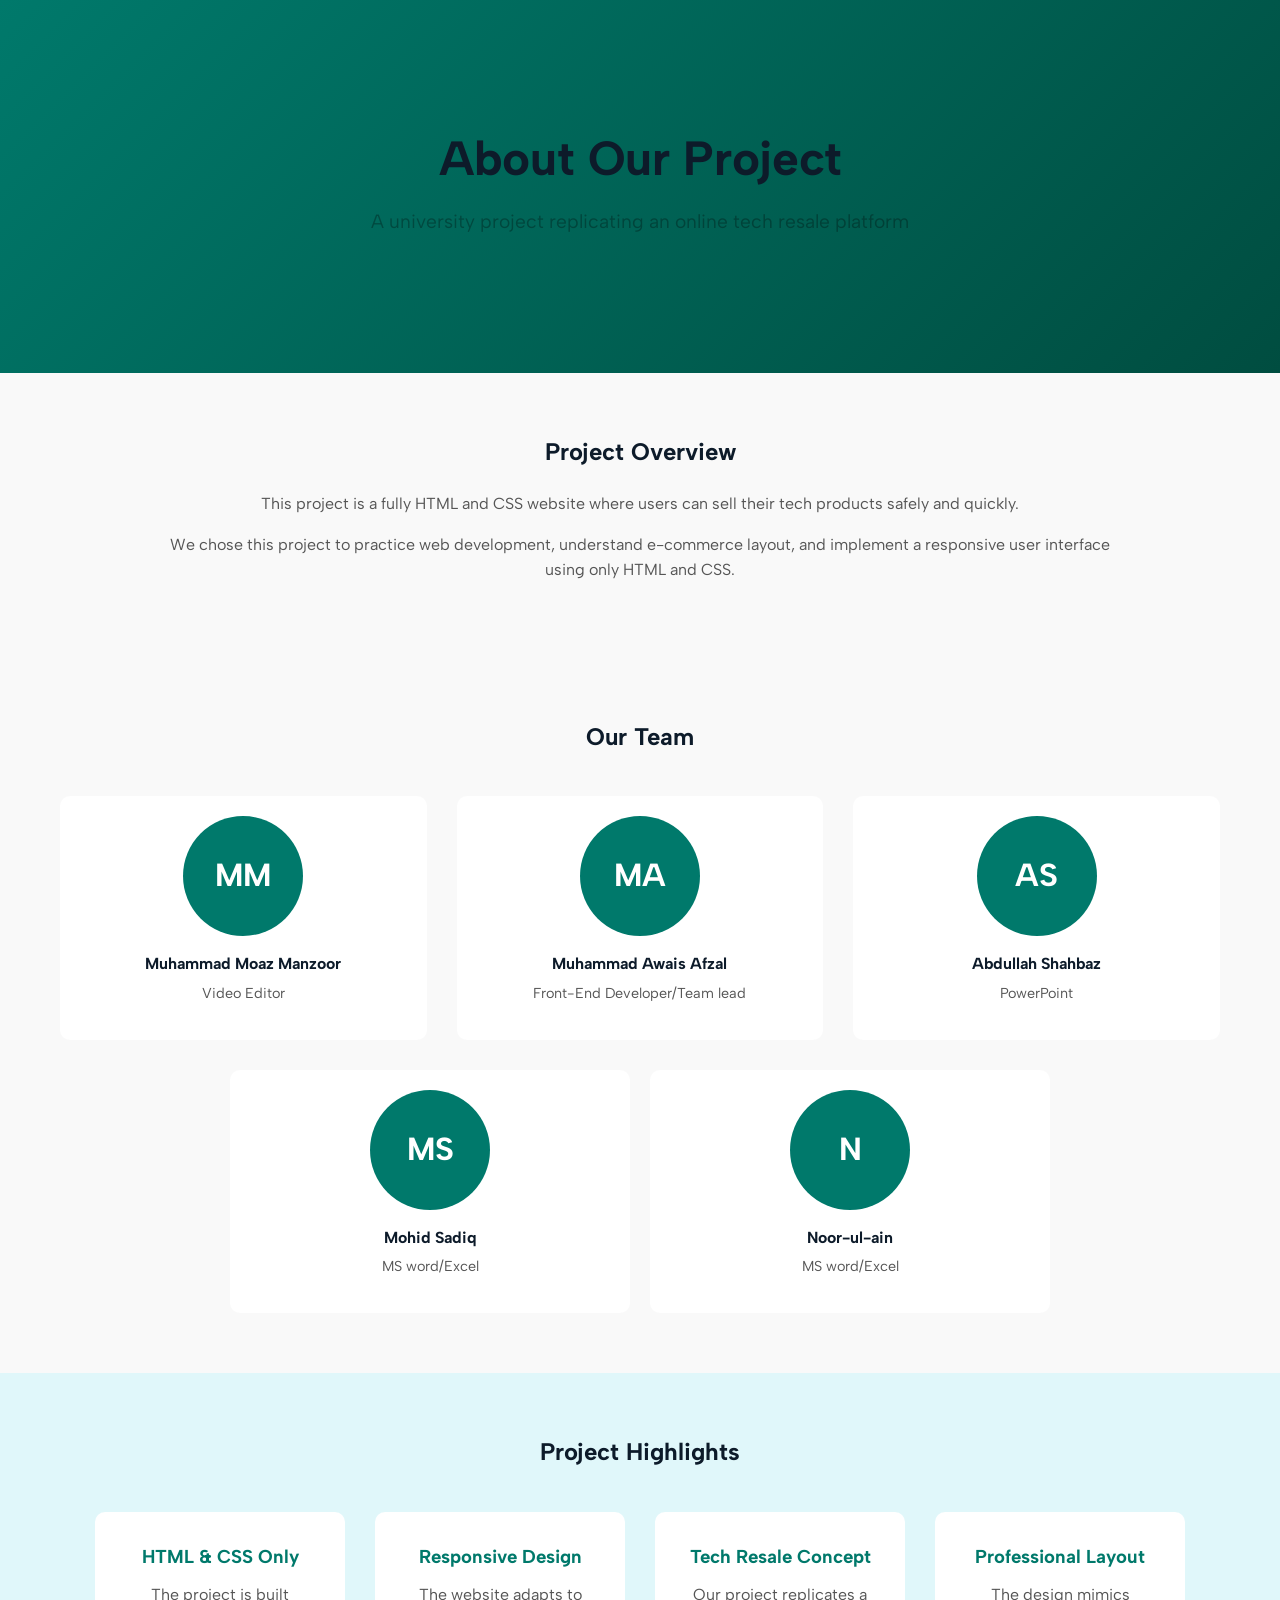
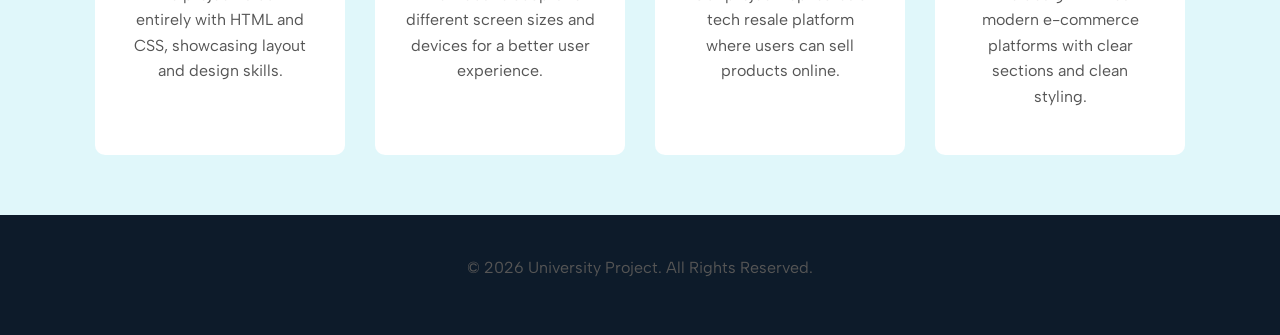
<file: About.html>
<!DOCTYPE html>
<html lang="en">

<head>
    <meta charset="UTF-8">
    <meta name="viewport" content="width=device-width, initial-scale=1.0">
    <title>About Our Project</title>
    <link href="https://fonts.googleapis.com/css2?family=Albert+Sans:wght@400;700&display=swap" rel="stylesheet">
    <style>
        /* Global Styles */
        * {
            box-sizing: border-box;
            margin: 0;
            padding: 0;
        }

        body {
            font-family: 'Albert Sans', sans-serif;
            color: #333;
            line-height: 1.6;
            background-color: #f9f9f9;
        }

        section {
            padding: 60px 20px;
        }

        h1,
        h2,
        h3,
        h4 {
            color: #0d1b2a;
            margin-bottom: 20px;
        }

        p {
            color: #555;
            margin-bottom: 15px;
        }

        /* Hero Section */
        .hero {
            background: linear-gradient(135deg, #00796b, #004d40);
            color: #fff;
            text-align: center;
            padding: 120px 20px;
        }

        .hero h1 {
            font-size: 3rem;
            margin-bottom: 10px;
        }

        .hero p {
            font-size: 1.2rem;
            color: #0000004c;
        }

        /* Project Overview */
        .project-overview {
            max-width: 1000px;
            margin: 0 auto;
            text-align: center;
        }

        /* Team Section */
        .team {
            max-width: 1200px;
            margin: 0 auto;
            text-align: center;
        }

        .team-grid {
            display: grid;
            grid-template-columns: repeat(auto-fit, minmax(200px, 1fr));
            gap: 30px;
            margin-top: 40px;
        }

        .team-member {
            background: #fff;
            padding: 20px;
            border-radius: 10px;
            transition: transform 0.3s ease, box-shadow 0.3s ease;
        }

        .team-member:hover {
            transform: translateY(-10px);
            box-shadow: 0 10px 20px rgba(0, 0, 0, 0.1);
        }

        .avatar {
            width: 120px;
            height: 120px;
            border-radius: 50%;
            background-color: #00796b;
            color: #fff;
            display: flex;
            justify-content: center;
            align-items: center;
            font-size: 2rem;
            font-weight: bold;
            margin: 0 auto 15px;
        }

        .team-member h4 {
            margin-bottom: 5px;
        }

        .team-member p {
            font-size: 0.9rem;
            color: #555;
        }

        .flex {
            display: flex;
            justify-content: center;
            gap: 20px;
            margin-top: 30px;
        }

        .below {
            width: 400px;
        }

        /* Project Highlights Section */
        .highlights {
            background-color: #e0f7fa;
            text-align: center;
        }

        .highlights-grid {
            display: flex;
            flex-wrap: wrap;
            justify-content: center;
            gap: 30px;
            margin-top: 40px;
        }

        .highlight-card {
            background: #fff;
            padding: 30px;
            border-radius: 10px;
            width: 250px;
            transition: transform 0.3s ease;
        }

        .highlight-card:hover {
            transform: translateY(-10px);
        }

        .highlight-card h3 {
            margin-bottom: 10px;
            color: #00796b;
        }

        /* Footer */
        footer {
            background: #0d1b2a;
            color: #fff;
            text-align: center;
            padding: 40px 20px;
        }

        /* Responsive */
        @media(max-width:768px) {
            .hero h1 {
                font-size: 2.2rem;
            }

            .hero p {
                font-size: 1rem;
            }

            .highlights-grid {
                flex-direction: column;
                align-items: center;
            }
        }
    </style>
</head>

<body>

    <!-- Hero Section -->
    <section class="hero">
        <h1>About Our Project</h1>
        <p>A university project replicating an online tech resale platform</p>
    </section>

    <!-- Project Overview -->
    <section class="project-overview">
        <h2>Project Overview</h2>
        <p>This project is a fully HTML and CSS website where users can sell their tech products safely and quickly.</p>
        <p>We chose this project to practice web development, understand e-commerce layout, and implement a responsive
            user interface using only HTML and CSS.</p>
    </section>

    <!-- Team Section -->
    <section class="team">
        <h2>Our Team</h2>
        <div class="team-grid">
            <div class="team-member">
                <div class="avatar">MM</div>
                <h4>Muhammad Moaz Manzoor</h4>
                <p>Video Editor</p>
            </div>
            <div class="team-member">
                <div class="avatar">MA</div>
                <h4>Muhammad Awais Afzal</h4>
                <p>Front-End Developer/Team lead</p>
            </div>
            <div class="team-member">
                <div class="avatar">AS</div>
                <h4>Abdullah Shahbaz</h4>
                <p>PowerPoint</p>
            </div>
        </div>
        <div class="flex">
            <div class="team-member below">
                <div class="avatar">MS</div>
                <h4>Mohid Sadiq</h4>
                <p>MS word/Excel</p>
            </div>
            <div class="team-member below">

                <div class="avatar">N</div>
                <h4>Noor-ul-ain</h4>
                <p>MS word/Excel</p>
            </div>
        </div>
    </section>

    <!-- Project Highlights Section -->
    <section class="highlights">
        <h2>Project Highlights</h2>
        <div class="highlights-grid">
            <div class="highlight-card">
                <h3>HTML & CSS Only</h3>
                <p>The project is built entirely with HTML and CSS, showcasing layout and design skills.</p>
            </div>
            <div class="highlight-card">
                <h3>Responsive Design</h3>
                <p>The website adapts to different screen sizes and devices for a better user experience.</p>
            </div>
            <div class="highlight-card">
                <h3>Tech Resale Concept</h3>
                <p>Our project replicates a tech resale platform where users can sell products online.</p>
            </div>
            <div class="highlight-card">
                <h3>Professional Layout</h3>
                <p>The design mimics modern e-commerce platforms with clear sections and clean styling.</p>
            </div>
        </div>
    </section>

    <!-- Footer -->
    <footer>
        <p>&copy; 2026 University Project. All Rights Reserved.</p>
    </footer>

</body>

</html>
</file>
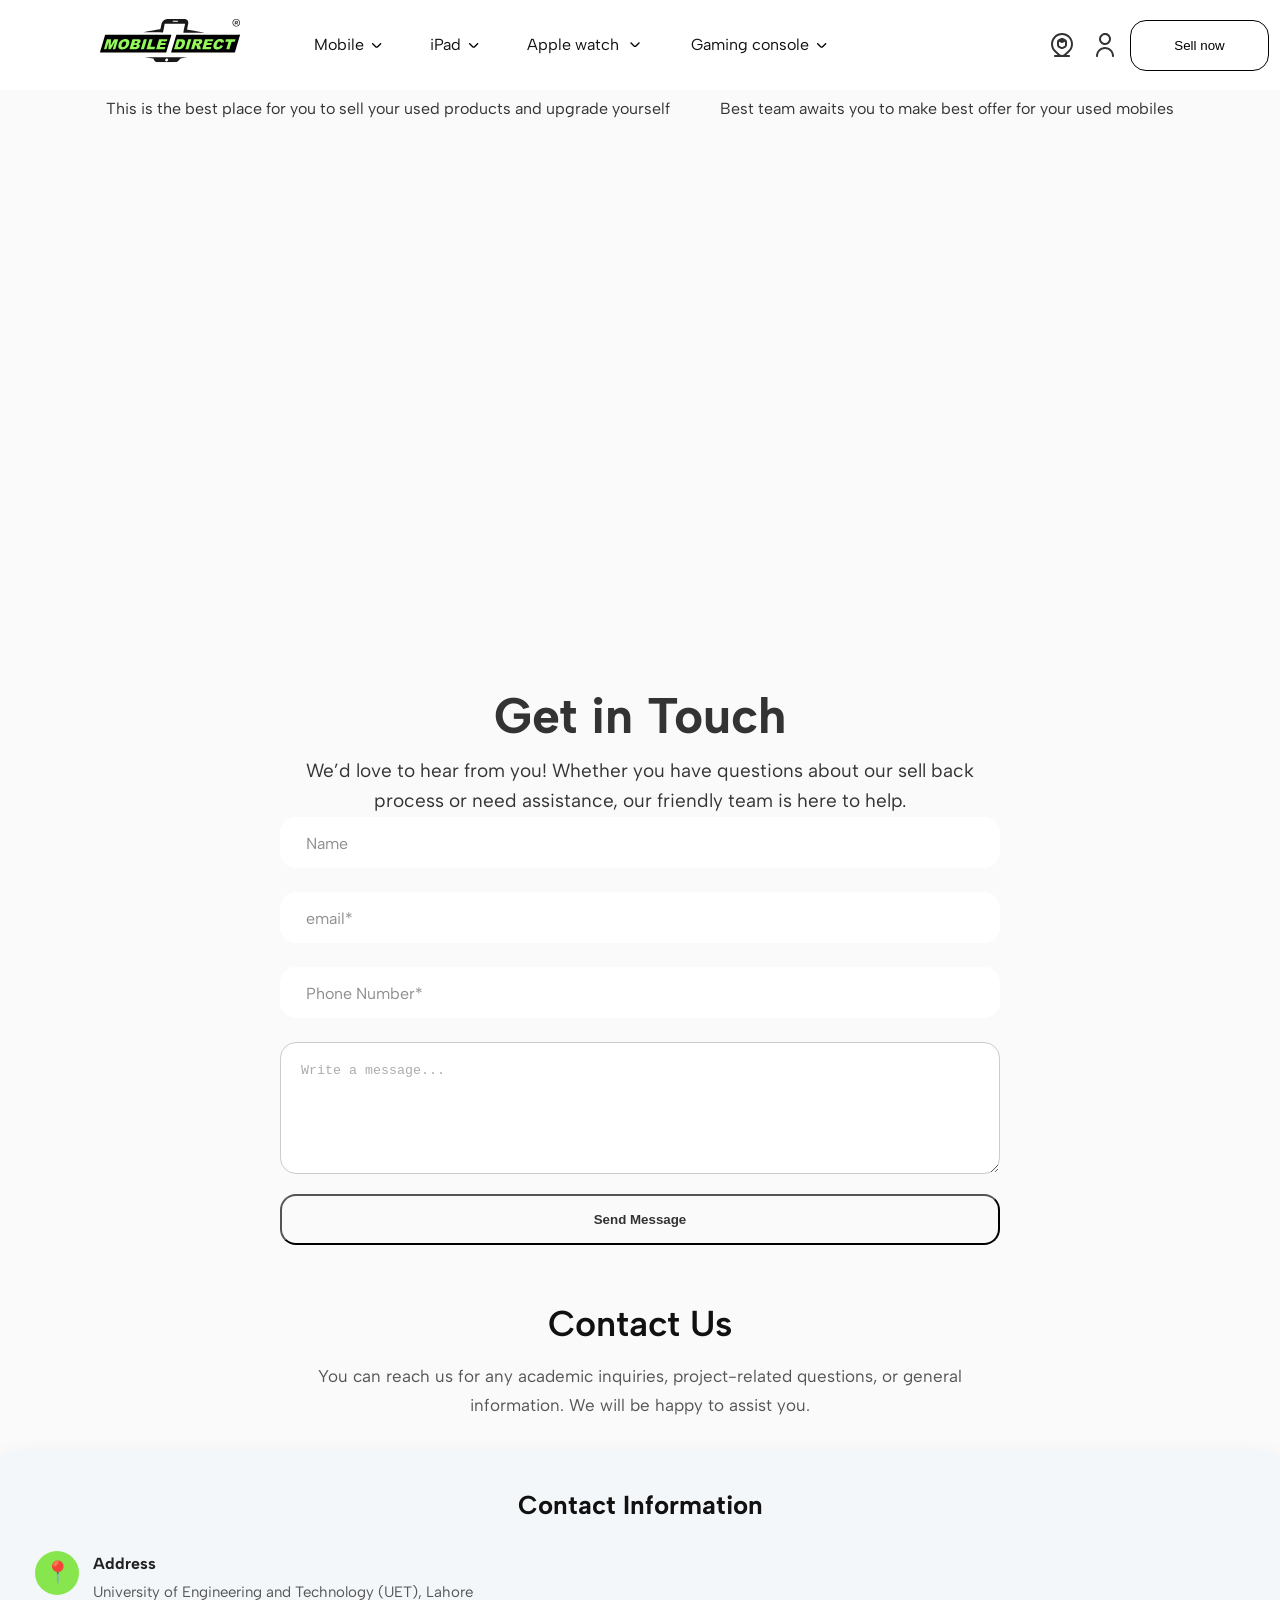
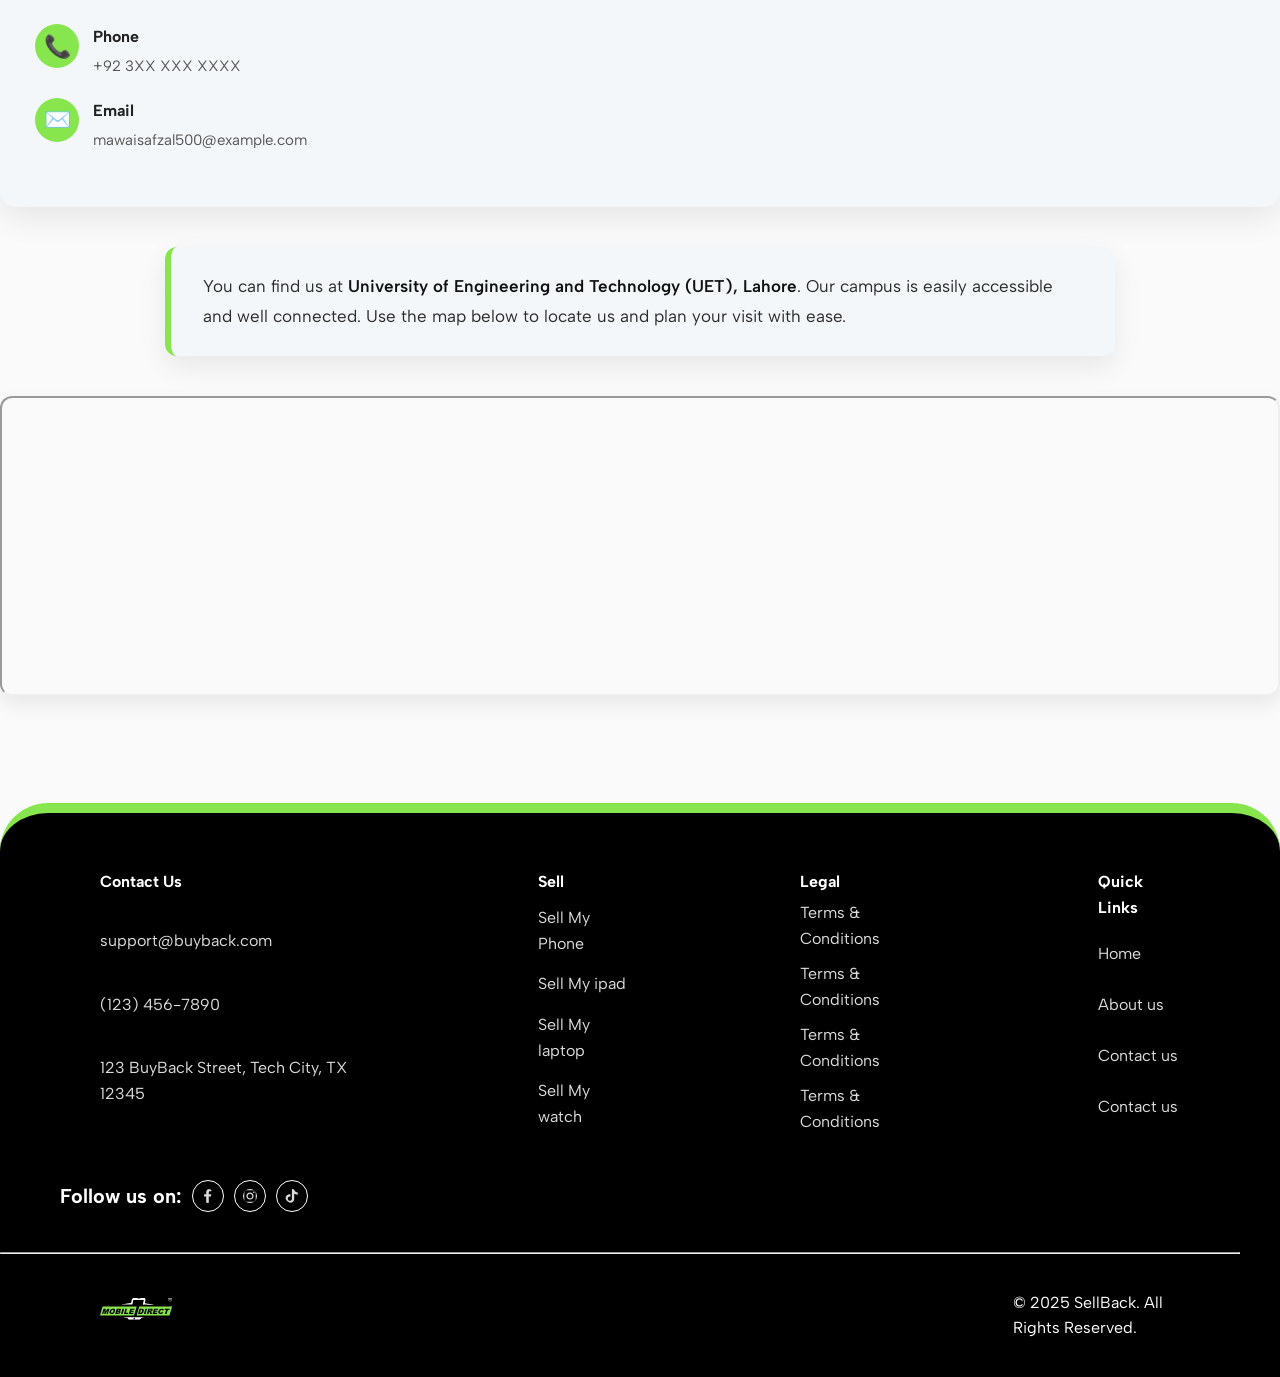
<file: contact.html>
<!DOCTYPE html>
<html lang="en">

<head>
  <meta charset="UTF-8">
  <meta name="viewport" content="width=device-width, initial-scale=1.0">
  <title>Document</title>
  <link rel="stylesheet" href="contact.css">
</head>

<body>

  <section class="navbar">
    <span class="nav-start">
      <a href="index.html">
        <svg width="140" height="44" viewBox="0 0 140 44" fill="none" xmlns="http://www.w3.org/2000/svg">
          <path d="M6.5432 17.0125L1.30859 32.7163L64.7781 32.0619L69.3584 17.0125H6.5432Z" fill="#93F859"
            stroke="#93F859" />
          <path d="M77.0091 17.0125L71.9758 32.7163L133.004 32.0619L137.408 17.0125H77.0091Z" fill="#93F859"
            stroke="#93F859" />
          <mask id="mask0_9475_2689" style="mask-type: luminance" maskUnits="userSpaceOnUse" x="0" y="0" width="140"
            height="44">
            <path d="M140 0H0V43.1855H140V0Z" fill="white" />
          </mask>
          <g mask="url(#mask0_9475_2689)">
            <path
              d="M33.1133 33.4936C22.3076 33.4936 11.4927 33.4936 0.687028 33.4936C0.529214 33.4936 0.380682 33.4936 0.222868 33.4751C0.027921 33.4472 -0.0184951 33.373 0.00935451 33.178C0.0279209 33.0481 0.0650537 32.9181 0.11147 32.7881C1.39255 28.4622 2.67363 24.1269 3.95472 19.8009C4.27963 18.7055 4.58597 17.5915 4.9016 16.4961C4.92945 16.3847 4.96659 16.2826 5.013 16.1712C5.10583 15.9484 5.31006 15.7813 5.55143 15.7534C5.71853 15.7256 5.87634 15.7163 6.04344 15.707C11.2235 15.707 16.3942 15.707 21.5742 15.7163C24.3592 15.7163 27.1442 15.7256 29.9291 15.7256C42.8885 15.7256 55.8478 15.7256 68.8165 15.7256C69.5034 15.7256 70.1811 15.7349 70.868 15.7256C71.3136 15.7163 71.4343 15.8556 71.3044 16.2919C71.0908 17.0438 70.8495 17.7958 70.6267 18.5477C69.1971 23.3842 67.7675 28.2208 66.3378 33.0481C66.3193 33.113 66.3007 33.1873 66.2729 33.2523C66.2264 33.4194 66.0686 33.5215 65.8923 33.5122C65.688 33.5122 65.4745 33.5122 65.2703 33.5122C56.5255 33.5122 47.7714 33.5122 39.0267 33.5122C37.0493 33.5029 35.0813 33.5029 33.1133 33.4936ZM14.6768 23.1893L14.7604 23.2171C14.7511 23.3471 14.7232 23.4771 14.6954 23.5978C14.2405 25.148 13.7856 26.6891 13.3215 28.2301C13.1544 28.7871 12.9873 29.3348 12.8295 29.8918C12.7459 30.1703 12.8387 30.2817 13.1265 30.2817C13.7021 30.2909 14.2869 30.2909 14.8625 30.2817C15.1317 30.2817 15.2524 30.1888 15.3452 29.9289C15.3731 29.8639 15.3916 29.7897 15.4102 29.7247C15.8558 28.2115 16.3014 26.6891 16.747 25.1759C17.1926 23.6813 17.6382 22.1867 18.0745 20.6921C18.1859 20.3022 18.1116 20.2094 17.7031 20.2001C17.6753 20.2001 17.6382 20.2001 17.6103 20.2001C16.9234 20.2001 16.2457 20.2094 15.5587 20.2094C15.2338 20.2094 14.9182 20.2001 14.5933 20.2001C14.3055 20.1815 14.0363 20.3393 13.9063 20.5993C13.8692 20.6643 13.832 20.7292 13.8042 20.7849C13.3122 21.6854 12.8295 22.5859 12.3374 23.4864C11.9197 24.2476 11.5112 25.0088 11.0935 25.77C11.0192 25.9093 10.945 26.0578 10.75 26.1135C10.7686 25.7515 10.7779 25.4265 10.7964 25.0923C10.8521 23.7834 10.9078 22.4652 10.9728 21.1563C10.9821 20.9613 10.9914 20.7664 10.9821 20.5714C10.9728 20.3301 10.8893 20.2465 10.6386 20.2187C10.5644 20.2094 10.4901 20.2094 10.4251 20.2094C9.60819 20.2094 8.79127 20.2094 7.97434 20.2094C7.76083 20.2094 7.53803 20.2001 7.32452 20.2001C7.10172 20.1908 6.89749 20.3301 6.81394 20.5343C6.77681 20.6271 6.73968 20.7292 6.71183 20.8221C5.87634 23.6906 5.04085 26.5498 4.20536 29.4183C4.15895 29.5669 4.12181 29.7154 4.09396 29.8732C4.05683 30.1517 4.12181 30.2445 4.40031 30.2538C4.89232 30.2631 5.39361 30.2631 5.88562 30.2445C6.20125 30.2445 6.47047 30.0403 6.57258 29.7432C6.64685 29.5483 6.72111 29.3533 6.77681 29.1584C7.3338 27.2646 7.8908 25.3708 8.44779 23.4771C8.47564 23.3842 8.51277 23.2914 8.54062 23.1986C8.58704 23.3285 8.61488 23.4585 8.6056 23.5978C8.57775 24.8417 8.55919 26.0764 8.52205 27.3203C8.50349 28.0908 8.44779 28.8706 8.42922 29.6411C8.41994 30.1146 8.53134 30.2167 9.00478 30.2445C9.08833 30.2445 9.17188 30.2445 9.25543 30.2445C9.58034 30.2445 9.89597 30.226 10.2209 30.2538C10.5736 30.2817 10.8057 30.1238 10.9728 29.8175C12.1518 27.6824 13.3215 25.5472 14.5097 23.4121C14.5654 23.3564 14.6211 23.2728 14.6768 23.1893ZM38.4882 24.916C38.711 24.7953 38.906 24.7025 39.0916 24.6003C39.8807 24.1362 40.4099 23.4771 40.6048 22.5766C40.8647 21.3976 40.2892 20.525 39.0916 20.3301C38.6646 20.2651 38.2283 20.228 37.792 20.228C36.1674 20.2094 34.5429 20.2094 32.9183 20.2094C32.547 20.2094 32.4542 20.2836 32.3428 20.6457C32.3242 20.6921 32.3149 20.7478 32.2963 20.7942C31.563 23.3007 30.8203 25.8072 30.0869 28.3136C29.9291 28.8613 29.762 29.3998 29.6042 29.9475C29.5299 30.1981 29.5856 30.2631 29.8456 30.2817C29.8827 30.2817 29.9291 30.2817 29.9663 30.2817C31.303 30.2817 32.6398 30.2817 33.9673 30.2631C34.775 30.2538 35.5826 30.2538 36.3809 30.1517C37.9962 29.9475 39.0545 29.0006 39.6394 27.4967C39.76 27.1996 39.8157 26.8747 39.7786 26.5591C39.7136 26.0485 39.4351 25.6586 39.0452 25.343C38.8874 25.1945 38.7017 25.0645 38.4882 24.916ZM18.288 27.3482C18.3158 27.6545 18.3622 27.9609 18.4272 28.2672C18.715 29.3255 19.4577 29.9289 20.4881 30.2167C21.5093 30.4952 22.5768 30.5416 23.6258 30.3559C25.139 30.1053 26.4108 29.4462 27.4134 28.2951C28.6295 26.8933 29.2607 25.2502 29.3628 23.4028C29.4185 22.3445 29.0844 21.4533 28.1932 20.8128C27.8497 20.5714 27.4784 20.4043 27.0699 20.3022C26.0766 20.033 25.0369 19.9866 24.025 20.1723C22.484 20.46 21.1565 21.147 20.1353 22.3631C18.9564 23.7556 18.3808 25.3801 18.288 27.3482ZM67.3404 20.228C67.1641 20.2187 67.0155 20.2001 66.8763 20.2001C65.2146 20.2001 63.5436 20.2001 61.8819 20.2094C61.1021 20.2094 60.3316 20.2001 59.5518 20.2001C59.1805 20.2001 59.0784 20.2837 58.9763 20.6364C58.8741 20.9892 58.7813 21.3512 58.6699 21.7133C57.8623 24.4332 57.0546 27.1625 56.247 29.8825C56.2099 30.0032 56.182 30.1238 56.1449 30.2631C56.2284 30.2724 56.2748 30.2724 56.312 30.2724C58.8277 30.3095 61.3435 30.1888 63.8499 30.3466C64.3977 30.3838 64.639 30.1795 64.8061 29.6504C64.834 29.5576 64.8525 29.474 64.8804 29.3812C64.9454 29.1213 65.0011 28.8613 65.0846 28.6014C65.2424 28.1187 65.1867 28.0351 64.6762 28.0351H64.6483C63.1537 28.0351 61.6684 28.0351 60.1738 28.0351C60.0995 28.0351 60.016 28.0258 59.9232 28.0166C60.0902 27.4224 60.2388 26.8562 60.4059 26.2992C60.4523 26.1135 60.6287 25.9835 60.8236 25.9928C60.8979 25.9928 60.9722 25.9928 61.0371 25.9928C62.0954 25.9928 63.1444 26.0021 64.2027 25.9928C64.4162 25.9928 64.639 25.9743 64.8525 25.9557C65.1496 25.9371 65.4095 25.7329 65.4838 25.4451C65.5952 25.1016 65.7066 24.7582 65.7994 24.4054C65.883 24.0898 65.7994 23.9876 65.4745 23.9691C65.4188 23.9691 65.3724 23.9691 65.3167 23.9691C64.2213 23.9691 63.1259 23.9691 62.0304 23.9691C61.8633 23.9691 61.6962 23.9691 61.5384 23.9505C61.2971 23.9227 61.2135 23.8484 61.2506 23.607C61.2971 23.31 61.3713 23.0222 61.4549 22.7344C61.5199 22.5302 61.7055 22.3909 61.919 22.3817C62.0119 22.3724 62.1047 22.3724 62.1975 22.3724C63.1723 22.3724 64.147 22.3909 65.1125 22.3817C65.4559 22.3817 65.7901 22.3538 66.1336 22.3352C66.5514 22.3074 66.8391 22.1032 66.9691 21.704C67.0991 21.3048 67.2105 20.8963 67.3219 20.4879C67.3497 20.4043 67.3497 20.3208 67.3404 20.228ZM52.8215 27.8402V27.8495C52.1995 27.8495 51.5776 27.8495 50.9556 27.8495C50.8535 27.8495 50.7513 27.8495 50.6492 27.8309C50.5007 27.8216 50.3893 27.7009 50.3986 27.5524C50.3986 27.5338 50.3986 27.5153 50.4079 27.4967C50.4264 27.376 50.4543 27.2553 50.4914 27.1347C50.7699 26.1878 51.0577 25.2316 51.3455 24.2847C51.7075 23.0779 52.0603 21.8711 52.413 20.6643C52.5244 20.2744 52.4687 20.2094 52.0696 20.2094C51.3548 20.2094 50.6399 20.2094 49.9251 20.2094C49.5817 20.2094 49.4517 20.2929 49.3403 20.5993C49.3125 20.6735 49.2939 20.7571 49.266 20.8406C48.5419 23.2728 47.8271 25.7143 47.103 28.1465C46.9359 28.7035 46.7689 29.2512 46.611 29.8082C46.5089 30.1795 46.6018 30.3002 47.0009 30.3095C47.2144 30.3095 47.4372 30.2909 47.6508 30.2909C49.1732 30.2909 50.6956 30.2817 52.2181 30.2817C52.5152 30.2817 52.8122 30.3095 53.1186 30.3281C53.3971 30.3374 53.6756 30.3559 53.9541 30.3466C54.1954 30.3374 54.4182 30.1981 54.5296 29.9846C54.6039 29.8732 54.6596 29.7525 54.6967 29.6226C54.836 29.112 54.9659 28.6107 55.1052 28.1001C55.1423 28.0166 55.1052 27.9144 55.0123 27.8773C54.9938 27.868 54.9659 27.8587 54.9381 27.8587C54.8638 27.8495 54.7895 27.8495 54.7246 27.8495C54.084 27.8402 53.4528 27.8402 52.8215 27.8402ZM41.5238 30.3466C41.5238 30.3374 41.5238 30.3281 41.5238 30.3188C42.0066 30.3095 42.4986 30.3002 42.9813 30.2817C43.1391 30.2724 43.2877 30.2538 43.4455 30.2352C43.724 30.2074 43.956 30.0217 44.0582 29.7618C44.151 29.539 44.2345 29.3162 44.2995 29.0934C45.1257 26.3363 45.9519 23.5699 46.7689 20.8128C46.7967 20.7107 46.8246 20.6178 46.8338 20.5064C46.8524 20.3208 46.7781 20.2372 46.5925 20.2094C46.4718 20.2001 46.3418 20.2001 46.2211 20.2094C45.6642 20.2094 45.1072 20.228 44.5502 20.2001C44.0025 20.1723 43.8075 20.2837 43.6404 20.8221C43.6311 20.8592 43.6218 20.9056 43.6126 20.9428C43.1391 22.5673 42.675 24.2012 42.1829 25.8164C41.8023 27.079 41.5146 28.3786 41.004 29.604C40.9761 29.6597 40.9669 29.7247 40.9483 29.7804C40.874 30.1424 41.0225 30.3281 41.4032 30.3374C41.4403 30.3466 41.4867 30.3466 41.5238 30.3466Z"
              fill="black" />
            <path
              d="M102.932 33.4937C92.5814 33.4937 82.2306 33.4937 71.8798 33.4937C71.722 33.5029 71.5735 33.4937 71.4157 33.4751C71.2021 33.4473 71.1557 33.373 71.1836 33.1595C71.2114 33.0109 71.2486 32.8531 71.295 32.7046C72.0562 30.1703 72.8267 27.6452 73.5786 25.1016C74.4327 22.2053 75.2775 19.3089 76.1222 16.4126C76.2986 15.8092 76.4286 15.6978 77.0598 15.6978C80.1419 15.6978 83.2332 15.6978 86.3152 15.707C87.0857 15.707 87.8469 15.7163 88.6174 15.7163C102.032 15.7163 115.446 15.7163 128.869 15.7163C131.589 15.7163 134.319 15.7256 137.039 15.7256C137.512 15.7256 137.986 15.6885 138.459 15.6421C138.849 15.6049 139.248 15.6142 139.638 15.6885C140.009 15.7627 140.074 15.8556 139.963 16.2269C139.712 17.081 139.443 17.9257 139.192 18.7798C137.837 23.4121 136.472 28.0351 135.117 32.6675C134.903 33.3823 134.774 33.4937 134.022 33.4937H102.932ZM98.9961 25.9C99.1817 25.835 99.2931 25.7979 99.4138 25.7515C100.008 25.5472 100.565 25.278 101.038 24.8603C101.957 24.0434 102.412 23.0129 102.329 21.7783C102.31 21.2955 102.022 20.8685 101.595 20.6643C101.317 20.5157 101.011 20.4136 100.695 20.3579C100.175 20.2837 99.6459 20.2372 99.1167 20.228C98.1234 20.2094 97.1301 20.2187 96.1368 20.2094C95.5613 20.2094 94.9764 20.2001 94.4009 20.2001C94.0574 20.2001 93.9646 20.2744 93.8624 20.59C93.8439 20.6364 93.8346 20.6921 93.816 20.7385C92.9341 23.7277 92.0522 26.7262 91.1703 29.7154C91.1425 29.799 91.1146 29.8918 91.0961 29.9846C91.0682 30.161 91.1332 30.2353 91.3003 30.2631C91.3653 30.2724 91.421 30.2724 91.4859 30.2724C92.21 30.2724 92.9341 30.2724 93.6582 30.2724C94.0574 30.2724 94.1317 30.2167 94.2431 29.8268C94.5587 28.7128 94.8743 27.5988 95.1992 26.4941C95.2364 26.392 95.3106 26.2992 95.4035 26.2528C95.7934 26.1228 96.2204 26.2992 96.406 26.6519C96.5174 26.8747 96.601 27.1068 96.6567 27.3482C96.8702 28.1744 97.0652 29.0099 97.2694 29.8454C97.3622 30.2445 97.3993 30.2724 97.8171 30.2724C98.7454 30.2724 99.683 30.2724 100.611 30.2724C100.686 30.2724 100.769 30.2631 100.862 30.2538C100.778 29.8732 100.704 29.5019 100.63 29.1398C100.509 28.5829 100.407 28.0259 100.249 27.4782C100.064 26.819 99.7759 26.2064 98.9961 25.9ZM76.7813 30.291V30.2724C76.8835 30.2724 76.9856 30.2724 77.0877 30.2724C77.9046 30.2538 78.7215 30.2724 79.5385 30.2167C80.5503 30.1517 81.5158 29.7804 82.3049 29.1491C83.0846 28.5364 83.7159 27.7752 84.1708 26.8933C84.8392 25.6122 85.1084 24.229 85.0713 22.7901C85.0434 21.5462 84.3657 20.7107 83.1496 20.4136C82.7412 20.3115 82.3141 20.2558 81.8964 20.2373C80.3647 20.2094 78.8329 20.2094 77.3012 20.2001C77.0598 20.2001 76.9763 20.2651 76.902 20.5065C76.8835 20.5529 76.8742 20.6086 76.8556 20.655C76.2615 22.6787 75.6674 24.6932 75.0732 26.7169C74.7669 27.7659 74.4513 28.8149 74.1449 29.8639C74.0521 30.1981 74.1171 30.2817 74.4513 30.2817C75.2311 30.291 76.0108 30.291 76.7813 30.291ZM105.958 28.0537C106.107 27.5153 106.246 27.0233 106.376 26.5405C106.506 26.0764 106.608 25.9928 107.091 25.9928C108.177 25.9928 109.263 25.9928 110.349 25.9928C110.544 25.9836 110.739 25.965 110.934 25.9371C111.176 25.9093 111.389 25.7515 111.473 25.5194C111.621 25.1109 111.751 24.7025 111.863 24.2847C111.909 24.0991 111.835 24.0155 111.649 23.9877C111.538 23.9691 111.426 23.9691 111.306 23.9691C110.173 23.9691 109.05 23.9691 107.917 23.9691C107.787 23.9691 107.648 23.9691 107.518 23.9505C107.295 23.9227 107.24 23.867 107.267 23.6535C107.295 23.4492 107.332 23.245 107.388 23.0501C107.518 22.5302 107.769 22.3538 108.298 22.3631C109.291 22.3817 110.284 22.391 111.278 22.391C111.612 22.391 111.937 22.3631 112.271 22.3353C112.522 22.326 112.754 22.1774 112.874 21.9546C113.116 21.5183 113.246 21.0356 113.348 20.5529C113.394 20.3394 113.301 20.2465 113.088 20.2187C112.902 20.2001 112.717 20.2001 112.531 20.2001C110.804 20.2001 109.078 20.2094 107.342 20.2094C106.766 20.2094 106.181 20.2001 105.606 20.2094C105.244 20.2187 105.104 20.3301 104.993 20.6643C104.974 20.72 104.956 20.785 104.937 20.8407C104.065 23.7927 103.201 26.7448 102.329 29.6968C102.301 29.799 102.273 29.8918 102.254 29.9939C102.227 30.1146 102.301 30.226 102.422 30.2538C102.431 30.2538 102.44 30.2538 102.449 30.2538C102.524 30.2631 102.598 30.2631 102.663 30.2631C104.993 30.291 107.323 30.2074 109.644 30.3281C110.489 30.3745 110.795 30.0867 110.971 29.2605C111.046 28.9078 111.129 28.555 111.203 28.2022C111.203 28.1465 111.203 28.0908 111.185 28.0351L105.958 28.0537ZM117.312 30.4673C118.435 30.4673 119.345 30.291 120.19 29.8639C121.285 29.3162 122.083 28.4715 122.724 27.4596C122.956 27.0883 122.928 26.9954 122.492 26.8469C122.018 26.6798 121.536 26.522 121.053 26.3549C120.654 26.2064 120.487 26.262 120.245 26.6241C120.078 26.8933 119.883 27.1532 119.679 27.3946C119.094 28.0351 118.342 28.2301 117.507 28.0723C116.829 27.9423 116.569 27.6267 116.569 26.9397C116.569 25.6958 116.95 24.489 117.655 23.4678C118.054 22.8737 118.695 22.4838 119.41 22.4095C120.347 22.2796 120.802 22.5766 121.09 23.4771C121.164 23.6999 121.201 23.7463 121.452 23.7185C121.768 23.6813 122.083 23.6163 122.399 23.5421C122.826 23.44 123.244 23.3378 123.68 23.3843C123.875 23.4028 123.94 23.3378 123.977 23.1522C123.986 23.0686 123.996 22.9851 123.996 22.9015C124.014 21.6204 123.123 20.5157 121.833 20.228C121.127 20.0702 120.394 20.0237 119.679 20.098C118.491 20.2187 117.386 20.5343 116.421 21.2677C114.945 22.3631 113.914 23.9598 113.524 25.7608C113.32 26.6612 113.32 27.571 113.626 28.4529C113.942 29.3626 114.545 29.9568 115.483 30.2074C116.068 30.3652 116.69 30.4581 117.312 30.4673ZM128.498 22.7344C128.433 22.9944 128.396 23.1986 128.331 23.3935C127.718 25.4451 127.115 27.4967 126.502 29.539C126.465 29.6504 126.437 29.7525 126.419 29.8732C126.372 30.1703 126.465 30.2817 126.762 30.2817C127.505 30.291 128.257 30.2817 128.999 30.2817C129.213 30.291 129.408 30.161 129.482 29.9568C129.519 29.8639 129.556 29.7618 129.584 29.6597C129.881 28.6478 130.169 27.636 130.466 26.6241C130.772 25.5844 131.079 24.5447 131.394 23.5049C131.589 22.8737 131.738 22.753 132.388 22.7344C132.908 22.7159 133.418 22.753 133.938 22.7623C134.736 22.7808 134.941 22.6045 135.117 21.8432C135.191 21.4905 135.312 21.147 135.405 20.8035C135.433 20.7293 135.451 20.6457 135.47 20.5622C135.498 20.3672 135.414 20.2465 135.219 20.2094C135.108 20.1908 134.996 20.1908 134.876 20.1908C132.481 20.1908 130.095 20.1908 127.7 20.1908C127.254 20.1908 126.809 20.1816 126.363 20.2001C126.075 20.2094 125.945 20.3115 125.88 20.5529C125.75 21.0635 125.611 21.574 125.5 22.0846C125.444 22.2888 125.425 22.5116 125.444 22.7251L128.498 22.7344ZM89.8428 20.2001V20.2094C89.555 20.2094 89.2673 20.2187 88.9702 20.2094C88.3204 20.1908 88.274 20.228 88.0883 20.8592C87.457 23.0315 86.8165 25.2038 86.1852 27.376C85.9624 28.128 85.7675 28.8892 85.4611 29.6133C85.2476 30.1146 85.4426 30.3559 85.9903 30.3374C86.0274 30.3374 86.0738 30.3281 86.111 30.3281C86.473 30.3095 86.8351 30.291 87.1971 30.2817C87.4942 30.2724 87.8005 30.2817 88.0976 30.2817C88.2832 30.3002 88.4503 30.1796 88.4968 30.0032C88.5246 29.9289 88.5432 29.8454 88.571 29.7711C89.1002 27.9609 89.6386 26.1414 90.1677 24.3311C90.5298 23.115 90.8918 21.8989 91.2539 20.6736C91.3745 20.2744 91.3003 20.2001 90.8825 20.2001C90.5483 20.2094 90.1956 20.2001 89.8428 20.2001Z"
              fill="black" />
            <path
              d="M42.7305 13.3303C42.814 13.2189 42.944 13.1539 43.0832 13.1539C46.3602 12.6155 49.6372 12.0771 52.9141 11.5386C55.2257 11.158 57.5465 10.7496 59.858 10.369C60.2107 10.3133 60.3778 10.1369 60.4428 9.80269C60.6842 8.67015 60.9255 7.5376 61.1855 6.41433C61.3433 5.70881 61.529 5.01257 61.7053 4.30704C61.956 3.27661 62.513 2.43183 63.2835 1.72631C64.1375 0.937239 65.103 0.343114 66.2634 0.15745C66.9503 0.0553345 67.6373 -0.000364752 68.3335 0.00891848C72.6224 -0.00964795 76.9205 -0.000364752 81.2186 -0.000364752C82.2119 -0.000364752 83.2052 0.00891848 84.1985 0.0182017C84.7648 0.0182017 85.3311 0.111034 85.8788 0.287415C87.2063 0.733009 87.9397 1.6799 88.2182 3.01668C88.3667 3.71292 88.2553 4.39987 88.1253 5.07755C87.8004 6.82279 87.4755 8.56803 87.1413 10.3133C87.0763 10.6382 87.1599 10.796 87.5312 10.8517C91.0031 11.4087 94.475 11.9564 97.947 12.5412C99.8779 12.8661 101.79 13.2375 103.712 13.5902C103.805 13.5995 103.897 13.6459 103.972 13.7016H103.656C99.7293 13.7016 95.8118 13.7016 91.885 13.6924C90.4554 13.6831 89.0258 13.6181 87.6055 13.6274C86.3522 13.6367 85.099 13.7016 83.8551 13.7481C83.7808 13.7573 83.7065 13.7573 83.6415 13.7481C83.4002 13.7202 83.3073 13.6274 83.3259 13.386C83.3352 13.2653 83.3538 13.1446 83.3909 13.024C83.8829 10.6196 84.3842 8.20599 84.8855 5.80164C84.9226 5.60669 84.9876 5.42103 85.0155 5.22608C85.0526 4.92902 84.969 4.8269 84.672 4.79905C84.5699 4.78977 84.4678 4.78977 84.3656 4.78977C82.3883 4.79905 80.411 4.79905 78.4337 4.80833C75.1846 4.80833 71.9354 4.80833 68.6863 4.80833C67.6095 4.80833 66.5326 4.79905 65.4557 4.79905C65.3815 4.79905 65.3072 4.79905 65.2422 4.79905C64.8152 4.80833 64.6667 4.92902 64.5924 5.34676C64.4439 6.10798 64.3046 6.86921 64.1561 7.63043C63.8033 9.39423 63.4413 11.1488 63.07 12.9126C63.0514 12.9961 63.0328 13.0704 63.005 13.1539C62.9493 13.3396 62.7822 13.4696 62.5872 13.4696C62.4758 13.4788 62.3552 13.4696 62.2438 13.4696C59.301 13.2746 56.3489 13.3489 53.3969 13.3489C51.7816 13.3489 50.1663 13.3396 48.551 13.3396C46.7594 13.3396 44.9677 13.3396 43.1761 13.3489L42.7305 13.3303ZM75.4538 1.78201C74.7482 1.79129 74.052 1.78201 73.3465 1.79129C73.2165 1.79129 73.0773 1.81914 72.9566 1.86556C72.7616 1.96767 72.6502 2.19047 72.6966 2.41327C72.7338 2.59893 72.8452 2.68248 73.1144 2.70105C73.1701 2.70105 73.2165 2.71033 73.2722 2.71033C74.6183 2.71033 75.9643 2.71033 77.3011 2.71033C77.4496 2.71033 77.5889 2.68248 77.7189 2.62678C77.9602 2.55252 78.0995 2.30187 78.0345 2.06051C77.9881 1.84699 77.8952 1.78201 77.561 1.78201C76.8648 1.78201 76.1593 1.78201 75.4538 1.78201Z"
              fill="#1A1818" />
            <path
              d="M87.8099 38.2093C87.7449 38.2371 87.68 38.265 87.615 38.2743C85.3034 38.6734 82.9919 39.0633 80.6711 39.4625C80.3369 39.5089 80.0492 39.7039 79.8821 40.0009C79.6871 40.3166 79.4922 40.6415 79.2694 40.9293C78.3225 42.1732 77.0414 42.8787 75.5004 43.1201C75.2219 43.1572 74.9434 43.1851 74.6649 43.1758C68.9836 43.1758 63.3023 43.1758 57.6116 43.1758C57.0639 43.1851 56.5162 43.0922 55.9964 42.9066C55.2259 42.6374 54.5946 42.0711 54.2233 41.3377C54.0376 40.9757 53.8984 40.6043 53.7963 40.2145C53.6849 39.7967 53.4621 39.5832 53.035 39.5182C50.8256 39.1933 48.6162 38.8498 46.4068 38.5063C45.8962 38.4321 45.3857 38.3485 44.8751 38.265C44.8194 38.2557 44.773 38.2371 44.7266 38.2093C44.7266 38.1721 44.7266 38.1629 44.7266 38.1536C44.7358 38.1443 44.7451 38.135 44.7544 38.135C59.0227 38.1257 73.2817 38.1257 87.55 38.1257C87.615 38.1257 87.6707 38.1257 87.7356 38.135C87.7635 38.1536 87.7728 38.1814 87.8099 38.2093ZM66.3286 42.4053C67.294 42.4146 68.1202 41.6905 68.1852 40.7529C68.2409 40.0009 67.9346 39.4996 67.1084 39.4161C66.1986 39.3233 65.2424 40.0659 65.1218 40.9664C64.9918 41.8112 65.4931 42.396 66.3286 42.4053Z"
              fill="#1A1818" />
            <path
              d="M35.1461 26.113C35.3968 26.113 35.6381 26.1037 35.8888 26.113C36.5572 26.1409 36.8635 26.6329 36.6036 27.2548C36.4272 27.6726 36.093 27.9232 35.6567 28.0346C35.4246 28.0903 35.1926 28.1182 34.9512 28.1182C34.5799 28.1275 34.2085 28.1275 33.8372 28.1089C33.4844 28.0903 33.373 27.9418 33.4566 27.5983C33.5401 27.2363 33.6515 26.8835 33.7537 26.5308C33.8094 26.2801 34.0507 26.1037 34.3106 26.1223C34.5891 26.113 34.8676 26.1223 35.1461 26.113Z"
              fill="black" />
            <path
              d="M34.5244 24.1636C34.543 23.9965 34.5708 23.8201 34.608 23.653C34.7194 23.2538 34.84 22.8639 34.9607 22.4647C34.9793 22.344 35.0814 22.2605 35.1928 22.2605C35.6755 22.2605 36.1583 22.2605 36.6503 22.2605C36.706 22.2605 36.7524 22.2698 36.7988 22.2791C37.3744 22.409 37.5507 22.7154 37.3744 23.2817C37.2537 23.7272 36.8731 24.0522 36.4182 24.1171C35.8055 24.2378 35.1835 24.1728 34.5244 24.1636Z"
              fill="black" />
            <path
              d="M26.1602 23.9224C26.1416 25.1757 25.6867 26.3732 24.8698 27.3294C24.1829 28.1556 23.0874 28.2484 22.2984 28.0256C21.8528 27.8956 21.6021 27.5707 21.5 27.1251C21.3886 26.6517 21.4629 26.1782 21.5557 25.7141C21.7042 24.9436 22.0199 24.2102 22.4748 23.5697C22.8368 23.0591 23.301 22.6785 23.9229 22.5207C24.3592 22.4093 24.8048 22.4093 25.2411 22.5299C25.8353 22.6878 26.1416 23.0776 26.1602 23.6903C26.1602 23.7553 26.1602 23.8389 26.1602 23.9224Z"
              fill="black" />
            <path
              d="M95.8862 24.2564C95.9234 24.0986 95.9512 23.9779 95.9883 23.848C96.0719 23.5509 96.1462 23.2538 96.2297 22.9568C96.2576 22.8268 96.304 22.6969 96.3597 22.5762C96.4711 22.3162 96.731 22.1584 97.0095 22.1863C97.4272 22.2048 97.8543 22.242 98.272 22.2698C98.2906 22.2698 98.3091 22.2698 98.337 22.2791C99.0797 22.3441 99.1632 22.8454 99.0239 23.3467C98.9404 23.6437 98.7362 23.8851 98.4577 24.0151C98.1142 24.1914 97.7429 24.2936 97.3623 24.3121C96.9352 24.3307 96.5175 24.3214 96.0905 24.3121C96.0162 24.2936 95.9512 24.2843 95.8862 24.2564Z"
              fill="black" />
            <path
              d="M81.8965 23.8855C81.8315 25.0831 81.4973 26.1414 80.8289 27.0882C80.6618 27.3389 80.4297 27.5338 80.1512 27.6638C79.6314 27.9052 79.0744 28.0537 78.5081 28.0815C78.3596 28.0908 78.2203 28.0723 78.0811 28.0444C77.849 27.998 77.8211 27.9237 77.8861 27.6916C78.0904 26.9861 78.3039 26.2806 78.5081 25.5844C78.7588 24.7117 79.0187 23.8391 79.2693 22.9665C79.2879 22.8829 79.3157 22.8087 79.3436 22.7344C79.39 22.6045 79.5107 22.5116 79.6499 22.5116C80.1605 22.4838 80.6618 22.5302 81.1538 22.6694C81.6087 22.7994 81.8593 23.1243 81.8965 23.5978C81.9058 23.6999 81.8965 23.8206 81.8965 23.8855Z"
              fill="black" />
            <path
              d="M137.958 3.12844C137.958 2.44148 137.391 1.87521 136.704 1.87521H135.767C135.247 1.87521 134.829 2.29295 134.829 2.81281V5.31928C134.829 5.49566 134.968 5.63491 135.145 5.63491C135.321 5.63491 135.46 5.49566 135.46 5.31928V4.38167H136.565L137.141 5.46781C137.196 5.56992 137.308 5.63491 137.419 5.63491C137.466 5.63491 137.521 5.62562 137.568 5.59777C137.716 5.51422 137.781 5.32856 137.698 5.17074L137.215 4.27027C137.651 4.08461 137.958 3.6483 137.958 3.12844ZM136.704 3.7597H135.451V2.82209C135.451 2.64571 135.59 2.50647 135.767 2.50647H136.704C137.048 2.50647 137.336 2.78496 137.336 3.13772C137.336 3.49048 137.057 3.7597 136.704 3.7597ZM136.24 0C134.17 0 132.48 1.68954 132.48 3.7597C132.48 5.82985 134.17 7.5194 136.24 7.5194C138.31 7.5194 140 5.82985 140 3.7597C140 1.68954 138.31 0 136.24 0ZM136.24 6.88814C134.513 6.88814 133.102 5.48637 133.102 3.75041C133.102 2.01446 134.504 0.612691 136.24 0.612691C137.976 0.612691 139.378 2.01446 139.378 3.75041C139.378 5.48637 137.967 6.88814 136.24 6.88814Z"
              fill="black" />
          </g>
        </svg>
      </a>

      <span class="nav-center">
        <a href="mobile.html" class="nav-opt">
          <p>Mobile</p>
          <svg width="10" height="5" viewBox="0 0 10 5" fill="none" xmlns="http://www.w3.org/2000/svg">
            <path
              d="M9.14053 0.197198C9.07855 0.134713 9.00482 0.0851167 8.92358 0.051271C8.84234 0.0174253 8.7552 0 8.6672 0C8.57919 0 8.49205 0.0174253 8.41081 0.051271C8.32957 0.0851167 8.25584 0.134713 8.19386 0.197198L5.14053 3.25053C5.07855 3.31301 5.00482 3.36261 4.92358 3.39645C4.84234 3.4303 4.7552 3.44772 4.6672 3.44772C4.57919 3.44772 4.49205 3.4303 4.41081 3.39645C4.32957 3.36261 4.25584 3.31301 4.19386 3.25053L1.14053 0.197198C1.07855 0.134713 1.00482 0.0851167 0.92358 0.051271C0.84234 0.0174253 0.755203 0 0.667195 0C0.579187 0 0.49205 0.0174253 0.41081 0.051271C0.329571 0.0851167 0.255837 0.134713 0.193862 0.197198C0.0696944 0.322107 0 0.491074 0 0.667197C0 0.843321 0.0696944 1.01229 0.193862 1.1372L3.25386 4.19719C3.62886 4.57172 4.13719 4.7821 4.6672 4.7821C5.1972 4.7821 5.70553 4.57172 6.08053 4.19719L9.14053 1.1372C9.2647 1.01229 9.33439 0.843321 9.33439 0.667197C9.33439 0.491074 9.2647 0.322107 9.14053 0.197198Z"
              fill="black" />
          </svg>
        </a>
        <a href="iPad.html" class="nav-opt">
          <p>iPad</p>
          <svg width="10" height="5" viewBox="0 0 10 5" fill="none" xmlns="http://www.w3.org/2000/svg">
            <path
              d="M9.14053 0.197198C9.07855 0.134713 9.00482 0.0851167 8.92358 0.051271C8.84234 0.0174253 8.7552 0 8.6672 0C8.57919 0 8.49205 0.0174253 8.41081 0.051271C8.32957 0.0851167 8.25584 0.134713 8.19386 0.197198L5.14053 3.25053C5.07855 3.31301 5.00482 3.36261 4.92358 3.39645C4.84234 3.4303 4.7552 3.44772 4.6672 3.44772C4.57919 3.44772 4.49205 3.4303 4.41081 3.39645C4.32957 3.36261 4.25584 3.31301 4.19386 3.25053L1.14053 0.197198C1.07855 0.134713 1.00482 0.0851167 0.92358 0.051271C0.84234 0.0174253 0.755203 0 0.667195 0C0.579187 0 0.49205 0.0174253 0.41081 0.051271C0.329571 0.0851167 0.255837 0.134713 0.193862 0.197198C0.0696944 0.322107 0 0.491074 0 0.667197C0 0.843321 0.0696944 1.01229 0.193862 1.1372L3.25386 4.19719C3.62886 4.57172 4.13719 4.7821 4.6672 4.7821C5.1972 4.7821 5.70553 4.57172 6.08053 4.19719L9.14053 1.1372C9.2647 1.01229 9.33439 0.843321 9.33439 0.667197C9.33439 0.491074 9.2647 0.322107 9.14053 0.197198Z"
              fill="black" />
          </svg>
        </a>
        <a href="watch.html" class="nav-opt">
          <p>Apple watch</p>
          <svg width="16" height="16" viewBox="0 0 16 16" fill="none" xmlns="http://www.w3.org/2000/svg">
            <path
              d="M12.473 5.47332C12.4111 5.41084 12.3373 5.36124 12.2561 5.32739C12.1749 5.29355 12.0877 5.27612 11.9997 5.27612C11.9117 5.27612 11.8246 5.29355 11.7433 5.32739C11.6621 5.36124 11.5884 5.41084 11.5264 5.47332L8.47305 8.52665C8.41107 8.58913 8.33734 8.63873 8.2561 8.67258C8.17486 8.70642 8.08772 8.72385 7.99971 8.72385C7.91171 8.72385 7.82457 8.70642 7.74333 8.67258C7.66209 8.63873 7.58836 8.58913 7.52638 8.52665L4.47305 5.47332C4.41107 5.41084 4.33734 5.36124 4.2561 5.32739C4.17486 5.29355 4.08772 5.27612 3.99971 5.27612C3.91171 5.27612 3.82457 5.29355 3.74333 5.32739C3.66209 5.36124 3.58836 5.41084 3.52638 5.47332C3.40221 5.59823 3.33252 5.7672 3.33252 5.94332C3.33252 6.11944 3.40221 6.28841 3.52638 6.41332L6.58638 9.47331C6.96138 9.84785 7.46971 10.0582 7.99971 10.0582C8.52972 10.0582 9.03805 9.84785 9.41305 9.47331L12.473 6.41332C12.5972 6.28841 12.6669 6.11944 12.6669 5.94332C12.6669 5.7672 12.5972 5.59823 12.473 5.47332Z"
              fill="black" />
          </svg>

        </a>
        <a href="console.html" class="nav-opt">
          <p>Gaming console</p>
          <svg width="10" height="5" viewBox="0 0 10 5" fill="none" xmlns="http://www.w3.org/2000/svg">
            <path
              d="M9.14053 0.197198C9.07855 0.134713 9.00482 0.0851167 8.92358 0.051271C8.84234 0.0174253 8.7552 0 8.6672 0C8.57919 0 8.49205 0.0174253 8.41081 0.051271C8.32957 0.0851167 8.25584 0.134713 8.19386 0.197198L5.14053 3.25053C5.07855 3.31301 5.00482 3.36261 4.92358 3.39645C4.84234 3.4303 4.7552 3.44772 4.6672 3.44772C4.57919 3.44772 4.49205 3.4303 4.41081 3.39645C4.32957 3.36261 4.25584 3.31301 4.19386 3.25053L1.14053 0.197198C1.07855 0.134713 1.00482 0.0851167 0.92358 0.051271C0.84234 0.0174253 0.755203 0 0.667195 0C0.579187 0 0.49205 0.0174253 0.41081 0.051271C0.329571 0.0851167 0.255837 0.134713 0.193862 0.197198C0.0696944 0.322107 0 0.491074 0 0.667197C0 0.843321 0.0696944 1.01229 0.193862 1.1372L3.25386 4.19719C3.62886 4.57172 4.13719 4.7821 4.6672 4.7821C5.1972 4.7821 5.70553 4.57172 6.08053 4.19719L9.14053 1.1372C9.2647 1.01229 9.33439 0.843321 9.33439 0.667197C9.33439 0.491074 9.2647 0.322107 9.14053 0.197198Z"
              fill="black" />
          </svg>
        </a>
      </span>
    </span>

    <span class="nav-icon">
      <svg class="mobile-show" width="24" height="17" viewBox="0 0 24 17" fill="none"
        xmlns="http://www.w3.org/2000/svg">
        <path
          d="M22.5 6.99997H1.5C0.671578 6.99997 0 7.67155 0 8.49997C0 9.32839 0.671578 9.99997 1.5 9.99997H22.5C23.3284 9.99997 24 9.32839 24 8.49997C24 7.67155 23.3284 6.99997 22.5 6.99997Z"
          fill="black" />
        <path
          d="M1.5 3.00001H22.5C23.3284 3.00001 24 2.32843 24 1.5C24 0.67158 23.3284 0 22.5 0H1.5C0.671578 0 0 0.67158 0 1.5C0 2.32843 0.671578 3.00001 1.5 3.00001Z"
          fill="black" />
        <path
          d="M22.5 14H1.5C0.671578 14 0 14.6715 0 15.5C0 16.3284 0.671578 17 1.5 17H22.5C23.3284 17 24 16.3284 24 15.5C24 14.6715 23.3284 14 22.5 14Z"
          fill="black" />
      </svg>
      <span class="icon-bx">
        <svg width="22" height="24" class="svg-hover" viewBox="0 0 22 24" fill="none"
          xmlns="http://www.w3.org/2000/svg">
          <path
            d="M11.0001 16.0001C11.4657 16.0009 11.9251 15.8935 12.3421 15.686L14.3421 14.6861C15.3615 14.1799 16.0045 13.1382 16.0001 12.0001V9.03307C16.0036 7.89593 15.3607 6.85559 14.3421 6.35009L12.3421 5.3501C11.497 4.9301 10.5041 4.9301 9.65907 5.3501L7.65905 6.35009C6.64008 6.85531 5.99672 7.89574 6.00005 9.03307V12.0001C5.9964 13.1375 6.63929 14.1782 7.65807 14.6841L9.65808 15.6841C10.0748 15.8922 10.5343 16.0003 11.0001 16.0001ZM8.00007 12.0001V9.03307C8.00166 8.93107 8.01886 8.82987 8.05107 8.73307L10.2311 9.82306C10.7152 10.065 11.285 10.065 11.7691 9.82306L13.9491 8.73307C13.9813 8.82987 13.9985 8.93107 14.0001 9.03307V12.0001C14.0017 12.3795 13.7872 12.7267 13.4471 12.8951L11.4471 13.895C11.1651 14.0346 10.8341 14.0346 10.5521 13.895L8.55211 12.8951C8.21241 12.7264 7.99829 12.3793 8.00007 12.0001ZM18.0001 22.0001H15.2911L18.778 18.7781C23.0739 14.4823 23.074 7.51756 18.7783 3.2217C14.4826 -1.07416 7.51782 -1.07421 3.22196 3.22146C-1.0739 7.51713 -1.07399 14.482 3.22172 18.7778C3.23115 18.7872 6.70908 22.0001 6.70908 22.0001H4.00008C3.4478 22.0001 3.0001 22.4478 3.0001 23C3.0001 23.5523 3.4478 24 4.00008 24H18.0001C18.5524 24 19.0001 23.5523 19.0001 23C19.0001 22.4478 18.5523 22.0001 18.0001 22.0001ZM4.63608 4.63606C8.14308 1.11331 13.8418 1.10056 17.3646 4.60756C20.8873 8.11456 20.9001 13.8133 17.3931 17.336L13.4081 21.017C12.048 22.299 9.92218 22.2916 8.5711 21L4.63608 17.364C1.12679 13.847 1.12683 8.15309 4.63608 4.63606Z"
            fill="currentColor" />
        </svg>
        <svg width="24" height="24" class="svg-hover" viewBox="0 0 24 24" fill="none"
          xmlns="http://www.w3.org/2000/svg">
          <g clip-path="url(#clip0_9578_1568)">
            <path
              d="M12 12C13.1867 12 14.3467 11.6481 15.3334 10.9888C16.3201 10.3295 17.0892 9.39246 17.5433 8.2961C17.9974 7.19975 18.1162 5.99335 17.8847 4.82946C17.6532 3.66557 17.0818 2.59648 16.2426 1.75736C15.4035 0.918247 14.3344 0.346802 13.1705 0.115291C12.0067 -0.11622 10.8003 0.00259972 9.7039 0.456725C8.60754 0.910851 7.67047 1.67989 7.01118 2.66658C6.35189 3.65328 6 4.81331 6 6C6.00159 7.59081 6.63424 9.11601 7.75911 10.2409C8.88399 11.3658 10.4092 11.9984 12 12ZM12 2C12.7911 2 13.5645 2.2346 14.2223 2.67412C14.8801 3.11365 15.3928 3.73836 15.6955 4.46927C15.9983 5.20017 16.0775 6.00444 15.9231 6.78036C15.7688 7.55629 15.3878 8.26902 14.8284 8.82843C14.269 9.38784 13.5563 9.7688 12.7804 9.92314C12.0044 10.0775 11.2002 9.99827 10.4693 9.69552C9.73836 9.39277 9.11365 8.88008 8.67412 8.22228C8.2346 7.56449 8 6.79113 8 6C8 4.93914 8.42143 3.92172 9.17157 3.17158C9.92172 2.42143 10.9391 2 12 2Z"
              fill="currentColor" />
            <path
              d="M12 14C9.61386 14.0026 7.32622 14.9517 5.63896 16.639C3.95171 18.3262 3.00265 20.6139 3 23C3 23.2652 3.10536 23.5196 3.29289 23.7071C3.48043 23.8946 3.73478 24 4 24C4.26522 24 4.51957 23.8946 4.70711 23.7071C4.89464 23.5196 5 23.2652 5 23C5 21.1435 5.7375 19.363 7.05025 18.0503C8.36301 16.7375 10.1435 16 12 16C13.8565 16 15.637 16.7375 16.9497 18.0503C18.2625 19.363 19 21.1435 19 23C19 23.2652 19.1054 23.5196 19.2929 23.7071C19.4804 23.8946 19.7348 24 20 24C20.2652 24 20.5196 23.8946 20.7071 23.7071C20.8946 23.5196 21 23.2652 21 23C20.9974 20.6139 20.0483 18.3262 18.361 16.639C16.6738 14.9517 14.3861 14.0026 12 14Z"
              fill="currentColor" />
          </g>
          <defs>
            <clipPath id="clip0_9578_1568">
              <rect width="24" height="24" fill="white" />
            </clipPath>
          </defs>
        </svg>
      </span>
      <button>Sell now</button>

    </span>
    <br />
  </section>
  <section class="about-info">
    <video src="assests/videointroV2.mp4" muted loop playsinline autoplay>
    </video>
    <div class="dual-boxes">
      <span class="top-vid">
        <p>
          This is the best place for you to sell your used products and upgrade yourself
        </p>
      </span>
      <span class="top-vid">
        <p>
          Best team awaits you to make best offer for your used mobiles
        </p>
      </span>
    </div>

  </section>
  <section class="feedback-bx">
    <h1>Get in Touch</h1>
    <p>
      We’d love to hear from you! Whether you have questions about our sell
      back process or need assistance, our friendly team is here to help.
    </p>
    <form action="mailto:yourmail@example.com" method="post" enctype="text/plain">
      <div class="feedback-info">
        <div class="input-bx">
          <input type="text" placeholder="" id="label" />
          <label for="label">Name</label>
        </div>
        <div class="input-bx">
          <input type="email" placeholder="" id="label2" />
          <label for="label2">email*</label>
        </div>
        <div class="input-bx">
          <input type="tel" placeholder="" id="label3" />
          <label for="label3">Phone Number*</label>
        </div>
        <textarea placeholder="Write a message..." class="msg-bx"></textarea>
      </div>
      <button>Send Message</button>
    </form>
  </section>
  <section class="contact-heading">
    <h1>Contact Us</h1>
    <p>
      You can reach us for any academic inquiries, project-related questions,
      or general information. We will be happy to assist you.
    </p>
  </section>


  <section class="contact-info">
    <h2>Contact Information</h2>

    <div class="info-box">
      <span class="icon">📍</span>
      <div>
        <h4>Address</h4>
        <p>University of Engineering and Technology (UET), Lahore</p>
      </div>
    </div>

    <div class="info-box">
      <span class="icon">📞</span>
      <div>
        <h4>Phone</h4>
        <p>+92 3XX XXX XXXX</p>
      </div>
    </div>

    <div class="info-box">
      <span class="icon">✉️</span>
      <div>
        <h4>Email</h4>
        <p>mawaisafzal500@example.com</p>
      </div>
    </div>
  </section>

  <section class="maps">
    <div class="location-para">
      <p class="map-text">
        You can find us at <strong>University of Engineering and Technology (UET), Lahore</strong>.
        Our campus is easily accessible and well connected. Use the map below to locate us
        and plan your visit with ease.
      </p>

    </div>
    <div class="map-container">
      <iframe
        src="https://www.google.com/maps/embed?pb=!1m18!1m12!1m3!1d3621.847177861881!2d74.352760213771!3d31.57973438141762!2m3!1f0!2f0!3f0!3m2!1i1024!2i768!4f13.1!3m3!1m2!1s0x39191b273d6ed0c1%3A0x4dcac84ea2200944!2sUniversity%20of%20Engineering%20and%20Technology%20(UET)%2C%20Lahore!5e0!3m2!1sen!2s!4v1700000000000!5m2!1sen!2s"
        allowfullscreen="" loading="lazy" referrerpolicy="no-referrer-when-downgrade">
      </iframe>
    </div>

    </div>

  </section>
  <footer>
    <div class="last-bx">
      <span class="footer-items">
        <h4>Contact Us</h4>
        <a href="#">support@buyback.com</a>
        <a href="#">(123) 456-7890</a>
        <a href="#">123 BuyBack Street, Tech City, TX 12345</a>
      </span>
      <span class="footer-items">
        <h4>Sell</h4>
        <a href="mobile.html">Sell My Phone</a>
        <a href="iPad.html">Sell My ipad</a>
        <a href="laptop.html">Sell My laptop</a>
        <a href="watch.html">Sell My watch</a>
      </span>
      <span class="footer-items">
        <h4>Legal</h4>
        <a href="#">Terms & Conditions</a>
        <a href="#">Terms & Conditions</a>
        <a href="#">Terms & Conditions</a>
        <a href="#">Terms & Conditions</a>
      </span>
      <span class="footer-items">
        <h4>Quick Links</h4>
        <a href="index.html">Home</a>
        <a href="About.html">About us</a>
        <a href="contact.html">Contact us</a>
        <a href="contact.html">Contact us</a>
      </span>
    </div>
    <div class="social-acc">
      <strong class="footer-heading">Follow us on:
        <svg width="8" height="16" viewBox="0 0 9 16" fill="none" xmlns="http://www.w3.org/2000/svg">
          <path
            d="M5.39325 16V8.70218H7.84184L8.20921 5.85725H5.39325V4.04118C5.39325 3.21776 5.62097 2.65661 6.80309 2.65661L8.30832 2.65599V0.111384C8.04801 0.0775563 7.15446 0 6.11447 0C3.94279 0 2.45602 1.32557 2.45602 3.75942V5.85725H0V8.70218H2.45602V16H5.39325Z"
            fill="#DCDCDC" />
        </svg>
        <svg width="8" height="16" viewBox="0 0 16 16" fill="none" xmlns="http://www.w3.org/2000/svg">
          <path
            d="M15.9563 4.70406C15.9188 3.85391 15.7813 3.26945 15.5844 2.763C15.3812 2.22542 15.0687 1.74412 14.6592 1.34402C14.2591 0.937686 13.7746 0.62195 13.2432 0.421959C12.7339 0.22502 12.1524 0.0875418 11.3023 0.0500587C10.4458 0.00940127 10.1739 0 8.00159 0C5.82928 0 5.55738 0.00940127 4.70406 0.0468843C3.85391 0.0843673 3.26945 0.221968 2.76312 0.418784C2.22542 0.62195 1.74412 0.934512 1.34402 1.34402C0.937686 1.74412 0.622072 2.22859 0.421959 2.75995C0.22502 3.26945 0.0875418 3.85074 0.0500587 4.70088C0.00940127 5.55738 0 5.82928 0 8.00159C0 10.1739 0.00940127 10.4458 0.0468843 11.2991C0.0843673 12.1493 0.221968 12.7337 0.418906 13.2402C0.622072 13.7778 0.937686 14.2591 1.34402 14.6592C1.74412 15.0655 2.22859 15.3812 2.75995 15.5812C3.26945 15.7782 3.85074 15.9156 4.70101 15.9531C5.5542 15.9907 5.82623 16 7.99854 16C10.1708 16 10.4427 15.9907 11.2961 15.9531C12.1462 15.9156 12.7307 15.7782 13.237 15.5812C14.3123 15.1655 15.1624 14.3153 15.5782 13.2402C15.775 12.7307 15.9126 12.1493 15.9501 11.2991C15.9875 10.4458 15.9969 10.1739 15.9969 8.00159C15.9969 5.82928 15.9938 5.55738 15.9563 4.70406ZM14.5155 11.2366C14.481 12.018 14.3498 12.44 14.2404 12.7213C13.9715 13.4183 13.4183 13.9715 12.7213 14.2404C12.44 14.3498 12.015 14.481 11.2366 14.5153C10.3927 14.5529 10.1396 14.5622 8.00476 14.5622C5.86994 14.5622 5.61366 14.5529 4.7728 14.5153C3.99139 14.481 3.56943 14.3498 3.28813 14.2404C2.94126 14.1122 2.62552 13.909 2.36924 13.6433C2.10357 13.3839 1.9004 13.0713 1.7722 12.7244C1.66281 12.4431 1.53155 12.018 1.49725 11.2398C1.45964 10.3959 1.45036 10.1426 1.45036 8.00781C1.45036 5.87299 1.45964 5.61671 1.49725 4.77597C1.53155 3.99457 1.66281 3.57261 1.7722 3.2913C1.9004 2.94431 2.10357 2.6287 2.37242 2.3723C2.63175 2.10662 2.94431 1.90345 3.2913 1.77538C3.57261 1.66598 3.99774 1.53473 4.77597 1.5003C5.61989 1.46281 5.87311 1.45341 8.00781 1.45341C10.1458 1.45341 10.3989 1.46281 11.2398 1.5003C12.0212 1.53473 12.4431 1.66598 12.7244 1.77538C13.0713 1.90345 13.3871 2.10662 13.6433 2.3723C13.909 2.63175 14.1122 2.94431 14.2404 3.2913C14.3498 3.57261 14.481 3.99762 14.5155 4.77597C14.5529 5.61989 14.5623 5.87299 14.5623 8.00781C14.5623 10.1426 14.5529 10.3927 14.5155 11.2366Z"
            fill="#DCDCDC" />
          <path
            d="M8.00155 3.8916C5.73242 3.8916 3.89136 5.73254 3.89136 8.00179C3.89136 10.271 5.73242 12.112 8.00155 12.112C10.2708 12.112 12.1117 10.271 12.1117 8.00179C12.1117 5.73254 10.2708 3.8916 8.00155 3.8916ZM8.00155 10.668C6.52945 10.668 5.33537 9.47401 5.33537 8.00179C5.33537 6.52958 6.52945 5.33561 8.00155 5.33561C9.47376 5.33561 10.6677 6.52958 10.6677 8.00179C10.6677 9.47401 9.47376 10.668 8.00155 10.668Z"
            fill="#DCDCDC" />
          <path
            d="M13.2339 3.72907C13.2339 4.25896 12.8043 4.68861 12.2742 4.68861C11.7443 4.68861 11.3147 4.25896 11.3147 3.72907C11.3147 3.19906 11.7443 2.76953 12.2742 2.76953C12.8043 2.76953 13.2339 3.19906 13.2339 3.72907Z"
            fill="#DCDCDC" />
        </svg><svg width="8" height="16" viewBox="0 0 15 16" fill="none" xmlns="http://www.w3.org/2000/svg">
          <path
            d="M14.0497 4.00618C13.1352 4.00618 12.2914 3.70321 11.6138 3.19211C10.8366 2.60621 10.2783 1.74676 10.0811 0.756167C10.0323 0.511414 10.006 0.258837 10.0035 0H7.39101V7.13851L7.38788 11.0486C7.38788 12.094 6.70714 12.9803 5.7635 13.2921C5.48964 13.3825 5.19387 13.4254 4.88589 13.4085C4.49279 13.3869 4.1244 13.2683 3.80422 13.0767C3.12286 12.6692 2.6609 11.93 2.64838 11.0843C2.62866 9.76256 3.69718 8.68496 5.01797 8.68496C5.27869 8.68496 5.52907 8.72753 5.7635 8.80484V6.8537V6.15231C5.51624 6.11569 5.2646 6.09659 5.01015 6.09659C3.56448 6.09659 2.21239 6.69752 1.2459 7.78013C0.515398 8.59827 0.0772221 9.64207 0.00961778 10.7366C-0.0789564 12.1744 0.447168 13.5412 1.46749 14.5496C1.61741 14.6977 1.77484 14.8351 1.93947 14.9618C2.81426 15.6351 3.88372 16 5.01015 16C5.2646 16 5.51624 15.9812 5.7635 15.9446C6.81575 15.7887 7.78662 15.3071 8.5528 14.5496C9.49425 13.6191 10.0144 12.3838 10.0201 11.069L10.0066 5.22995C10.4557 5.57642 10.9468 5.86311 11.4739 6.08564C12.2936 6.43149 13.1627 6.60676 14.0572 6.60644V4.70945V4.00556C14.0579 4.00618 14.0503 4.00618 14.0497 4.00618Z"
            fill="#DCDCDC" />
        </svg>
      </strong>
    </div>
    <hr class="short-line" />
    <div class="last-itm">
      <svg width="120" height="38" viewBox="0 0 120 38" fill="none" xmlns="http://www.w3.org/2000/svg">
        <mask id="mask0_9699_375" style="mask-type: luminance" maskUnits="userSpaceOnUse" x="0" y="0" width="120"
          height="38">
          <path d="M120 0H0V37.0161H120V0Z" fill="white" />
        </mask>
        <g mask="url(#mask0_9699_375)">
          <path
            d="M28.3826 29.9263C19.1206 29.9263 9.85066 29.9263 0.588672 29.9263C0.453403 29.9263 0.32609 29.9263 0.19082 29.9104C0.023723 29.8866 -0.0160622 29.8229 0.00780889 29.6558C0.0237229 29.5444 0.0555511 29.433 0.0953361 29.3216C1.19341 25.6136 2.29148 21.8977 3.38955 18.1897C3.66804 17.2508 3.93063 16.2959 4.20117 15.357C4.22504 15.2615 4.25687 15.174 4.29665 15.0785C4.37622 14.8875 4.55128 14.7443 4.75816 14.7204C4.90138 14.6966 5.03665 14.6886 5.17988 14.6807C9.61991 14.6807 14.052 14.6807 18.492 14.6886C20.8791 14.6886 23.2662 14.6966 25.6533 14.6966C36.7613 14.6966 47.8694 14.6966 58.9853 14.6966C59.5742 14.6966 60.155 14.7045 60.7438 14.6966C61.1258 14.6886 61.2292 14.808 61.1178 15.182C60.9348 15.8265 60.7279 16.471 60.537 17.1155C59.3116 21.2611 58.0862 25.4067 56.8608 29.5444C56.8449 29.6001 56.829 29.6638 56.8051 29.7195C56.7653 29.8627 56.6301 29.9502 56.4789 29.9423C56.3038 29.9423 56.1208 29.9423 55.9458 29.9423C48.4502 29.9423 40.9467 29.9423 33.4512 29.9423C31.7564 29.9343 30.0695 29.9343 28.3826 29.9263ZM12.5799 21.094L12.6515 21.1179C12.6436 21.2293 12.6197 21.3407 12.5958 21.4441C12.2059 22.773 11.816 24.0938 11.4182 25.4147C11.275 25.8921 11.1317 26.3616 10.9965 26.839C10.9249 27.0777 11.0044 27.1732 11.2511 27.1732C11.7444 27.1812 12.2457 27.1812 12.7391 27.1732C12.9698 27.1732 13.0733 27.0936 13.1528 26.8708C13.1767 26.8151 13.1926 26.7515 13.2085 26.6958C13.5905 25.3988 13.9724 24.0938 14.3543 22.7968C14.7363 21.5158 15.1182 20.2347 15.4922 18.9536C15.5877 18.6194 15.524 18.5398 15.1739 18.5319C15.15 18.5319 15.1182 18.5319 15.0943 18.5319C14.5055 18.5319 13.9247 18.5398 13.3358 18.5398C13.0573 18.5398 12.7868 18.5319 12.5083 18.5319C12.2616 18.516 12.0309 18.6512 11.9195 18.874C11.8877 18.9297 11.8558 18.9854 11.832 19.0332C11.4102 19.805 10.9965 20.5768 10.5747 21.3487C10.2167 22.0011 9.86657 22.6536 9.50851 23.3061C9.44485 23.4254 9.3812 23.5528 9.2141 23.6005C9.23001 23.2902 9.23797 23.0117 9.25388 22.7252C9.30162 21.6033 9.34937 20.4734 9.40507 19.3514C9.41302 19.1843 9.42098 19.0172 9.41302 18.8502C9.40507 18.6433 9.33345 18.5717 9.11861 18.5478C9.05496 18.5398 8.9913 18.5398 8.9356 18.5398C8.23538 18.5398 7.53516 18.5398 6.83494 18.5398C6.65193 18.5398 6.46096 18.5319 6.27795 18.5319C6.08698 18.5239 5.91193 18.6433 5.84031 18.8183C5.80849 18.8979 5.77666 18.9854 5.75279 19.065C5.03665 21.5237 4.32052 23.9745 3.60439 26.4332C3.5646 26.5605 3.53277 26.6878 3.5089 26.8231C3.47708 27.0618 3.53278 27.1414 3.77149 27.1493C4.19321 27.1573 4.62289 27.1573 5.04461 27.1414C5.31515 27.1414 5.5459 26.9663 5.63343 26.7117C5.69709 26.5446 5.76074 26.3775 5.80849 26.2104C6.28591 24.5872 6.76333 22.9639 7.24075 21.3407C7.26462 21.2611 7.29645 21.1816 7.32032 21.102C7.36011 21.2134 7.38398 21.3248 7.37602 21.4441C7.35215 22.5104 7.33624 23.5687 7.30441 24.6349C7.2885 25.2953 7.24075 25.9637 7.22484 26.6242C7.21688 27.03 7.31237 27.1175 7.71817 27.1414C7.78979 27.1414 7.8614 27.1414 7.93301 27.1414C8.21151 27.1414 8.48205 27.1255 8.76055 27.1493C9.06291 27.1732 9.26184 27.0379 9.40507 26.7754C10.4156 24.9452 11.4182 23.1151 12.4367 21.285C12.4844 21.2373 12.5322 21.1656 12.5799 21.094ZM32.9897 22.574C33.1807 22.4706 33.3478 22.391 33.5069 22.3035C34.1833 21.9057 34.6368 21.3407 34.8039 20.5689C35.0267 19.5583 34.5334 18.8104 33.5069 18.6433C33.1409 18.5876 32.7669 18.5557 32.3929 18.5557C31.0005 18.5398 29.608 18.5398 28.2155 18.5398C27.8972 18.5398 27.8176 18.6035 27.7222 18.9138C27.7062 18.9536 27.6983 19.0013 27.6824 19.0411C27.0538 21.1895 26.4172 23.3379 25.7886 25.4863C25.6533 25.9558 25.5101 26.4173 25.3748 26.8868C25.3112 27.1016 25.3589 27.1573 25.5817 27.1732C25.6135 27.1732 25.6533 27.1732 25.6852 27.1732C26.831 27.1732 27.9768 27.1732 29.1146 27.1573C29.8069 27.1493 30.4992 27.1493 31.1835 27.0618C32.568 26.8868 33.4751 26.0751 33.9764 24.7861C34.0798 24.5315 34.1276 24.253 34.0957 23.9824C34.04 23.5448 33.8013 23.2106 33.4671 22.9401C33.3319 22.8128 33.1727 22.7014 32.9897 22.574ZM15.6752 24.6588C15.6991 24.9214 15.7389 25.1839 15.7946 25.4465C16.0412 26.3536 16.6778 26.8708 17.561 27.1175C18.4363 27.3562 19.3514 27.396 20.2505 27.2369C21.5475 27.022 22.6376 26.4571 23.497 25.4704C24.5393 24.2689 25.0804 22.8605 25.1679 21.277C25.2157 20.3699 24.9292 19.6061 24.1654 19.057C23.871 18.8501 23.5527 18.7069 23.2026 18.6194C22.3512 18.3886 21.46 18.3489 20.5927 18.508C19.2718 18.7547 18.1339 19.3435 17.2587 20.3859C16.2481 21.5794 15.7548 22.9719 15.6752 24.6588ZM57.7202 18.5557C57.569 18.5478 57.4417 18.5319 57.3223 18.5319C55.898 18.5319 54.4657 18.5319 53.0414 18.5398C52.373 18.5398 51.7126 18.5319 51.0442 18.5319C50.7259 18.5319 50.6384 18.6035 50.5509 18.9058C50.4634 19.2082 50.3838 19.5185 50.2883 19.8289C49.596 22.1603 48.9038 24.4996 48.2115 26.8311C48.1797 26.9345 48.1558 27.0379 48.124 27.1573C48.1956 27.1652 48.2354 27.1652 48.2672 27.1652C50.4236 27.1971 52.5799 27.0936 54.7283 27.2289C55.1978 27.2607 55.4047 27.0857 55.5479 26.6321C55.5718 26.5526 55.5877 26.4809 55.6116 26.4014C55.6673 26.1786 55.715 25.9558 55.7866 25.733C55.9219 25.3192 55.8741 25.2476 55.4365 25.2476H55.4126C54.1315 25.2476 52.8584 25.2476 51.5773 25.2476C51.5137 25.2476 51.4421 25.2396 51.3625 25.2317C51.5057 24.7224 51.633 24.2371 51.7763 23.7596C51.8161 23.6005 51.9672 23.4891 52.1343 23.4971C52.198 23.4971 52.2616 23.4971 52.3173 23.4971C53.2244 23.4971 54.1236 23.505 55.0307 23.4971C55.2137 23.4971 55.4047 23.4811 55.5877 23.4652C55.8423 23.4493 56.0651 23.2743 56.1288 23.0276C56.2243 22.7332 56.3197 22.4388 56.3993 22.1364C56.4709 21.8659 56.3993 21.7783 56.1208 21.7624C56.0731 21.7624 56.0333 21.7624 55.9855 21.7624C55.0466 21.7624 54.1077 21.7624 53.1687 21.7624C53.0255 21.7624 52.8823 21.7624 52.747 21.7465C52.5401 21.7226 52.4685 21.659 52.5004 21.4521C52.5401 21.1975 52.6038 20.9508 52.6754 20.7041C52.7311 20.5291 52.8903 20.4097 53.0733 20.4018C53.1528 20.3938 53.2324 20.3938 53.312 20.3938C54.1475 20.3938 54.983 20.4097 55.8105 20.4018C56.1049 20.4018 56.3913 20.3779 56.6858 20.362C57.0438 20.3381 57.2905 20.1631 57.4019 19.8209C57.5133 19.4788 57.6088 19.1286 57.7043 18.7785C57.7281 18.7069 57.7281 18.6353 57.7202 18.5557ZM45.2754 25.0805V25.0885C44.7422 25.0885 44.2091 25.0885 43.676 25.0885C43.5885 25.0885 43.5009 25.0885 43.4134 25.0725C43.2861 25.0646 43.1906 24.9612 43.1986 24.8338C43.1986 24.8179 43.1986 24.802 43.2065 24.7861C43.2225 24.6827 43.2463 24.5792 43.2782 24.4758C43.5169 23.6642 43.7635 22.8446 44.0102 22.033C44.3205 20.9985 44.6229 19.9641 44.9253 18.9297C45.0207 18.5955 44.973 18.5398 44.6309 18.5398C44.0182 18.5398 43.4055 18.5398 42.7928 18.5398C42.4984 18.5398 42.387 18.6114 42.2915 18.874C42.2676 18.9377 42.2517 19.0093 42.2278 19.0809C41.6072 21.1656 40.9945 23.2583 40.3738 25.3431C40.2306 25.8205 40.0874 26.29 39.9521 26.7674C39.8646 27.0857 39.9442 27.1891 40.2863 27.1971C40.4693 27.1971 40.6603 27.1812 40.8433 27.1812C42.1483 27.1812 43.4532 27.1732 44.7582 27.1732C45.0128 27.1732 45.2674 27.1971 45.53 27.213C45.7687 27.2209 46.0074 27.2369 46.2461 27.2289C46.453 27.2209 46.644 27.1016 46.7395 26.9186C46.8031 26.8231 46.8509 26.7197 46.8827 26.6083C47.002 26.1706 47.1134 25.7409 47.2328 25.3033C47.2646 25.2317 47.2328 25.1442 47.1532 25.1123C47.1373 25.1044 47.1134 25.0964 47.0896 25.0964C47.0259 25.0885 46.9623 25.0885 46.9066 25.0885C46.3575 25.0805 45.8164 25.0805 45.2754 25.0805ZM35.5917 27.2289C35.5917 27.2209 35.5917 27.213 35.5917 27.205C36.0054 27.1971 36.4272 27.1891 36.8409 27.1732C36.9762 27.1652 37.1035 27.1493 37.2388 27.1334C37.4775 27.1096 37.6764 26.9504 37.7639 26.7276C37.8435 26.5366 37.9151 26.3457 37.9708 26.1547C38.679 23.7915 39.3872 21.4203 40.0874 19.057C40.1113 18.9695 40.1351 18.8899 40.1431 18.7944C40.159 18.6353 40.0953 18.5637 39.9362 18.5398C39.8328 18.5319 39.7214 18.5319 39.6179 18.5398C39.1405 18.5398 38.6631 18.5557 38.1857 18.5319C37.7162 18.508 37.5491 18.6035 37.4059 19.065C37.3979 19.0968 37.3899 19.1366 37.382 19.1684C36.9762 20.5609 36.5783 21.9613 36.1566 23.3459C35.8304 24.428 35.5837 25.542 35.1461 26.5923C35.1222 26.6401 35.1142 26.6958 35.0983 26.7435C35.0347 27.0539 35.162 27.213 35.4882 27.2209C35.52 27.2289 35.5598 27.2289 35.5917 27.2289Z"
            fill="#87E64D" />
          <path
            d="M88.2276 29.927C79.3555 29.927 70.4834 29.927 61.6113 29.927C61.4761 29.9349 61.3488 29.927 61.2135 29.9111C61.0305 29.8872 60.9907 29.8235 61.0146 29.6405C61.0384 29.5132 61.0703 29.3779 61.1101 29.2506C61.7625 27.0784 62.423 24.9141 63.0675 22.7338C63.7995 20.2512 64.5236 17.7686 65.2477 15.286C65.3989 14.7688 65.5103 14.6733 66.0514 14.6733C68.6931 14.6733 71.3428 14.6733 73.9845 14.6813C74.645 14.6813 75.2974 14.6893 75.9579 14.6893C87.4558 14.6893 98.9537 14.6893 110.46 14.6893C112.791 14.6893 115.13 14.6972 117.462 14.6972C117.868 14.6972 118.273 14.6654 118.679 14.6256C119.013 14.5938 119.356 14.6017 119.69 14.6654C120.008 14.729 120.064 14.8086 119.968 15.1269C119.753 15.8589 119.523 16.583 119.308 17.3151C118.146 21.2856 116.976 25.2482 115.815 29.2188C115.632 29.8315 115.52 29.927 114.876 29.927H88.2276ZM84.8538 23.4181C85.013 23.3624 85.1085 23.3306 85.2119 23.2908C85.7212 23.1158 86.1986 22.885 86.6044 22.5269C87.3921 21.8267 87.782 20.9435 87.7104 19.8852C87.6945 19.4714 87.4478 19.1054 87.0818 18.9304C86.8431 18.803 86.5805 18.7155 86.31 18.6678C85.8644 18.6041 85.4108 18.5643 84.9573 18.5564C84.1059 18.5405 83.2545 18.5484 82.4031 18.5405C81.9097 18.5405 81.4084 18.5325 80.9151 18.5325C80.6207 18.5325 80.5411 18.5962 80.4536 18.8667C80.4377 18.9065 80.4297 18.9542 80.4138 18.994C79.6579 21.5562 78.902 24.1263 78.1461 26.6885C78.1222 26.7601 78.0983 26.8397 78.0824 26.9192C78.0585 27.0704 78.1142 27.1341 78.2575 27.1579C78.3132 27.1659 78.3609 27.1659 78.4166 27.1659C79.0372 27.1659 79.6579 27.1659 80.2785 27.1659C80.6207 27.1659 80.6844 27.1181 80.7798 26.784C81.0504 25.8291 81.3209 24.8743 81.5994 23.9274C81.6312 23.8399 81.6949 23.7603 81.7745 23.7205C82.1087 23.6091 82.4747 23.7603 82.6338 24.0626C82.7293 24.2536 82.8009 24.4525 82.8487 24.6594C83.0317 25.3676 83.1988 26.0837 83.3738 26.7999C83.4534 27.142 83.4852 27.1659 83.8433 27.1659C84.639 27.1659 85.4427 27.1659 86.2384 27.1659C86.302 27.1659 86.3736 27.1579 86.4532 27.15C86.3816 26.8237 86.3179 26.5055 86.2543 26.1951C86.1508 25.7177 86.0633 25.2403 85.928 24.7708C85.7689 24.2059 85.5222 23.6807 84.8538 23.4181ZM65.8127 27.1818V27.1659C65.9002 27.1659 65.9877 27.1659 66.0752 27.1659C66.7755 27.15 67.4757 27.1659 68.1759 27.1181C69.0432 27.0625 69.8707 26.7442 70.5471 26.2031C71.2155 25.6779 71.7566 25.0255 72.1465 24.2695C72.7194 23.1715 72.9501 21.9859 72.9183 20.7525C72.8944 19.6863 72.3136 18.9701 71.2712 18.7155C70.9211 18.628 70.555 18.5803 70.197 18.5643C68.8841 18.5405 67.5712 18.5405 66.2583 18.5325C66.0514 18.5325 65.9798 18.5882 65.9161 18.7951C65.9002 18.8349 65.8922 18.8826 65.8763 18.9224C65.3671 20.657 64.8578 22.3837 64.3486 24.1183C64.086 25.0175 63.8154 25.9166 63.5529 26.8158C63.4733 27.1022 63.529 27.1738 63.8154 27.1738C64.4838 27.1818 65.1522 27.1818 65.8127 27.1818ZM90.8216 25.2642C90.9489 24.8027 91.0683 24.3809 91.1797 23.9672C91.2911 23.5693 91.3786 23.4977 91.7924 23.4977C92.7233 23.4977 93.6543 23.4977 94.5853 23.4977C94.7524 23.4897 94.9195 23.4738 95.0866 23.45C95.2935 23.4261 95.4765 23.2908 95.5481 23.0919C95.6754 22.7418 95.7868 22.3917 95.8823 22.0336C95.9221 21.8745 95.8584 21.8029 95.6993 21.779C95.6038 21.7631 95.5083 21.7631 95.4049 21.7631C94.4341 21.7631 93.4713 21.7631 92.5005 21.7631C92.3891 21.7631 92.2698 21.7631 92.1584 21.7472C91.9674 21.7233 91.9197 21.6755 91.9436 21.4925C91.9674 21.3175 91.9993 21.1424 92.047 20.9753C92.1584 20.5297 92.3732 20.3785 92.8268 20.3865C93.6782 20.4024 94.5296 20.4104 95.381 20.4104C95.6674 20.4104 95.9459 20.3865 96.2324 20.3626C96.4472 20.3547 96.6462 20.2274 96.7496 20.0364C96.9565 19.6624 97.0679 19.2486 97.1554 18.8349C97.1952 18.6519 97.1156 18.5723 96.9326 18.5484C96.7735 18.5325 96.6143 18.5325 96.4552 18.5325C94.9752 18.5325 93.4952 18.5405 92.0072 18.5405C91.5139 18.5405 91.0126 18.5325 90.5192 18.5405C90.2089 18.5484 90.0896 18.6439 89.9941 18.9304C89.9782 18.9781 89.9623 19.0338 89.9463 19.0815C89.1984 21.6119 88.4584 24.1422 87.7104 26.6726C87.6865 26.7601 87.6627 26.8397 87.6468 26.9272C87.6229 27.0306 87.6865 27.1261 87.79 27.15C87.7979 27.15 87.8059 27.15 87.8139 27.15C87.8775 27.1579 87.9412 27.1579 87.9969 27.1579C89.9941 27.1818 91.9913 27.1102 93.9806 27.2136C94.7046 27.2534 94.9672 27.0068 95.1184 26.2986C95.1821 25.9962 95.2537 25.6938 95.3173 25.3915C95.3173 25.3437 95.3173 25.296 95.3014 25.2482L90.8216 25.2642ZM100.553 27.333C101.516 27.333 102.296 27.1818 103.02 26.8158C103.959 26.3463 104.643 25.6222 105.192 24.7549C105.391 24.4366 105.367 24.3571 104.993 24.2297C104.587 24.0865 104.174 23.9512 103.76 23.808C103.418 23.6807 103.274 23.7285 103.067 24.0388C102.924 24.2695 102.757 24.4923 102.582 24.6992C102.081 25.2482 101.436 25.4153 100.72 25.2801C100.139 25.1687 99.9165 24.8981 99.9165 24.3093C99.9165 23.2431 100.243 22.2087 100.847 21.3334C101.19 20.8241 101.739 20.4899 102.351 20.4263C103.155 20.3149 103.545 20.5695 103.792 21.3413C103.855 21.5323 103.887 21.5721 104.102 21.5482C104.372 21.5164 104.643 21.4607 104.914 21.397C105.28 21.3095 105.638 21.222 106.012 21.2618C106.179 21.2777 106.234 21.222 106.266 21.0628C106.274 20.9912 106.282 20.9196 106.282 20.848C106.298 19.7499 105.534 18.803 104.428 18.5564C103.823 18.4211 103.195 18.3813 102.582 18.445C101.564 18.5484 100.617 18.819 99.7892 19.4476C98.524 20.3865 97.6408 21.7551 97.3066 23.2988C97.1315 24.0706 97.1315 24.8504 97.3941 25.6063C97.6647 26.3861 98.1819 26.8954 98.9855 27.1102C99.4868 27.2455 100.02 27.325 100.553 27.333ZM110.141 20.7048C110.086 20.9276 110.054 21.1026 109.998 21.2697C109.473 23.0282 108.956 24.7867 108.431 26.5373C108.399 26.6328 108.375 26.7203 108.359 26.8237C108.319 27.0784 108.399 27.1738 108.653 27.1738C109.29 27.1818 109.934 27.1738 110.571 27.1738C110.754 27.1818 110.921 27.0704 110.985 26.8954C111.017 26.8158 111.048 26.7283 111.072 26.6407C111.327 25.7734 111.574 24.9061 111.828 24.0388C112.091 23.1476 112.353 22.2564 112.624 21.3652C112.791 20.8241 112.918 20.7207 113.475 20.7048C113.921 20.6889 114.359 20.7207 114.804 20.7287C115.488 20.7446 115.663 20.5934 115.815 19.9409C115.878 19.6385 115.982 19.3441 116.061 19.0497C116.085 18.9861 116.101 18.9144 116.117 18.8428C116.141 18.6757 116.069 18.5723 115.902 18.5405C115.807 18.5246 115.711 18.5246 115.608 18.5246C113.555 18.5246 111.51 18.5246 109.457 18.5246C109.075 18.5246 108.693 18.5166 108.311 18.5325C108.064 18.5405 107.953 18.628 107.897 18.8349C107.786 19.2725 107.667 19.7102 107.571 20.1478C107.523 20.3228 107.508 20.5138 107.523 20.6968L110.141 20.7048ZM77.0082 18.5325V18.5405C76.7615 18.5405 76.5149 18.5484 76.2602 18.5405C75.7033 18.5246 75.6635 18.5564 75.5043 19.0975C74.9632 20.9594 74.4142 22.8214 73.8731 24.6833C73.6822 25.3278 73.5151 25.9803 73.2525 26.6009C73.0695 27.0306 73.2366 27.2375 73.706 27.2216C73.7379 27.2216 73.7776 27.2136 73.8095 27.2136C74.1198 27.1977 74.4301 27.1818 74.7404 27.1738C74.9951 27.1659 75.2577 27.1738 75.5123 27.1738C75.6714 27.1898 75.8146 27.0863 75.8544 26.9351C75.8783 26.8715 75.8942 26.7999 75.9181 26.7362C76.3716 25.1846 76.8331 23.625 77.2867 22.0734C77.597 21.031 77.9073 19.9886 78.2177 18.9383C78.3211 18.5962 78.2575 18.5325 77.8994 18.5325C77.6129 18.5405 77.3106 18.5325 77.0082 18.5325Z"
            fill="#87E64D" />
          <path
            d="M36.6265 11.4263C36.6981 11.3308 36.8095 11.2751 36.9288 11.2751C39.7377 10.8136 42.5465 10.3521 45.3553 9.89062C47.3366 9.56438 49.3259 9.21427 51.3072 8.88803C51.6096 8.84029 51.7528 8.68911 51.8085 8.40266C52.0154 7.43191 52.2222 6.46115 52.445 5.49835C52.5803 4.89361 52.7395 4.29683 52.8906 3.6921C53.1055 2.80887 53.5829 2.08478 54.2433 1.48004C54.9754 0.803697 55.8029 0.294447 56.7975 0.135306C57.3864 0.0477783 57.9752 3.61283e-05 58.572 0.00799319C62.2481 -0.0079209 65.9322 3.61286e-05 69.6163 3.61286e-05C70.4677 3.61286e-05 71.3191 0.00799319 72.1705 0.0159502C72.6559 0.0159502 73.1413 0.0955207 73.6108 0.246704C74.7486 0.628642 75.3772 1.44026 75.6159 2.58607C75.7432 3.18285 75.6478 3.77167 75.5364 4.35253C75.2579 5.84846 74.9794 7.34438 74.6929 8.84029C74.6372 9.11879 74.7088 9.25406 75.0271 9.3018C78.003 9.77922 80.979 10.2487 83.9549 10.75C85.61 11.0285 87.2491 11.3468 88.8962 11.6491C88.9758 11.6571 89.0554 11.6969 89.119 11.7446H88.8485C85.4826 11.7446 82.1248 11.7446 78.759 11.7367C77.5336 11.7287 76.3082 11.673 75.0908 11.681C74.0166 11.6889 72.9424 11.7446 71.8761 11.7844C71.8125 11.7924 71.7488 11.7924 71.6931 11.7844C71.4862 11.7605 71.4067 11.681 71.4226 11.4741C71.4305 11.3706 71.4464 11.2672 71.4783 11.1637C71.9 9.10287 72.3297 7.03405 72.7594 4.97318C72.7912 4.80608 72.8469 4.64694 72.8708 4.47985C72.9026 4.22522 72.831 4.13769 72.5763 4.11382C72.4888 4.10587 72.4013 4.10587 72.3138 4.10587C70.6189 4.11382 68.9241 4.11382 67.2292 4.12178C64.4443 4.12178 61.6593 4.12178 58.8743 4.12178C57.9513 4.12178 57.0283 4.11382 56.1053 4.11382C56.0416 4.11382 55.978 4.11382 55.9223 4.11382C55.5562 4.12178 55.4289 4.22522 55.3653 4.58329C55.238 5.23576 55.1186 5.88824 54.9913 6.54072C54.6889 8.05255 54.3786 9.55643 54.0603 11.0683C54.0444 11.1399 54.0285 11.2035 54.0046 11.2751C53.9569 11.4343 53.8137 11.5457 53.6466 11.5457C53.5511 11.5536 53.4476 11.5457 53.3521 11.5457C50.8298 11.3786 48.2994 11.4422 45.7691 11.4422C44.3846 11.4422 43 11.4343 41.6155 11.4343C40.0798 11.4343 38.5441 11.4343 37.0084 11.4422L36.6265 11.4263ZM64.675 1.52779C64.0703 1.53574 63.4735 1.52779 62.8688 1.53574C62.7574 1.53574 62.638 1.55961 62.5346 1.5994C62.3675 1.68693 62.272 1.8779 62.3118 2.06886C62.3436 2.22801 62.4391 2.29962 62.6698 2.31553C62.7176 2.31553 62.7574 2.32349 62.8051 2.32349C63.9589 2.32349 65.1126 2.32349 66.2585 2.32349C66.3858 2.32349 66.5051 2.29962 66.6165 2.25188C66.8234 2.18822 66.9428 1.97338 66.8871 1.7665C66.8473 1.58349 66.7677 1.52779 66.4813 1.52779C65.8845 1.52779 65.2797 1.52779 64.675 1.52779Z"
            fill="white" />
          <path
            d="M75.2655 32.7503C75.2098 32.7742 75.1541 32.7981 75.0984 32.806C73.1171 33.1482 71.1358 33.4824 69.1465 33.8245C68.8601 33.8643 68.6134 34.0314 68.4702 34.286C68.3031 34.5566 68.136 34.8351 67.945 35.0817C67.1334 36.148 66.0353 36.7527 64.7145 36.9596C64.4758 36.9914 64.2371 37.0153 63.9983 37.0073C59.1286 37.0073 54.2589 37.0073 49.3813 37.0073C48.9118 37.0153 48.4423 36.9357 47.9968 36.7766C47.3363 36.5458 46.7952 36.0604 46.477 35.4318C46.3178 35.1215 46.1985 34.8032 46.1109 34.469C46.0155 34.111 45.8245 33.928 45.4585 33.8723C43.5647 33.5938 41.6709 33.2994 39.7771 33.0049C39.3395 32.9413 38.9019 32.8697 38.4642 32.7981C38.4165 32.7901 38.3767 32.7742 38.3369 32.7503C38.3369 32.7185 38.3369 32.7105 38.3369 32.7026C38.3449 32.6946 38.3528 32.6867 38.3608 32.6867C50.5907 32.6787 62.8127 32.6787 75.0427 32.6787C75.0984 32.6787 75.1461 32.6787 75.2018 32.6867C75.2257 32.7026 75.2337 32.7265 75.2655 32.7503ZM56.8529 36.3469C57.6805 36.3549 58.3886 35.7342 58.4443 34.9306C58.4921 34.286 58.2295 33.8564 57.5213 33.7847C56.7415 33.7052 55.922 34.3417 55.8185 35.1136C55.7071 35.8377 56.1368 36.3389 56.8529 36.3469Z"
            fill="white" />
          <path
            d="M30.1256 23.6012C30.3404 23.6012 30.5473 23.5932 30.7622 23.6012C31.3351 23.6251 31.5977 24.0468 31.3749 24.5799C31.2237 24.938 30.9372 25.1528 30.5632 25.2483C30.3643 25.296 30.1654 25.3199 29.9585 25.3199C29.6402 25.3279 29.3219 25.3279 29.0037 25.312C28.7013 25.296 28.6058 25.1687 28.6774 24.8743C28.749 24.564 28.8445 24.2616 28.9321 23.9593C28.9798 23.7444 29.1867 23.5932 29.4095 23.6092C29.6482 23.6012 29.8869 23.6091 30.1256 23.6012Z"
            fill="#87E64D" />
          <path
            d="M29.592 21.93C29.608 21.7868 29.6318 21.6356 29.6637 21.4924C29.7591 21.1502 29.8626 20.816 29.966 20.4739C29.9819 20.3704 30.0695 20.2988 30.1649 20.2988C30.5787 20.2988 30.9925 20.2988 31.4142 20.2988C31.4619 20.2988 31.5017 20.3068 31.5415 20.3147C32.0348 20.4261 32.186 20.6887 32.0349 21.1741C31.9314 21.556 31.6052 21.8345 31.2153 21.8902C30.6901 21.9937 30.157 21.938 29.592 21.93Z"
            fill="#87E64D" />
          <path
            d="M22.4225 21.7233C22.4066 22.7975 22.0167 23.824 21.3165 24.6436C20.7276 25.3517 19.7887 25.4313 19.1124 25.2403C18.7304 25.1289 18.5156 24.8504 18.4281 24.4685C18.3326 24.0627 18.3962 23.6569 18.4758 23.259C18.6031 22.5986 18.8737 21.97 19.2635 21.421C19.5739 20.9833 19.9717 20.6571 20.5048 20.5218C20.8788 20.4263 21.2608 20.4263 21.6347 20.5298C22.144 20.665 22.4066 20.9992 22.4225 21.5244C22.4225 21.5801 22.4225 21.6517 22.4225 21.7233Z"
            fill="#87E64D" />
          <path
            d="M82.188 21.8064C82.2198 21.6712 82.2437 21.5677 82.2755 21.4563C82.3471 21.2017 82.4108 20.9471 82.4824 20.6924C82.5063 20.581 82.5461 20.4696 82.5938 20.3662C82.6893 20.1434 82.9121 20.0081 83.1508 20.032C83.5089 20.0479 83.8749 20.0798 84.2329 20.1036C84.2489 20.1036 84.2648 20.1036 84.2886 20.1116C84.9252 20.1673 84.9968 20.597 84.8775 21.0266C84.8058 21.2813 84.6308 21.4882 84.3921 21.5995C84.0977 21.7507 83.7794 21.8383 83.4532 21.8542C83.0871 21.8701 82.7291 21.8621 82.363 21.8542C82.2994 21.8383 82.2437 21.8303 82.188 21.8064Z"
            fill="#87E64D" />
          <path
            d="M70.1972 21.488C70.1415 22.5144 69.855 23.4215 69.2821 24.2331C69.1389 24.448 68.9399 24.6151 68.7012 24.7265C68.2556 24.9334 67.7782 25.0607 67.2928 25.0845C67.1655 25.0925 67.0462 25.0766 66.9268 25.0527C66.7279 25.0129 66.704 24.9493 66.7597 24.7503C66.9348 24.1456 67.1178 23.5409 67.2928 22.9441C67.5077 22.1961 67.7305 21.4482 67.9453 20.7002C67.9612 20.6286 67.9851 20.5649 68.009 20.5013C68.0488 20.3899 68.1522 20.3103 68.2715 20.3103C68.7092 20.2865 69.1389 20.3262 69.5606 20.4456C69.9505 20.557 70.1653 20.8355 70.1972 21.2413C70.2051 21.3288 70.1972 21.4323 70.1972 21.488Z"
            fill="#87E64D" />
          <path
            d="M118.249 2.68152C118.249 2.0927 117.764 1.60732 117.175 1.60732H116.371C115.926 1.60732 115.568 1.96539 115.568 2.41098V4.55938C115.568 4.71056 115.687 4.82992 115.838 4.82992C115.99 4.82992 116.109 4.71056 116.109 4.55938V3.75572H117.056L117.549 4.68669C117.597 4.77422 117.692 4.82992 117.788 4.82992C117.828 4.82992 117.875 4.82196 117.915 4.79809C118.042 4.72648 118.098 4.56734 118.027 4.43207L117.613 3.66023C117.987 3.50109 118.249 3.12711 118.249 2.68152ZM117.175 3.2226H116.101V2.41894C116.101 2.26775 116.22 2.1484 116.371 2.1484H117.175C117.47 2.1484 117.716 2.38711 117.716 2.68948C117.716 2.99184 117.478 3.2226 117.175 3.2226ZM116.777 0C115.003 0 113.555 1.44818 113.555 3.2226C113.555 4.99702 115.003 6.4452 116.777 6.4452C118.552 6.4452 120 4.99702 120 3.2226C120 1.44818 118.552 0 116.777 0ZM116.777 5.90412C115.297 5.90412 114.088 4.70261 114.088 3.21464C114.088 1.72668 115.289 0.525164 116.777 0.525164C118.265 0.525164 119.467 1.72668 119.467 3.21464C119.467 4.70261 118.257 5.90412 116.777 5.90412Z"
            fill="white" />
        </g>
      </svg>
      <p>© 2025 SellBack. All Rights Reserved.</p>
    </div>
  </footer>
</body>

</html>
</file>
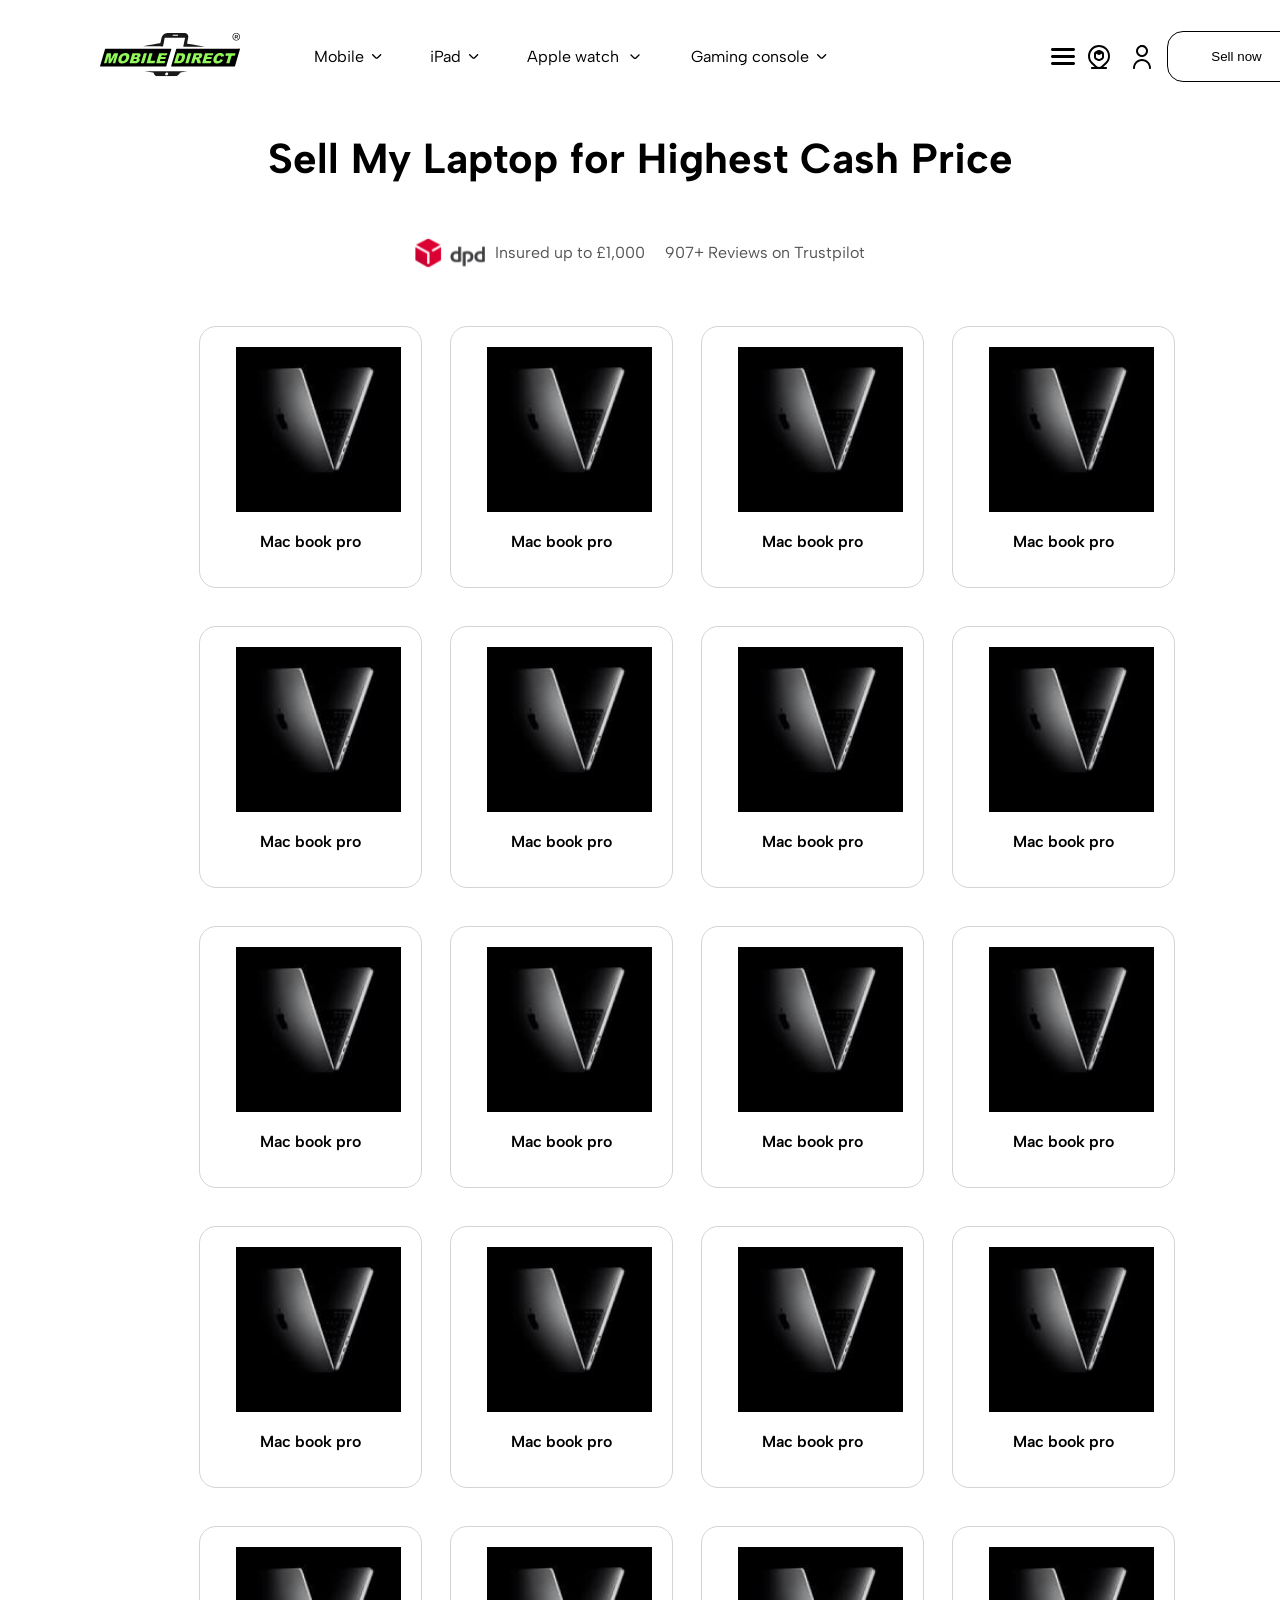
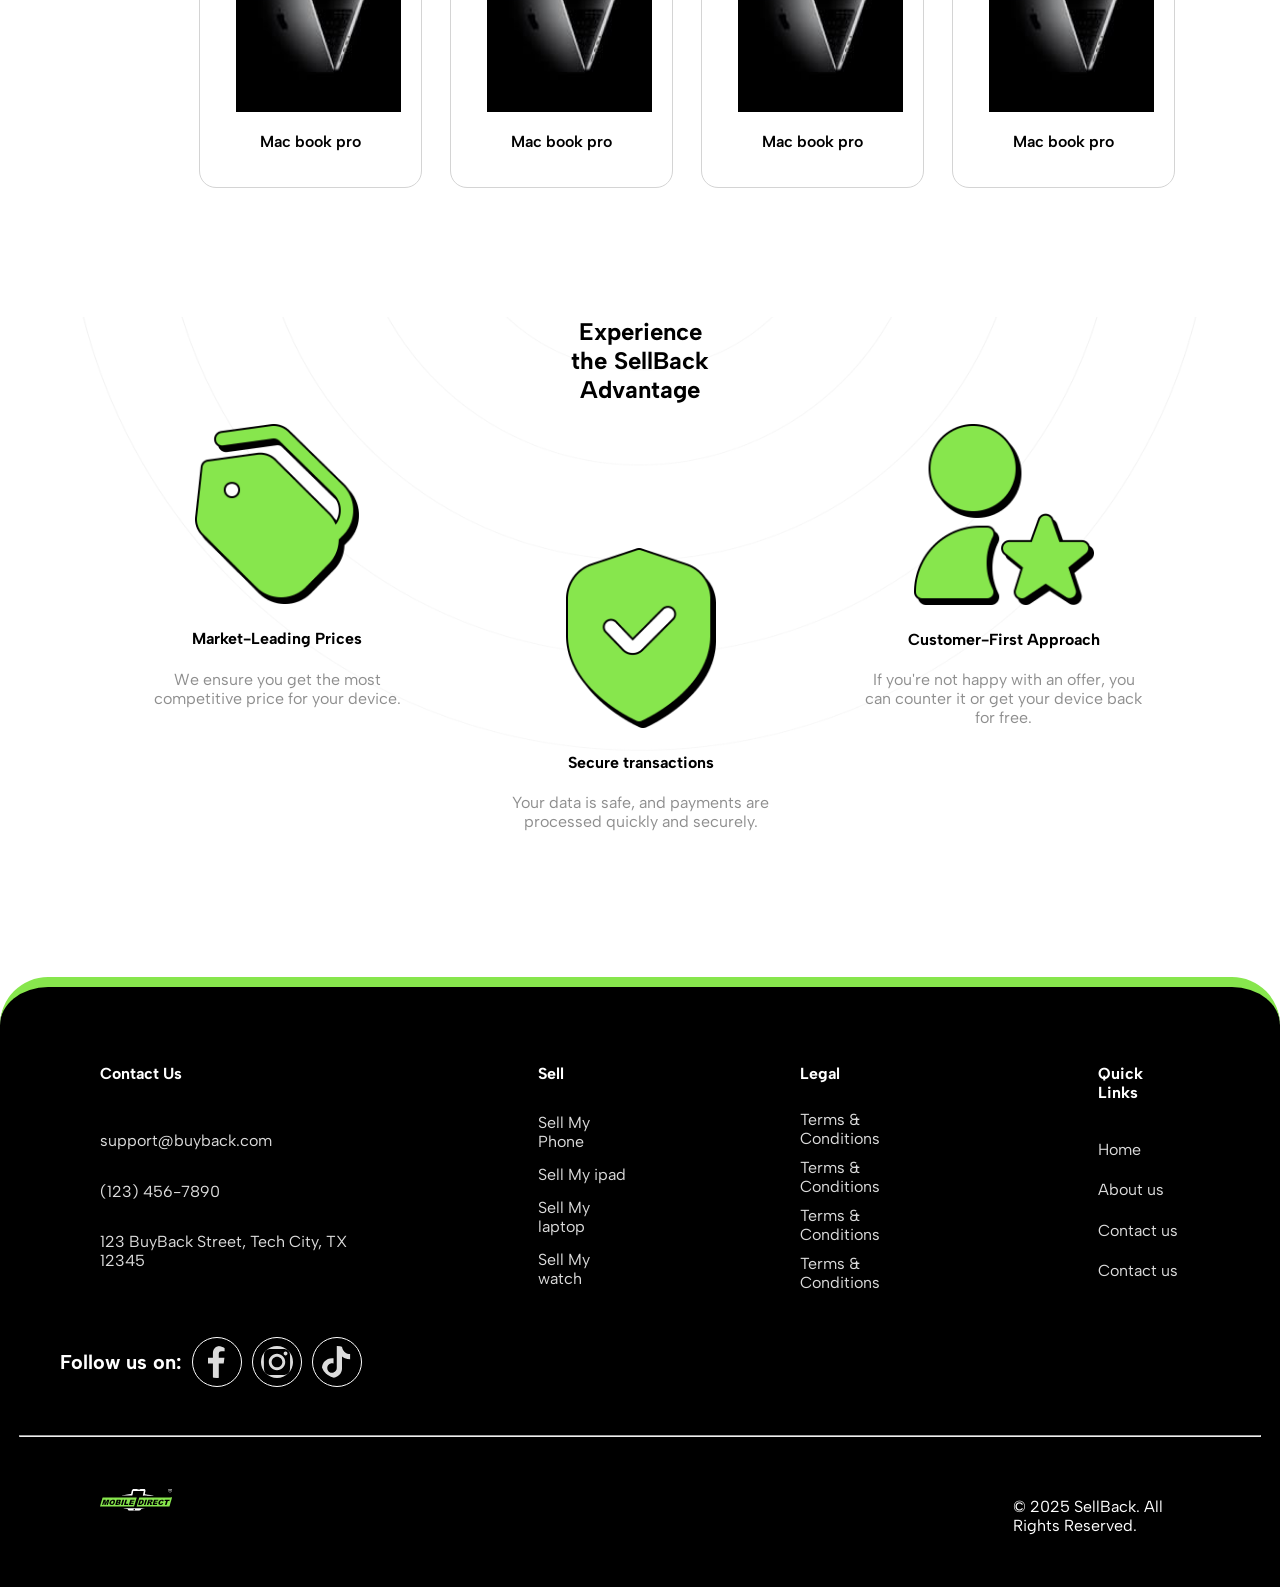
<file: laptop.html>
<!DOCTYPE html>
<html lang="en">

<head>
  <meta charset="UTF-8">
  <meta name="viewport" content="width=device-width, initial-scale=1.0">
  <title>Document</title>
  <link rel="stylesheet" href="basic.css">
</head>

<body>
  <section class="navbar">
    <span class="nav-start">
      <a href="index.html">
        <svg width="140" height="44" viewBox="0 0 140 44" fill="none" xmlns="http://www.w3.org/2000/svg">
          <path d="M6.5432 17.0125L1.30859 32.7163L64.7781 32.0619L69.3584 17.0125H6.5432Z" fill="#93F859"
            stroke="#93F859" />
          <path d="M77.0091 17.0125L71.9758 32.7163L133.004 32.0619L137.408 17.0125H77.0091Z" fill="#93F859"
            stroke="#93F859" />
          <mask id="mask0_9475_2689" style="mask-type: luminance" maskUnits="userSpaceOnUse" x="0" y="0" width="140"
            height="44">
            <path d="M140 0H0V43.1855H140V0Z" fill="white" />
          </mask>
          <g mask="url(#mask0_9475_2689)">
            <path
              d="M33.1133 33.4936C22.3076 33.4936 11.4927 33.4936 0.687028 33.4936C0.529214 33.4936 0.380682 33.4936 0.222868 33.4751C0.027921 33.4472 -0.0184951 33.373 0.00935451 33.178C0.0279209 33.0481 0.0650537 32.9181 0.11147 32.7881C1.39255 28.4622 2.67363 24.1269 3.95472 19.8009C4.27963 18.7055 4.58597 17.5915 4.9016 16.4961C4.92945 16.3847 4.96659 16.2826 5.013 16.1712C5.10583 15.9484 5.31006 15.7813 5.55143 15.7534C5.71853 15.7256 5.87634 15.7163 6.04344 15.707C11.2235 15.707 16.3942 15.707 21.5742 15.7163C24.3592 15.7163 27.1442 15.7256 29.9291 15.7256C42.8885 15.7256 55.8478 15.7256 68.8165 15.7256C69.5034 15.7256 70.1811 15.7349 70.868 15.7256C71.3136 15.7163 71.4343 15.8556 71.3044 16.2919C71.0908 17.0438 70.8495 17.7958 70.6267 18.5477C69.1971 23.3842 67.7675 28.2208 66.3378 33.0481C66.3193 33.113 66.3007 33.1873 66.2729 33.2523C66.2264 33.4194 66.0686 33.5215 65.8923 33.5122C65.688 33.5122 65.4745 33.5122 65.2703 33.5122C56.5255 33.5122 47.7714 33.5122 39.0267 33.5122C37.0493 33.5029 35.0813 33.5029 33.1133 33.4936ZM14.6768 23.1893L14.7604 23.2171C14.7511 23.3471 14.7232 23.4771 14.6954 23.5978C14.2405 25.148 13.7856 26.6891 13.3215 28.2301C13.1544 28.7871 12.9873 29.3348 12.8295 29.8918C12.7459 30.1703 12.8387 30.2817 13.1265 30.2817C13.7021 30.2909 14.2869 30.2909 14.8625 30.2817C15.1317 30.2817 15.2524 30.1888 15.3452 29.9289C15.3731 29.8639 15.3916 29.7897 15.4102 29.7247C15.8558 28.2115 16.3014 26.6891 16.747 25.1759C17.1926 23.6813 17.6382 22.1867 18.0745 20.6921C18.1859 20.3022 18.1116 20.2094 17.7031 20.2001C17.6753 20.2001 17.6382 20.2001 17.6103 20.2001C16.9234 20.2001 16.2457 20.2094 15.5587 20.2094C15.2338 20.2094 14.9182 20.2001 14.5933 20.2001C14.3055 20.1815 14.0363 20.3393 13.9063 20.5993C13.8692 20.6643 13.832 20.7292 13.8042 20.7849C13.3122 21.6854 12.8295 22.5859 12.3374 23.4864C11.9197 24.2476 11.5112 25.0088 11.0935 25.77C11.0192 25.9093 10.945 26.0578 10.75 26.1135C10.7686 25.7515 10.7779 25.4265 10.7964 25.0923C10.8521 23.7834 10.9078 22.4652 10.9728 21.1563C10.9821 20.9613 10.9914 20.7664 10.9821 20.5714C10.9728 20.3301 10.8893 20.2465 10.6386 20.2187C10.5644 20.2094 10.4901 20.2094 10.4251 20.2094C9.60819 20.2094 8.79127 20.2094 7.97434 20.2094C7.76083 20.2094 7.53803 20.2001 7.32452 20.2001C7.10172 20.1908 6.89749 20.3301 6.81394 20.5343C6.77681 20.6271 6.73968 20.7292 6.71183 20.8221C5.87634 23.6906 5.04085 26.5498 4.20536 29.4183C4.15895 29.5669 4.12181 29.7154 4.09396 29.8732C4.05683 30.1517 4.12181 30.2445 4.40031 30.2538C4.89232 30.2631 5.39361 30.2631 5.88562 30.2445C6.20125 30.2445 6.47047 30.0403 6.57258 29.7432C6.64685 29.5483 6.72111 29.3533 6.77681 29.1584C7.3338 27.2646 7.8908 25.3708 8.44779 23.4771C8.47564 23.3842 8.51277 23.2914 8.54062 23.1986C8.58704 23.3285 8.61488 23.4585 8.6056 23.5978C8.57775 24.8417 8.55919 26.0764 8.52205 27.3203C8.50349 28.0908 8.44779 28.8706 8.42922 29.6411C8.41994 30.1146 8.53134 30.2167 9.00478 30.2445C9.08833 30.2445 9.17188 30.2445 9.25543 30.2445C9.58034 30.2445 9.89597 30.226 10.2209 30.2538C10.5736 30.2817 10.8057 30.1238 10.9728 29.8175C12.1518 27.6824 13.3215 25.5472 14.5097 23.4121C14.5654 23.3564 14.6211 23.2728 14.6768 23.1893ZM38.4882 24.916C38.711 24.7953 38.906 24.7025 39.0916 24.6003C39.8807 24.1362 40.4099 23.4771 40.6048 22.5766C40.8647 21.3976 40.2892 20.525 39.0916 20.3301C38.6646 20.2651 38.2283 20.228 37.792 20.228C36.1674 20.2094 34.5429 20.2094 32.9183 20.2094C32.547 20.2094 32.4542 20.2836 32.3428 20.6457C32.3242 20.6921 32.3149 20.7478 32.2963 20.7942C31.563 23.3007 30.8203 25.8072 30.0869 28.3136C29.9291 28.8613 29.762 29.3998 29.6042 29.9475C29.5299 30.1981 29.5856 30.2631 29.8456 30.2817C29.8827 30.2817 29.9291 30.2817 29.9663 30.2817C31.303 30.2817 32.6398 30.2817 33.9673 30.2631C34.775 30.2538 35.5826 30.2538 36.3809 30.1517C37.9962 29.9475 39.0545 29.0006 39.6394 27.4967C39.76 27.1996 39.8157 26.8747 39.7786 26.5591C39.7136 26.0485 39.4351 25.6586 39.0452 25.343C38.8874 25.1945 38.7017 25.0645 38.4882 24.916ZM18.288 27.3482C18.3158 27.6545 18.3622 27.9609 18.4272 28.2672C18.715 29.3255 19.4577 29.9289 20.4881 30.2167C21.5093 30.4952 22.5768 30.5416 23.6258 30.3559C25.139 30.1053 26.4108 29.4462 27.4134 28.2951C28.6295 26.8933 29.2607 25.2502 29.3628 23.4028C29.4185 22.3445 29.0844 21.4533 28.1932 20.8128C27.8497 20.5714 27.4784 20.4043 27.0699 20.3022C26.0766 20.033 25.0369 19.9866 24.025 20.1723C22.484 20.46 21.1565 21.147 20.1353 22.3631C18.9564 23.7556 18.3808 25.3801 18.288 27.3482ZM67.3404 20.228C67.1641 20.2187 67.0155 20.2001 66.8763 20.2001C65.2146 20.2001 63.5436 20.2001 61.8819 20.2094C61.1021 20.2094 60.3316 20.2001 59.5518 20.2001C59.1805 20.2001 59.0784 20.2837 58.9763 20.6364C58.8741 20.9892 58.7813 21.3512 58.6699 21.7133C57.8623 24.4332 57.0546 27.1625 56.247 29.8825C56.2099 30.0032 56.182 30.1238 56.1449 30.2631C56.2284 30.2724 56.2748 30.2724 56.312 30.2724C58.8277 30.3095 61.3435 30.1888 63.8499 30.3466C64.3977 30.3838 64.639 30.1795 64.8061 29.6504C64.834 29.5576 64.8525 29.474 64.8804 29.3812C64.9454 29.1213 65.0011 28.8613 65.0846 28.6014C65.2424 28.1187 65.1867 28.0351 64.6762 28.0351H64.6483C63.1537 28.0351 61.6684 28.0351 60.1738 28.0351C60.0995 28.0351 60.016 28.0258 59.9232 28.0166C60.0902 27.4224 60.2388 26.8562 60.4059 26.2992C60.4523 26.1135 60.6287 25.9835 60.8236 25.9928C60.8979 25.9928 60.9722 25.9928 61.0371 25.9928C62.0954 25.9928 63.1444 26.0021 64.2027 25.9928C64.4162 25.9928 64.639 25.9743 64.8525 25.9557C65.1496 25.9371 65.4095 25.7329 65.4838 25.4451C65.5952 25.1016 65.7066 24.7582 65.7994 24.4054C65.883 24.0898 65.7994 23.9876 65.4745 23.9691C65.4188 23.9691 65.3724 23.9691 65.3167 23.9691C64.2213 23.9691 63.1259 23.9691 62.0304 23.9691C61.8633 23.9691 61.6962 23.9691 61.5384 23.9505C61.2971 23.9227 61.2135 23.8484 61.2506 23.607C61.2971 23.31 61.3713 23.0222 61.4549 22.7344C61.5199 22.5302 61.7055 22.3909 61.919 22.3817C62.0119 22.3724 62.1047 22.3724 62.1975 22.3724C63.1723 22.3724 64.147 22.3909 65.1125 22.3817C65.4559 22.3817 65.7901 22.3538 66.1336 22.3352C66.5514 22.3074 66.8391 22.1032 66.9691 21.704C67.0991 21.3048 67.2105 20.8963 67.3219 20.4879C67.3497 20.4043 67.3497 20.3208 67.3404 20.228ZM52.8215 27.8402V27.8495C52.1995 27.8495 51.5776 27.8495 50.9556 27.8495C50.8535 27.8495 50.7513 27.8495 50.6492 27.8309C50.5007 27.8216 50.3893 27.7009 50.3986 27.5524C50.3986 27.5338 50.3986 27.5153 50.4079 27.4967C50.4264 27.376 50.4543 27.2553 50.4914 27.1347C50.7699 26.1878 51.0577 25.2316 51.3455 24.2847C51.7075 23.0779 52.0603 21.8711 52.413 20.6643C52.5244 20.2744 52.4687 20.2094 52.0696 20.2094C51.3548 20.2094 50.6399 20.2094 49.9251 20.2094C49.5817 20.2094 49.4517 20.2929 49.3403 20.5993C49.3125 20.6735 49.2939 20.7571 49.266 20.8406C48.5419 23.2728 47.8271 25.7143 47.103 28.1465C46.9359 28.7035 46.7689 29.2512 46.611 29.8082C46.5089 30.1795 46.6018 30.3002 47.0009 30.3095C47.2144 30.3095 47.4372 30.2909 47.6508 30.2909C49.1732 30.2909 50.6956 30.2817 52.2181 30.2817C52.5152 30.2817 52.8122 30.3095 53.1186 30.3281C53.3971 30.3374 53.6756 30.3559 53.9541 30.3466C54.1954 30.3374 54.4182 30.1981 54.5296 29.9846C54.6039 29.8732 54.6596 29.7525 54.6967 29.6226C54.836 29.112 54.9659 28.6107 55.1052 28.1001C55.1423 28.0166 55.1052 27.9144 55.0123 27.8773C54.9938 27.868 54.9659 27.8587 54.9381 27.8587C54.8638 27.8495 54.7895 27.8495 54.7246 27.8495C54.084 27.8402 53.4528 27.8402 52.8215 27.8402ZM41.5238 30.3466C41.5238 30.3374 41.5238 30.3281 41.5238 30.3188C42.0066 30.3095 42.4986 30.3002 42.9813 30.2817C43.1391 30.2724 43.2877 30.2538 43.4455 30.2352C43.724 30.2074 43.956 30.0217 44.0582 29.7618C44.151 29.539 44.2345 29.3162 44.2995 29.0934C45.1257 26.3363 45.9519 23.5699 46.7689 20.8128C46.7967 20.7107 46.8246 20.6178 46.8338 20.5064C46.8524 20.3208 46.7781 20.2372 46.5925 20.2094C46.4718 20.2001 46.3418 20.2001 46.2211 20.2094C45.6642 20.2094 45.1072 20.228 44.5502 20.2001C44.0025 20.1723 43.8075 20.2837 43.6404 20.8221C43.6311 20.8592 43.6218 20.9056 43.6126 20.9428C43.1391 22.5673 42.675 24.2012 42.1829 25.8164C41.8023 27.079 41.5146 28.3786 41.004 29.604C40.9761 29.6597 40.9669 29.7247 40.9483 29.7804C40.874 30.1424 41.0225 30.3281 41.4032 30.3374C41.4403 30.3466 41.4867 30.3466 41.5238 30.3466Z"
              fill="black" />
            <path
              d="M102.932 33.4937C92.5814 33.4937 82.2306 33.4937 71.8798 33.4937C71.722 33.5029 71.5735 33.4937 71.4157 33.4751C71.2021 33.4473 71.1557 33.373 71.1836 33.1595C71.2114 33.0109 71.2486 32.8531 71.295 32.7046C72.0562 30.1703 72.8267 27.6452 73.5786 25.1016C74.4327 22.2053 75.2775 19.3089 76.1222 16.4126C76.2986 15.8092 76.4286 15.6978 77.0598 15.6978C80.1419 15.6978 83.2332 15.6978 86.3152 15.707C87.0857 15.707 87.8469 15.7163 88.6174 15.7163C102.032 15.7163 115.446 15.7163 128.869 15.7163C131.589 15.7163 134.319 15.7256 137.039 15.7256C137.512 15.7256 137.986 15.6885 138.459 15.6421C138.849 15.6049 139.248 15.6142 139.638 15.6885C140.009 15.7627 140.074 15.8556 139.963 16.2269C139.712 17.081 139.443 17.9257 139.192 18.7798C137.837 23.4121 136.472 28.0351 135.117 32.6675C134.903 33.3823 134.774 33.4937 134.022 33.4937H102.932ZM98.9961 25.9C99.1817 25.835 99.2931 25.7979 99.4138 25.7515C100.008 25.5472 100.565 25.278 101.038 24.8603C101.957 24.0434 102.412 23.0129 102.329 21.7783C102.31 21.2955 102.022 20.8685 101.595 20.6643C101.317 20.5157 101.011 20.4136 100.695 20.3579C100.175 20.2837 99.6459 20.2372 99.1167 20.228C98.1234 20.2094 97.1301 20.2187 96.1368 20.2094C95.5613 20.2094 94.9764 20.2001 94.4009 20.2001C94.0574 20.2001 93.9646 20.2744 93.8624 20.59C93.8439 20.6364 93.8346 20.6921 93.816 20.7385C92.9341 23.7277 92.0522 26.7262 91.1703 29.7154C91.1425 29.799 91.1146 29.8918 91.0961 29.9846C91.0682 30.161 91.1332 30.2353 91.3003 30.2631C91.3653 30.2724 91.421 30.2724 91.4859 30.2724C92.21 30.2724 92.9341 30.2724 93.6582 30.2724C94.0574 30.2724 94.1317 30.2167 94.2431 29.8268C94.5587 28.7128 94.8743 27.5988 95.1992 26.4941C95.2364 26.392 95.3106 26.2992 95.4035 26.2528C95.7934 26.1228 96.2204 26.2992 96.406 26.6519C96.5174 26.8747 96.601 27.1068 96.6567 27.3482C96.8702 28.1744 97.0652 29.0099 97.2694 29.8454C97.3622 30.2445 97.3993 30.2724 97.8171 30.2724C98.7454 30.2724 99.683 30.2724 100.611 30.2724C100.686 30.2724 100.769 30.2631 100.862 30.2538C100.778 29.8732 100.704 29.5019 100.63 29.1398C100.509 28.5829 100.407 28.0259 100.249 27.4782C100.064 26.819 99.7759 26.2064 98.9961 25.9ZM76.7813 30.291V30.2724C76.8835 30.2724 76.9856 30.2724 77.0877 30.2724C77.9046 30.2538 78.7215 30.2724 79.5385 30.2167C80.5503 30.1517 81.5158 29.7804 82.3049 29.1491C83.0846 28.5364 83.7159 27.7752 84.1708 26.8933C84.8392 25.6122 85.1084 24.229 85.0713 22.7901C85.0434 21.5462 84.3657 20.7107 83.1496 20.4136C82.7412 20.3115 82.3141 20.2558 81.8964 20.2373C80.3647 20.2094 78.8329 20.2094 77.3012 20.2001C77.0598 20.2001 76.9763 20.2651 76.902 20.5065C76.8835 20.5529 76.8742 20.6086 76.8556 20.655C76.2615 22.6787 75.6674 24.6932 75.0732 26.7169C74.7669 27.7659 74.4513 28.8149 74.1449 29.8639C74.0521 30.1981 74.1171 30.2817 74.4513 30.2817C75.2311 30.291 76.0108 30.291 76.7813 30.291ZM105.958 28.0537C106.107 27.5153 106.246 27.0233 106.376 26.5405C106.506 26.0764 106.608 25.9928 107.091 25.9928C108.177 25.9928 109.263 25.9928 110.349 25.9928C110.544 25.9836 110.739 25.965 110.934 25.9371C111.176 25.9093 111.389 25.7515 111.473 25.5194C111.621 25.1109 111.751 24.7025 111.863 24.2847C111.909 24.0991 111.835 24.0155 111.649 23.9877C111.538 23.9691 111.426 23.9691 111.306 23.9691C110.173 23.9691 109.05 23.9691 107.917 23.9691C107.787 23.9691 107.648 23.9691 107.518 23.9505C107.295 23.9227 107.24 23.867 107.267 23.6535C107.295 23.4492 107.332 23.245 107.388 23.0501C107.518 22.5302 107.769 22.3538 108.298 22.3631C109.291 22.3817 110.284 22.391 111.278 22.391C111.612 22.391 111.937 22.3631 112.271 22.3353C112.522 22.326 112.754 22.1774 112.874 21.9546C113.116 21.5183 113.246 21.0356 113.348 20.5529C113.394 20.3394 113.301 20.2465 113.088 20.2187C112.902 20.2001 112.717 20.2001 112.531 20.2001C110.804 20.2001 109.078 20.2094 107.342 20.2094C106.766 20.2094 106.181 20.2001 105.606 20.2094C105.244 20.2187 105.104 20.3301 104.993 20.6643C104.974 20.72 104.956 20.785 104.937 20.8407C104.065 23.7927 103.201 26.7448 102.329 29.6968C102.301 29.799 102.273 29.8918 102.254 29.9939C102.227 30.1146 102.301 30.226 102.422 30.2538C102.431 30.2538 102.44 30.2538 102.449 30.2538C102.524 30.2631 102.598 30.2631 102.663 30.2631C104.993 30.291 107.323 30.2074 109.644 30.3281C110.489 30.3745 110.795 30.0867 110.971 29.2605C111.046 28.9078 111.129 28.555 111.203 28.2022C111.203 28.1465 111.203 28.0908 111.185 28.0351L105.958 28.0537ZM117.312 30.4673C118.435 30.4673 119.345 30.291 120.19 29.8639C121.285 29.3162 122.083 28.4715 122.724 27.4596C122.956 27.0883 122.928 26.9954 122.492 26.8469C122.018 26.6798 121.536 26.522 121.053 26.3549C120.654 26.2064 120.487 26.262 120.245 26.6241C120.078 26.8933 119.883 27.1532 119.679 27.3946C119.094 28.0351 118.342 28.2301 117.507 28.0723C116.829 27.9423 116.569 27.6267 116.569 26.9397C116.569 25.6958 116.95 24.489 117.655 23.4678C118.054 22.8737 118.695 22.4838 119.41 22.4095C120.347 22.2796 120.802 22.5766 121.09 23.4771C121.164 23.6999 121.201 23.7463 121.452 23.7185C121.768 23.6813 122.083 23.6163 122.399 23.5421C122.826 23.44 123.244 23.3378 123.68 23.3843C123.875 23.4028 123.94 23.3378 123.977 23.1522C123.986 23.0686 123.996 22.9851 123.996 22.9015C124.014 21.6204 123.123 20.5157 121.833 20.228C121.127 20.0702 120.394 20.0237 119.679 20.098C118.491 20.2187 117.386 20.5343 116.421 21.2677C114.945 22.3631 113.914 23.9598 113.524 25.7608C113.32 26.6612 113.32 27.571 113.626 28.4529C113.942 29.3626 114.545 29.9568 115.483 30.2074C116.068 30.3652 116.69 30.4581 117.312 30.4673ZM128.498 22.7344C128.433 22.9944 128.396 23.1986 128.331 23.3935C127.718 25.4451 127.115 27.4967 126.502 29.539C126.465 29.6504 126.437 29.7525 126.419 29.8732C126.372 30.1703 126.465 30.2817 126.762 30.2817C127.505 30.291 128.257 30.2817 128.999 30.2817C129.213 30.291 129.408 30.161 129.482 29.9568C129.519 29.8639 129.556 29.7618 129.584 29.6597C129.881 28.6478 130.169 27.636 130.466 26.6241C130.772 25.5844 131.079 24.5447 131.394 23.5049C131.589 22.8737 131.738 22.753 132.388 22.7344C132.908 22.7159 133.418 22.753 133.938 22.7623C134.736 22.7808 134.941 22.6045 135.117 21.8432C135.191 21.4905 135.312 21.147 135.405 20.8035C135.433 20.7293 135.451 20.6457 135.47 20.5622C135.498 20.3672 135.414 20.2465 135.219 20.2094C135.108 20.1908 134.996 20.1908 134.876 20.1908C132.481 20.1908 130.095 20.1908 127.7 20.1908C127.254 20.1908 126.809 20.1816 126.363 20.2001C126.075 20.2094 125.945 20.3115 125.88 20.5529C125.75 21.0635 125.611 21.574 125.5 22.0846C125.444 22.2888 125.425 22.5116 125.444 22.7251L128.498 22.7344ZM89.8428 20.2001V20.2094C89.555 20.2094 89.2673 20.2187 88.9702 20.2094C88.3204 20.1908 88.274 20.228 88.0883 20.8592C87.457 23.0315 86.8165 25.2038 86.1852 27.376C85.9624 28.128 85.7675 28.8892 85.4611 29.6133C85.2476 30.1146 85.4426 30.3559 85.9903 30.3374C86.0274 30.3374 86.0738 30.3281 86.111 30.3281C86.473 30.3095 86.8351 30.291 87.1971 30.2817C87.4942 30.2724 87.8005 30.2817 88.0976 30.2817C88.2832 30.3002 88.4503 30.1796 88.4968 30.0032C88.5246 29.9289 88.5432 29.8454 88.571 29.7711C89.1002 27.9609 89.6386 26.1414 90.1677 24.3311C90.5298 23.115 90.8918 21.8989 91.2539 20.6736C91.3745 20.2744 91.3003 20.2001 90.8825 20.2001C90.5483 20.2094 90.1956 20.2001 89.8428 20.2001Z"
              fill="black" />
            <path
              d="M42.7305 13.3303C42.814 13.2189 42.944 13.1539 43.0832 13.1539C46.3602 12.6155 49.6372 12.0771 52.9141 11.5386C55.2257 11.158 57.5465 10.7496 59.858 10.369C60.2107 10.3133 60.3778 10.1369 60.4428 9.80269C60.6842 8.67015 60.9255 7.5376 61.1855 6.41433C61.3433 5.70881 61.529 5.01257 61.7053 4.30704C61.956 3.27661 62.513 2.43183 63.2835 1.72631C64.1375 0.937239 65.103 0.343114 66.2634 0.15745C66.9503 0.0553345 67.6373 -0.000364752 68.3335 0.00891848C72.6224 -0.00964795 76.9205 -0.000364752 81.2186 -0.000364752C82.2119 -0.000364752 83.2052 0.00891848 84.1985 0.0182017C84.7648 0.0182017 85.3311 0.111034 85.8788 0.287415C87.2063 0.733009 87.9397 1.6799 88.2182 3.01668C88.3667 3.71292 88.2553 4.39987 88.1253 5.07755C87.8004 6.82279 87.4755 8.56803 87.1413 10.3133C87.0763 10.6382 87.1599 10.796 87.5312 10.8517C91.0031 11.4087 94.475 11.9564 97.947 12.5412C99.8779 12.8661 101.79 13.2375 103.712 13.5902C103.805 13.5995 103.897 13.6459 103.972 13.7016H103.656C99.7293 13.7016 95.8118 13.7016 91.885 13.6924C90.4554 13.6831 89.0258 13.6181 87.6055 13.6274C86.3522 13.6367 85.099 13.7016 83.8551 13.7481C83.7808 13.7573 83.7065 13.7573 83.6415 13.7481C83.4002 13.7202 83.3073 13.6274 83.3259 13.386C83.3352 13.2653 83.3538 13.1446 83.3909 13.024C83.8829 10.6196 84.3842 8.20599 84.8855 5.80164C84.9226 5.60669 84.9876 5.42103 85.0155 5.22608C85.0526 4.92902 84.969 4.8269 84.672 4.79905C84.5699 4.78977 84.4678 4.78977 84.3656 4.78977C82.3883 4.79905 80.411 4.79905 78.4337 4.80833C75.1846 4.80833 71.9354 4.80833 68.6863 4.80833C67.6095 4.80833 66.5326 4.79905 65.4557 4.79905C65.3815 4.79905 65.3072 4.79905 65.2422 4.79905C64.8152 4.80833 64.6667 4.92902 64.5924 5.34676C64.4439 6.10798 64.3046 6.86921 64.1561 7.63043C63.8033 9.39423 63.4413 11.1488 63.07 12.9126C63.0514 12.9961 63.0328 13.0704 63.005 13.1539C62.9493 13.3396 62.7822 13.4696 62.5872 13.4696C62.4758 13.4788 62.3552 13.4696 62.2438 13.4696C59.301 13.2746 56.3489 13.3489 53.3969 13.3489C51.7816 13.3489 50.1663 13.3396 48.551 13.3396C46.7594 13.3396 44.9677 13.3396 43.1761 13.3489L42.7305 13.3303ZM75.4538 1.78201C74.7482 1.79129 74.052 1.78201 73.3465 1.79129C73.2165 1.79129 73.0773 1.81914 72.9566 1.86556C72.7616 1.96767 72.6502 2.19047 72.6966 2.41327C72.7338 2.59893 72.8452 2.68248 73.1144 2.70105C73.1701 2.70105 73.2165 2.71033 73.2722 2.71033C74.6183 2.71033 75.9643 2.71033 77.3011 2.71033C77.4496 2.71033 77.5889 2.68248 77.7189 2.62678C77.9602 2.55252 78.0995 2.30187 78.0345 2.06051C77.9881 1.84699 77.8952 1.78201 77.561 1.78201C76.8648 1.78201 76.1593 1.78201 75.4538 1.78201Z"
              fill="#1A1818" />
            <path
              d="M87.8099 38.2093C87.7449 38.2371 87.68 38.265 87.615 38.2743C85.3034 38.6734 82.9919 39.0633 80.6711 39.4625C80.3369 39.5089 80.0492 39.7039 79.8821 40.0009C79.6871 40.3166 79.4922 40.6415 79.2694 40.9293C78.3225 42.1732 77.0414 42.8787 75.5004 43.1201C75.2219 43.1572 74.9434 43.1851 74.6649 43.1758C68.9836 43.1758 63.3023 43.1758 57.6116 43.1758C57.0639 43.1851 56.5162 43.0922 55.9964 42.9066C55.2259 42.6374 54.5946 42.0711 54.2233 41.3377C54.0376 40.9757 53.8984 40.6043 53.7963 40.2145C53.6849 39.7967 53.4621 39.5832 53.035 39.5182C50.8256 39.1933 48.6162 38.8498 46.4068 38.5063C45.8962 38.4321 45.3857 38.3485 44.8751 38.265C44.8194 38.2557 44.773 38.2371 44.7266 38.2093C44.7266 38.1721 44.7266 38.1629 44.7266 38.1536C44.7358 38.1443 44.7451 38.135 44.7544 38.135C59.0227 38.1257 73.2817 38.1257 87.55 38.1257C87.615 38.1257 87.6707 38.1257 87.7356 38.135C87.7635 38.1536 87.7728 38.1814 87.8099 38.2093ZM66.3286 42.4053C67.294 42.4146 68.1202 41.6905 68.1852 40.7529C68.2409 40.0009 67.9346 39.4996 67.1084 39.4161C66.1986 39.3233 65.2424 40.0659 65.1218 40.9664C64.9918 41.8112 65.4931 42.396 66.3286 42.4053Z"
              fill="#1A1818" />
            <path
              d="M35.1461 26.113C35.3968 26.113 35.6381 26.1037 35.8888 26.113C36.5572 26.1409 36.8635 26.6329 36.6036 27.2548C36.4272 27.6726 36.093 27.9232 35.6567 28.0346C35.4246 28.0903 35.1926 28.1182 34.9512 28.1182C34.5799 28.1275 34.2085 28.1275 33.8372 28.1089C33.4844 28.0903 33.373 27.9418 33.4566 27.5983C33.5401 27.2363 33.6515 26.8835 33.7537 26.5308C33.8094 26.2801 34.0507 26.1037 34.3106 26.1223C34.5891 26.113 34.8676 26.1223 35.1461 26.113Z"
              fill="black" />
            <path
              d="M34.5244 24.1636C34.543 23.9965 34.5708 23.8201 34.608 23.653C34.7194 23.2538 34.84 22.8639 34.9607 22.4647C34.9793 22.344 35.0814 22.2605 35.1928 22.2605C35.6755 22.2605 36.1583 22.2605 36.6503 22.2605C36.706 22.2605 36.7524 22.2698 36.7988 22.2791C37.3744 22.409 37.5507 22.7154 37.3744 23.2817C37.2537 23.7272 36.8731 24.0522 36.4182 24.1171C35.8055 24.2378 35.1835 24.1728 34.5244 24.1636Z"
              fill="black" />
            <path
              d="M26.1602 23.9224C26.1416 25.1757 25.6867 26.3732 24.8698 27.3294C24.1829 28.1556 23.0874 28.2484 22.2984 28.0256C21.8528 27.8956 21.6021 27.5707 21.5 27.1251C21.3886 26.6517 21.4629 26.1782 21.5557 25.7141C21.7042 24.9436 22.0199 24.2102 22.4748 23.5697C22.8368 23.0591 23.301 22.6785 23.9229 22.5207C24.3592 22.4093 24.8048 22.4093 25.2411 22.5299C25.8353 22.6878 26.1416 23.0776 26.1602 23.6903C26.1602 23.7553 26.1602 23.8389 26.1602 23.9224Z"
              fill="black" />
            <path
              d="M95.8862 24.2564C95.9234 24.0986 95.9512 23.9779 95.9883 23.848C96.0719 23.5509 96.1462 23.2538 96.2297 22.9568C96.2576 22.8268 96.304 22.6969 96.3597 22.5762C96.4711 22.3162 96.731 22.1584 97.0095 22.1863C97.4272 22.2048 97.8543 22.242 98.272 22.2698C98.2906 22.2698 98.3091 22.2698 98.337 22.2791C99.0797 22.3441 99.1632 22.8454 99.0239 23.3467C98.9404 23.6437 98.7362 23.8851 98.4577 24.0151C98.1142 24.1914 97.7429 24.2936 97.3623 24.3121C96.9352 24.3307 96.5175 24.3214 96.0905 24.3121C96.0162 24.2936 95.9512 24.2843 95.8862 24.2564Z"
              fill="black" />
            <path
              d="M81.8965 23.8855C81.8315 25.0831 81.4973 26.1414 80.8289 27.0882C80.6618 27.3389 80.4297 27.5338 80.1512 27.6638C79.6314 27.9052 79.0744 28.0537 78.5081 28.0815C78.3596 28.0908 78.2203 28.0723 78.0811 28.0444C77.849 27.998 77.8211 27.9237 77.8861 27.6916C78.0904 26.9861 78.3039 26.2806 78.5081 25.5844C78.7588 24.7117 79.0187 23.8391 79.2693 22.9665C79.2879 22.8829 79.3157 22.8087 79.3436 22.7344C79.39 22.6045 79.5107 22.5116 79.6499 22.5116C80.1605 22.4838 80.6618 22.5302 81.1538 22.6694C81.6087 22.7994 81.8593 23.1243 81.8965 23.5978C81.9058 23.6999 81.8965 23.8206 81.8965 23.8855Z"
              fill="black" />
            <path
              d="M137.958 3.12844C137.958 2.44148 137.391 1.87521 136.704 1.87521H135.767C135.247 1.87521 134.829 2.29295 134.829 2.81281V5.31928C134.829 5.49566 134.968 5.63491 135.145 5.63491C135.321 5.63491 135.46 5.49566 135.46 5.31928V4.38167H136.565L137.141 5.46781C137.196 5.56992 137.308 5.63491 137.419 5.63491C137.466 5.63491 137.521 5.62562 137.568 5.59777C137.716 5.51422 137.781 5.32856 137.698 5.17074L137.215 4.27027C137.651 4.08461 137.958 3.6483 137.958 3.12844ZM136.704 3.7597H135.451V2.82209C135.451 2.64571 135.59 2.50647 135.767 2.50647H136.704C137.048 2.50647 137.336 2.78496 137.336 3.13772C137.336 3.49048 137.057 3.7597 136.704 3.7597ZM136.24 0C134.17 0 132.48 1.68954 132.48 3.7597C132.48 5.82985 134.17 7.5194 136.24 7.5194C138.31 7.5194 140 5.82985 140 3.7597C140 1.68954 138.31 0 136.24 0ZM136.24 6.88814C134.513 6.88814 133.102 5.48637 133.102 3.75041C133.102 2.01446 134.504 0.612691 136.24 0.612691C137.976 0.612691 139.378 2.01446 139.378 3.75041C139.378 5.48637 137.967 6.88814 136.24 6.88814Z"
              fill="black" />
          </g>
        </svg>
      </a>

      <span class="nav-center">
        <a href="mobile.html" class="nav-opt">
          <p>Mobile</p>
          <svg width="10" height="5" viewBox="0 0 10 5" fill="none" xmlns="http://www.w3.org/2000/svg">
            <path
              d="M9.14053 0.197198C9.07855 0.134713 9.00482 0.0851167 8.92358 0.051271C8.84234 0.0174253 8.7552 0 8.6672 0C8.57919 0 8.49205 0.0174253 8.41081 0.051271C8.32957 0.0851167 8.25584 0.134713 8.19386 0.197198L5.14053 3.25053C5.07855 3.31301 5.00482 3.36261 4.92358 3.39645C4.84234 3.4303 4.7552 3.44772 4.6672 3.44772C4.57919 3.44772 4.49205 3.4303 4.41081 3.39645C4.32957 3.36261 4.25584 3.31301 4.19386 3.25053L1.14053 0.197198C1.07855 0.134713 1.00482 0.0851167 0.92358 0.051271C0.84234 0.0174253 0.755203 0 0.667195 0C0.579187 0 0.49205 0.0174253 0.41081 0.051271C0.329571 0.0851167 0.255837 0.134713 0.193862 0.197198C0.0696944 0.322107 0 0.491074 0 0.667197C0 0.843321 0.0696944 1.01229 0.193862 1.1372L3.25386 4.19719C3.62886 4.57172 4.13719 4.7821 4.6672 4.7821C5.1972 4.7821 5.70553 4.57172 6.08053 4.19719L9.14053 1.1372C9.2647 1.01229 9.33439 0.843321 9.33439 0.667197C9.33439 0.491074 9.2647 0.322107 9.14053 0.197198Z"
              fill="black" />
          </svg>
        </a>
        <a href="iPad.html" class="nav-opt">
          <p>iPad</p>
          <svg width="10" height="5" viewBox="0 0 10 5" fill="none" xmlns="http://www.w3.org/2000/svg">
            <path
              d="M9.14053 0.197198C9.07855 0.134713 9.00482 0.0851167 8.92358 0.051271C8.84234 0.0174253 8.7552 0 8.6672 0C8.57919 0 8.49205 0.0174253 8.41081 0.051271C8.32957 0.0851167 8.25584 0.134713 8.19386 0.197198L5.14053 3.25053C5.07855 3.31301 5.00482 3.36261 4.92358 3.39645C4.84234 3.4303 4.7552 3.44772 4.6672 3.44772C4.57919 3.44772 4.49205 3.4303 4.41081 3.39645C4.32957 3.36261 4.25584 3.31301 4.19386 3.25053L1.14053 0.197198C1.07855 0.134713 1.00482 0.0851167 0.92358 0.051271C0.84234 0.0174253 0.755203 0 0.667195 0C0.579187 0 0.49205 0.0174253 0.41081 0.051271C0.329571 0.0851167 0.255837 0.134713 0.193862 0.197198C0.0696944 0.322107 0 0.491074 0 0.667197C0 0.843321 0.0696944 1.01229 0.193862 1.1372L3.25386 4.19719C3.62886 4.57172 4.13719 4.7821 4.6672 4.7821C5.1972 4.7821 5.70553 4.57172 6.08053 4.19719L9.14053 1.1372C9.2647 1.01229 9.33439 0.843321 9.33439 0.667197C9.33439 0.491074 9.2647 0.322107 9.14053 0.197198Z"
              fill="black" />
          </svg>
        </a>
        <a href="watch.html" class="nav-opt">
          <p>Apple watch</p>
          <svg width="16" height="16" viewBox="0 0 16 16" fill="none" xmlns="http://www.w3.org/2000/svg">
            <path
              d="M12.473 5.47332C12.4111 5.41084 12.3373 5.36124 12.2561 5.32739C12.1749 5.29355 12.0877 5.27612 11.9997 5.27612C11.9117 5.27612 11.8246 5.29355 11.7433 5.32739C11.6621 5.36124 11.5884 5.41084 11.5264 5.47332L8.47305 8.52665C8.41107 8.58913 8.33734 8.63873 8.2561 8.67258C8.17486 8.70642 8.08772 8.72385 7.99971 8.72385C7.91171 8.72385 7.82457 8.70642 7.74333 8.67258C7.66209 8.63873 7.58836 8.58913 7.52638 8.52665L4.47305 5.47332C4.41107 5.41084 4.33734 5.36124 4.2561 5.32739C4.17486 5.29355 4.08772 5.27612 3.99971 5.27612C3.91171 5.27612 3.82457 5.29355 3.74333 5.32739C3.66209 5.36124 3.58836 5.41084 3.52638 5.47332C3.40221 5.59823 3.33252 5.7672 3.33252 5.94332C3.33252 6.11944 3.40221 6.28841 3.52638 6.41332L6.58638 9.47331C6.96138 9.84785 7.46971 10.0582 7.99971 10.0582C8.52972 10.0582 9.03805 9.84785 9.41305 9.47331L12.473 6.41332C12.5972 6.28841 12.6669 6.11944 12.6669 5.94332C12.6669 5.7672 12.5972 5.59823 12.473 5.47332Z"
              fill="black" />
          </svg>

        </a>
        <a href="console.html" class="nav-opt">
          <p>Gaming console</p>
          <svg width="10" height="5" viewBox="0 0 10 5" fill="none" xmlns="http://www.w3.org/2000/svg">
            <path
              d="M9.14053 0.197198C9.07855 0.134713 9.00482 0.0851167 8.92358 0.051271C8.84234 0.0174253 8.7552 0 8.6672 0C8.57919 0 8.49205 0.0174253 8.41081 0.051271C8.32957 0.0851167 8.25584 0.134713 8.19386 0.197198L5.14053 3.25053C5.07855 3.31301 5.00482 3.36261 4.92358 3.39645C4.84234 3.4303 4.7552 3.44772 4.6672 3.44772C4.57919 3.44772 4.49205 3.4303 4.41081 3.39645C4.32957 3.36261 4.25584 3.31301 4.19386 3.25053L1.14053 0.197198C1.07855 0.134713 1.00482 0.0851167 0.92358 0.051271C0.84234 0.0174253 0.755203 0 0.667195 0C0.579187 0 0.49205 0.0174253 0.41081 0.051271C0.329571 0.0851167 0.255837 0.134713 0.193862 0.197198C0.0696944 0.322107 0 0.491074 0 0.667197C0 0.843321 0.0696944 1.01229 0.193862 1.1372L3.25386 4.19719C3.62886 4.57172 4.13719 4.7821 4.6672 4.7821C5.1972 4.7821 5.70553 4.57172 6.08053 4.19719L9.14053 1.1372C9.2647 1.01229 9.33439 0.843321 9.33439 0.667197C9.33439 0.491074 9.2647 0.322107 9.14053 0.197198Z"
              fill="black" />
          </svg>
        </a>
      </span>
    </span>

    <span class="nav-icon">
      <svg class="mobile-show" width="24" height="17" viewBox="0 0 24 17" fill="none"
        xmlns="http://www.w3.org/2000/svg">
        <path
          d="M22.5 6.99997H1.5C0.671578 6.99997 0 7.67155 0 8.49997C0 9.32839 0.671578 9.99997 1.5 9.99997H22.5C23.3284 9.99997 24 9.32839 24 8.49997C24 7.67155 23.3284 6.99997 22.5 6.99997Z"
          fill="black" />
        <path
          d="M1.5 3.00001H22.5C23.3284 3.00001 24 2.32843 24 1.5C24 0.67158 23.3284 0 22.5 0H1.5C0.671578 0 0 0.67158 0 1.5C0 2.32843 0.671578 3.00001 1.5 3.00001Z"
          fill="black" />
        <path
          d="M22.5 14H1.5C0.671578 14 0 14.6715 0 15.5C0 16.3284 0.671578 17 1.5 17H22.5C23.3284 17 24 16.3284 24 15.5C24 14.6715 23.3284 14 22.5 14Z"
          fill="black" />
      </svg>
      <span class="icon-bx">
        <svg width="22" height="24" class="svg-hover" viewBox="0 0 22 24" fill="none"
          xmlns="http://www.w3.org/2000/svg">
          <path
            d="M11.0001 16.0001C11.4657 16.0009 11.9251 15.8935 12.3421 15.686L14.3421 14.6861C15.3615 14.1799 16.0045 13.1382 16.0001 12.0001V9.03307C16.0036 7.89593 15.3607 6.85559 14.3421 6.35009L12.3421 5.3501C11.497 4.9301 10.5041 4.9301 9.65907 5.3501L7.65905 6.35009C6.64008 6.85531 5.99672 7.89574 6.00005 9.03307V12.0001C5.9964 13.1375 6.63929 14.1782 7.65807 14.6841L9.65808 15.6841C10.0748 15.8922 10.5343 16.0003 11.0001 16.0001ZM8.00007 12.0001V9.03307C8.00166 8.93107 8.01886 8.82987 8.05107 8.73307L10.2311 9.82306C10.7152 10.065 11.285 10.065 11.7691 9.82306L13.9491 8.73307C13.9813 8.82987 13.9985 8.93107 14.0001 9.03307V12.0001C14.0017 12.3795 13.7872 12.7267 13.4471 12.8951L11.4471 13.895C11.1651 14.0346 10.8341 14.0346 10.5521 13.895L8.55211 12.8951C8.21241 12.7264 7.99829 12.3793 8.00007 12.0001ZM18.0001 22.0001H15.2911L18.778 18.7781C23.0739 14.4823 23.074 7.51756 18.7783 3.2217C14.4826 -1.07416 7.51782 -1.07421 3.22196 3.22146C-1.0739 7.51713 -1.07399 14.482 3.22172 18.7778C3.23115 18.7872 6.70908 22.0001 6.70908 22.0001H4.00008C3.4478 22.0001 3.0001 22.4478 3.0001 23C3.0001 23.5523 3.4478 24 4.00008 24H18.0001C18.5524 24 19.0001 23.5523 19.0001 23C19.0001 22.4478 18.5523 22.0001 18.0001 22.0001ZM4.63608 4.63606C8.14308 1.11331 13.8418 1.10056 17.3646 4.60756C20.8873 8.11456 20.9001 13.8133 17.3931 17.336L13.4081 21.017C12.048 22.299 9.92218 22.2916 8.5711 21L4.63608 17.364C1.12679 13.847 1.12683 8.15309 4.63608 4.63606Z"
            fill="currentColor" />
        </svg>
        <svg width="24" height="24" class="svg-hover" viewBox="0 0 24 24" fill="none"
          xmlns="http://www.w3.org/2000/svg">
          <g clip-path="url(#clip0_9578_1568)">
            <path
              d="M12 12C13.1867 12 14.3467 11.6481 15.3334 10.9888C16.3201 10.3295 17.0892 9.39246 17.5433 8.2961C17.9974 7.19975 18.1162 5.99335 17.8847 4.82946C17.6532 3.66557 17.0818 2.59648 16.2426 1.75736C15.4035 0.918247 14.3344 0.346802 13.1705 0.115291C12.0067 -0.11622 10.8003 0.00259972 9.7039 0.456725C8.60754 0.910851 7.67047 1.67989 7.01118 2.66658C6.35189 3.65328 6 4.81331 6 6C6.00159 7.59081 6.63424 9.11601 7.75911 10.2409C8.88399 11.3658 10.4092 11.9984 12 12ZM12 2C12.7911 2 13.5645 2.2346 14.2223 2.67412C14.8801 3.11365 15.3928 3.73836 15.6955 4.46927C15.9983 5.20017 16.0775 6.00444 15.9231 6.78036C15.7688 7.55629 15.3878 8.26902 14.8284 8.82843C14.269 9.38784 13.5563 9.7688 12.7804 9.92314C12.0044 10.0775 11.2002 9.99827 10.4693 9.69552C9.73836 9.39277 9.11365 8.88008 8.67412 8.22228C8.2346 7.56449 8 6.79113 8 6C8 4.93914 8.42143 3.92172 9.17157 3.17158C9.92172 2.42143 10.9391 2 12 2Z"
              fill="currentColor" />
            <path
              d="M12 14C9.61386 14.0026 7.32622 14.9517 5.63896 16.639C3.95171 18.3262 3.00265 20.6139 3 23C3 23.2652 3.10536 23.5196 3.29289 23.7071C3.48043 23.8946 3.73478 24 4 24C4.26522 24 4.51957 23.8946 4.70711 23.7071C4.89464 23.5196 5 23.2652 5 23C5 21.1435 5.7375 19.363 7.05025 18.0503C8.36301 16.7375 10.1435 16 12 16C13.8565 16 15.637 16.7375 16.9497 18.0503C18.2625 19.363 19 21.1435 19 23C19 23.2652 19.1054 23.5196 19.2929 23.7071C19.4804 23.8946 19.7348 24 20 24C20.2652 24 20.5196 23.8946 20.7071 23.7071C20.8946 23.5196 21 23.2652 21 23C20.9974 20.6139 20.0483 18.3262 18.361 16.639C16.6738 14.9517 14.3861 14.0026 12 14Z"
              fill="currentColor" />
          </g>
          <defs>
            <clipPath id="clip0_9578_1568">
              <rect width="24" height="24" fill="white" />
            </clipPath>
          </defs>
        </svg>
      </span>
      <button>Sell now</button>

    </span>
    <br />
  </section>
  <section class="main-heading">
    <h1>
      Sell My Laptop for Highest Cash Price
    </h1>
    <div class="main-para">

      <p>
        <svg width="89" height="36" viewBox="0 0 89 36" fill="none" xmlns="http://www.w3.org/2000/svg"
          xmlns:xlink="http://www.w3.org/1999/xlink">
          <rect width="89" height="36" fill="url(#pattern0_7561_3223)" />
          <defs>
            <pattern id="pattern0_7561_3223" patternContentUnits="objectBoundingBox" width="1" height="1">
              <use xlink:href="#image0_7561_3223" transform="matrix(0.000396258 0 0 0.000943396 0.00575374 0)" />
            </pattern>
            <image id="image0_7561_3223" width="2560" height="1076" preserveAspectRatio="none"
              xlink:href="[data-uri]" />
          </defs>
        </svg>
        Insured up to £1,000
      </p>
      <p>
        907+ Reviews on Trustpilot
      </p>
    </div>
  </section>
  <section class="for-sale">
    <div class="each-line">
      <span class="each-cat">
        <img
          src="[data-uri]">
        <p>Mac book pro</p>
      </span>
      <span class="each-cat">
        <img
          src="[data-uri]">
        <p>Mac book pro</p>
      </span>
      <span class="each-cat">
        <img
          src="[data-uri]">
        <p>Mac book pro</p>
      </span>
      <span class="each-cat">
        <img
          src="[data-uri]">
        <p>Mac book pro</p>
      </span>
    </div>
    <div class="each-line">
      <span class="each-cat">
        <img
          src="[data-uri]">
        <p>Mac book pro</p>
      </span>
      <span class="each-cat">
        <img
          src="[data-uri]">
        <p>Mac book pro</p>
      </span>
      <span class="each-cat">
        <img
          src="[data-uri]">
        <p>Mac book pro</p>
      </span>
      <span class="each-cat">
        <img
          src="[data-uri]">
        <p>Mac book pro</p>
      </span>
    </div>
    <div class="each-line">
      <span class="each-cat">
        <img
          src="[data-uri]">
        <p>Mac book pro</p>
      </span>
      <span class="each-cat">
        <img
          src="[data-uri]">
        <p>Mac book pro</p>
      </span>
      <span class="each-cat">
        <img
          src="[data-uri]">
        <p>Mac book pro</p>
      </span>
      <span class="each-cat">
        <img
          src="[data-uri]">
        <p>Mac book pro</p>
      </span>
    </div>
    <div class="each-line">
      <span class="each-cat">
        <img
          src="[data-uri]">
        <p>Mac book pro</p>
      </span>
      <span class="each-cat">
        <img
          src="[data-uri]">
        <p>Mac book pro</p>
      </span>
      <span class="each-cat">
        <img
          src="[data-uri]">
        <p>Mac book pro</p>
      </span>
      <span class="each-cat">
        <img
          src="[data-uri]">
        <p>Mac book pro</p>
      </span>
    </div>
    <div class="each-line">
      <span class="each-cat">
        <img
          src="[data-uri]">
        <p>Mac book pro</p>
      </span>
      <span class="each-cat">
        <img
          src="[data-uri]">
        <p>Mac book pro</p>
      </span>
      <span class="each-cat">
        <img
          src="[data-uri]">
        <p>Mac book pro</p>
      </span>
      <span class="each-cat">
        <img
          src="[data-uri]">
        <p>Mac book pro</p>
      </span>
    </div>
  </section>
</body>
<section class="about-sec">
  <h1 class="about-head">Experience the SellBack Advantage</h1>
  <div class="upper-bx">
    <span class="left-detail">
      <img src="image copy.png">

      <h4>Market-Leading Prices</h4>
      <p>We ensure you get the most competitive price for your device.</p>
    </span>

    <span class="right-detail">
      <img src="image copy 3.png">

      <h4>Customer-First Approach</h4>

      <p>
        If you're not happy with an offer, you can counter it or get your
        device back for free.
      </p>
    </span>
    <span class="mid-detail">
      <img src="image copy 2.png">

      <h4>Secure transactions</h4>
      <p>
        Your data is safe, and payments are processed quickly and securely.
      </p>
    </span>
  </div>
</section>
<footer>
  <div class="last-bx">
    <span class="footer-items">
      <h4>Contact Us</h4>
      <a href="#">support@buyback.com</a>
      <a href="#">(123) 456-7890</a>
      <a href="#">123 BuyBack Street, Tech City, TX 12345</a>
    </span>
    <span class="footer-items">
      <h4>Sell</h4>
      <a href="mobile.html">Sell My Phone</a>
      <a href="iPad.html">Sell My ipad</a>
      <a href="laptop.html">Sell My laptop</a>
      <a href="watch.html">Sell My watch</a>
    </span>
    <span class="footer-items">
      <h4>Legal</h4>
      <a href="#">Terms & Conditions</a>
      <a href="#">Terms & Conditions</a>
      <a href="#">Terms & Conditions</a>
      <a href="#">Terms & Conditions</a>
    </span>
    <span class="footer-items">
      <span class="footer-items">
        <h4>Quick Links</h4>
        <a href="index.html">Home</a>
        <a href="About.html">About us</a>
        <a href="contact.html">Contact us</a>
        <a href="contact.html">Contact us</a>
      </span>
  </div>
  <div class="social-acc">
    <strong class="footer-heading">Follow us on:
      <svg width="8" height="16" viewBox="0 0 9 16" fill="none" xmlns="http://www.w3.org/2000/svg">
        <path
          d="M5.39325 16V8.70218H7.84184L8.20921 5.85725H5.39325V4.04118C5.39325 3.21776 5.62097 2.65661 6.80309 2.65661L8.30832 2.65599V0.111384C8.04801 0.0775563 7.15446 0 6.11447 0C3.94279 0 2.45602 1.32557 2.45602 3.75942V5.85725H0V8.70218H2.45602V16H5.39325Z"
          fill="#DCDCDC" />
      </svg>
      <svg width="8" height="16" viewBox="0 0 16 16" fill="none" xmlns="http://www.w3.org/2000/svg">
        <path
          d="M15.9563 4.70406C15.9188 3.85391 15.7813 3.26945 15.5844 2.763C15.3812 2.22542 15.0687 1.74412 14.6592 1.34402C14.2591 0.937686 13.7746 0.62195 13.2432 0.421959C12.7339 0.22502 12.1524 0.0875418 11.3023 0.0500587C10.4458 0.00940127 10.1739 0 8.00159 0C5.82928 0 5.55738 0.00940127 4.70406 0.0468843C3.85391 0.0843673 3.26945 0.221968 2.76312 0.418784C2.22542 0.62195 1.74412 0.934512 1.34402 1.34402C0.937686 1.74412 0.622072 2.22859 0.421959 2.75995C0.22502 3.26945 0.0875418 3.85074 0.0500587 4.70088C0.00940127 5.55738 0 5.82928 0 8.00159C0 10.1739 0.00940127 10.4458 0.0468843 11.2991C0.0843673 12.1493 0.221968 12.7337 0.418906 13.2402C0.622072 13.7778 0.937686 14.2591 1.34402 14.6592C1.74412 15.0655 2.22859 15.3812 2.75995 15.5812C3.26945 15.7782 3.85074 15.9156 4.70101 15.9531C5.5542 15.9907 5.82623 16 7.99854 16C10.1708 16 10.4427 15.9907 11.2961 15.9531C12.1462 15.9156 12.7307 15.7782 13.237 15.5812C14.3123 15.1655 15.1624 14.3153 15.5782 13.2402C15.775 12.7307 15.9126 12.1493 15.9501 11.2991C15.9875 10.4458 15.9969 10.1739 15.9969 8.00159C15.9969 5.82928 15.9938 5.55738 15.9563 4.70406ZM14.5155 11.2366C14.481 12.018 14.3498 12.44 14.2404 12.7213C13.9715 13.4183 13.4183 13.9715 12.7213 14.2404C12.44 14.3498 12.015 14.481 11.2366 14.5153C10.3927 14.5529 10.1396 14.5622 8.00476 14.5622C5.86994 14.5622 5.61366 14.5529 4.7728 14.5153C3.99139 14.481 3.56943 14.3498 3.28813 14.2404C2.94126 14.1122 2.62552 13.909 2.36924 13.6433C2.10357 13.3839 1.9004 13.0713 1.7722 12.7244C1.66281 12.4431 1.53155 12.018 1.49725 11.2398C1.45964 10.3959 1.45036 10.1426 1.45036 8.00781C1.45036 5.87299 1.45964 5.61671 1.49725 4.77597C1.53155 3.99457 1.66281 3.57261 1.7722 3.2913C1.9004 2.94431 2.10357 2.6287 2.37242 2.3723C2.63175 2.10662 2.94431 1.90345 3.2913 1.77538C3.57261 1.66598 3.99774 1.53473 4.77597 1.5003C5.61989 1.46281 5.87311 1.45341 8.00781 1.45341C10.1458 1.45341 10.3989 1.46281 11.2398 1.5003C12.0212 1.53473 12.4431 1.66598 12.7244 1.77538C13.0713 1.90345 13.3871 2.10662 13.6433 2.3723C13.909 2.63175 14.1122 2.94431 14.2404 3.2913C14.3498 3.57261 14.481 3.99762 14.5155 4.77597C14.5529 5.61989 14.5623 5.87299 14.5623 8.00781C14.5623 10.1426 14.5529 10.3927 14.5155 11.2366Z"
          fill="#DCDCDC" />
        <path
          d="M8.00155 3.8916C5.73242 3.8916 3.89136 5.73254 3.89136 8.00179C3.89136 10.271 5.73242 12.112 8.00155 12.112C10.2708 12.112 12.1117 10.271 12.1117 8.00179C12.1117 5.73254 10.2708 3.8916 8.00155 3.8916ZM8.00155 10.668C6.52945 10.668 5.33537 9.47401 5.33537 8.00179C5.33537 6.52958 6.52945 5.33561 8.00155 5.33561C9.47376 5.33561 10.6677 6.52958 10.6677 8.00179C10.6677 9.47401 9.47376 10.668 8.00155 10.668Z"
          fill="#DCDCDC" />
        <path
          d="M13.2339 3.72907C13.2339 4.25896 12.8043 4.68861 12.2742 4.68861C11.7443 4.68861 11.3147 4.25896 11.3147 3.72907C11.3147 3.19906 11.7443 2.76953 12.2742 2.76953C12.8043 2.76953 13.2339 3.19906 13.2339 3.72907Z"
          fill="#DCDCDC" />
      </svg><svg width="8" height="16" viewBox="0 0 15 16" fill="none" xmlns="http://www.w3.org/2000/svg">
        <path
          d="M14.0497 4.00618C13.1352 4.00618 12.2914 3.70321 11.6138 3.19211C10.8366 2.60621 10.2783 1.74676 10.0811 0.756167C10.0323 0.511414 10.006 0.258837 10.0035 0H7.39101V7.13851L7.38788 11.0486C7.38788 12.094 6.70714 12.9803 5.7635 13.2921C5.48964 13.3825 5.19387 13.4254 4.88589 13.4085C4.49279 13.3869 4.1244 13.2683 3.80422 13.0767C3.12286 12.6692 2.6609 11.93 2.64838 11.0843C2.62866 9.76256 3.69718 8.68496 5.01797 8.68496C5.27869 8.68496 5.52907 8.72753 5.7635 8.80484V6.8537V6.15231C5.51624 6.11569 5.2646 6.09659 5.01015 6.09659C3.56448 6.09659 2.21239 6.69752 1.2459 7.78013C0.515398 8.59827 0.0772221 9.64207 0.00961778 10.7366C-0.0789564 12.1744 0.447168 13.5412 1.46749 14.5496C1.61741 14.6977 1.77484 14.8351 1.93947 14.9618C2.81426 15.6351 3.88372 16 5.01015 16C5.2646 16 5.51624 15.9812 5.7635 15.9446C6.81575 15.7887 7.78662 15.3071 8.5528 14.5496C9.49425 13.6191 10.0144 12.3838 10.0201 11.069L10.0066 5.22995C10.4557 5.57642 10.9468 5.86311 11.4739 6.08564C12.2936 6.43149 13.1627 6.60676 14.0572 6.60644V4.70945V4.00556C14.0579 4.00618 14.0503 4.00618 14.0497 4.00618Z"
          fill="#DCDCDC" />
      </svg>
    </strong>
  </div>
  <hr class="short-line" />
  <div class="last-itm">
    <svg width="120" height="38" viewBox="0 0 120 38" fill="none" xmlns="http://www.w3.org/2000/svg">
      <mask id="mask0_9699_375" style="mask-type: luminance" maskUnits="userSpaceOnUse" x="0" y="0" width="120"
        height="38">
        <path d="M120 0H0V37.0161H120V0Z" fill="white" />
      </mask>
      <g mask="url(#mask0_9699_375)">
        <path
          d="M28.3826 29.9263C19.1206 29.9263 9.85066 29.9263 0.588672 29.9263C0.453403 29.9263 0.32609 29.9263 0.19082 29.9104C0.023723 29.8866 -0.0160622 29.8229 0.00780889 29.6558C0.0237229 29.5444 0.0555511 29.433 0.0953361 29.3216C1.19341 25.6136 2.29148 21.8977 3.38955 18.1897C3.66804 17.2508 3.93063 16.2959 4.20117 15.357C4.22504 15.2615 4.25687 15.174 4.29665 15.0785C4.37622 14.8875 4.55128 14.7443 4.75816 14.7204C4.90138 14.6966 5.03665 14.6886 5.17988 14.6807C9.61991 14.6807 14.052 14.6807 18.492 14.6886C20.8791 14.6886 23.2662 14.6966 25.6533 14.6966C36.7613 14.6966 47.8694 14.6966 58.9853 14.6966C59.5742 14.6966 60.155 14.7045 60.7438 14.6966C61.1258 14.6886 61.2292 14.808 61.1178 15.182C60.9348 15.8265 60.7279 16.471 60.537 17.1155C59.3116 21.2611 58.0862 25.4067 56.8608 29.5444C56.8449 29.6001 56.829 29.6638 56.8051 29.7195C56.7653 29.8627 56.6301 29.9502 56.4789 29.9423C56.3038 29.9423 56.1208 29.9423 55.9458 29.9423C48.4502 29.9423 40.9467 29.9423 33.4512 29.9423C31.7564 29.9343 30.0695 29.9343 28.3826 29.9263ZM12.5799 21.094L12.6515 21.1179C12.6436 21.2293 12.6197 21.3407 12.5958 21.4441C12.2059 22.773 11.816 24.0938 11.4182 25.4147C11.275 25.8921 11.1317 26.3616 10.9965 26.839C10.9249 27.0777 11.0044 27.1732 11.2511 27.1732C11.7444 27.1812 12.2457 27.1812 12.7391 27.1732C12.9698 27.1732 13.0733 27.0936 13.1528 26.8708C13.1767 26.8151 13.1926 26.7515 13.2085 26.6958C13.5905 25.3988 13.9724 24.0938 14.3543 22.7968C14.7363 21.5158 15.1182 20.2347 15.4922 18.9536C15.5877 18.6194 15.524 18.5398 15.1739 18.5319C15.15 18.5319 15.1182 18.5319 15.0943 18.5319C14.5055 18.5319 13.9247 18.5398 13.3358 18.5398C13.0573 18.5398 12.7868 18.5319 12.5083 18.5319C12.2616 18.516 12.0309 18.6512 11.9195 18.874C11.8877 18.9297 11.8558 18.9854 11.832 19.0332C11.4102 19.805 10.9965 20.5768 10.5747 21.3487C10.2167 22.0011 9.86657 22.6536 9.50851 23.3061C9.44485 23.4254 9.3812 23.5528 9.2141 23.6005C9.23001 23.2902 9.23797 23.0117 9.25388 22.7252C9.30162 21.6033 9.34937 20.4734 9.40507 19.3514C9.41302 19.1843 9.42098 19.0172 9.41302 18.8502C9.40507 18.6433 9.33345 18.5717 9.11861 18.5478C9.05496 18.5398 8.9913 18.5398 8.9356 18.5398C8.23538 18.5398 7.53516 18.5398 6.83494 18.5398C6.65193 18.5398 6.46096 18.5319 6.27795 18.5319C6.08698 18.5239 5.91193 18.6433 5.84031 18.8183C5.80849 18.8979 5.77666 18.9854 5.75279 19.065C5.03665 21.5237 4.32052 23.9745 3.60439 26.4332C3.5646 26.5605 3.53277 26.6878 3.5089 26.8231C3.47708 27.0618 3.53278 27.1414 3.77149 27.1493C4.19321 27.1573 4.62289 27.1573 5.04461 27.1414C5.31515 27.1414 5.5459 26.9663 5.63343 26.7117C5.69709 26.5446 5.76074 26.3775 5.80849 26.2104C6.28591 24.5872 6.76333 22.9639 7.24075 21.3407C7.26462 21.2611 7.29645 21.1816 7.32032 21.102C7.36011 21.2134 7.38398 21.3248 7.37602 21.4441C7.35215 22.5104 7.33624 23.5687 7.30441 24.6349C7.2885 25.2953 7.24075 25.9637 7.22484 26.6242C7.21688 27.03 7.31237 27.1175 7.71817 27.1414C7.78979 27.1414 7.8614 27.1414 7.93301 27.1414C8.21151 27.1414 8.48205 27.1255 8.76055 27.1493C9.06291 27.1732 9.26184 27.0379 9.40507 26.7754C10.4156 24.9452 11.4182 23.1151 12.4367 21.285C12.4844 21.2373 12.5322 21.1656 12.5799 21.094ZM32.9897 22.574C33.1807 22.4706 33.3478 22.391 33.5069 22.3035C34.1833 21.9057 34.6368 21.3407 34.8039 20.5689C35.0267 19.5583 34.5334 18.8104 33.5069 18.6433C33.1409 18.5876 32.7669 18.5557 32.3929 18.5557C31.0005 18.5398 29.608 18.5398 28.2155 18.5398C27.8972 18.5398 27.8176 18.6035 27.7222 18.9138C27.7062 18.9536 27.6983 19.0013 27.6824 19.0411C27.0538 21.1895 26.4172 23.3379 25.7886 25.4863C25.6533 25.9558 25.5101 26.4173 25.3748 26.8868C25.3112 27.1016 25.3589 27.1573 25.5817 27.1732C25.6135 27.1732 25.6533 27.1732 25.6852 27.1732C26.831 27.1732 27.9768 27.1732 29.1146 27.1573C29.8069 27.1493 30.4992 27.1493 31.1835 27.0618C32.568 26.8868 33.4751 26.0751 33.9764 24.7861C34.0798 24.5315 34.1276 24.253 34.0957 23.9824C34.04 23.5448 33.8013 23.2106 33.4671 22.9401C33.3319 22.8128 33.1727 22.7014 32.9897 22.574ZM15.6752 24.6588C15.6991 24.9214 15.7389 25.1839 15.7946 25.4465C16.0412 26.3536 16.6778 26.8708 17.561 27.1175C18.4363 27.3562 19.3514 27.396 20.2505 27.2369C21.5475 27.022 22.6376 26.4571 23.497 25.4704C24.5393 24.2689 25.0804 22.8605 25.1679 21.277C25.2157 20.3699 24.9292 19.6061 24.1654 19.057C23.871 18.8501 23.5527 18.7069 23.2026 18.6194C22.3512 18.3886 21.46 18.3489 20.5927 18.508C19.2718 18.7547 18.1339 19.3435 17.2587 20.3859C16.2481 21.5794 15.7548 22.9719 15.6752 24.6588ZM57.7202 18.5557C57.569 18.5478 57.4417 18.5319 57.3223 18.5319C55.898 18.5319 54.4657 18.5319 53.0414 18.5398C52.373 18.5398 51.7126 18.5319 51.0442 18.5319C50.7259 18.5319 50.6384 18.6035 50.5509 18.9058C50.4634 19.2082 50.3838 19.5185 50.2883 19.8289C49.596 22.1603 48.9038 24.4996 48.2115 26.8311C48.1797 26.9345 48.1558 27.0379 48.124 27.1573C48.1956 27.1652 48.2354 27.1652 48.2672 27.1652C50.4236 27.1971 52.5799 27.0936 54.7283 27.2289C55.1978 27.2607 55.4047 27.0857 55.5479 26.6321C55.5718 26.5526 55.5877 26.4809 55.6116 26.4014C55.6673 26.1786 55.715 25.9558 55.7866 25.733C55.9219 25.3192 55.8741 25.2476 55.4365 25.2476H55.4126C54.1315 25.2476 52.8584 25.2476 51.5773 25.2476C51.5137 25.2476 51.4421 25.2396 51.3625 25.2317C51.5057 24.7224 51.633 24.2371 51.7763 23.7596C51.8161 23.6005 51.9672 23.4891 52.1343 23.4971C52.198 23.4971 52.2616 23.4971 52.3173 23.4971C53.2244 23.4971 54.1236 23.505 55.0307 23.4971C55.2137 23.4971 55.4047 23.4811 55.5877 23.4652C55.8423 23.4493 56.0651 23.2743 56.1288 23.0276C56.2243 22.7332 56.3197 22.4388 56.3993 22.1364C56.4709 21.8659 56.3993 21.7783 56.1208 21.7624C56.0731 21.7624 56.0333 21.7624 55.9855 21.7624C55.0466 21.7624 54.1077 21.7624 53.1687 21.7624C53.0255 21.7624 52.8823 21.7624 52.747 21.7465C52.5401 21.7226 52.4685 21.659 52.5004 21.4521C52.5401 21.1975 52.6038 20.9508 52.6754 20.7041C52.7311 20.5291 52.8903 20.4097 53.0733 20.4018C53.1528 20.3938 53.2324 20.3938 53.312 20.3938C54.1475 20.3938 54.983 20.4097 55.8105 20.4018C56.1049 20.4018 56.3913 20.3779 56.6858 20.362C57.0438 20.3381 57.2905 20.1631 57.4019 19.8209C57.5133 19.4788 57.6088 19.1286 57.7043 18.7785C57.7281 18.7069 57.7281 18.6353 57.7202 18.5557ZM45.2754 25.0805V25.0885C44.7422 25.0885 44.2091 25.0885 43.676 25.0885C43.5885 25.0885 43.5009 25.0885 43.4134 25.0725C43.2861 25.0646 43.1906 24.9612 43.1986 24.8338C43.1986 24.8179 43.1986 24.802 43.2065 24.7861C43.2225 24.6827 43.2463 24.5792 43.2782 24.4758C43.5169 23.6642 43.7635 22.8446 44.0102 22.033C44.3205 20.9985 44.6229 19.9641 44.9253 18.9297C45.0207 18.5955 44.973 18.5398 44.6309 18.5398C44.0182 18.5398 43.4055 18.5398 42.7928 18.5398C42.4984 18.5398 42.387 18.6114 42.2915 18.874C42.2676 18.9377 42.2517 19.0093 42.2278 19.0809C41.6072 21.1656 40.9945 23.2583 40.3738 25.3431C40.2306 25.8205 40.0874 26.29 39.9521 26.7674C39.8646 27.0857 39.9442 27.1891 40.2863 27.1971C40.4693 27.1971 40.6603 27.1812 40.8433 27.1812C42.1483 27.1812 43.4532 27.1732 44.7582 27.1732C45.0128 27.1732 45.2674 27.1971 45.53 27.213C45.7687 27.2209 46.0074 27.2369 46.2461 27.2289C46.453 27.2209 46.644 27.1016 46.7395 26.9186C46.8031 26.8231 46.8509 26.7197 46.8827 26.6083C47.002 26.1706 47.1134 25.7409 47.2328 25.3033C47.2646 25.2317 47.2328 25.1442 47.1532 25.1123C47.1373 25.1044 47.1134 25.0964 47.0896 25.0964C47.0259 25.0885 46.9623 25.0885 46.9066 25.0885C46.3575 25.0805 45.8164 25.0805 45.2754 25.0805ZM35.5917 27.2289C35.5917 27.2209 35.5917 27.213 35.5917 27.205C36.0054 27.1971 36.4272 27.1891 36.8409 27.1732C36.9762 27.1652 37.1035 27.1493 37.2388 27.1334C37.4775 27.1096 37.6764 26.9504 37.7639 26.7276C37.8435 26.5366 37.9151 26.3457 37.9708 26.1547C38.679 23.7915 39.3872 21.4203 40.0874 19.057C40.1113 18.9695 40.1351 18.8899 40.1431 18.7944C40.159 18.6353 40.0953 18.5637 39.9362 18.5398C39.8328 18.5319 39.7214 18.5319 39.6179 18.5398C39.1405 18.5398 38.6631 18.5557 38.1857 18.5319C37.7162 18.508 37.5491 18.6035 37.4059 19.065C37.3979 19.0968 37.3899 19.1366 37.382 19.1684C36.9762 20.5609 36.5783 21.9613 36.1566 23.3459C35.8304 24.428 35.5837 25.542 35.1461 26.5923C35.1222 26.6401 35.1142 26.6958 35.0983 26.7435C35.0347 27.0539 35.162 27.213 35.4882 27.2209C35.52 27.2289 35.5598 27.2289 35.5917 27.2289Z"
          fill="#87E64D" />
        <path
          d="M88.2276 29.927C79.3555 29.927 70.4834 29.927 61.6113 29.927C61.4761 29.9349 61.3488 29.927 61.2135 29.9111C61.0305 29.8872 60.9907 29.8235 61.0146 29.6405C61.0384 29.5132 61.0703 29.3779 61.1101 29.2506C61.7625 27.0784 62.423 24.9141 63.0675 22.7338C63.7995 20.2512 64.5236 17.7686 65.2477 15.286C65.3989 14.7688 65.5103 14.6733 66.0514 14.6733C68.6931 14.6733 71.3428 14.6733 73.9845 14.6813C74.645 14.6813 75.2974 14.6893 75.9579 14.6893C87.4558 14.6893 98.9537 14.6893 110.46 14.6893C112.791 14.6893 115.13 14.6972 117.462 14.6972C117.868 14.6972 118.273 14.6654 118.679 14.6256C119.013 14.5938 119.356 14.6017 119.69 14.6654C120.008 14.729 120.064 14.8086 119.968 15.1269C119.753 15.8589 119.523 16.583 119.308 17.3151C118.146 21.2856 116.976 25.2482 115.815 29.2188C115.632 29.8315 115.52 29.927 114.876 29.927H88.2276ZM84.8538 23.4181C85.013 23.3624 85.1085 23.3306 85.2119 23.2908C85.7212 23.1158 86.1986 22.885 86.6044 22.5269C87.3921 21.8267 87.782 20.9435 87.7104 19.8852C87.6945 19.4714 87.4478 19.1054 87.0818 18.9304C86.8431 18.803 86.5805 18.7155 86.31 18.6678C85.8644 18.6041 85.4108 18.5643 84.9573 18.5564C84.1059 18.5405 83.2545 18.5484 82.4031 18.5405C81.9097 18.5405 81.4084 18.5325 80.9151 18.5325C80.6207 18.5325 80.5411 18.5962 80.4536 18.8667C80.4377 18.9065 80.4297 18.9542 80.4138 18.994C79.6579 21.5562 78.902 24.1263 78.1461 26.6885C78.1222 26.7601 78.0983 26.8397 78.0824 26.9192C78.0585 27.0704 78.1142 27.1341 78.2575 27.1579C78.3132 27.1659 78.3609 27.1659 78.4166 27.1659C79.0372 27.1659 79.6579 27.1659 80.2785 27.1659C80.6207 27.1659 80.6844 27.1181 80.7798 26.784C81.0504 25.8291 81.3209 24.8743 81.5994 23.9274C81.6312 23.8399 81.6949 23.7603 81.7745 23.7205C82.1087 23.6091 82.4747 23.7603 82.6338 24.0626C82.7293 24.2536 82.8009 24.4525 82.8487 24.6594C83.0317 25.3676 83.1988 26.0837 83.3738 26.7999C83.4534 27.142 83.4852 27.1659 83.8433 27.1659C84.639 27.1659 85.4427 27.1659 86.2384 27.1659C86.302 27.1659 86.3736 27.1579 86.4532 27.15C86.3816 26.8237 86.3179 26.5055 86.2543 26.1951C86.1508 25.7177 86.0633 25.2403 85.928 24.7708C85.7689 24.2059 85.5222 23.6807 84.8538 23.4181ZM65.8127 27.1818V27.1659C65.9002 27.1659 65.9877 27.1659 66.0752 27.1659C66.7755 27.15 67.4757 27.1659 68.1759 27.1181C69.0432 27.0625 69.8707 26.7442 70.5471 26.2031C71.2155 25.6779 71.7566 25.0255 72.1465 24.2695C72.7194 23.1715 72.9501 21.9859 72.9183 20.7525C72.8944 19.6863 72.3136 18.9701 71.2712 18.7155C70.9211 18.628 70.555 18.5803 70.197 18.5643C68.8841 18.5405 67.5712 18.5405 66.2583 18.5325C66.0514 18.5325 65.9798 18.5882 65.9161 18.7951C65.9002 18.8349 65.8922 18.8826 65.8763 18.9224C65.3671 20.657 64.8578 22.3837 64.3486 24.1183C64.086 25.0175 63.8154 25.9166 63.5529 26.8158C63.4733 27.1022 63.529 27.1738 63.8154 27.1738C64.4838 27.1818 65.1522 27.1818 65.8127 27.1818ZM90.8216 25.2642C90.9489 24.8027 91.0683 24.3809 91.1797 23.9672C91.2911 23.5693 91.3786 23.4977 91.7924 23.4977C92.7233 23.4977 93.6543 23.4977 94.5853 23.4977C94.7524 23.4897 94.9195 23.4738 95.0866 23.45C95.2935 23.4261 95.4765 23.2908 95.5481 23.0919C95.6754 22.7418 95.7868 22.3917 95.8823 22.0336C95.9221 21.8745 95.8584 21.8029 95.6993 21.779C95.6038 21.7631 95.5083 21.7631 95.4049 21.7631C94.4341 21.7631 93.4713 21.7631 92.5005 21.7631C92.3891 21.7631 92.2698 21.7631 92.1584 21.7472C91.9674 21.7233 91.9197 21.6755 91.9436 21.4925C91.9674 21.3175 91.9993 21.1424 92.047 20.9753C92.1584 20.5297 92.3732 20.3785 92.8268 20.3865C93.6782 20.4024 94.5296 20.4104 95.381 20.4104C95.6674 20.4104 95.9459 20.3865 96.2324 20.3626C96.4472 20.3547 96.6462 20.2274 96.7496 20.0364C96.9565 19.6624 97.0679 19.2486 97.1554 18.8349C97.1952 18.6519 97.1156 18.5723 96.9326 18.5484C96.7735 18.5325 96.6143 18.5325 96.4552 18.5325C94.9752 18.5325 93.4952 18.5405 92.0072 18.5405C91.5139 18.5405 91.0126 18.5325 90.5192 18.5405C90.2089 18.5484 90.0896 18.6439 89.9941 18.9304C89.9782 18.9781 89.9623 19.0338 89.9463 19.0815C89.1984 21.6119 88.4584 24.1422 87.7104 26.6726C87.6865 26.7601 87.6627 26.8397 87.6468 26.9272C87.6229 27.0306 87.6865 27.1261 87.79 27.15C87.7979 27.15 87.8059 27.15 87.8139 27.15C87.8775 27.1579 87.9412 27.1579 87.9969 27.1579C89.9941 27.1818 91.9913 27.1102 93.9806 27.2136C94.7046 27.2534 94.9672 27.0068 95.1184 26.2986C95.1821 25.9962 95.2537 25.6938 95.3173 25.3915C95.3173 25.3437 95.3173 25.296 95.3014 25.2482L90.8216 25.2642ZM100.553 27.333C101.516 27.333 102.296 27.1818 103.02 26.8158C103.959 26.3463 104.643 25.6222 105.192 24.7549C105.391 24.4366 105.367 24.3571 104.993 24.2297C104.587 24.0865 104.174 23.9512 103.76 23.808C103.418 23.6807 103.274 23.7285 103.067 24.0388C102.924 24.2695 102.757 24.4923 102.582 24.6992C102.081 25.2482 101.436 25.4153 100.72 25.2801C100.139 25.1687 99.9165 24.8981 99.9165 24.3093C99.9165 23.2431 100.243 22.2087 100.847 21.3334C101.19 20.8241 101.739 20.4899 102.351 20.4263C103.155 20.3149 103.545 20.5695 103.792 21.3413C103.855 21.5323 103.887 21.5721 104.102 21.5482C104.372 21.5164 104.643 21.4607 104.914 21.397C105.28 21.3095 105.638 21.222 106.012 21.2618C106.179 21.2777 106.234 21.222 106.266 21.0628C106.274 20.9912 106.282 20.9196 106.282 20.848C106.298 19.7499 105.534 18.803 104.428 18.5564C103.823 18.4211 103.195 18.3813 102.582 18.445C101.564 18.5484 100.617 18.819 99.7892 19.4476C98.524 20.3865 97.6408 21.7551 97.3066 23.2988C97.1315 24.0706 97.1315 24.8504 97.3941 25.6063C97.6647 26.3861 98.1819 26.8954 98.9855 27.1102C99.4868 27.2455 100.02 27.325 100.553 27.333ZM110.141 20.7048C110.086 20.9276 110.054 21.1026 109.998 21.2697C109.473 23.0282 108.956 24.7867 108.431 26.5373C108.399 26.6328 108.375 26.7203 108.359 26.8237C108.319 27.0784 108.399 27.1738 108.653 27.1738C109.29 27.1818 109.934 27.1738 110.571 27.1738C110.754 27.1818 110.921 27.0704 110.985 26.8954C111.017 26.8158 111.048 26.7283 111.072 26.6407C111.327 25.7734 111.574 24.9061 111.828 24.0388C112.091 23.1476 112.353 22.2564 112.624 21.3652C112.791 20.8241 112.918 20.7207 113.475 20.7048C113.921 20.6889 114.359 20.7207 114.804 20.7287C115.488 20.7446 115.663 20.5934 115.815 19.9409C115.878 19.6385 115.982 19.3441 116.061 19.0497C116.085 18.9861 116.101 18.9144 116.117 18.8428C116.141 18.6757 116.069 18.5723 115.902 18.5405C115.807 18.5246 115.711 18.5246 115.608 18.5246C113.555 18.5246 111.51 18.5246 109.457 18.5246C109.075 18.5246 108.693 18.5166 108.311 18.5325C108.064 18.5405 107.953 18.628 107.897 18.8349C107.786 19.2725 107.667 19.7102 107.571 20.1478C107.523 20.3228 107.508 20.5138 107.523 20.6968L110.141 20.7048ZM77.0082 18.5325V18.5405C76.7615 18.5405 76.5149 18.5484 76.2602 18.5405C75.7033 18.5246 75.6635 18.5564 75.5043 19.0975C74.9632 20.9594 74.4142 22.8214 73.8731 24.6833C73.6822 25.3278 73.5151 25.9803 73.2525 26.6009C73.0695 27.0306 73.2366 27.2375 73.706 27.2216C73.7379 27.2216 73.7776 27.2136 73.8095 27.2136C74.1198 27.1977 74.4301 27.1818 74.7404 27.1738C74.9951 27.1659 75.2577 27.1738 75.5123 27.1738C75.6714 27.1898 75.8146 27.0863 75.8544 26.9351C75.8783 26.8715 75.8942 26.7999 75.9181 26.7362C76.3716 25.1846 76.8331 23.625 77.2867 22.0734C77.597 21.031 77.9073 19.9886 78.2177 18.9383C78.3211 18.5962 78.2575 18.5325 77.8994 18.5325C77.6129 18.5405 77.3106 18.5325 77.0082 18.5325Z"
          fill="#87E64D" />
        <path
          d="M36.6265 11.4263C36.6981 11.3308 36.8095 11.2751 36.9288 11.2751C39.7377 10.8136 42.5465 10.3521 45.3553 9.89062C47.3366 9.56438 49.3259 9.21427 51.3072 8.88803C51.6096 8.84029 51.7528 8.68911 51.8085 8.40266C52.0154 7.43191 52.2222 6.46115 52.445 5.49835C52.5803 4.89361 52.7395 4.29683 52.8906 3.6921C53.1055 2.80887 53.5829 2.08478 54.2433 1.48004C54.9754 0.803697 55.8029 0.294447 56.7975 0.135306C57.3864 0.0477783 57.9752 3.61283e-05 58.572 0.00799319C62.2481 -0.0079209 65.9322 3.61286e-05 69.6163 3.61286e-05C70.4677 3.61286e-05 71.3191 0.00799319 72.1705 0.0159502C72.6559 0.0159502 73.1413 0.0955207 73.6108 0.246704C74.7486 0.628642 75.3772 1.44026 75.6159 2.58607C75.7432 3.18285 75.6478 3.77167 75.5364 4.35253C75.2579 5.84846 74.9794 7.34438 74.6929 8.84029C74.6372 9.11879 74.7088 9.25406 75.0271 9.3018C78.003 9.77922 80.979 10.2487 83.9549 10.75C85.61 11.0285 87.2491 11.3468 88.8962 11.6491C88.9758 11.6571 89.0554 11.6969 89.119 11.7446H88.8485C85.4826 11.7446 82.1248 11.7446 78.759 11.7367C77.5336 11.7287 76.3082 11.673 75.0908 11.681C74.0166 11.6889 72.9424 11.7446 71.8761 11.7844C71.8125 11.7924 71.7488 11.7924 71.6931 11.7844C71.4862 11.7605 71.4067 11.681 71.4226 11.4741C71.4305 11.3706 71.4464 11.2672 71.4783 11.1637C71.9 9.10287 72.3297 7.03405 72.7594 4.97318C72.7912 4.80608 72.8469 4.64694 72.8708 4.47985C72.9026 4.22522 72.831 4.13769 72.5763 4.11382C72.4888 4.10587 72.4013 4.10587 72.3138 4.10587C70.6189 4.11382 68.9241 4.11382 67.2292 4.12178C64.4443 4.12178 61.6593 4.12178 58.8743 4.12178C57.9513 4.12178 57.0283 4.11382 56.1053 4.11382C56.0416 4.11382 55.978 4.11382 55.9223 4.11382C55.5562 4.12178 55.4289 4.22522 55.3653 4.58329C55.238 5.23576 55.1186 5.88824 54.9913 6.54072C54.6889 8.05255 54.3786 9.55643 54.0603 11.0683C54.0444 11.1399 54.0285 11.2035 54.0046 11.2751C53.9569 11.4343 53.8137 11.5457 53.6466 11.5457C53.5511 11.5536 53.4476 11.5457 53.3521 11.5457C50.8298 11.3786 48.2994 11.4422 45.7691 11.4422C44.3846 11.4422 43 11.4343 41.6155 11.4343C40.0798 11.4343 38.5441 11.4343 37.0084 11.4422L36.6265 11.4263ZM64.675 1.52779C64.0703 1.53574 63.4735 1.52779 62.8688 1.53574C62.7574 1.53574 62.638 1.55961 62.5346 1.5994C62.3675 1.68693 62.272 1.8779 62.3118 2.06886C62.3436 2.22801 62.4391 2.29962 62.6698 2.31553C62.7176 2.31553 62.7574 2.32349 62.8051 2.32349C63.9589 2.32349 65.1126 2.32349 66.2585 2.32349C66.3858 2.32349 66.5051 2.29962 66.6165 2.25188C66.8234 2.18822 66.9428 1.97338 66.8871 1.7665C66.8473 1.58349 66.7677 1.52779 66.4813 1.52779C65.8845 1.52779 65.2797 1.52779 64.675 1.52779Z"
          fill="white" />
        <path
          d="M75.2655 32.7503C75.2098 32.7742 75.1541 32.7981 75.0984 32.806C73.1171 33.1482 71.1358 33.4824 69.1465 33.8245C68.8601 33.8643 68.6134 34.0314 68.4702 34.286C68.3031 34.5566 68.136 34.8351 67.945 35.0817C67.1334 36.148 66.0353 36.7527 64.7145 36.9596C64.4758 36.9914 64.2371 37.0153 63.9983 37.0073C59.1286 37.0073 54.2589 37.0073 49.3813 37.0073C48.9118 37.0153 48.4423 36.9357 47.9968 36.7766C47.3363 36.5458 46.7952 36.0604 46.477 35.4318C46.3178 35.1215 46.1985 34.8032 46.1109 34.469C46.0155 34.111 45.8245 33.928 45.4585 33.8723C43.5647 33.5938 41.6709 33.2994 39.7771 33.0049C39.3395 32.9413 38.9019 32.8697 38.4642 32.7981C38.4165 32.7901 38.3767 32.7742 38.3369 32.7503C38.3369 32.7185 38.3369 32.7105 38.3369 32.7026C38.3449 32.6946 38.3528 32.6867 38.3608 32.6867C50.5907 32.6787 62.8127 32.6787 75.0427 32.6787C75.0984 32.6787 75.1461 32.6787 75.2018 32.6867C75.2257 32.7026 75.2337 32.7265 75.2655 32.7503ZM56.8529 36.3469C57.6805 36.3549 58.3886 35.7342 58.4443 34.9306C58.4921 34.286 58.2295 33.8564 57.5213 33.7847C56.7415 33.7052 55.922 34.3417 55.8185 35.1136C55.7071 35.8377 56.1368 36.3389 56.8529 36.3469Z"
          fill="white" />
        <path
          d="M30.1256 23.6012C30.3404 23.6012 30.5473 23.5932 30.7622 23.6012C31.3351 23.6251 31.5977 24.0468 31.3749 24.5799C31.2237 24.938 30.9372 25.1528 30.5632 25.2483C30.3643 25.296 30.1654 25.3199 29.9585 25.3199C29.6402 25.3279 29.3219 25.3279 29.0037 25.312C28.7013 25.296 28.6058 25.1687 28.6774 24.8743C28.749 24.564 28.8445 24.2616 28.9321 23.9593C28.9798 23.7444 29.1867 23.5932 29.4095 23.6092C29.6482 23.6012 29.8869 23.6091 30.1256 23.6012Z"
          fill="#87E64D" />
        <path
          d="M29.592 21.93C29.608 21.7868 29.6318 21.6356 29.6637 21.4924C29.7591 21.1502 29.8626 20.816 29.966 20.4739C29.9819 20.3704 30.0695 20.2988 30.1649 20.2988C30.5787 20.2988 30.9925 20.2988 31.4142 20.2988C31.4619 20.2988 31.5017 20.3068 31.5415 20.3147C32.0348 20.4261 32.186 20.6887 32.0349 21.1741C31.9314 21.556 31.6052 21.8345 31.2153 21.8902C30.6901 21.9937 30.157 21.938 29.592 21.93Z"
          fill="#87E64D" />
        <path
          d="M22.4225 21.7233C22.4066 22.7975 22.0167 23.824 21.3165 24.6436C20.7276 25.3517 19.7887 25.4313 19.1124 25.2403C18.7304 25.1289 18.5156 24.8504 18.4281 24.4685C18.3326 24.0627 18.3962 23.6569 18.4758 23.259C18.6031 22.5986 18.8737 21.97 19.2635 21.421C19.5739 20.9833 19.9717 20.6571 20.5048 20.5218C20.8788 20.4263 21.2608 20.4263 21.6347 20.5298C22.144 20.665 22.4066 20.9992 22.4225 21.5244C22.4225 21.5801 22.4225 21.6517 22.4225 21.7233Z"
          fill="#87E64D" />
        <path
          d="M82.188 21.8064C82.2198 21.6712 82.2437 21.5677 82.2755 21.4563C82.3471 21.2017 82.4108 20.9471 82.4824 20.6924C82.5063 20.581 82.5461 20.4696 82.5938 20.3662C82.6893 20.1434 82.9121 20.0081 83.1508 20.032C83.5089 20.0479 83.8749 20.0798 84.2329 20.1036C84.2489 20.1036 84.2648 20.1036 84.2886 20.1116C84.9252 20.1673 84.9968 20.597 84.8775 21.0266C84.8058 21.2813 84.6308 21.4882 84.3921 21.5995C84.0977 21.7507 83.7794 21.8383 83.4532 21.8542C83.0871 21.8701 82.7291 21.8621 82.363 21.8542C82.2994 21.8383 82.2437 21.8303 82.188 21.8064Z"
          fill="#87E64D" />
        <path
          d="M70.1972 21.488C70.1415 22.5144 69.855 23.4215 69.2821 24.2331C69.1389 24.448 68.9399 24.6151 68.7012 24.7265C68.2556 24.9334 67.7782 25.0607 67.2928 25.0845C67.1655 25.0925 67.0462 25.0766 66.9268 25.0527C66.7279 25.0129 66.704 24.9493 66.7597 24.7503C66.9348 24.1456 67.1178 23.5409 67.2928 22.9441C67.5077 22.1961 67.7305 21.4482 67.9453 20.7002C67.9612 20.6286 67.9851 20.5649 68.009 20.5013C68.0488 20.3899 68.1522 20.3103 68.2715 20.3103C68.7092 20.2865 69.1389 20.3262 69.5606 20.4456C69.9505 20.557 70.1653 20.8355 70.1972 21.2413C70.2051 21.3288 70.1972 21.4323 70.1972 21.488Z"
          fill="#87E64D" />
        <path
          d="M118.249 2.68152C118.249 2.0927 117.764 1.60732 117.175 1.60732H116.371C115.926 1.60732 115.568 1.96539 115.568 2.41098V4.55938C115.568 4.71056 115.687 4.82992 115.838 4.82992C115.99 4.82992 116.109 4.71056 116.109 4.55938V3.75572H117.056L117.549 4.68669C117.597 4.77422 117.692 4.82992 117.788 4.82992C117.828 4.82992 117.875 4.82196 117.915 4.79809C118.042 4.72648 118.098 4.56734 118.027 4.43207L117.613 3.66023C117.987 3.50109 118.249 3.12711 118.249 2.68152ZM117.175 3.2226H116.101V2.41894C116.101 2.26775 116.22 2.1484 116.371 2.1484H117.175C117.47 2.1484 117.716 2.38711 117.716 2.68948C117.716 2.99184 117.478 3.2226 117.175 3.2226ZM116.777 0C115.003 0 113.555 1.44818 113.555 3.2226C113.555 4.99702 115.003 6.4452 116.777 6.4452C118.552 6.4452 120 4.99702 120 3.2226C120 1.44818 118.552 0 116.777 0ZM116.777 5.90412C115.297 5.90412 114.088 4.70261 114.088 3.21464C114.088 1.72668 115.289 0.525164 116.777 0.525164C118.265 0.525164 119.467 1.72668 119.467 3.21464C119.467 4.70261 118.257 5.90412 116.777 5.90412Z"
          fill="white" />
      </g>
    </svg>
    <p>© 2025 SellBack. All Rights Reserved.</p>
  </div>
</footer>

</html>
</file>
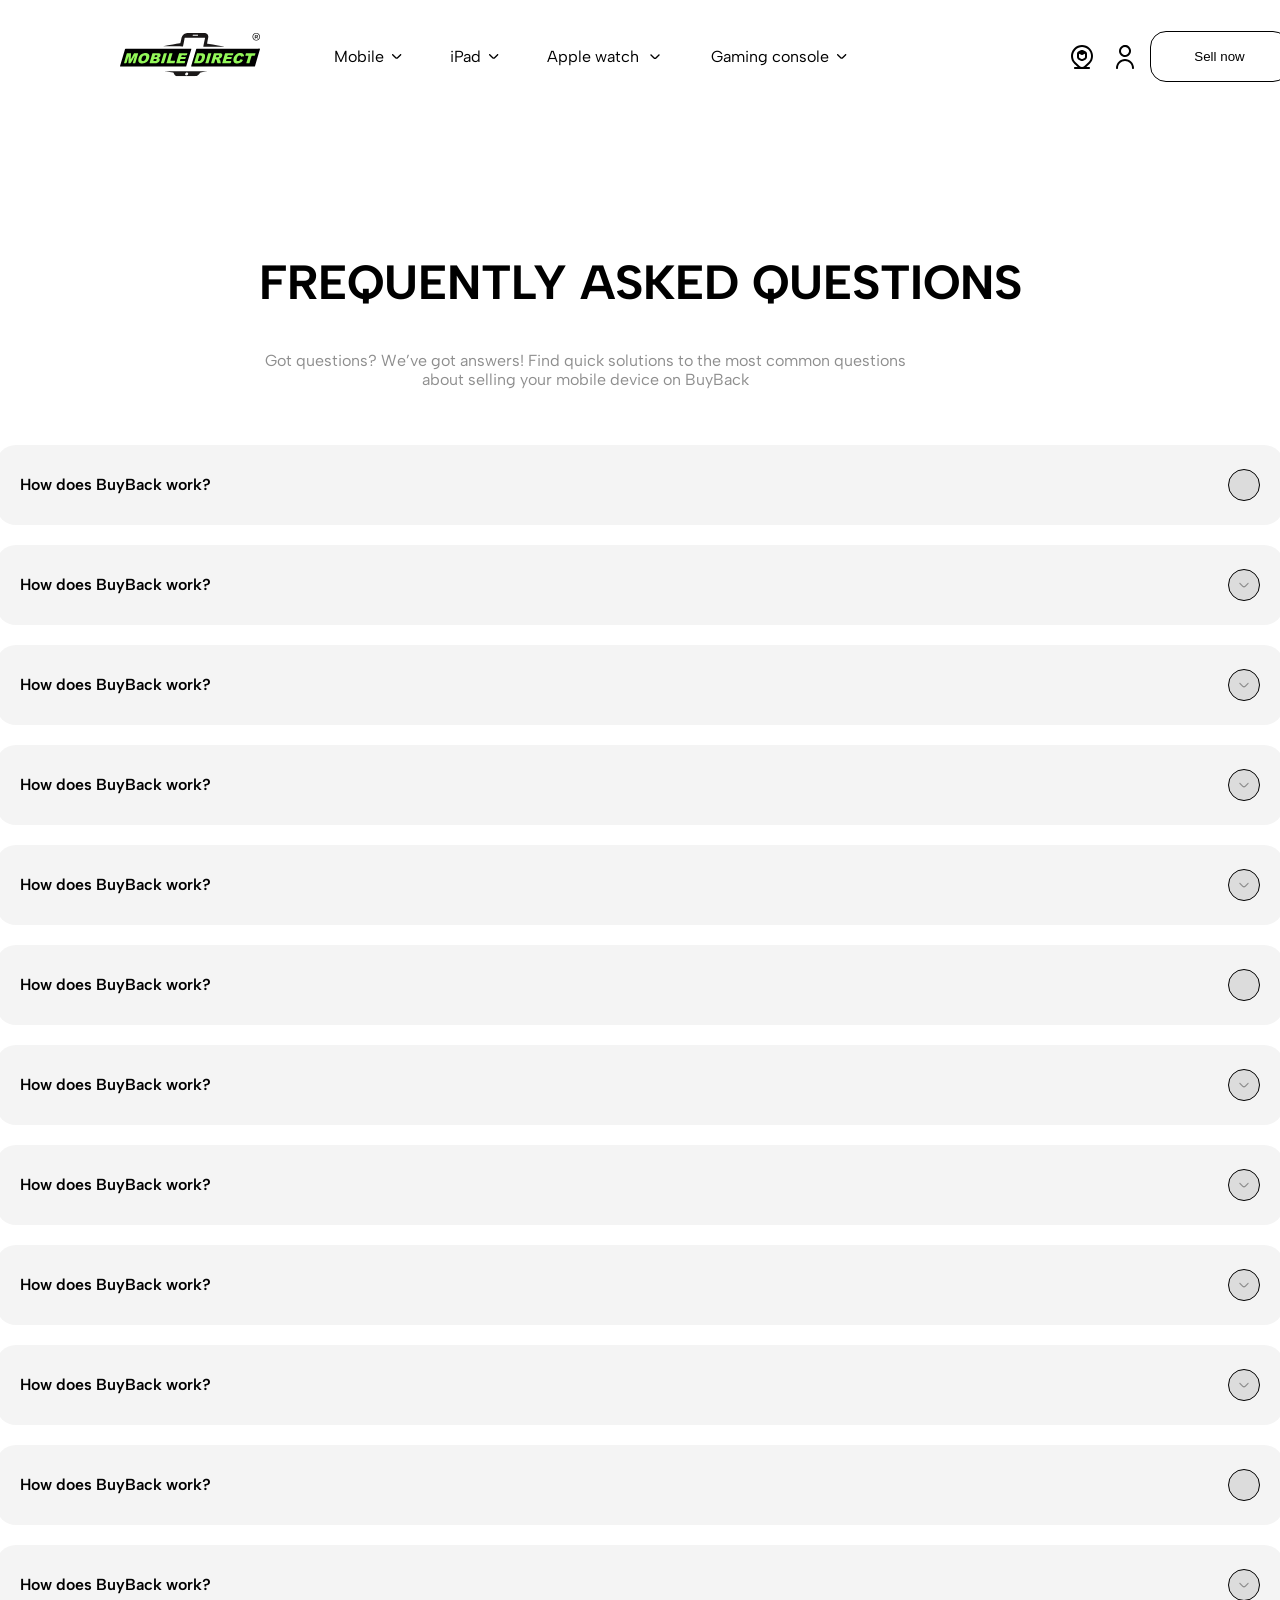
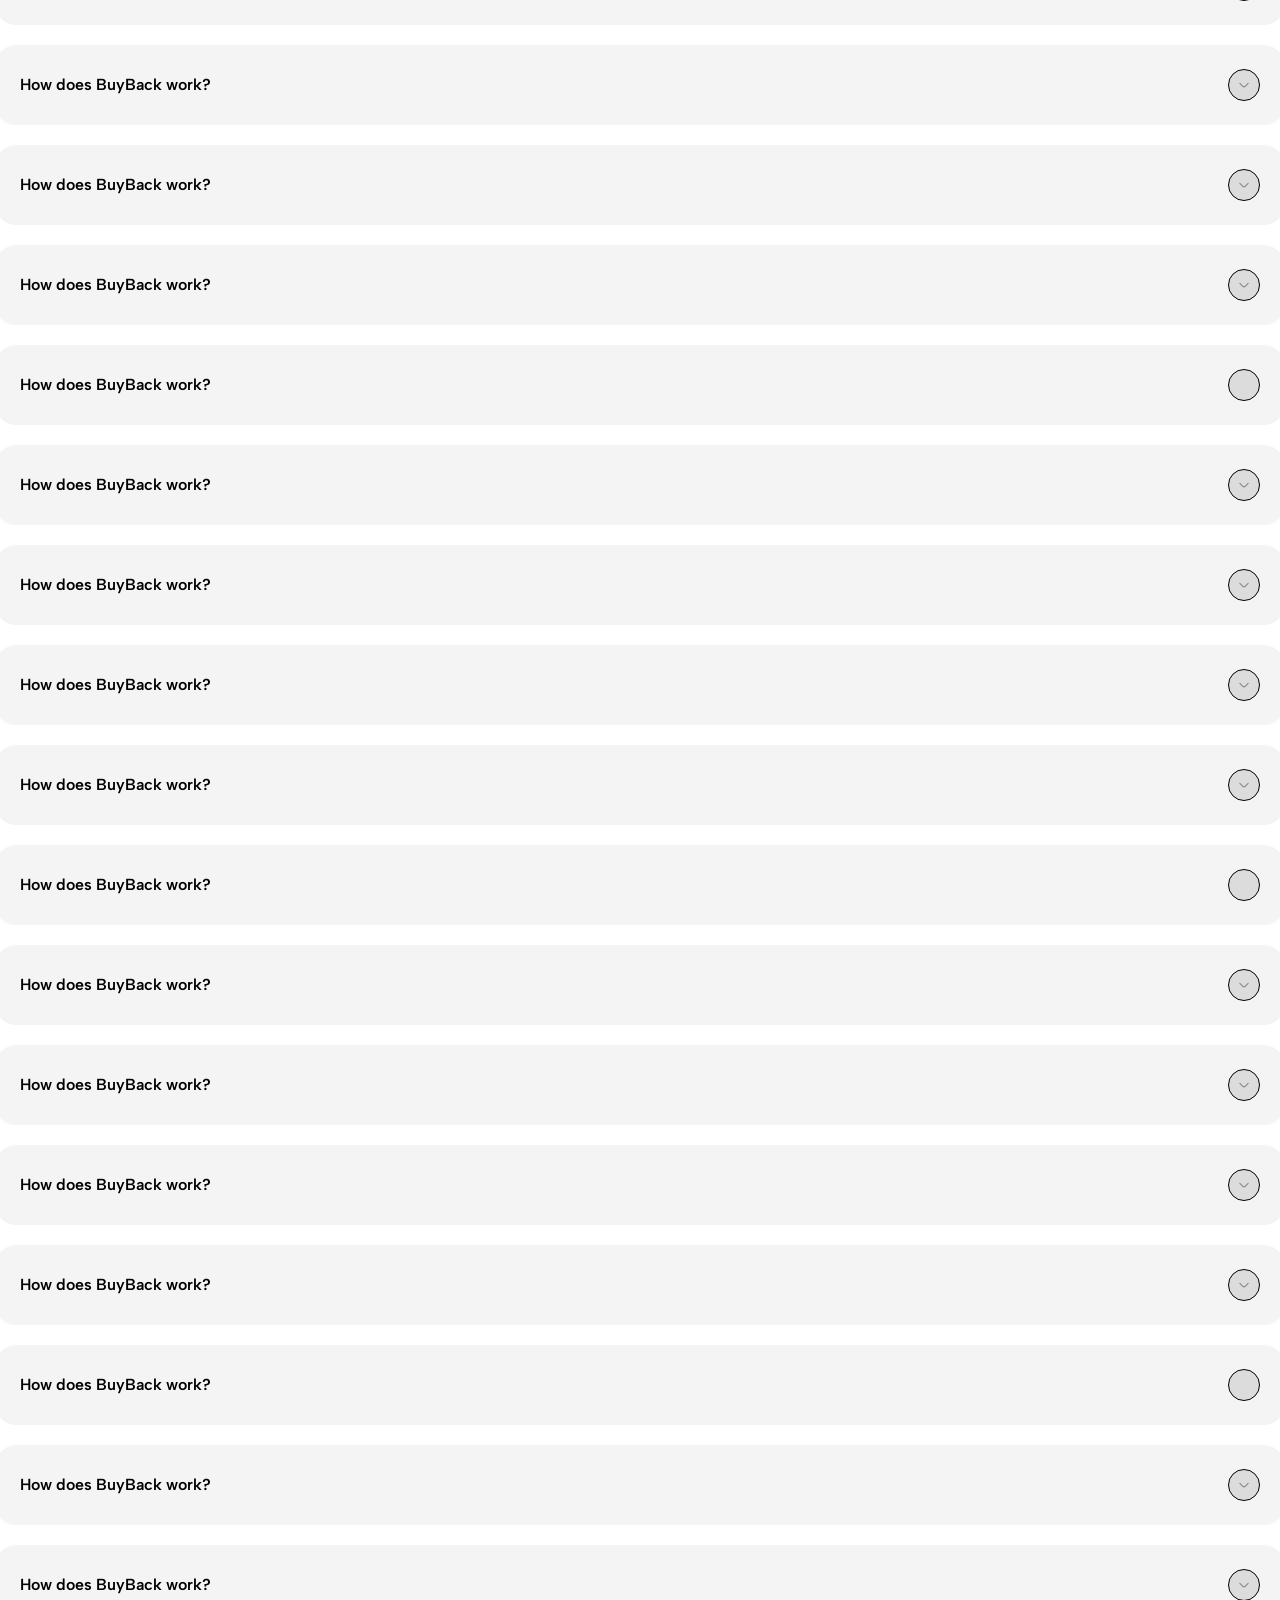
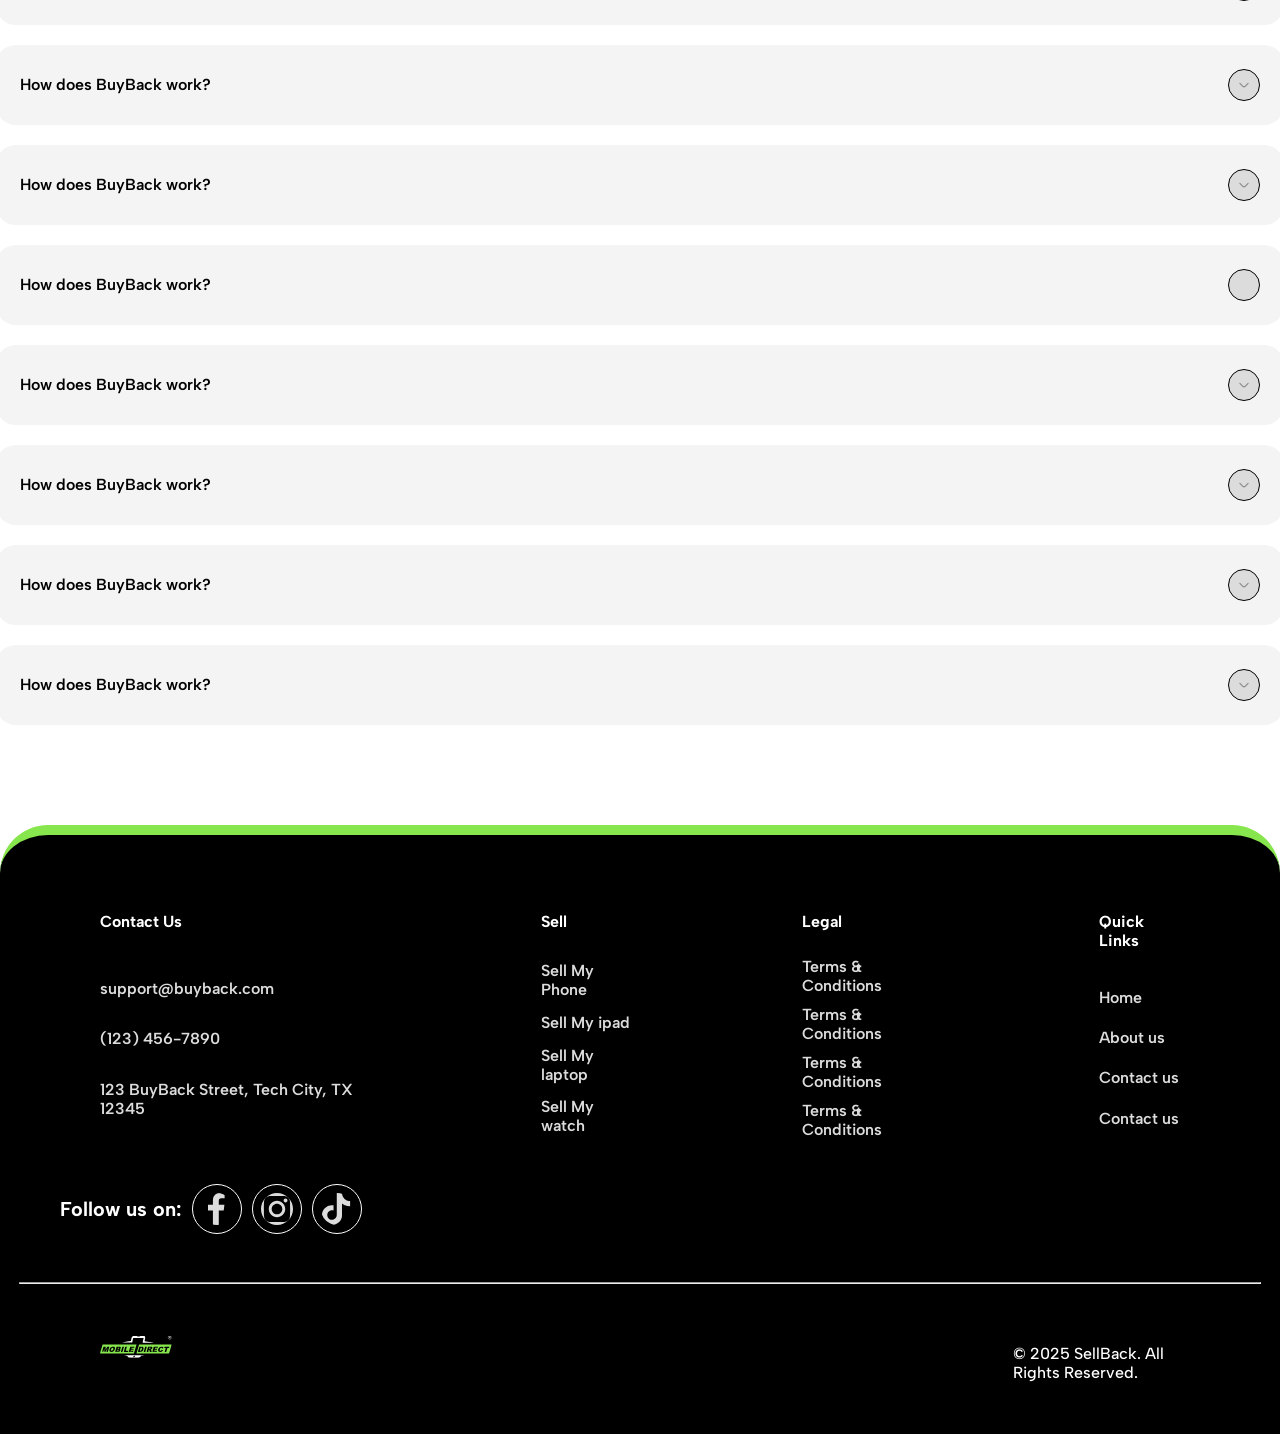
<file: question.html>
<!DOCTYPE html>
<html lang="en">

<head>
  <meta charset="UTF-8">
  <meta name="viewport" content="width=device-width, initial-scale=1.0">
  <title>Document</title>
  <link rel="stylesheet" href="sellback.css">
</head>

<body>
  <section class="navbar">
    <span class="nav-start">
      <a href="index.html">
        <svg width="140" height="44" viewBox="0 0 140 44" fill="none" xmlns="http://www.w3.org/2000/svg">
          <path d="M6.5432 17.0125L1.30859 32.7163L64.7781 32.0619L69.3584 17.0125H6.5432Z" fill="#93F859"
            stroke="#93F859" />
          <path d="M77.0091 17.0125L71.9758 32.7163L133.004 32.0619L137.408 17.0125H77.0091Z" fill="#93F859"
            stroke="#93F859" />
          <mask id="mask0_9475_2689" style="mask-type: luminance" maskUnits="userSpaceOnUse" x="0" y="0" width="140"
            height="44">
            <path d="M140 0H0V43.1855H140V0Z" fill="white" />
          </mask>
          <g mask="url(#mask0_9475_2689)">
            <path
              d="M33.1133 33.4936C22.3076 33.4936 11.4927 33.4936 0.687028 33.4936C0.529214 33.4936 0.380682 33.4936 0.222868 33.4751C0.027921 33.4472 -0.0184951 33.373 0.00935451 33.178C0.0279209 33.0481 0.0650537 32.9181 0.11147 32.7881C1.39255 28.4622 2.67363 24.1269 3.95472 19.8009C4.27963 18.7055 4.58597 17.5915 4.9016 16.4961C4.92945 16.3847 4.96659 16.2826 5.013 16.1712C5.10583 15.9484 5.31006 15.7813 5.55143 15.7534C5.71853 15.7256 5.87634 15.7163 6.04344 15.707C11.2235 15.707 16.3942 15.707 21.5742 15.7163C24.3592 15.7163 27.1442 15.7256 29.9291 15.7256C42.8885 15.7256 55.8478 15.7256 68.8165 15.7256C69.5034 15.7256 70.1811 15.7349 70.868 15.7256C71.3136 15.7163 71.4343 15.8556 71.3044 16.2919C71.0908 17.0438 70.8495 17.7958 70.6267 18.5477C69.1971 23.3842 67.7675 28.2208 66.3378 33.0481C66.3193 33.113 66.3007 33.1873 66.2729 33.2523C66.2264 33.4194 66.0686 33.5215 65.8923 33.5122C65.688 33.5122 65.4745 33.5122 65.2703 33.5122C56.5255 33.5122 47.7714 33.5122 39.0267 33.5122C37.0493 33.5029 35.0813 33.5029 33.1133 33.4936ZM14.6768 23.1893L14.7604 23.2171C14.7511 23.3471 14.7232 23.4771 14.6954 23.5978C14.2405 25.148 13.7856 26.6891 13.3215 28.2301C13.1544 28.7871 12.9873 29.3348 12.8295 29.8918C12.7459 30.1703 12.8387 30.2817 13.1265 30.2817C13.7021 30.2909 14.2869 30.2909 14.8625 30.2817C15.1317 30.2817 15.2524 30.1888 15.3452 29.9289C15.3731 29.8639 15.3916 29.7897 15.4102 29.7247C15.8558 28.2115 16.3014 26.6891 16.747 25.1759C17.1926 23.6813 17.6382 22.1867 18.0745 20.6921C18.1859 20.3022 18.1116 20.2094 17.7031 20.2001C17.6753 20.2001 17.6382 20.2001 17.6103 20.2001C16.9234 20.2001 16.2457 20.2094 15.5587 20.2094C15.2338 20.2094 14.9182 20.2001 14.5933 20.2001C14.3055 20.1815 14.0363 20.3393 13.9063 20.5993C13.8692 20.6643 13.832 20.7292 13.8042 20.7849C13.3122 21.6854 12.8295 22.5859 12.3374 23.4864C11.9197 24.2476 11.5112 25.0088 11.0935 25.77C11.0192 25.9093 10.945 26.0578 10.75 26.1135C10.7686 25.7515 10.7779 25.4265 10.7964 25.0923C10.8521 23.7834 10.9078 22.4652 10.9728 21.1563C10.9821 20.9613 10.9914 20.7664 10.9821 20.5714C10.9728 20.3301 10.8893 20.2465 10.6386 20.2187C10.5644 20.2094 10.4901 20.2094 10.4251 20.2094C9.60819 20.2094 8.79127 20.2094 7.97434 20.2094C7.76083 20.2094 7.53803 20.2001 7.32452 20.2001C7.10172 20.1908 6.89749 20.3301 6.81394 20.5343C6.77681 20.6271 6.73968 20.7292 6.71183 20.8221C5.87634 23.6906 5.04085 26.5498 4.20536 29.4183C4.15895 29.5669 4.12181 29.7154 4.09396 29.8732C4.05683 30.1517 4.12181 30.2445 4.40031 30.2538C4.89232 30.2631 5.39361 30.2631 5.88562 30.2445C6.20125 30.2445 6.47047 30.0403 6.57258 29.7432C6.64685 29.5483 6.72111 29.3533 6.77681 29.1584C7.3338 27.2646 7.8908 25.3708 8.44779 23.4771C8.47564 23.3842 8.51277 23.2914 8.54062 23.1986C8.58704 23.3285 8.61488 23.4585 8.6056 23.5978C8.57775 24.8417 8.55919 26.0764 8.52205 27.3203C8.50349 28.0908 8.44779 28.8706 8.42922 29.6411C8.41994 30.1146 8.53134 30.2167 9.00478 30.2445C9.08833 30.2445 9.17188 30.2445 9.25543 30.2445C9.58034 30.2445 9.89597 30.226 10.2209 30.2538C10.5736 30.2817 10.8057 30.1238 10.9728 29.8175C12.1518 27.6824 13.3215 25.5472 14.5097 23.4121C14.5654 23.3564 14.6211 23.2728 14.6768 23.1893ZM38.4882 24.916C38.711 24.7953 38.906 24.7025 39.0916 24.6003C39.8807 24.1362 40.4099 23.4771 40.6048 22.5766C40.8647 21.3976 40.2892 20.525 39.0916 20.3301C38.6646 20.2651 38.2283 20.228 37.792 20.228C36.1674 20.2094 34.5429 20.2094 32.9183 20.2094C32.547 20.2094 32.4542 20.2836 32.3428 20.6457C32.3242 20.6921 32.3149 20.7478 32.2963 20.7942C31.563 23.3007 30.8203 25.8072 30.0869 28.3136C29.9291 28.8613 29.762 29.3998 29.6042 29.9475C29.5299 30.1981 29.5856 30.2631 29.8456 30.2817C29.8827 30.2817 29.9291 30.2817 29.9663 30.2817C31.303 30.2817 32.6398 30.2817 33.9673 30.2631C34.775 30.2538 35.5826 30.2538 36.3809 30.1517C37.9962 29.9475 39.0545 29.0006 39.6394 27.4967C39.76 27.1996 39.8157 26.8747 39.7786 26.5591C39.7136 26.0485 39.4351 25.6586 39.0452 25.343C38.8874 25.1945 38.7017 25.0645 38.4882 24.916ZM18.288 27.3482C18.3158 27.6545 18.3622 27.9609 18.4272 28.2672C18.715 29.3255 19.4577 29.9289 20.4881 30.2167C21.5093 30.4952 22.5768 30.5416 23.6258 30.3559C25.139 30.1053 26.4108 29.4462 27.4134 28.2951C28.6295 26.8933 29.2607 25.2502 29.3628 23.4028C29.4185 22.3445 29.0844 21.4533 28.1932 20.8128C27.8497 20.5714 27.4784 20.4043 27.0699 20.3022C26.0766 20.033 25.0369 19.9866 24.025 20.1723C22.484 20.46 21.1565 21.147 20.1353 22.3631C18.9564 23.7556 18.3808 25.3801 18.288 27.3482ZM67.3404 20.228C67.1641 20.2187 67.0155 20.2001 66.8763 20.2001C65.2146 20.2001 63.5436 20.2001 61.8819 20.2094C61.1021 20.2094 60.3316 20.2001 59.5518 20.2001C59.1805 20.2001 59.0784 20.2837 58.9763 20.6364C58.8741 20.9892 58.7813 21.3512 58.6699 21.7133C57.8623 24.4332 57.0546 27.1625 56.247 29.8825C56.2099 30.0032 56.182 30.1238 56.1449 30.2631C56.2284 30.2724 56.2748 30.2724 56.312 30.2724C58.8277 30.3095 61.3435 30.1888 63.8499 30.3466C64.3977 30.3838 64.639 30.1795 64.8061 29.6504C64.834 29.5576 64.8525 29.474 64.8804 29.3812C64.9454 29.1213 65.0011 28.8613 65.0846 28.6014C65.2424 28.1187 65.1867 28.0351 64.6762 28.0351H64.6483C63.1537 28.0351 61.6684 28.0351 60.1738 28.0351C60.0995 28.0351 60.016 28.0258 59.9232 28.0166C60.0902 27.4224 60.2388 26.8562 60.4059 26.2992C60.4523 26.1135 60.6287 25.9835 60.8236 25.9928C60.8979 25.9928 60.9722 25.9928 61.0371 25.9928C62.0954 25.9928 63.1444 26.0021 64.2027 25.9928C64.4162 25.9928 64.639 25.9743 64.8525 25.9557C65.1496 25.9371 65.4095 25.7329 65.4838 25.4451C65.5952 25.1016 65.7066 24.7582 65.7994 24.4054C65.883 24.0898 65.7994 23.9876 65.4745 23.9691C65.4188 23.9691 65.3724 23.9691 65.3167 23.9691C64.2213 23.9691 63.1259 23.9691 62.0304 23.9691C61.8633 23.9691 61.6962 23.9691 61.5384 23.9505C61.2971 23.9227 61.2135 23.8484 61.2506 23.607C61.2971 23.31 61.3713 23.0222 61.4549 22.7344C61.5199 22.5302 61.7055 22.3909 61.919 22.3817C62.0119 22.3724 62.1047 22.3724 62.1975 22.3724C63.1723 22.3724 64.147 22.3909 65.1125 22.3817C65.4559 22.3817 65.7901 22.3538 66.1336 22.3352C66.5514 22.3074 66.8391 22.1032 66.9691 21.704C67.0991 21.3048 67.2105 20.8963 67.3219 20.4879C67.3497 20.4043 67.3497 20.3208 67.3404 20.228ZM52.8215 27.8402V27.8495C52.1995 27.8495 51.5776 27.8495 50.9556 27.8495C50.8535 27.8495 50.7513 27.8495 50.6492 27.8309C50.5007 27.8216 50.3893 27.7009 50.3986 27.5524C50.3986 27.5338 50.3986 27.5153 50.4079 27.4967C50.4264 27.376 50.4543 27.2553 50.4914 27.1347C50.7699 26.1878 51.0577 25.2316 51.3455 24.2847C51.7075 23.0779 52.0603 21.8711 52.413 20.6643C52.5244 20.2744 52.4687 20.2094 52.0696 20.2094C51.3548 20.2094 50.6399 20.2094 49.9251 20.2094C49.5817 20.2094 49.4517 20.2929 49.3403 20.5993C49.3125 20.6735 49.2939 20.7571 49.266 20.8406C48.5419 23.2728 47.8271 25.7143 47.103 28.1465C46.9359 28.7035 46.7689 29.2512 46.611 29.8082C46.5089 30.1795 46.6018 30.3002 47.0009 30.3095C47.2144 30.3095 47.4372 30.2909 47.6508 30.2909C49.1732 30.2909 50.6956 30.2817 52.2181 30.2817C52.5152 30.2817 52.8122 30.3095 53.1186 30.3281C53.3971 30.3374 53.6756 30.3559 53.9541 30.3466C54.1954 30.3374 54.4182 30.1981 54.5296 29.9846C54.6039 29.8732 54.6596 29.7525 54.6967 29.6226C54.836 29.112 54.9659 28.6107 55.1052 28.1001C55.1423 28.0166 55.1052 27.9144 55.0123 27.8773C54.9938 27.868 54.9659 27.8587 54.9381 27.8587C54.8638 27.8495 54.7895 27.8495 54.7246 27.8495C54.084 27.8402 53.4528 27.8402 52.8215 27.8402ZM41.5238 30.3466C41.5238 30.3374 41.5238 30.3281 41.5238 30.3188C42.0066 30.3095 42.4986 30.3002 42.9813 30.2817C43.1391 30.2724 43.2877 30.2538 43.4455 30.2352C43.724 30.2074 43.956 30.0217 44.0582 29.7618C44.151 29.539 44.2345 29.3162 44.2995 29.0934C45.1257 26.3363 45.9519 23.5699 46.7689 20.8128C46.7967 20.7107 46.8246 20.6178 46.8338 20.5064C46.8524 20.3208 46.7781 20.2372 46.5925 20.2094C46.4718 20.2001 46.3418 20.2001 46.2211 20.2094C45.6642 20.2094 45.1072 20.228 44.5502 20.2001C44.0025 20.1723 43.8075 20.2837 43.6404 20.8221C43.6311 20.8592 43.6218 20.9056 43.6126 20.9428C43.1391 22.5673 42.675 24.2012 42.1829 25.8164C41.8023 27.079 41.5146 28.3786 41.004 29.604C40.9761 29.6597 40.9669 29.7247 40.9483 29.7804C40.874 30.1424 41.0225 30.3281 41.4032 30.3374C41.4403 30.3466 41.4867 30.3466 41.5238 30.3466Z"
              fill="black" />
            <path
              d="M102.932 33.4937C92.5814 33.4937 82.2306 33.4937 71.8798 33.4937C71.722 33.5029 71.5735 33.4937 71.4157 33.4751C71.2021 33.4473 71.1557 33.373 71.1836 33.1595C71.2114 33.0109 71.2486 32.8531 71.295 32.7046C72.0562 30.1703 72.8267 27.6452 73.5786 25.1016C74.4327 22.2053 75.2775 19.3089 76.1222 16.4126C76.2986 15.8092 76.4286 15.6978 77.0598 15.6978C80.1419 15.6978 83.2332 15.6978 86.3152 15.707C87.0857 15.707 87.8469 15.7163 88.6174 15.7163C102.032 15.7163 115.446 15.7163 128.869 15.7163C131.589 15.7163 134.319 15.7256 137.039 15.7256C137.512 15.7256 137.986 15.6885 138.459 15.6421C138.849 15.6049 139.248 15.6142 139.638 15.6885C140.009 15.7627 140.074 15.8556 139.963 16.2269C139.712 17.081 139.443 17.9257 139.192 18.7798C137.837 23.4121 136.472 28.0351 135.117 32.6675C134.903 33.3823 134.774 33.4937 134.022 33.4937H102.932ZM98.9961 25.9C99.1817 25.835 99.2931 25.7979 99.4138 25.7515C100.008 25.5472 100.565 25.278 101.038 24.8603C101.957 24.0434 102.412 23.0129 102.329 21.7783C102.31 21.2955 102.022 20.8685 101.595 20.6643C101.317 20.5157 101.011 20.4136 100.695 20.3579C100.175 20.2837 99.6459 20.2372 99.1167 20.228C98.1234 20.2094 97.1301 20.2187 96.1368 20.2094C95.5613 20.2094 94.9764 20.2001 94.4009 20.2001C94.0574 20.2001 93.9646 20.2744 93.8624 20.59C93.8439 20.6364 93.8346 20.6921 93.816 20.7385C92.9341 23.7277 92.0522 26.7262 91.1703 29.7154C91.1425 29.799 91.1146 29.8918 91.0961 29.9846C91.0682 30.161 91.1332 30.2353 91.3003 30.2631C91.3653 30.2724 91.421 30.2724 91.4859 30.2724C92.21 30.2724 92.9341 30.2724 93.6582 30.2724C94.0574 30.2724 94.1317 30.2167 94.2431 29.8268C94.5587 28.7128 94.8743 27.5988 95.1992 26.4941C95.2364 26.392 95.3106 26.2992 95.4035 26.2528C95.7934 26.1228 96.2204 26.2992 96.406 26.6519C96.5174 26.8747 96.601 27.1068 96.6567 27.3482C96.8702 28.1744 97.0652 29.0099 97.2694 29.8454C97.3622 30.2445 97.3993 30.2724 97.8171 30.2724C98.7454 30.2724 99.683 30.2724 100.611 30.2724C100.686 30.2724 100.769 30.2631 100.862 30.2538C100.778 29.8732 100.704 29.5019 100.63 29.1398C100.509 28.5829 100.407 28.0259 100.249 27.4782C100.064 26.819 99.7759 26.2064 98.9961 25.9ZM76.7813 30.291V30.2724C76.8835 30.2724 76.9856 30.2724 77.0877 30.2724C77.9046 30.2538 78.7215 30.2724 79.5385 30.2167C80.5503 30.1517 81.5158 29.7804 82.3049 29.1491C83.0846 28.5364 83.7159 27.7752 84.1708 26.8933C84.8392 25.6122 85.1084 24.229 85.0713 22.7901C85.0434 21.5462 84.3657 20.7107 83.1496 20.4136C82.7412 20.3115 82.3141 20.2558 81.8964 20.2373C80.3647 20.2094 78.8329 20.2094 77.3012 20.2001C77.0598 20.2001 76.9763 20.2651 76.902 20.5065C76.8835 20.5529 76.8742 20.6086 76.8556 20.655C76.2615 22.6787 75.6674 24.6932 75.0732 26.7169C74.7669 27.7659 74.4513 28.8149 74.1449 29.8639C74.0521 30.1981 74.1171 30.2817 74.4513 30.2817C75.2311 30.291 76.0108 30.291 76.7813 30.291ZM105.958 28.0537C106.107 27.5153 106.246 27.0233 106.376 26.5405C106.506 26.0764 106.608 25.9928 107.091 25.9928C108.177 25.9928 109.263 25.9928 110.349 25.9928C110.544 25.9836 110.739 25.965 110.934 25.9371C111.176 25.9093 111.389 25.7515 111.473 25.5194C111.621 25.1109 111.751 24.7025 111.863 24.2847C111.909 24.0991 111.835 24.0155 111.649 23.9877C111.538 23.9691 111.426 23.9691 111.306 23.9691C110.173 23.9691 109.05 23.9691 107.917 23.9691C107.787 23.9691 107.648 23.9691 107.518 23.9505C107.295 23.9227 107.24 23.867 107.267 23.6535C107.295 23.4492 107.332 23.245 107.388 23.0501C107.518 22.5302 107.769 22.3538 108.298 22.3631C109.291 22.3817 110.284 22.391 111.278 22.391C111.612 22.391 111.937 22.3631 112.271 22.3353C112.522 22.326 112.754 22.1774 112.874 21.9546C113.116 21.5183 113.246 21.0356 113.348 20.5529C113.394 20.3394 113.301 20.2465 113.088 20.2187C112.902 20.2001 112.717 20.2001 112.531 20.2001C110.804 20.2001 109.078 20.2094 107.342 20.2094C106.766 20.2094 106.181 20.2001 105.606 20.2094C105.244 20.2187 105.104 20.3301 104.993 20.6643C104.974 20.72 104.956 20.785 104.937 20.8407C104.065 23.7927 103.201 26.7448 102.329 29.6968C102.301 29.799 102.273 29.8918 102.254 29.9939C102.227 30.1146 102.301 30.226 102.422 30.2538C102.431 30.2538 102.44 30.2538 102.449 30.2538C102.524 30.2631 102.598 30.2631 102.663 30.2631C104.993 30.291 107.323 30.2074 109.644 30.3281C110.489 30.3745 110.795 30.0867 110.971 29.2605C111.046 28.9078 111.129 28.555 111.203 28.2022C111.203 28.1465 111.203 28.0908 111.185 28.0351L105.958 28.0537ZM117.312 30.4673C118.435 30.4673 119.345 30.291 120.19 29.8639C121.285 29.3162 122.083 28.4715 122.724 27.4596C122.956 27.0883 122.928 26.9954 122.492 26.8469C122.018 26.6798 121.536 26.522 121.053 26.3549C120.654 26.2064 120.487 26.262 120.245 26.6241C120.078 26.8933 119.883 27.1532 119.679 27.3946C119.094 28.0351 118.342 28.2301 117.507 28.0723C116.829 27.9423 116.569 27.6267 116.569 26.9397C116.569 25.6958 116.95 24.489 117.655 23.4678C118.054 22.8737 118.695 22.4838 119.41 22.4095C120.347 22.2796 120.802 22.5766 121.09 23.4771C121.164 23.6999 121.201 23.7463 121.452 23.7185C121.768 23.6813 122.083 23.6163 122.399 23.5421C122.826 23.44 123.244 23.3378 123.68 23.3843C123.875 23.4028 123.94 23.3378 123.977 23.1522C123.986 23.0686 123.996 22.9851 123.996 22.9015C124.014 21.6204 123.123 20.5157 121.833 20.228C121.127 20.0702 120.394 20.0237 119.679 20.098C118.491 20.2187 117.386 20.5343 116.421 21.2677C114.945 22.3631 113.914 23.9598 113.524 25.7608C113.32 26.6612 113.32 27.571 113.626 28.4529C113.942 29.3626 114.545 29.9568 115.483 30.2074C116.068 30.3652 116.69 30.4581 117.312 30.4673ZM128.498 22.7344C128.433 22.9944 128.396 23.1986 128.331 23.3935C127.718 25.4451 127.115 27.4967 126.502 29.539C126.465 29.6504 126.437 29.7525 126.419 29.8732C126.372 30.1703 126.465 30.2817 126.762 30.2817C127.505 30.291 128.257 30.2817 128.999 30.2817C129.213 30.291 129.408 30.161 129.482 29.9568C129.519 29.8639 129.556 29.7618 129.584 29.6597C129.881 28.6478 130.169 27.636 130.466 26.6241C130.772 25.5844 131.079 24.5447 131.394 23.5049C131.589 22.8737 131.738 22.753 132.388 22.7344C132.908 22.7159 133.418 22.753 133.938 22.7623C134.736 22.7808 134.941 22.6045 135.117 21.8432C135.191 21.4905 135.312 21.147 135.405 20.8035C135.433 20.7293 135.451 20.6457 135.47 20.5622C135.498 20.3672 135.414 20.2465 135.219 20.2094C135.108 20.1908 134.996 20.1908 134.876 20.1908C132.481 20.1908 130.095 20.1908 127.7 20.1908C127.254 20.1908 126.809 20.1816 126.363 20.2001C126.075 20.2094 125.945 20.3115 125.88 20.5529C125.75 21.0635 125.611 21.574 125.5 22.0846C125.444 22.2888 125.425 22.5116 125.444 22.7251L128.498 22.7344ZM89.8428 20.2001V20.2094C89.555 20.2094 89.2673 20.2187 88.9702 20.2094C88.3204 20.1908 88.274 20.228 88.0883 20.8592C87.457 23.0315 86.8165 25.2038 86.1852 27.376C85.9624 28.128 85.7675 28.8892 85.4611 29.6133C85.2476 30.1146 85.4426 30.3559 85.9903 30.3374C86.0274 30.3374 86.0738 30.3281 86.111 30.3281C86.473 30.3095 86.8351 30.291 87.1971 30.2817C87.4942 30.2724 87.8005 30.2817 88.0976 30.2817C88.2832 30.3002 88.4503 30.1796 88.4968 30.0032C88.5246 29.9289 88.5432 29.8454 88.571 29.7711C89.1002 27.9609 89.6386 26.1414 90.1677 24.3311C90.5298 23.115 90.8918 21.8989 91.2539 20.6736C91.3745 20.2744 91.3003 20.2001 90.8825 20.2001C90.5483 20.2094 90.1956 20.2001 89.8428 20.2001Z"
              fill="black" />
            <path
              d="M42.7305 13.3303C42.814 13.2189 42.944 13.1539 43.0832 13.1539C46.3602 12.6155 49.6372 12.0771 52.9141 11.5386C55.2257 11.158 57.5465 10.7496 59.858 10.369C60.2107 10.3133 60.3778 10.1369 60.4428 9.80269C60.6842 8.67015 60.9255 7.5376 61.1855 6.41433C61.3433 5.70881 61.529 5.01257 61.7053 4.30704C61.956 3.27661 62.513 2.43183 63.2835 1.72631C64.1375 0.937239 65.103 0.343114 66.2634 0.15745C66.9503 0.0553345 67.6373 -0.000364752 68.3335 0.00891848C72.6224 -0.00964795 76.9205 -0.000364752 81.2186 -0.000364752C82.2119 -0.000364752 83.2052 0.00891848 84.1985 0.0182017C84.7648 0.0182017 85.3311 0.111034 85.8788 0.287415C87.2063 0.733009 87.9397 1.6799 88.2182 3.01668C88.3667 3.71292 88.2553 4.39987 88.1253 5.07755C87.8004 6.82279 87.4755 8.56803 87.1413 10.3133C87.0763 10.6382 87.1599 10.796 87.5312 10.8517C91.0031 11.4087 94.475 11.9564 97.947 12.5412C99.8779 12.8661 101.79 13.2375 103.712 13.5902C103.805 13.5995 103.897 13.6459 103.972 13.7016H103.656C99.7293 13.7016 95.8118 13.7016 91.885 13.6924C90.4554 13.6831 89.0258 13.6181 87.6055 13.6274C86.3522 13.6367 85.099 13.7016 83.8551 13.7481C83.7808 13.7573 83.7065 13.7573 83.6415 13.7481C83.4002 13.7202 83.3073 13.6274 83.3259 13.386C83.3352 13.2653 83.3538 13.1446 83.3909 13.024C83.8829 10.6196 84.3842 8.20599 84.8855 5.80164C84.9226 5.60669 84.9876 5.42103 85.0155 5.22608C85.0526 4.92902 84.969 4.8269 84.672 4.79905C84.5699 4.78977 84.4678 4.78977 84.3656 4.78977C82.3883 4.79905 80.411 4.79905 78.4337 4.80833C75.1846 4.80833 71.9354 4.80833 68.6863 4.80833C67.6095 4.80833 66.5326 4.79905 65.4557 4.79905C65.3815 4.79905 65.3072 4.79905 65.2422 4.79905C64.8152 4.80833 64.6667 4.92902 64.5924 5.34676C64.4439 6.10798 64.3046 6.86921 64.1561 7.63043C63.8033 9.39423 63.4413 11.1488 63.07 12.9126C63.0514 12.9961 63.0328 13.0704 63.005 13.1539C62.9493 13.3396 62.7822 13.4696 62.5872 13.4696C62.4758 13.4788 62.3552 13.4696 62.2438 13.4696C59.301 13.2746 56.3489 13.3489 53.3969 13.3489C51.7816 13.3489 50.1663 13.3396 48.551 13.3396C46.7594 13.3396 44.9677 13.3396 43.1761 13.3489L42.7305 13.3303ZM75.4538 1.78201C74.7482 1.79129 74.052 1.78201 73.3465 1.79129C73.2165 1.79129 73.0773 1.81914 72.9566 1.86556C72.7616 1.96767 72.6502 2.19047 72.6966 2.41327C72.7338 2.59893 72.8452 2.68248 73.1144 2.70105C73.1701 2.70105 73.2165 2.71033 73.2722 2.71033C74.6183 2.71033 75.9643 2.71033 77.3011 2.71033C77.4496 2.71033 77.5889 2.68248 77.7189 2.62678C77.9602 2.55252 78.0995 2.30187 78.0345 2.06051C77.9881 1.84699 77.8952 1.78201 77.561 1.78201C76.8648 1.78201 76.1593 1.78201 75.4538 1.78201Z"
              fill="#1A1818" />
            <path
              d="M87.8099 38.2093C87.7449 38.2371 87.68 38.265 87.615 38.2743C85.3034 38.6734 82.9919 39.0633 80.6711 39.4625C80.3369 39.5089 80.0492 39.7039 79.8821 40.0009C79.6871 40.3166 79.4922 40.6415 79.2694 40.9293C78.3225 42.1732 77.0414 42.8787 75.5004 43.1201C75.2219 43.1572 74.9434 43.1851 74.6649 43.1758C68.9836 43.1758 63.3023 43.1758 57.6116 43.1758C57.0639 43.1851 56.5162 43.0922 55.9964 42.9066C55.2259 42.6374 54.5946 42.0711 54.2233 41.3377C54.0376 40.9757 53.8984 40.6043 53.7963 40.2145C53.6849 39.7967 53.4621 39.5832 53.035 39.5182C50.8256 39.1933 48.6162 38.8498 46.4068 38.5063C45.8962 38.4321 45.3857 38.3485 44.8751 38.265C44.8194 38.2557 44.773 38.2371 44.7266 38.2093C44.7266 38.1721 44.7266 38.1629 44.7266 38.1536C44.7358 38.1443 44.7451 38.135 44.7544 38.135C59.0227 38.1257 73.2817 38.1257 87.55 38.1257C87.615 38.1257 87.6707 38.1257 87.7356 38.135C87.7635 38.1536 87.7728 38.1814 87.8099 38.2093ZM66.3286 42.4053C67.294 42.4146 68.1202 41.6905 68.1852 40.7529C68.2409 40.0009 67.9346 39.4996 67.1084 39.4161C66.1986 39.3233 65.2424 40.0659 65.1218 40.9664C64.9918 41.8112 65.4931 42.396 66.3286 42.4053Z"
              fill="#1A1818" />
            <path
              d="M35.1461 26.113C35.3968 26.113 35.6381 26.1037 35.8888 26.113C36.5572 26.1409 36.8635 26.6329 36.6036 27.2548C36.4272 27.6726 36.093 27.9232 35.6567 28.0346C35.4246 28.0903 35.1926 28.1182 34.9512 28.1182C34.5799 28.1275 34.2085 28.1275 33.8372 28.1089C33.4844 28.0903 33.373 27.9418 33.4566 27.5983C33.5401 27.2363 33.6515 26.8835 33.7537 26.5308C33.8094 26.2801 34.0507 26.1037 34.3106 26.1223C34.5891 26.113 34.8676 26.1223 35.1461 26.113Z"
              fill="black" />
            <path
              d="M34.5244 24.1636C34.543 23.9965 34.5708 23.8201 34.608 23.653C34.7194 23.2538 34.84 22.8639 34.9607 22.4647C34.9793 22.344 35.0814 22.2605 35.1928 22.2605C35.6755 22.2605 36.1583 22.2605 36.6503 22.2605C36.706 22.2605 36.7524 22.2698 36.7988 22.2791C37.3744 22.409 37.5507 22.7154 37.3744 23.2817C37.2537 23.7272 36.8731 24.0522 36.4182 24.1171C35.8055 24.2378 35.1835 24.1728 34.5244 24.1636Z"
              fill="black" />
            <path
              d="M26.1602 23.9224C26.1416 25.1757 25.6867 26.3732 24.8698 27.3294C24.1829 28.1556 23.0874 28.2484 22.2984 28.0256C21.8528 27.8956 21.6021 27.5707 21.5 27.1251C21.3886 26.6517 21.4629 26.1782 21.5557 25.7141C21.7042 24.9436 22.0199 24.2102 22.4748 23.5697C22.8368 23.0591 23.301 22.6785 23.9229 22.5207C24.3592 22.4093 24.8048 22.4093 25.2411 22.5299C25.8353 22.6878 26.1416 23.0776 26.1602 23.6903C26.1602 23.7553 26.1602 23.8389 26.1602 23.9224Z"
              fill="black" />
            <path
              d="M95.8862 24.2564C95.9234 24.0986 95.9512 23.9779 95.9883 23.848C96.0719 23.5509 96.1462 23.2538 96.2297 22.9568C96.2576 22.8268 96.304 22.6969 96.3597 22.5762C96.4711 22.3162 96.731 22.1584 97.0095 22.1863C97.4272 22.2048 97.8543 22.242 98.272 22.2698C98.2906 22.2698 98.3091 22.2698 98.337 22.2791C99.0797 22.3441 99.1632 22.8454 99.0239 23.3467C98.9404 23.6437 98.7362 23.8851 98.4577 24.0151C98.1142 24.1914 97.7429 24.2936 97.3623 24.3121C96.9352 24.3307 96.5175 24.3214 96.0905 24.3121C96.0162 24.2936 95.9512 24.2843 95.8862 24.2564Z"
              fill="black" />
            <path
              d="M81.8965 23.8855C81.8315 25.0831 81.4973 26.1414 80.8289 27.0882C80.6618 27.3389 80.4297 27.5338 80.1512 27.6638C79.6314 27.9052 79.0744 28.0537 78.5081 28.0815C78.3596 28.0908 78.2203 28.0723 78.0811 28.0444C77.849 27.998 77.8211 27.9237 77.8861 27.6916C78.0904 26.9861 78.3039 26.2806 78.5081 25.5844C78.7588 24.7117 79.0187 23.8391 79.2693 22.9665C79.2879 22.8829 79.3157 22.8087 79.3436 22.7344C79.39 22.6045 79.5107 22.5116 79.6499 22.5116C80.1605 22.4838 80.6618 22.5302 81.1538 22.6694C81.6087 22.7994 81.8593 23.1243 81.8965 23.5978C81.9058 23.6999 81.8965 23.8206 81.8965 23.8855Z"
              fill="black" />
            <path
              d="M137.958 3.12844C137.958 2.44148 137.391 1.87521 136.704 1.87521H135.767C135.247 1.87521 134.829 2.29295 134.829 2.81281V5.31928C134.829 5.49566 134.968 5.63491 135.145 5.63491C135.321 5.63491 135.46 5.49566 135.46 5.31928V4.38167H136.565L137.141 5.46781C137.196 5.56992 137.308 5.63491 137.419 5.63491C137.466 5.63491 137.521 5.62562 137.568 5.59777C137.716 5.51422 137.781 5.32856 137.698 5.17074L137.215 4.27027C137.651 4.08461 137.958 3.6483 137.958 3.12844ZM136.704 3.7597H135.451V2.82209C135.451 2.64571 135.59 2.50647 135.767 2.50647H136.704C137.048 2.50647 137.336 2.78496 137.336 3.13772C137.336 3.49048 137.057 3.7597 136.704 3.7597ZM136.24 0C134.17 0 132.48 1.68954 132.48 3.7597C132.48 5.82985 134.17 7.5194 136.24 7.5194C138.31 7.5194 140 5.82985 140 3.7597C140 1.68954 138.31 0 136.24 0ZM136.24 6.88814C134.513 6.88814 133.102 5.48637 133.102 3.75041C133.102 2.01446 134.504 0.612691 136.24 0.612691C137.976 0.612691 139.378 2.01446 139.378 3.75041C139.378 5.48637 137.967 6.88814 136.24 6.88814Z"
              fill="black" />
          </g>
        </svg>
      </a>

      <span class="nav-center">
        <a href="mobile.html" class="nav-opt">
          <p>Mobile</p>
          <svg width="10" height="5" viewBox="0 0 10 5" fill="none" xmlns="http://www.w3.org/2000/svg">
            <path
              d="M9.14053 0.197198C9.07855 0.134713 9.00482 0.0851167 8.92358 0.051271C8.84234 0.0174253 8.7552 0 8.6672 0C8.57919 0 8.49205 0.0174253 8.41081 0.051271C8.32957 0.0851167 8.25584 0.134713 8.19386 0.197198L5.14053 3.25053C5.07855 3.31301 5.00482 3.36261 4.92358 3.39645C4.84234 3.4303 4.7552 3.44772 4.6672 3.44772C4.57919 3.44772 4.49205 3.4303 4.41081 3.39645C4.32957 3.36261 4.25584 3.31301 4.19386 3.25053L1.14053 0.197198C1.07855 0.134713 1.00482 0.0851167 0.92358 0.051271C0.84234 0.0174253 0.755203 0 0.667195 0C0.579187 0 0.49205 0.0174253 0.41081 0.051271C0.329571 0.0851167 0.255837 0.134713 0.193862 0.197198C0.0696944 0.322107 0 0.491074 0 0.667197C0 0.843321 0.0696944 1.01229 0.193862 1.1372L3.25386 4.19719C3.62886 4.57172 4.13719 4.7821 4.6672 4.7821C5.1972 4.7821 5.70553 4.57172 6.08053 4.19719L9.14053 1.1372C9.2647 1.01229 9.33439 0.843321 9.33439 0.667197C9.33439 0.491074 9.2647 0.322107 9.14053 0.197198Z"
              fill="black" />
          </svg>
        </a>
        <a href="iPad.html" class="nav-opt">
          <p>iPad</p>
          <svg width="10" height="5" viewBox="0 0 10 5" fill="none" xmlns="http://www.w3.org/2000/svg">
            <path
              d="M9.14053 0.197198C9.07855 0.134713 9.00482 0.0851167 8.92358 0.051271C8.84234 0.0174253 8.7552 0 8.6672 0C8.57919 0 8.49205 0.0174253 8.41081 0.051271C8.32957 0.0851167 8.25584 0.134713 8.19386 0.197198L5.14053 3.25053C5.07855 3.31301 5.00482 3.36261 4.92358 3.39645C4.84234 3.4303 4.7552 3.44772 4.6672 3.44772C4.57919 3.44772 4.49205 3.4303 4.41081 3.39645C4.32957 3.36261 4.25584 3.31301 4.19386 3.25053L1.14053 0.197198C1.07855 0.134713 1.00482 0.0851167 0.92358 0.051271C0.84234 0.0174253 0.755203 0 0.667195 0C0.579187 0 0.49205 0.0174253 0.41081 0.051271C0.329571 0.0851167 0.255837 0.134713 0.193862 0.197198C0.0696944 0.322107 0 0.491074 0 0.667197C0 0.843321 0.0696944 1.01229 0.193862 1.1372L3.25386 4.19719C3.62886 4.57172 4.13719 4.7821 4.6672 4.7821C5.1972 4.7821 5.70553 4.57172 6.08053 4.19719L9.14053 1.1372C9.2647 1.01229 9.33439 0.843321 9.33439 0.667197C9.33439 0.491074 9.2647 0.322107 9.14053 0.197198Z"
              fill="black" />
          </svg>
        </a>
        <a href="watch.html" class="nav-opt">
          <p>Apple watch</p>
          <svg width="16" height="16" viewBox="0 0 16 16" fill="none" xmlns="http://www.w3.org/2000/svg">
            <path
              d="M12.473 5.47332C12.4111 5.41084 12.3373 5.36124 12.2561 5.32739C12.1749 5.29355 12.0877 5.27612 11.9997 5.27612C11.9117 5.27612 11.8246 5.29355 11.7433 5.32739C11.6621 5.36124 11.5884 5.41084 11.5264 5.47332L8.47305 8.52665C8.41107 8.58913 8.33734 8.63873 8.2561 8.67258C8.17486 8.70642 8.08772 8.72385 7.99971 8.72385C7.91171 8.72385 7.82457 8.70642 7.74333 8.67258C7.66209 8.63873 7.58836 8.58913 7.52638 8.52665L4.47305 5.47332C4.41107 5.41084 4.33734 5.36124 4.2561 5.32739C4.17486 5.29355 4.08772 5.27612 3.99971 5.27612C3.91171 5.27612 3.82457 5.29355 3.74333 5.32739C3.66209 5.36124 3.58836 5.41084 3.52638 5.47332C3.40221 5.59823 3.33252 5.7672 3.33252 5.94332C3.33252 6.11944 3.40221 6.28841 3.52638 6.41332L6.58638 9.47331C6.96138 9.84785 7.46971 10.0582 7.99971 10.0582C8.52972 10.0582 9.03805 9.84785 9.41305 9.47331L12.473 6.41332C12.5972 6.28841 12.6669 6.11944 12.6669 5.94332C12.6669 5.7672 12.5972 5.59823 12.473 5.47332Z"
              fill="black" />
          </svg>

        </a>
        <a href="console.html" class="nav-opt">
          <p>Gaming console</p>
          <svg width="10" height="5" viewBox="0 0 10 5" fill="none" xmlns="http://www.w3.org/2000/svg">
            <path
              d="M9.14053 0.197198C9.07855 0.134713 9.00482 0.0851167 8.92358 0.051271C8.84234 0.0174253 8.7552 0 8.6672 0C8.57919 0 8.49205 0.0174253 8.41081 0.051271C8.32957 0.0851167 8.25584 0.134713 8.19386 0.197198L5.14053 3.25053C5.07855 3.31301 5.00482 3.36261 4.92358 3.39645C4.84234 3.4303 4.7552 3.44772 4.6672 3.44772C4.57919 3.44772 4.49205 3.4303 4.41081 3.39645C4.32957 3.36261 4.25584 3.31301 4.19386 3.25053L1.14053 0.197198C1.07855 0.134713 1.00482 0.0851167 0.92358 0.051271C0.84234 0.0174253 0.755203 0 0.667195 0C0.579187 0 0.49205 0.0174253 0.41081 0.051271C0.329571 0.0851167 0.255837 0.134713 0.193862 0.197198C0.0696944 0.322107 0 0.491074 0 0.667197C0 0.843321 0.0696944 1.01229 0.193862 1.1372L3.25386 4.19719C3.62886 4.57172 4.13719 4.7821 4.6672 4.7821C5.1972 4.7821 5.70553 4.57172 6.08053 4.19719L9.14053 1.1372C9.2647 1.01229 9.33439 0.843321 9.33439 0.667197C9.33439 0.491074 9.2647 0.322107 9.14053 0.197198Z"
              fill="black" />
          </svg>
        </a>
      </span>
    </span>

    <span class="nav-icon">
      <svg class="mobile-show" width="24" height="17" viewBox="0 0 24 17" fill="none"
        xmlns="http://www.w3.org/2000/svg">
        <path
          d="M22.5 6.99997H1.5C0.671578 6.99997 0 7.67155 0 8.49997C0 9.32839 0.671578 9.99997 1.5 9.99997H22.5C23.3284 9.99997 24 9.32839 24 8.49997C24 7.67155 23.3284 6.99997 22.5 6.99997Z"
          fill="black" />
        <path
          d="M1.5 3.00001H22.5C23.3284 3.00001 24 2.32843 24 1.5C24 0.67158 23.3284 0 22.5 0H1.5C0.671578 0 0 0.67158 0 1.5C0 2.32843 0.671578 3.00001 1.5 3.00001Z"
          fill="black" />
        <path
          d="M22.5 14H1.5C0.671578 14 0 14.6715 0 15.5C0 16.3284 0.671578 17 1.5 17H22.5C23.3284 17 24 16.3284 24 15.5C24 14.6715 23.3284 14 22.5 14Z"
          fill="black" />
      </svg>
      <span class="icon-bx">
        <svg width="22" height="24" class="svg-hover" viewBox="0 0 22 24" fill="none"
          xmlns="http://www.w3.org/2000/svg">
          <path
            d="M11.0001 16.0001C11.4657 16.0009 11.9251 15.8935 12.3421 15.686L14.3421 14.6861C15.3615 14.1799 16.0045 13.1382 16.0001 12.0001V9.03307C16.0036 7.89593 15.3607 6.85559 14.3421 6.35009L12.3421 5.3501C11.497 4.9301 10.5041 4.9301 9.65907 5.3501L7.65905 6.35009C6.64008 6.85531 5.99672 7.89574 6.00005 9.03307V12.0001C5.9964 13.1375 6.63929 14.1782 7.65807 14.6841L9.65808 15.6841C10.0748 15.8922 10.5343 16.0003 11.0001 16.0001ZM8.00007 12.0001V9.03307C8.00166 8.93107 8.01886 8.82987 8.05107 8.73307L10.2311 9.82306C10.7152 10.065 11.285 10.065 11.7691 9.82306L13.9491 8.73307C13.9813 8.82987 13.9985 8.93107 14.0001 9.03307V12.0001C14.0017 12.3795 13.7872 12.7267 13.4471 12.8951L11.4471 13.895C11.1651 14.0346 10.8341 14.0346 10.5521 13.895L8.55211 12.8951C8.21241 12.7264 7.99829 12.3793 8.00007 12.0001ZM18.0001 22.0001H15.2911L18.778 18.7781C23.0739 14.4823 23.074 7.51756 18.7783 3.2217C14.4826 -1.07416 7.51782 -1.07421 3.22196 3.22146C-1.0739 7.51713 -1.07399 14.482 3.22172 18.7778C3.23115 18.7872 6.70908 22.0001 6.70908 22.0001H4.00008C3.4478 22.0001 3.0001 22.4478 3.0001 23C3.0001 23.5523 3.4478 24 4.00008 24H18.0001C18.5524 24 19.0001 23.5523 19.0001 23C19.0001 22.4478 18.5523 22.0001 18.0001 22.0001ZM4.63608 4.63606C8.14308 1.11331 13.8418 1.10056 17.3646 4.60756C20.8873 8.11456 20.9001 13.8133 17.3931 17.336L13.4081 21.017C12.048 22.299 9.92218 22.2916 8.5711 21L4.63608 17.364C1.12679 13.847 1.12683 8.15309 4.63608 4.63606Z"
            fill="currentColor" />
        </svg>
        <svg width="24" height="24" class="svg-hover" viewBox="0 0 24 24" fill="none"
          xmlns="http://www.w3.org/2000/svg">
          <g clip-path="url(#clip0_9578_1568)">
            <path
              d="M12 12C13.1867 12 14.3467 11.6481 15.3334 10.9888C16.3201 10.3295 17.0892 9.39246 17.5433 8.2961C17.9974 7.19975 18.1162 5.99335 17.8847 4.82946C17.6532 3.66557 17.0818 2.59648 16.2426 1.75736C15.4035 0.918247 14.3344 0.346802 13.1705 0.115291C12.0067 -0.11622 10.8003 0.00259972 9.7039 0.456725C8.60754 0.910851 7.67047 1.67989 7.01118 2.66658C6.35189 3.65328 6 4.81331 6 6C6.00159 7.59081 6.63424 9.11601 7.75911 10.2409C8.88399 11.3658 10.4092 11.9984 12 12ZM12 2C12.7911 2 13.5645 2.2346 14.2223 2.67412C14.8801 3.11365 15.3928 3.73836 15.6955 4.46927C15.9983 5.20017 16.0775 6.00444 15.9231 6.78036C15.7688 7.55629 15.3878 8.26902 14.8284 8.82843C14.269 9.38784 13.5563 9.7688 12.7804 9.92314C12.0044 10.0775 11.2002 9.99827 10.4693 9.69552C9.73836 9.39277 9.11365 8.88008 8.67412 8.22228C8.2346 7.56449 8 6.79113 8 6C8 4.93914 8.42143 3.92172 9.17157 3.17158C9.92172 2.42143 10.9391 2 12 2Z"
              fill="currentColor" />
            <path
              d="M12 14C9.61386 14.0026 7.32622 14.9517 5.63896 16.639C3.95171 18.3262 3.00265 20.6139 3 23C3 23.2652 3.10536 23.5196 3.29289 23.7071C3.48043 23.8946 3.73478 24 4 24C4.26522 24 4.51957 23.8946 4.70711 23.7071C4.89464 23.5196 5 23.2652 5 23C5 21.1435 5.7375 19.363 7.05025 18.0503C8.36301 16.7375 10.1435 16 12 16C13.8565 16 15.637 16.7375 16.9497 18.0503C18.2625 19.363 19 21.1435 19 23C19 23.2652 19.1054 23.5196 19.2929 23.7071C19.4804 23.8946 19.7348 24 20 24C20.2652 24 20.5196 23.8946 20.7071 23.7071C20.8946 23.5196 21 23.2652 21 23C20.9974 20.6139 20.0483 18.3262 18.361 16.639C16.6738 14.9517 14.3861 14.0026 12 14Z"
              fill="currentColor" />
          </g>
          <defs>
            <clipPath id="clip0_9578_1568">
              <rect width="24" height="24" fill="white" />
            </clipPath>
          </defs>
        </svg>
      </span>
      <button>Sell now</button>
    </span>
    <br />
  </section>
  <section class="question">
    <span>
      <h1>FREQUENTLY ASKED QUESTIONS</h1>
      <p>
        Got questions? We’ve got answers! Find quick solutions to the most
        common questions about selling your mobile device on BuyBack
      </p>
    </span>
    <span class="ask-bx">
      <details>
        <summary>
          <p>How does BuyBack work?</p>
          <svg width="14" height="7" viewBox="0 0 14 7" fill="none" xmlns="http://www.w3.org/2000/svg">
            <path
              d="M0.872263 -5.73127e-07C1.10425 0.000203664 1.32666 0.0925249 1.4906 0.256666L5.96593 4.732C6.10135 4.86746 6.26214 4.97491 6.43909 5.04823C6.61605 5.12154 6.80572 5.15927 6.99726 5.15927C7.18881 5.15927 7.37847 5.12154 7.55543 5.04823C7.73239 4.97491 7.89317 4.86746 8.0286 4.732L12.501 0.2625C12.666 0.103112 12.8871 0.0149165 13.1165 0.0169101C13.3459 0.0189037 13.5654 0.110927 13.7276 0.273159C13.8898 0.435391 13.9819 0.654852 13.9839 0.884274C13.9858 1.1137 13.8977 1.33472 13.7383 1.49975L9.26935 5.96925C8.66719 6.57022 7.85121 6.90774 7.00047 6.90774C6.14973 6.90774 5.33375 6.57022 4.7316 5.96925L0.256263 1.49392C0.133986 1.37172 0.0506458 1.21604 0.016757 1.04653C-0.0171318 0.877012 -4.8668e-05 0.701258 0.0658493 0.541443C0.131747 0.381627 0.243508 0.244912 0.387028 0.14855C0.530548 0.0521879 0.699395 0.000496593 0.872263 -5.73127e-07Z"
              fill="none" />
          </svg>
        </summary>
        <p>
          Select Your Device & Condition – Choose your device model and its condition.
          Get a Quote – Instantly see how much your device is worth.
          Ship Your Device – Send it to us for free.
          Get Paid – Receive your payment quickly after inspection.
        </p>
      </details>
      <details>
        <summary>
          <p>How does BuyBack work?</p>
          <svg width="14" height="7" viewBox="0 0 14 7" fill="none" xmlns="http://www.w3.org/2000/svg">
            <path
              d="M0.872263 -5.73127e-07C1.10425 0.000203664 1.32666 0.0925249 1.4906 0.256666L5.96593 4.732C6.10135 4.86746 6.26214 4.97491 6.43909 5.04823C6.61605 5.12154 6.80572 5.15927 6.99726 5.15927C7.18881 5.15927 7.37847 5.12154 7.55543 5.04823C7.73239 4.97491 7.89317 4.86746 8.0286 4.732L12.501 0.2625C12.666 0.103112 12.8871 0.0149165 13.1165 0.0169101C13.3459 0.0189037 13.5654 0.110927 13.7276 0.273159C13.8898 0.435391 13.9819 0.654852 13.9839 0.884274C13.9858 1.1137 13.8977 1.33472 13.7383 1.49975L9.26935 5.96925C8.66719 6.57022 7.85121 6.90774 7.00047 6.90774C6.14973 6.90774 5.33375 6.57022 4.7316 5.96925L0.256263 1.49392C0.133986 1.37172 0.0506458 1.21604 0.016757 1.04653C-0.0171318 0.877012 -4.8668e-05 0.701258 0.0658493 0.541443C0.131747 0.381627 0.243508 0.244912 0.387028 0.14855C0.530548 0.0521879 0.699395 0.000496593 0.872263 -5.73127e-07Z"
              fill="#8E8E8E" />
          </svg>
        </summary>
        <p>
          Select Your Device & Condition – Choose your device model and its condition.</p>
        <p>Get a Quote – Instantly see how much your device is worth.</p>
        <p>Ship Your Device – Send it to us for free.</p>
        <p>Get Paid – Receive your payment quickly after inspection.
        </p>
      </details>
      <details>
        <summary>
          <p>How does BuyBack work?</p>
          <svg width="14" height="7" viewBox="0 0 14 7" fill="none" xmlns="http://www.w3.org/2000/svg">
            <path
              d="M0.872263 -5.73127e-07C1.10425 0.000203664 1.32666 0.0925249 1.4906 0.256666L5.96593 4.732C6.10135 4.86746 6.26214 4.97491 6.43909 5.04823C6.61605 5.12154 6.80572 5.15927 6.99726 5.15927C7.18881 5.15927 7.37847 5.12154 7.55543 5.04823C7.73239 4.97491 7.89317 4.86746 8.0286 4.732L12.501 0.2625C12.666 0.103112 12.8871 0.0149165 13.1165 0.0169101C13.3459 0.0189037 13.5654 0.110927 13.7276 0.273159C13.8898 0.435391 13.9819 0.654852 13.9839 0.884274C13.9858 1.1137 13.8977 1.33472 13.7383 1.49975L9.26935 5.96925C8.66719 6.57022 7.85121 6.90774 7.00047 6.90774C6.14973 6.90774 5.33375 6.57022 4.7316 5.96925L0.256263 1.49392C0.133986 1.37172 0.0506458 1.21604 0.016757 1.04653C-0.0171318 0.877012 -4.8668e-05 0.701258 0.0658493 0.541443C0.131747 0.381627 0.243508 0.244912 0.387028 0.14855C0.530548 0.0521879 0.699395 0.000496593 0.872263 -5.73127e-07Z"
              fill="#8E8E8E" />
          </svg>
        </summary>
        <p>
          Select Your Device & Condition – Choose your device model and its condition.
          Get a Quote – Instantly see how much your device is worth.
          Ship Your Device – Send it to us for free.
          Get Paid – Receive your payment quickly after inspection..
        </p>
      </details>
      <details>
        <summary>
          <p>How does BuyBack work?</p>
          <svg width="14" height="7" viewBox="0 0 14 7" fill="none" xmlns="http://www.w3.org/2000/svg">
            <path
              d="M0.872263 -5.73127e-07C1.10425 0.000203664 1.32666 0.0925249 1.4906 0.256666L5.96593 4.732C6.10135 4.86746 6.26214 4.97491 6.43909 5.04823C6.61605 5.12154 6.80572 5.15927 6.99726 5.15927C7.18881 5.15927 7.37847 5.12154 7.55543 5.04823C7.73239 4.97491 7.89317 4.86746 8.0286 4.732L12.501 0.2625C12.666 0.103112 12.8871 0.0149165 13.1165 0.0169101C13.3459 0.0189037 13.5654 0.110927 13.7276 0.273159C13.8898 0.435391 13.9819 0.654852 13.9839 0.884274C13.9858 1.1137 13.8977 1.33472 13.7383 1.49975L9.26935 5.96925C8.66719 6.57022 7.85121 6.90774 7.00047 6.90774C6.14973 6.90774 5.33375 6.57022 4.7316 5.96925L0.256263 1.49392C0.133986 1.37172 0.0506458 1.21604 0.016757 1.04653C-0.0171318 0.877012 -4.8668e-05 0.701258 0.0658493 0.541443C0.131747 0.381627 0.243508 0.244912 0.387028 0.14855C0.530548 0.0521879 0.699395 0.000496593 0.872263 -5.73127e-07Z"
              fill="#8E8E8E" />
          </svg>
        </summary>
        <p>
          Lorem ipsum dolor, sit amet consectetur adipisicing elit. Assumenda,
          totam.
        </p>
      </details>
      <details>
        <summary>
          <p>How does BuyBack work?</p>
          <svg width="14" height="7" viewBox="0 0 14 7" fill="none" xmlns="http://www.w3.org/2000/svg">
            <path
              d="M0.872263 -5.73127e-07C1.10425 0.000203664 1.32666 0.0925249 1.4906 0.256666L5.96593 4.732C6.10135 4.86746 6.26214 4.97491 6.43909 5.04823C6.61605 5.12154 6.80572 5.15927 6.99726 5.15927C7.18881 5.15927 7.37847 5.12154 7.55543 5.04823C7.73239 4.97491 7.89317 4.86746 8.0286 4.732L12.501 0.2625C12.666 0.103112 12.8871 0.0149165 13.1165 0.0169101C13.3459 0.0189037 13.5654 0.110927 13.7276 0.273159C13.8898 0.435391 13.9819 0.654852 13.9839 0.884274C13.9858 1.1137 13.8977 1.33472 13.7383 1.49975L9.26935 5.96925C8.66719 6.57022 7.85121 6.90774 7.00047 6.90774C6.14973 6.90774 5.33375 6.57022 4.7316 5.96925L0.256263 1.49392C0.133986 1.37172 0.0506458 1.21604 0.016757 1.04653C-0.0171318 0.877012 -4.8668e-05 0.701258 0.0658493 0.541443C0.131747 0.381627 0.243508 0.244912 0.387028 0.14855C0.530548 0.0521879 0.699395 0.000496593 0.872263 -5.73127e-07Z"
              fill="#8E8E8E" />
          </svg>
        </summary>
        <p>
          Lorem ipsum dolor, sit amet consectetur adipisicing elit. Assumenda,
          totam.
        </p>
      </details>
      <details>
        <summary>
          <p>How does BuyBack work?</p>
          <svg width="14" height="7" viewBox="0 0 14 7" fill="none" xmlns="http://www.w3.org/2000/svg">
            <path
              d="M0.872263 -5.73127e-07C1.10425 0.000203664 1.32666 0.0925249 1.4906 0.256666L5.96593 4.732C6.10135 4.86746 6.26214 4.97491 6.43909 5.04823C6.61605 5.12154 6.80572 5.15927 6.99726 5.15927C7.18881 5.15927 7.37847 5.12154 7.55543 5.04823C7.73239 4.97491 7.89317 4.86746 8.0286 4.732L12.501 0.2625C12.666 0.103112 12.8871 0.0149165 13.1165 0.0169101C13.3459 0.0189037 13.5654 0.110927 13.7276 0.273159C13.8898 0.435391 13.9819 0.654852 13.9839 0.884274C13.9858 1.1137 13.8977 1.33472 13.7383 1.49975L9.26935 5.96925C8.66719 6.57022 7.85121 6.90774 7.00047 6.90774C6.14973 6.90774 5.33375 6.57022 4.7316 5.96925L0.256263 1.49392C0.133986 1.37172 0.0506458 1.21604 0.016757 1.04653C-0.0171318 0.877012 -4.8668e-05 0.701258 0.0658493 0.541443C0.131747 0.381627 0.243508 0.244912 0.387028 0.14855C0.530548 0.0521879 0.699395 0.000496593 0.872263 -5.73127e-07Z"
              fill="none" />
          </svg>
        </summary>
        <p>
          Select Your Device & Condition – Choose your device model and its condition.
          Get a Quote – Instantly see how much your device is worth.
          Ship Your Device – Send it to us for free.
          Get Paid – Receive your payment quickly after inspection.
        </p>
      </details>
      <details>
        <summary>
          <p>How does BuyBack work?</p>
          <svg width="14" height="7" viewBox="0 0 14 7" fill="none" xmlns="http://www.w3.org/2000/svg">
            <path
              d="M0.872263 -5.73127e-07C1.10425 0.000203664 1.32666 0.0925249 1.4906 0.256666L5.96593 4.732C6.10135 4.86746 6.26214 4.97491 6.43909 5.04823C6.61605 5.12154 6.80572 5.15927 6.99726 5.15927C7.18881 5.15927 7.37847 5.12154 7.55543 5.04823C7.73239 4.97491 7.89317 4.86746 8.0286 4.732L12.501 0.2625C12.666 0.103112 12.8871 0.0149165 13.1165 0.0169101C13.3459 0.0189037 13.5654 0.110927 13.7276 0.273159C13.8898 0.435391 13.9819 0.654852 13.9839 0.884274C13.9858 1.1137 13.8977 1.33472 13.7383 1.49975L9.26935 5.96925C8.66719 6.57022 7.85121 6.90774 7.00047 6.90774C6.14973 6.90774 5.33375 6.57022 4.7316 5.96925L0.256263 1.49392C0.133986 1.37172 0.0506458 1.21604 0.016757 1.04653C-0.0171318 0.877012 -4.8668e-05 0.701258 0.0658493 0.541443C0.131747 0.381627 0.243508 0.244912 0.387028 0.14855C0.530548 0.0521879 0.699395 0.000496593 0.872263 -5.73127e-07Z"
              fill="#8E8E8E" />
          </svg>
        </summary>
        <p>
          Select Your Device & Condition – Choose your device model and its condition.</p>
        <p>Get a Quote – Instantly see how much your device is worth.</p>
        <p>Ship Your Device – Send it to us for free.</p>
        <p>Get Paid – Receive your payment quickly after inspection.
        </p>
      </details>
      <details>
        <summary>
          <p>How does BuyBack work?</p>
          <svg width="14" height="7" viewBox="0 0 14 7" fill="none" xmlns="http://www.w3.org/2000/svg">
            <path
              d="M0.872263 -5.73127e-07C1.10425 0.000203664 1.32666 0.0925249 1.4906 0.256666L5.96593 4.732C6.10135 4.86746 6.26214 4.97491 6.43909 5.04823C6.61605 5.12154 6.80572 5.15927 6.99726 5.15927C7.18881 5.15927 7.37847 5.12154 7.55543 5.04823C7.73239 4.97491 7.89317 4.86746 8.0286 4.732L12.501 0.2625C12.666 0.103112 12.8871 0.0149165 13.1165 0.0169101C13.3459 0.0189037 13.5654 0.110927 13.7276 0.273159C13.8898 0.435391 13.9819 0.654852 13.9839 0.884274C13.9858 1.1137 13.8977 1.33472 13.7383 1.49975L9.26935 5.96925C8.66719 6.57022 7.85121 6.90774 7.00047 6.90774C6.14973 6.90774 5.33375 6.57022 4.7316 5.96925L0.256263 1.49392C0.133986 1.37172 0.0506458 1.21604 0.016757 1.04653C-0.0171318 0.877012 -4.8668e-05 0.701258 0.0658493 0.541443C0.131747 0.381627 0.243508 0.244912 0.387028 0.14855C0.530548 0.0521879 0.699395 0.000496593 0.872263 -5.73127e-07Z"
              fill="#8E8E8E" />
          </svg>
        </summary>
        <p>
          Select Your Device & Condition – Choose your device model and its condition.
          Get a Quote – Instantly see how much your device is worth.
          Ship Your Device – Send it to us for free.
          Get Paid – Receive your payment quickly after inspection..
        </p>
      </details>
      <details>
        <summary>
          <p>How does BuyBack work?</p>
          <svg width="14" height="7" viewBox="0 0 14 7" fill="none" xmlns="http://www.w3.org/2000/svg">
            <path
              d="M0.872263 -5.73127e-07C1.10425 0.000203664 1.32666 0.0925249 1.4906 0.256666L5.96593 4.732C6.10135 4.86746 6.26214 4.97491 6.43909 5.04823C6.61605 5.12154 6.80572 5.15927 6.99726 5.15927C7.18881 5.15927 7.37847 5.12154 7.55543 5.04823C7.73239 4.97491 7.89317 4.86746 8.0286 4.732L12.501 0.2625C12.666 0.103112 12.8871 0.0149165 13.1165 0.0169101C13.3459 0.0189037 13.5654 0.110927 13.7276 0.273159C13.8898 0.435391 13.9819 0.654852 13.9839 0.884274C13.9858 1.1137 13.8977 1.33472 13.7383 1.49975L9.26935 5.96925C8.66719 6.57022 7.85121 6.90774 7.00047 6.90774C6.14973 6.90774 5.33375 6.57022 4.7316 5.96925L0.256263 1.49392C0.133986 1.37172 0.0506458 1.21604 0.016757 1.04653C-0.0171318 0.877012 -4.8668e-05 0.701258 0.0658493 0.541443C0.131747 0.381627 0.243508 0.244912 0.387028 0.14855C0.530548 0.0521879 0.699395 0.000496593 0.872263 -5.73127e-07Z"
              fill="#8E8E8E" />
          </svg>
        </summary>
        <p>
          Lorem ipsum dolor, sit amet consectetur adipisicing elit. Assumenda,
          totam.
        </p>
      </details>
      <details>
        <summary>
          <p>How does BuyBack work?</p>
          <svg width="14" height="7" viewBox="0 0 14 7" fill="none" xmlns="http://www.w3.org/2000/svg">
            <path
              d="M0.872263 -5.73127e-07C1.10425 0.000203664 1.32666 0.0925249 1.4906 0.256666L5.96593 4.732C6.10135 4.86746 6.26214 4.97491 6.43909 5.04823C6.61605 5.12154 6.80572 5.15927 6.99726 5.15927C7.18881 5.15927 7.37847 5.12154 7.55543 5.04823C7.73239 4.97491 7.89317 4.86746 8.0286 4.732L12.501 0.2625C12.666 0.103112 12.8871 0.0149165 13.1165 0.0169101C13.3459 0.0189037 13.5654 0.110927 13.7276 0.273159C13.8898 0.435391 13.9819 0.654852 13.9839 0.884274C13.9858 1.1137 13.8977 1.33472 13.7383 1.49975L9.26935 5.96925C8.66719 6.57022 7.85121 6.90774 7.00047 6.90774C6.14973 6.90774 5.33375 6.57022 4.7316 5.96925L0.256263 1.49392C0.133986 1.37172 0.0506458 1.21604 0.016757 1.04653C-0.0171318 0.877012 -4.8668e-05 0.701258 0.0658493 0.541443C0.131747 0.381627 0.243508 0.244912 0.387028 0.14855C0.530548 0.0521879 0.699395 0.000496593 0.872263 -5.73127e-07Z"
              fill="#8E8E8E" />
          </svg>
        </summary>
        <p>
          Lorem ipsum dolor, sit amet consectetur adipisicing elit. Assumenda,
          totam.
        </p>
      </details>
      <details>
        <summary>
          <p>How does BuyBack work?</p>
          <svg width="14" height="7" viewBox="0 0 14 7" fill="none" xmlns="http://www.w3.org/2000/svg">
            <path
              d="M0.872263 -5.73127e-07C1.10425 0.000203664 1.32666 0.0925249 1.4906 0.256666L5.96593 4.732C6.10135 4.86746 6.26214 4.97491 6.43909 5.04823C6.61605 5.12154 6.80572 5.15927 6.99726 5.15927C7.18881 5.15927 7.37847 5.12154 7.55543 5.04823C7.73239 4.97491 7.89317 4.86746 8.0286 4.732L12.501 0.2625C12.666 0.103112 12.8871 0.0149165 13.1165 0.0169101C13.3459 0.0189037 13.5654 0.110927 13.7276 0.273159C13.8898 0.435391 13.9819 0.654852 13.9839 0.884274C13.9858 1.1137 13.8977 1.33472 13.7383 1.49975L9.26935 5.96925C8.66719 6.57022 7.85121 6.90774 7.00047 6.90774C6.14973 6.90774 5.33375 6.57022 4.7316 5.96925L0.256263 1.49392C0.133986 1.37172 0.0506458 1.21604 0.016757 1.04653C-0.0171318 0.877012 -4.8668e-05 0.701258 0.0658493 0.541443C0.131747 0.381627 0.243508 0.244912 0.387028 0.14855C0.530548 0.0521879 0.699395 0.000496593 0.872263 -5.73127e-07Z"
              fill="none" />
          </svg>
        </summary>
        <p>
          Select Your Device & Condition – Choose your device model and its condition.
          Get a Quote – Instantly see how much your device is worth.
          Ship Your Device – Send it to us for free.
          Get Paid – Receive your payment quickly after inspection.
        </p>
      </details>
      <details>
        <summary>
          <p>How does BuyBack work?</p>
          <svg width="14" height="7" viewBox="0 0 14 7" fill="none" xmlns="http://www.w3.org/2000/svg">
            <path
              d="M0.872263 -5.73127e-07C1.10425 0.000203664 1.32666 0.0925249 1.4906 0.256666L5.96593 4.732C6.10135 4.86746 6.26214 4.97491 6.43909 5.04823C6.61605 5.12154 6.80572 5.15927 6.99726 5.15927C7.18881 5.15927 7.37847 5.12154 7.55543 5.04823C7.73239 4.97491 7.89317 4.86746 8.0286 4.732L12.501 0.2625C12.666 0.103112 12.8871 0.0149165 13.1165 0.0169101C13.3459 0.0189037 13.5654 0.110927 13.7276 0.273159C13.8898 0.435391 13.9819 0.654852 13.9839 0.884274C13.9858 1.1137 13.8977 1.33472 13.7383 1.49975L9.26935 5.96925C8.66719 6.57022 7.85121 6.90774 7.00047 6.90774C6.14973 6.90774 5.33375 6.57022 4.7316 5.96925L0.256263 1.49392C0.133986 1.37172 0.0506458 1.21604 0.016757 1.04653C-0.0171318 0.877012 -4.8668e-05 0.701258 0.0658493 0.541443C0.131747 0.381627 0.243508 0.244912 0.387028 0.14855C0.530548 0.0521879 0.699395 0.000496593 0.872263 -5.73127e-07Z"
              fill="#8E8E8E" />
          </svg>
        </summary>
        <p>
          Select Your Device & Condition – Choose your device model and its condition.</p>
        <p>Get a Quote – Instantly see how much your device is worth.</p>
        <p>Ship Your Device – Send it to us for free.</p>
        <p>Get Paid – Receive your payment quickly after inspection.
        </p>
      </details>
      <details>
        <summary>
          <p>How does BuyBack work?</p>
          <svg width="14" height="7" viewBox="0 0 14 7" fill="none" xmlns="http://www.w3.org/2000/svg">
            <path
              d="M0.872263 -5.73127e-07C1.10425 0.000203664 1.32666 0.0925249 1.4906 0.256666L5.96593 4.732C6.10135 4.86746 6.26214 4.97491 6.43909 5.04823C6.61605 5.12154 6.80572 5.15927 6.99726 5.15927C7.18881 5.15927 7.37847 5.12154 7.55543 5.04823C7.73239 4.97491 7.89317 4.86746 8.0286 4.732L12.501 0.2625C12.666 0.103112 12.8871 0.0149165 13.1165 0.0169101C13.3459 0.0189037 13.5654 0.110927 13.7276 0.273159C13.8898 0.435391 13.9819 0.654852 13.9839 0.884274C13.9858 1.1137 13.8977 1.33472 13.7383 1.49975L9.26935 5.96925C8.66719 6.57022 7.85121 6.90774 7.00047 6.90774C6.14973 6.90774 5.33375 6.57022 4.7316 5.96925L0.256263 1.49392C0.133986 1.37172 0.0506458 1.21604 0.016757 1.04653C-0.0171318 0.877012 -4.8668e-05 0.701258 0.0658493 0.541443C0.131747 0.381627 0.243508 0.244912 0.387028 0.14855C0.530548 0.0521879 0.699395 0.000496593 0.872263 -5.73127e-07Z"
              fill="#8E8E8E" />
          </svg>
        </summary>
        <p>
          Select Your Device & Condition – Choose your device model and its condition.
          Get a Quote – Instantly see how much your device is worth.
          Ship Your Device – Send it to us for free.
          Get Paid – Receive your payment quickly after inspection..
        </p>
      </details>
      <details>
        <summary>
          <p>How does BuyBack work?</p>
          <svg width="14" height="7" viewBox="0 0 14 7" fill="none" xmlns="http://www.w3.org/2000/svg">
            <path
              d="M0.872263 -5.73127e-07C1.10425 0.000203664 1.32666 0.0925249 1.4906 0.256666L5.96593 4.732C6.10135 4.86746 6.26214 4.97491 6.43909 5.04823C6.61605 5.12154 6.80572 5.15927 6.99726 5.15927C7.18881 5.15927 7.37847 5.12154 7.55543 5.04823C7.73239 4.97491 7.89317 4.86746 8.0286 4.732L12.501 0.2625C12.666 0.103112 12.8871 0.0149165 13.1165 0.0169101C13.3459 0.0189037 13.5654 0.110927 13.7276 0.273159C13.8898 0.435391 13.9819 0.654852 13.9839 0.884274C13.9858 1.1137 13.8977 1.33472 13.7383 1.49975L9.26935 5.96925C8.66719 6.57022 7.85121 6.90774 7.00047 6.90774C6.14973 6.90774 5.33375 6.57022 4.7316 5.96925L0.256263 1.49392C0.133986 1.37172 0.0506458 1.21604 0.016757 1.04653C-0.0171318 0.877012 -4.8668e-05 0.701258 0.0658493 0.541443C0.131747 0.381627 0.243508 0.244912 0.387028 0.14855C0.530548 0.0521879 0.699395 0.000496593 0.872263 -5.73127e-07Z"
              fill="#8E8E8E" />
          </svg>
        </summary>
        <p>
          Lorem ipsum dolor, sit amet consectetur adipisicing elit. Assumenda,
          totam.
        </p>
      </details>
      <details>
        <summary>
          <p>How does BuyBack work?</p>
          <svg width="14" height="7" viewBox="0 0 14 7" fill="none" xmlns="http://www.w3.org/2000/svg">
            <path
              d="M0.872263 -5.73127e-07C1.10425 0.000203664 1.32666 0.0925249 1.4906 0.256666L5.96593 4.732C6.10135 4.86746 6.26214 4.97491 6.43909 5.04823C6.61605 5.12154 6.80572 5.15927 6.99726 5.15927C7.18881 5.15927 7.37847 5.12154 7.55543 5.04823C7.73239 4.97491 7.89317 4.86746 8.0286 4.732L12.501 0.2625C12.666 0.103112 12.8871 0.0149165 13.1165 0.0169101C13.3459 0.0189037 13.5654 0.110927 13.7276 0.273159C13.8898 0.435391 13.9819 0.654852 13.9839 0.884274C13.9858 1.1137 13.8977 1.33472 13.7383 1.49975L9.26935 5.96925C8.66719 6.57022 7.85121 6.90774 7.00047 6.90774C6.14973 6.90774 5.33375 6.57022 4.7316 5.96925L0.256263 1.49392C0.133986 1.37172 0.0506458 1.21604 0.016757 1.04653C-0.0171318 0.877012 -4.8668e-05 0.701258 0.0658493 0.541443C0.131747 0.381627 0.243508 0.244912 0.387028 0.14855C0.530548 0.0521879 0.699395 0.000496593 0.872263 -5.73127e-07Z"
              fill="#8E8E8E" />
          </svg>
        </summary>
        <p>
          Lorem ipsum dolor, sit amet consectetur adipisicing elit. Assumenda,
          totam.
        </p>
      </details>
      <details>
        <summary>
          <p>How does BuyBack work?</p>
          <svg width="14" height="7" viewBox="0 0 14 7" fill="none" xmlns="http://www.w3.org/2000/svg">
            <path
              d="M0.872263 -5.73127e-07C1.10425 0.000203664 1.32666 0.0925249 1.4906 0.256666L5.96593 4.732C6.10135 4.86746 6.26214 4.97491 6.43909 5.04823C6.61605 5.12154 6.80572 5.15927 6.99726 5.15927C7.18881 5.15927 7.37847 5.12154 7.55543 5.04823C7.73239 4.97491 7.89317 4.86746 8.0286 4.732L12.501 0.2625C12.666 0.103112 12.8871 0.0149165 13.1165 0.0169101C13.3459 0.0189037 13.5654 0.110927 13.7276 0.273159C13.8898 0.435391 13.9819 0.654852 13.9839 0.884274C13.9858 1.1137 13.8977 1.33472 13.7383 1.49975L9.26935 5.96925C8.66719 6.57022 7.85121 6.90774 7.00047 6.90774C6.14973 6.90774 5.33375 6.57022 4.7316 5.96925L0.256263 1.49392C0.133986 1.37172 0.0506458 1.21604 0.016757 1.04653C-0.0171318 0.877012 -4.8668e-05 0.701258 0.0658493 0.541443C0.131747 0.381627 0.243508 0.244912 0.387028 0.14855C0.530548 0.0521879 0.699395 0.000496593 0.872263 -5.73127e-07Z"
              fill="none" />
          </svg>
        </summary>
        <p>
          Select Your Device & Condition – Choose your device model and its condition.
          Get a Quote – Instantly see how much your device is worth.
          Ship Your Device – Send it to us for free.
          Get Paid – Receive your payment quickly after inspection.
        </p>
      </details>
      <details>
        <summary>
          <p>How does BuyBack work?</p>
          <svg width="14" height="7" viewBox="0 0 14 7" fill="none" xmlns="http://www.w3.org/2000/svg">
            <path
              d="M0.872263 -5.73127e-07C1.10425 0.000203664 1.32666 0.0925249 1.4906 0.256666L5.96593 4.732C6.10135 4.86746 6.26214 4.97491 6.43909 5.04823C6.61605 5.12154 6.80572 5.15927 6.99726 5.15927C7.18881 5.15927 7.37847 5.12154 7.55543 5.04823C7.73239 4.97491 7.89317 4.86746 8.0286 4.732L12.501 0.2625C12.666 0.103112 12.8871 0.0149165 13.1165 0.0169101C13.3459 0.0189037 13.5654 0.110927 13.7276 0.273159C13.8898 0.435391 13.9819 0.654852 13.9839 0.884274C13.9858 1.1137 13.8977 1.33472 13.7383 1.49975L9.26935 5.96925C8.66719 6.57022 7.85121 6.90774 7.00047 6.90774C6.14973 6.90774 5.33375 6.57022 4.7316 5.96925L0.256263 1.49392C0.133986 1.37172 0.0506458 1.21604 0.016757 1.04653C-0.0171318 0.877012 -4.8668e-05 0.701258 0.0658493 0.541443C0.131747 0.381627 0.243508 0.244912 0.387028 0.14855C0.530548 0.0521879 0.699395 0.000496593 0.872263 -5.73127e-07Z"
              fill="#8E8E8E" />
          </svg>
        </summary>
        <p>
          Select Your Device & Condition – Choose your device model and its condition.</p>
        <p>Get a Quote – Instantly see how much your device is worth.</p>
        <p>Ship Your Device – Send it to us for free.</p>
        <p>Get Paid – Receive your payment quickly after inspection.
        </p>
      </details>
      <details>
        <summary>
          <p>How does BuyBack work?</p>
          <svg width="14" height="7" viewBox="0 0 14 7" fill="none" xmlns="http://www.w3.org/2000/svg">
            <path
              d="M0.872263 -5.73127e-07C1.10425 0.000203664 1.32666 0.0925249 1.4906 0.256666L5.96593 4.732C6.10135 4.86746 6.26214 4.97491 6.43909 5.04823C6.61605 5.12154 6.80572 5.15927 6.99726 5.15927C7.18881 5.15927 7.37847 5.12154 7.55543 5.04823C7.73239 4.97491 7.89317 4.86746 8.0286 4.732L12.501 0.2625C12.666 0.103112 12.8871 0.0149165 13.1165 0.0169101C13.3459 0.0189037 13.5654 0.110927 13.7276 0.273159C13.8898 0.435391 13.9819 0.654852 13.9839 0.884274C13.9858 1.1137 13.8977 1.33472 13.7383 1.49975L9.26935 5.96925C8.66719 6.57022 7.85121 6.90774 7.00047 6.90774C6.14973 6.90774 5.33375 6.57022 4.7316 5.96925L0.256263 1.49392C0.133986 1.37172 0.0506458 1.21604 0.016757 1.04653C-0.0171318 0.877012 -4.8668e-05 0.701258 0.0658493 0.541443C0.131747 0.381627 0.243508 0.244912 0.387028 0.14855C0.530548 0.0521879 0.699395 0.000496593 0.872263 -5.73127e-07Z"
              fill="#8E8E8E" />
          </svg>
        </summary>
        <p>
          Select Your Device & Condition – Choose your device model and its condition.
          Get a Quote – Instantly see how much your device is worth.
          Ship Your Device – Send it to us for free.
          Get Paid – Receive your payment quickly after inspection..
        </p>
      </details>
      <details>
        <summary>
          <p>How does BuyBack work?</p>
          <svg width="14" height="7" viewBox="0 0 14 7" fill="none" xmlns="http://www.w3.org/2000/svg">
            <path
              d="M0.872263 -5.73127e-07C1.10425 0.000203664 1.32666 0.0925249 1.4906 0.256666L5.96593 4.732C6.10135 4.86746 6.26214 4.97491 6.43909 5.04823C6.61605 5.12154 6.80572 5.15927 6.99726 5.15927C7.18881 5.15927 7.37847 5.12154 7.55543 5.04823C7.73239 4.97491 7.89317 4.86746 8.0286 4.732L12.501 0.2625C12.666 0.103112 12.8871 0.0149165 13.1165 0.0169101C13.3459 0.0189037 13.5654 0.110927 13.7276 0.273159C13.8898 0.435391 13.9819 0.654852 13.9839 0.884274C13.9858 1.1137 13.8977 1.33472 13.7383 1.49975L9.26935 5.96925C8.66719 6.57022 7.85121 6.90774 7.00047 6.90774C6.14973 6.90774 5.33375 6.57022 4.7316 5.96925L0.256263 1.49392C0.133986 1.37172 0.0506458 1.21604 0.016757 1.04653C-0.0171318 0.877012 -4.8668e-05 0.701258 0.0658493 0.541443C0.131747 0.381627 0.243508 0.244912 0.387028 0.14855C0.530548 0.0521879 0.699395 0.000496593 0.872263 -5.73127e-07Z"
              fill="#8E8E8E" />
          </svg>
        </summary>
        <p>
          Lorem ipsum dolor, sit amet consectetur adipisicing elit. Assumenda,
          totam.
        </p>
      </details>
      <details>
        <summary>
          <p>How does BuyBack work?</p>
          <svg width="14" height="7" viewBox="0 0 14 7" fill="none" xmlns="http://www.w3.org/2000/svg">
            <path
              d="M0.872263 -5.73127e-07C1.10425 0.000203664 1.32666 0.0925249 1.4906 0.256666L5.96593 4.732C6.10135 4.86746 6.26214 4.97491 6.43909 5.04823C6.61605 5.12154 6.80572 5.15927 6.99726 5.15927C7.18881 5.15927 7.37847 5.12154 7.55543 5.04823C7.73239 4.97491 7.89317 4.86746 8.0286 4.732L12.501 0.2625C12.666 0.103112 12.8871 0.0149165 13.1165 0.0169101C13.3459 0.0189037 13.5654 0.110927 13.7276 0.273159C13.8898 0.435391 13.9819 0.654852 13.9839 0.884274C13.9858 1.1137 13.8977 1.33472 13.7383 1.49975L9.26935 5.96925C8.66719 6.57022 7.85121 6.90774 7.00047 6.90774C6.14973 6.90774 5.33375 6.57022 4.7316 5.96925L0.256263 1.49392C0.133986 1.37172 0.0506458 1.21604 0.016757 1.04653C-0.0171318 0.877012 -4.8668e-05 0.701258 0.0658493 0.541443C0.131747 0.381627 0.243508 0.244912 0.387028 0.14855C0.530548 0.0521879 0.699395 0.000496593 0.872263 -5.73127e-07Z"
              fill="#8E8E8E" />
          </svg>
        </summary>
        <p>
          Lorem ipsum dolor, sit amet consectetur adipisicing elit. Assumenda,
          totam.
        </p>
      </details>
      <details>
        <summary>
          <p>How does BuyBack work?</p>
          <svg width="14" height="7" viewBox="0 0 14 7" fill="none" xmlns="http://www.w3.org/2000/svg">
            <path
              d="M0.872263 -5.73127e-07C1.10425 0.000203664 1.32666 0.0925249 1.4906 0.256666L5.96593 4.732C6.10135 4.86746 6.26214 4.97491 6.43909 5.04823C6.61605 5.12154 6.80572 5.15927 6.99726 5.15927C7.18881 5.15927 7.37847 5.12154 7.55543 5.04823C7.73239 4.97491 7.89317 4.86746 8.0286 4.732L12.501 0.2625C12.666 0.103112 12.8871 0.0149165 13.1165 0.0169101C13.3459 0.0189037 13.5654 0.110927 13.7276 0.273159C13.8898 0.435391 13.9819 0.654852 13.9839 0.884274C13.9858 1.1137 13.8977 1.33472 13.7383 1.49975L9.26935 5.96925C8.66719 6.57022 7.85121 6.90774 7.00047 6.90774C6.14973 6.90774 5.33375 6.57022 4.7316 5.96925L0.256263 1.49392C0.133986 1.37172 0.0506458 1.21604 0.016757 1.04653C-0.0171318 0.877012 -4.8668e-05 0.701258 0.0658493 0.541443C0.131747 0.381627 0.243508 0.244912 0.387028 0.14855C0.530548 0.0521879 0.699395 0.000496593 0.872263 -5.73127e-07Z"
              fill="none" />
          </svg>
        </summary>
        <p>
          Select Your Device & Condition – Choose your device model and its condition.
          Get a Quote – Instantly see how much your device is worth.
          Ship Your Device – Send it to us for free.
          Get Paid – Receive your payment quickly after inspection.
        </p>
      </details>
      <details>
        <summary>
          <p>How does BuyBack work?</p>
          <svg width="14" height="7" viewBox="0 0 14 7" fill="none" xmlns="http://www.w3.org/2000/svg">
            <path
              d="M0.872263 -5.73127e-07C1.10425 0.000203664 1.32666 0.0925249 1.4906 0.256666L5.96593 4.732C6.10135 4.86746 6.26214 4.97491 6.43909 5.04823C6.61605 5.12154 6.80572 5.15927 6.99726 5.15927C7.18881 5.15927 7.37847 5.12154 7.55543 5.04823C7.73239 4.97491 7.89317 4.86746 8.0286 4.732L12.501 0.2625C12.666 0.103112 12.8871 0.0149165 13.1165 0.0169101C13.3459 0.0189037 13.5654 0.110927 13.7276 0.273159C13.8898 0.435391 13.9819 0.654852 13.9839 0.884274C13.9858 1.1137 13.8977 1.33472 13.7383 1.49975L9.26935 5.96925C8.66719 6.57022 7.85121 6.90774 7.00047 6.90774C6.14973 6.90774 5.33375 6.57022 4.7316 5.96925L0.256263 1.49392C0.133986 1.37172 0.0506458 1.21604 0.016757 1.04653C-0.0171318 0.877012 -4.8668e-05 0.701258 0.0658493 0.541443C0.131747 0.381627 0.243508 0.244912 0.387028 0.14855C0.530548 0.0521879 0.699395 0.000496593 0.872263 -5.73127e-07Z"
              fill="#8E8E8E" />
          </svg>
        </summary>
        <p>
          Select Your Device & Condition – Choose your device model and its condition.</p>
        <p>Get a Quote – Instantly see how much your device is worth.</p>
        <p>Ship Your Device – Send it to us for free.</p>
        <p>Get Paid – Receive your payment quickly after inspection.
        </p>
      </details>
      <details>
        <summary>
          <p>How does BuyBack work?</p>
          <svg width="14" height="7" viewBox="0 0 14 7" fill="none" xmlns="http://www.w3.org/2000/svg">
            <path
              d="M0.872263 -5.73127e-07C1.10425 0.000203664 1.32666 0.0925249 1.4906 0.256666L5.96593 4.732C6.10135 4.86746 6.26214 4.97491 6.43909 5.04823C6.61605 5.12154 6.80572 5.15927 6.99726 5.15927C7.18881 5.15927 7.37847 5.12154 7.55543 5.04823C7.73239 4.97491 7.89317 4.86746 8.0286 4.732L12.501 0.2625C12.666 0.103112 12.8871 0.0149165 13.1165 0.0169101C13.3459 0.0189037 13.5654 0.110927 13.7276 0.273159C13.8898 0.435391 13.9819 0.654852 13.9839 0.884274C13.9858 1.1137 13.8977 1.33472 13.7383 1.49975L9.26935 5.96925C8.66719 6.57022 7.85121 6.90774 7.00047 6.90774C6.14973 6.90774 5.33375 6.57022 4.7316 5.96925L0.256263 1.49392C0.133986 1.37172 0.0506458 1.21604 0.016757 1.04653C-0.0171318 0.877012 -4.8668e-05 0.701258 0.0658493 0.541443C0.131747 0.381627 0.243508 0.244912 0.387028 0.14855C0.530548 0.0521879 0.699395 0.000496593 0.872263 -5.73127e-07Z"
              fill="#8E8E8E" />
          </svg>
        </summary>
        <p>
          Select Your Device & Condition – Choose your device model and its condition.
          Get a Quote – Instantly see how much your device is worth.
          Ship Your Device – Send it to us for free.
          Get Paid – Receive your payment quickly after inspection..
        </p>
      </details>
      <details>
        <summary>
          <p>How does BuyBack work?</p>
          <svg width="14" height="7" viewBox="0 0 14 7" fill="none" xmlns="http://www.w3.org/2000/svg">
            <path
              d="M0.872263 -5.73127e-07C1.10425 0.000203664 1.32666 0.0925249 1.4906 0.256666L5.96593 4.732C6.10135 4.86746 6.26214 4.97491 6.43909 5.04823C6.61605 5.12154 6.80572 5.15927 6.99726 5.15927C7.18881 5.15927 7.37847 5.12154 7.55543 5.04823C7.73239 4.97491 7.89317 4.86746 8.0286 4.732L12.501 0.2625C12.666 0.103112 12.8871 0.0149165 13.1165 0.0169101C13.3459 0.0189037 13.5654 0.110927 13.7276 0.273159C13.8898 0.435391 13.9819 0.654852 13.9839 0.884274C13.9858 1.1137 13.8977 1.33472 13.7383 1.49975L9.26935 5.96925C8.66719 6.57022 7.85121 6.90774 7.00047 6.90774C6.14973 6.90774 5.33375 6.57022 4.7316 5.96925L0.256263 1.49392C0.133986 1.37172 0.0506458 1.21604 0.016757 1.04653C-0.0171318 0.877012 -4.8668e-05 0.701258 0.0658493 0.541443C0.131747 0.381627 0.243508 0.244912 0.387028 0.14855C0.530548 0.0521879 0.699395 0.000496593 0.872263 -5.73127e-07Z"
              fill="#8E8E8E" />
          </svg>
        </summary>
        <p>
          Lorem ipsum dolor, sit amet consectetur adipisicing elit. Assumenda,
          totam.
        </p>
      </details>
      <details>
        <summary>
          <p>How does BuyBack work?</p>
          <svg width="14" height="7" viewBox="0 0 14 7" fill="none" xmlns="http://www.w3.org/2000/svg">
            <path
              d="M0.872263 -5.73127e-07C1.10425 0.000203664 1.32666 0.0925249 1.4906 0.256666L5.96593 4.732C6.10135 4.86746 6.26214 4.97491 6.43909 5.04823C6.61605 5.12154 6.80572 5.15927 6.99726 5.15927C7.18881 5.15927 7.37847 5.12154 7.55543 5.04823C7.73239 4.97491 7.89317 4.86746 8.0286 4.732L12.501 0.2625C12.666 0.103112 12.8871 0.0149165 13.1165 0.0169101C13.3459 0.0189037 13.5654 0.110927 13.7276 0.273159C13.8898 0.435391 13.9819 0.654852 13.9839 0.884274C13.9858 1.1137 13.8977 1.33472 13.7383 1.49975L9.26935 5.96925C8.66719 6.57022 7.85121 6.90774 7.00047 6.90774C6.14973 6.90774 5.33375 6.57022 4.7316 5.96925L0.256263 1.49392C0.133986 1.37172 0.0506458 1.21604 0.016757 1.04653C-0.0171318 0.877012 -4.8668e-05 0.701258 0.0658493 0.541443C0.131747 0.381627 0.243508 0.244912 0.387028 0.14855C0.530548 0.0521879 0.699395 0.000496593 0.872263 -5.73127e-07Z"
              fill="#8E8E8E" />
          </svg>
        </summary>
        <p>
          Lorem ipsum dolor, sit amet consectetur adipisicing elit. Assumenda,
          totam.
        </p>
      </details>
      <details>
        <summary>
          <p>How does BuyBack work?</p>
          <svg width="14" height="7" viewBox="0 0 14 7" fill="none" xmlns="http://www.w3.org/2000/svg">
            <path
              d="M0.872263 -5.73127e-07C1.10425 0.000203664 1.32666 0.0925249 1.4906 0.256666L5.96593 4.732C6.10135 4.86746 6.26214 4.97491 6.43909 5.04823C6.61605 5.12154 6.80572 5.15927 6.99726 5.15927C7.18881 5.15927 7.37847 5.12154 7.55543 5.04823C7.73239 4.97491 7.89317 4.86746 8.0286 4.732L12.501 0.2625C12.666 0.103112 12.8871 0.0149165 13.1165 0.0169101C13.3459 0.0189037 13.5654 0.110927 13.7276 0.273159C13.8898 0.435391 13.9819 0.654852 13.9839 0.884274C13.9858 1.1137 13.8977 1.33472 13.7383 1.49975L9.26935 5.96925C8.66719 6.57022 7.85121 6.90774 7.00047 6.90774C6.14973 6.90774 5.33375 6.57022 4.7316 5.96925L0.256263 1.49392C0.133986 1.37172 0.0506458 1.21604 0.016757 1.04653C-0.0171318 0.877012 -4.8668e-05 0.701258 0.0658493 0.541443C0.131747 0.381627 0.243508 0.244912 0.387028 0.14855C0.530548 0.0521879 0.699395 0.000496593 0.872263 -5.73127e-07Z"
              fill="none" />
          </svg>
        </summary>
        <p>
          Select Your Device & Condition – Choose your device model and its condition.
          Get a Quote – Instantly see how much your device is worth.
          Ship Your Device – Send it to us for free.
          Get Paid – Receive your payment quickly after inspection.
        </p>
      </details>
      <details>
        <summary>
          <p>How does BuyBack work?</p>
          <svg width="14" height="7" viewBox="0 0 14 7" fill="none" xmlns="http://www.w3.org/2000/svg">
            <path
              d="M0.872263 -5.73127e-07C1.10425 0.000203664 1.32666 0.0925249 1.4906 0.256666L5.96593 4.732C6.10135 4.86746 6.26214 4.97491 6.43909 5.04823C6.61605 5.12154 6.80572 5.15927 6.99726 5.15927C7.18881 5.15927 7.37847 5.12154 7.55543 5.04823C7.73239 4.97491 7.89317 4.86746 8.0286 4.732L12.501 0.2625C12.666 0.103112 12.8871 0.0149165 13.1165 0.0169101C13.3459 0.0189037 13.5654 0.110927 13.7276 0.273159C13.8898 0.435391 13.9819 0.654852 13.9839 0.884274C13.9858 1.1137 13.8977 1.33472 13.7383 1.49975L9.26935 5.96925C8.66719 6.57022 7.85121 6.90774 7.00047 6.90774C6.14973 6.90774 5.33375 6.57022 4.7316 5.96925L0.256263 1.49392C0.133986 1.37172 0.0506458 1.21604 0.016757 1.04653C-0.0171318 0.877012 -4.8668e-05 0.701258 0.0658493 0.541443C0.131747 0.381627 0.243508 0.244912 0.387028 0.14855C0.530548 0.0521879 0.699395 0.000496593 0.872263 -5.73127e-07Z"
              fill="#8E8E8E" />
          </svg>
        </summary>
        <p>
          Select Your Device & Condition – Choose your device model and its condition.</p>
        <p>Get a Quote – Instantly see how much your device is worth.</p>
        <p>Ship Your Device – Send it to us for free.</p>
        <p>Get Paid – Receive your payment quickly after inspection.
        </p>
      </details>
      <details>
        <summary>
          <p>How does BuyBack work?</p>
          <svg width="14" height="7" viewBox="0 0 14 7" fill="none" xmlns="http://www.w3.org/2000/svg">
            <path
              d="M0.872263 -5.73127e-07C1.10425 0.000203664 1.32666 0.0925249 1.4906 0.256666L5.96593 4.732C6.10135 4.86746 6.26214 4.97491 6.43909 5.04823C6.61605 5.12154 6.80572 5.15927 6.99726 5.15927C7.18881 5.15927 7.37847 5.12154 7.55543 5.04823C7.73239 4.97491 7.89317 4.86746 8.0286 4.732L12.501 0.2625C12.666 0.103112 12.8871 0.0149165 13.1165 0.0169101C13.3459 0.0189037 13.5654 0.110927 13.7276 0.273159C13.8898 0.435391 13.9819 0.654852 13.9839 0.884274C13.9858 1.1137 13.8977 1.33472 13.7383 1.49975L9.26935 5.96925C8.66719 6.57022 7.85121 6.90774 7.00047 6.90774C6.14973 6.90774 5.33375 6.57022 4.7316 5.96925L0.256263 1.49392C0.133986 1.37172 0.0506458 1.21604 0.016757 1.04653C-0.0171318 0.877012 -4.8668e-05 0.701258 0.0658493 0.541443C0.131747 0.381627 0.243508 0.244912 0.387028 0.14855C0.530548 0.0521879 0.699395 0.000496593 0.872263 -5.73127e-07Z"
              fill="#8E8E8E" />
          </svg>
        </summary>
        <p>
          Select Your Device & Condition – Choose your device model and its condition.
          Get a Quote – Instantly see how much your device is worth.
          Ship Your Device – Send it to us for free.
          Get Paid – Receive your payment quickly after inspection..
        </p>
      </details>
      <details>
        <summary>
          <p>How does BuyBack work?</p>
          <svg width="14" height="7" viewBox="0 0 14 7" fill="none" xmlns="http://www.w3.org/2000/svg">
            <path
              d="M0.872263 -5.73127e-07C1.10425 0.000203664 1.32666 0.0925249 1.4906 0.256666L5.96593 4.732C6.10135 4.86746 6.26214 4.97491 6.43909 5.04823C6.61605 5.12154 6.80572 5.15927 6.99726 5.15927C7.18881 5.15927 7.37847 5.12154 7.55543 5.04823C7.73239 4.97491 7.89317 4.86746 8.0286 4.732L12.501 0.2625C12.666 0.103112 12.8871 0.0149165 13.1165 0.0169101C13.3459 0.0189037 13.5654 0.110927 13.7276 0.273159C13.8898 0.435391 13.9819 0.654852 13.9839 0.884274C13.9858 1.1137 13.8977 1.33472 13.7383 1.49975L9.26935 5.96925C8.66719 6.57022 7.85121 6.90774 7.00047 6.90774C6.14973 6.90774 5.33375 6.57022 4.7316 5.96925L0.256263 1.49392C0.133986 1.37172 0.0506458 1.21604 0.016757 1.04653C-0.0171318 0.877012 -4.8668e-05 0.701258 0.0658493 0.541443C0.131747 0.381627 0.243508 0.244912 0.387028 0.14855C0.530548 0.0521879 0.699395 0.000496593 0.872263 -5.73127e-07Z"
              fill="#8E8E8E" />
          </svg>
        </summary>
        <p>
          Lorem ipsum dolor, sit amet consectetur adipisicing elit. Assumenda,
          totam.
        </p>
      </details>
      <details>
        <summary>
          <p>How does BuyBack work?</p>
          <svg width="14" height="7" viewBox="0 0 14 7" fill="none" xmlns="http://www.w3.org/2000/svg">
            <path
              d="M0.872263 -5.73127e-07C1.10425 0.000203664 1.32666 0.0925249 1.4906 0.256666L5.96593 4.732C6.10135 4.86746 6.26214 4.97491 6.43909 5.04823C6.61605 5.12154 6.80572 5.15927 6.99726 5.15927C7.18881 5.15927 7.37847 5.12154 7.55543 5.04823C7.73239 4.97491 7.89317 4.86746 8.0286 4.732L12.501 0.2625C12.666 0.103112 12.8871 0.0149165 13.1165 0.0169101C13.3459 0.0189037 13.5654 0.110927 13.7276 0.273159C13.8898 0.435391 13.9819 0.654852 13.9839 0.884274C13.9858 1.1137 13.8977 1.33472 13.7383 1.49975L9.26935 5.96925C8.66719 6.57022 7.85121 6.90774 7.00047 6.90774C6.14973 6.90774 5.33375 6.57022 4.7316 5.96925L0.256263 1.49392C0.133986 1.37172 0.0506458 1.21604 0.016757 1.04653C-0.0171318 0.877012 -4.8668e-05 0.701258 0.0658493 0.541443C0.131747 0.381627 0.243508 0.244912 0.387028 0.14855C0.530548 0.0521879 0.699395 0.000496593 0.872263 -5.73127e-07Z"
              fill="#8E8E8E" />
          </svg>
        </summary>
        <p>
          Lorem ipsum dolor, sit amet consectetur adipisicing elit. Assumenda,
          totam.
        </p>
      </details>

      <details>
        <summary>
          <p>How does BuyBack work?</p>
          <svg width="14" height="7" viewBox="0 0 14 7" fill="none" xmlns="http://www.w3.org/2000/svg">
            <path
              d="M0.872263 -5.73127e-07C1.10425 0.000203664 1.32666 0.0925249 1.4906 0.256666L5.96593 4.732C6.10135 4.86746 6.26214 4.97491 6.43909 5.04823C6.61605 5.12154 6.80572 5.15927 6.99726 5.15927C7.18881 5.15927 7.37847 5.12154 7.55543 5.04823C7.73239 4.97491 7.89317 4.86746 8.0286 4.732L12.501 0.2625C12.666 0.103112 12.8871 0.0149165 13.1165 0.0169101C13.3459 0.0189037 13.5654 0.110927 13.7276 0.273159C13.8898 0.435391 13.9819 0.654852 13.9839 0.884274C13.9858 1.1137 13.8977 1.33472 13.7383 1.49975L9.26935 5.96925C8.66719 6.57022 7.85121 6.90774 7.00047 6.90774C6.14973 6.90774 5.33375 6.57022 4.7316 5.96925L0.256263 1.49392C0.133986 1.37172 0.0506458 1.21604 0.016757 1.04653C-0.0171318 0.877012 -4.8668e-05 0.701258 0.0658493 0.541443C0.131747 0.381627 0.243508 0.244912 0.387028 0.14855C0.530548 0.0521879 0.699395 0.000496593 0.872263 -5.73127e-07Z"
              fill="none" />
          </svg>
        </summary>
        <p>
          Select Your Device & Condition – Choose your device model and its condition.
          Get a Quote – Instantly see how much your device is worth.
          Ship Your Device – Send it to us for free.
          Get Paid – Receive your payment quickly after inspection.
        </p>
      </details>
      <details>
        <summary>
          <p>How does BuyBack work?</p>
          <svg width="14" height="7" viewBox="0 0 14 7" fill="none" xmlns="http://www.w3.org/2000/svg">
            <path
              d="M0.872263 -5.73127e-07C1.10425 0.000203664 1.32666 0.0925249 1.4906 0.256666L5.96593 4.732C6.10135 4.86746 6.26214 4.97491 6.43909 5.04823C6.61605 5.12154 6.80572 5.15927 6.99726 5.15927C7.18881 5.15927 7.37847 5.12154 7.55543 5.04823C7.73239 4.97491 7.89317 4.86746 8.0286 4.732L12.501 0.2625C12.666 0.103112 12.8871 0.0149165 13.1165 0.0169101C13.3459 0.0189037 13.5654 0.110927 13.7276 0.273159C13.8898 0.435391 13.9819 0.654852 13.9839 0.884274C13.9858 1.1137 13.8977 1.33472 13.7383 1.49975L9.26935 5.96925C8.66719 6.57022 7.85121 6.90774 7.00047 6.90774C6.14973 6.90774 5.33375 6.57022 4.7316 5.96925L0.256263 1.49392C0.133986 1.37172 0.0506458 1.21604 0.016757 1.04653C-0.0171318 0.877012 -4.8668e-05 0.701258 0.0658493 0.541443C0.131747 0.381627 0.243508 0.244912 0.387028 0.14855C0.530548 0.0521879 0.699395 0.000496593 0.872263 -5.73127e-07Z"
              fill="#8E8E8E" />
          </svg>
        </summary>
        <p>
          Select Your Device & Condition – Choose your device model and its condition.</p>
        <p>Get a Quote – Instantly see how much your device is worth.</p>
        <p>Ship Your Device – Send it to us for free.</p>
        <p>Get Paid – Receive your payment quickly after inspection.
        </p>
      </details>
      <details>
        <summary>
          <p>How does BuyBack work?</p>
          <svg width="14" height="7" viewBox="0 0 14 7" fill="none" xmlns="http://www.w3.org/2000/svg">
            <path
              d="M0.872263 -5.73127e-07C1.10425 0.000203664 1.32666 0.0925249 1.4906 0.256666L5.96593 4.732C6.10135 4.86746 6.26214 4.97491 6.43909 5.04823C6.61605 5.12154 6.80572 5.15927 6.99726 5.15927C7.18881 5.15927 7.37847 5.12154 7.55543 5.04823C7.73239 4.97491 7.89317 4.86746 8.0286 4.732L12.501 0.2625C12.666 0.103112 12.8871 0.0149165 13.1165 0.0169101C13.3459 0.0189037 13.5654 0.110927 13.7276 0.273159C13.8898 0.435391 13.9819 0.654852 13.9839 0.884274C13.9858 1.1137 13.8977 1.33472 13.7383 1.49975L9.26935 5.96925C8.66719 6.57022 7.85121 6.90774 7.00047 6.90774C6.14973 6.90774 5.33375 6.57022 4.7316 5.96925L0.256263 1.49392C0.133986 1.37172 0.0506458 1.21604 0.016757 1.04653C-0.0171318 0.877012 -4.8668e-05 0.701258 0.0658493 0.541443C0.131747 0.381627 0.243508 0.244912 0.387028 0.14855C0.530548 0.0521879 0.699395 0.000496593 0.872263 -5.73127e-07Z"
              fill="#8E8E8E" />
          </svg>
        </summary>
        <p>
          Select Your Device & Condition – Choose your device model and its condition.
          Get a Quote – Instantly see how much your device is worth.
          Ship Your Device – Send it to us for free.
          Get Paid – Receive your payment quickly after inspection..
        </p>
      </details>
      <details>
        <summary>
          <p>How does BuyBack work?</p>
          <svg width="14" height="7" viewBox="0 0 14 7" fill="none" xmlns="http://www.w3.org/2000/svg">
            <path
              d="M0.872263 -5.73127e-07C1.10425 0.000203664 1.32666 0.0925249 1.4906 0.256666L5.96593 4.732C6.10135 4.86746 6.26214 4.97491 6.43909 5.04823C6.61605 5.12154 6.80572 5.15927 6.99726 5.15927C7.18881 5.15927 7.37847 5.12154 7.55543 5.04823C7.73239 4.97491 7.89317 4.86746 8.0286 4.732L12.501 0.2625C12.666 0.103112 12.8871 0.0149165 13.1165 0.0169101C13.3459 0.0189037 13.5654 0.110927 13.7276 0.273159C13.8898 0.435391 13.9819 0.654852 13.9839 0.884274C13.9858 1.1137 13.8977 1.33472 13.7383 1.49975L9.26935 5.96925C8.66719 6.57022 7.85121 6.90774 7.00047 6.90774C6.14973 6.90774 5.33375 6.57022 4.7316 5.96925L0.256263 1.49392C0.133986 1.37172 0.0506458 1.21604 0.016757 1.04653C-0.0171318 0.877012 -4.8668e-05 0.701258 0.0658493 0.541443C0.131747 0.381627 0.243508 0.244912 0.387028 0.14855C0.530548 0.0521879 0.699395 0.000496593 0.872263 -5.73127e-07Z"
              fill="#8E8E8E" />
          </svg>
        </summary>
        <p>
          Lorem ipsum dolor, sit amet consectetur adipisicing elit. Assumenda,
          totam.
        </p>
      </details>
      <details>
        <summary>
          <p>How does BuyBack work?</p>
          <svg width="14" height="7" viewBox="0 0 14 7" fill="none" xmlns="http://www.w3.org/2000/svg">
            <path
              d="M0.872263 -5.73127e-07C1.10425 0.000203664 1.32666 0.0925249 1.4906 0.256666L5.96593 4.732C6.10135 4.86746 6.26214 4.97491 6.43909 5.04823C6.61605 5.12154 6.80572 5.15927 6.99726 5.15927C7.18881 5.15927 7.37847 5.12154 7.55543 5.04823C7.73239 4.97491 7.89317 4.86746 8.0286 4.732L12.501 0.2625C12.666 0.103112 12.8871 0.0149165 13.1165 0.0169101C13.3459 0.0189037 13.5654 0.110927 13.7276 0.273159C13.8898 0.435391 13.9819 0.654852 13.9839 0.884274C13.9858 1.1137 13.8977 1.33472 13.7383 1.49975L9.26935 5.96925C8.66719 6.57022 7.85121 6.90774 7.00047 6.90774C6.14973 6.90774 5.33375 6.57022 4.7316 5.96925L0.256263 1.49392C0.133986 1.37172 0.0506458 1.21604 0.016757 1.04653C-0.0171318 0.877012 -4.8668e-05 0.701258 0.0658493 0.541443C0.131747 0.381627 0.243508 0.244912 0.387028 0.14855C0.530548 0.0521879 0.699395 0.000496593 0.872263 -5.73127e-07Z"
              fill="#8E8E8E" />
          </svg>
        </summary>
        <p>
          Lorem ipsum dolor, sit amet consectetur adipisicing elit. Assumenda,
          totam.
        </p>
      </details>
    </span>

  </section>
  <footer>
    <div class="last-bx">
      <span class="footer-items">
        <h4>Contact Us</h4>
        <a href="#">support@buyback.com</a>
        <a href="#">(123) 456-7890</a>
        <a href="#">123 BuyBack Street, Tech City, TX 12345</a>
      </span>
      <span class="footer-items">
        <h4>Sell</h4>
        <a href="mobile.html">Sell My Phone</a>
        <a href="iPad.html">Sell My ipad</a>
        <a href="laptop.html">Sell My laptop</a>
        <a href="watch.html">Sell My watch</a>
      </span>
      <span class="footer-items">
        <h4>Legal</h4>
        <a href="#">Terms & Conditions</a>
        <a href="#">Terms & Conditions</a>
        <a href="#">Terms & Conditions</a>
        <a href="#">Terms & Conditions</a>
      </span>
      <span class="footer-items">
        <h4>Quick Links</h4>
        <a href="index.html">Home</a>
        <a href="About.html">About us</a>
        <a href="contact.html">Contact us</a>
        <a href="contact.html">Contact us</a>
      </span>
    </div>
    <div class="social-acc">
      <strong class="footer-heading">Follow us on:
        <svg width="8" height="16" viewBox="0 0 9 16" fill="none" xmlns="http://www.w3.org/2000/svg">
          <path
            d="M5.39325 16V8.70218H7.84184L8.20921 5.85725H5.39325V4.04118C5.39325 3.21776 5.62097 2.65661 6.80309 2.65661L8.30832 2.65599V0.111384C8.04801 0.0775563 7.15446 0 6.11447 0C3.94279 0 2.45602 1.32557 2.45602 3.75942V5.85725H0V8.70218H2.45602V16H5.39325Z"
            fill="#DCDCDC" />
        </svg>
        <svg width="8" height="16" viewBox="0 0 16 16" fill="none" xmlns="http://www.w3.org/2000/svg">
          <path
            d="M15.9563 4.70406C15.9188 3.85391 15.7813 3.26945 15.5844 2.763C15.3812 2.22542 15.0687 1.74412 14.6592 1.34402C14.2591 0.937686 13.7746 0.62195 13.2432 0.421959C12.7339 0.22502 12.1524 0.0875418 11.3023 0.0500587C10.4458 0.00940127 10.1739 0 8.00159 0C5.82928 0 5.55738 0.00940127 4.70406 0.0468843C3.85391 0.0843673 3.26945 0.221968 2.76312 0.418784C2.22542 0.62195 1.74412 0.934512 1.34402 1.34402C0.937686 1.74412 0.622072 2.22859 0.421959 2.75995C0.22502 3.26945 0.0875418 3.85074 0.0500587 4.70088C0.00940127 5.55738 0 5.82928 0 8.00159C0 10.1739 0.00940127 10.4458 0.0468843 11.2991C0.0843673 12.1493 0.221968 12.7337 0.418906 13.2402C0.622072 13.7778 0.937686 14.2591 1.34402 14.6592C1.74412 15.0655 2.22859 15.3812 2.75995 15.5812C3.26945 15.7782 3.85074 15.9156 4.70101 15.9531C5.5542 15.9907 5.82623 16 7.99854 16C10.1708 16 10.4427 15.9907 11.2961 15.9531C12.1462 15.9156 12.7307 15.7782 13.237 15.5812C14.3123 15.1655 15.1624 14.3153 15.5782 13.2402C15.775 12.7307 15.9126 12.1493 15.9501 11.2991C15.9875 10.4458 15.9969 10.1739 15.9969 8.00159C15.9969 5.82928 15.9938 5.55738 15.9563 4.70406ZM14.5155 11.2366C14.481 12.018 14.3498 12.44 14.2404 12.7213C13.9715 13.4183 13.4183 13.9715 12.7213 14.2404C12.44 14.3498 12.015 14.481 11.2366 14.5153C10.3927 14.5529 10.1396 14.5622 8.00476 14.5622C5.86994 14.5622 5.61366 14.5529 4.7728 14.5153C3.99139 14.481 3.56943 14.3498 3.28813 14.2404C2.94126 14.1122 2.62552 13.909 2.36924 13.6433C2.10357 13.3839 1.9004 13.0713 1.7722 12.7244C1.66281 12.4431 1.53155 12.018 1.49725 11.2398C1.45964 10.3959 1.45036 10.1426 1.45036 8.00781C1.45036 5.87299 1.45964 5.61671 1.49725 4.77597C1.53155 3.99457 1.66281 3.57261 1.7722 3.2913C1.9004 2.94431 2.10357 2.6287 2.37242 2.3723C2.63175 2.10662 2.94431 1.90345 3.2913 1.77538C3.57261 1.66598 3.99774 1.53473 4.77597 1.5003C5.61989 1.46281 5.87311 1.45341 8.00781 1.45341C10.1458 1.45341 10.3989 1.46281 11.2398 1.5003C12.0212 1.53473 12.4431 1.66598 12.7244 1.77538C13.0713 1.90345 13.3871 2.10662 13.6433 2.3723C13.909 2.63175 14.1122 2.94431 14.2404 3.2913C14.3498 3.57261 14.481 3.99762 14.5155 4.77597C14.5529 5.61989 14.5623 5.87299 14.5623 8.00781C14.5623 10.1426 14.5529 10.3927 14.5155 11.2366Z"
            fill="#DCDCDC" />
          <path
            d="M8.00155 3.8916C5.73242 3.8916 3.89136 5.73254 3.89136 8.00179C3.89136 10.271 5.73242 12.112 8.00155 12.112C10.2708 12.112 12.1117 10.271 12.1117 8.00179C12.1117 5.73254 10.2708 3.8916 8.00155 3.8916ZM8.00155 10.668C6.52945 10.668 5.33537 9.47401 5.33537 8.00179C5.33537 6.52958 6.52945 5.33561 8.00155 5.33561C9.47376 5.33561 10.6677 6.52958 10.6677 8.00179C10.6677 9.47401 9.47376 10.668 8.00155 10.668Z"
            fill="#DCDCDC" />
          <path
            d="M13.2339 3.72907C13.2339 4.25896 12.8043 4.68861 12.2742 4.68861C11.7443 4.68861 11.3147 4.25896 11.3147 3.72907C11.3147 3.19906 11.7443 2.76953 12.2742 2.76953C12.8043 2.76953 13.2339 3.19906 13.2339 3.72907Z"
            fill="#DCDCDC" />
        </svg><svg width="8" height="16" viewBox="0 0 15 16" fill="none" xmlns="http://www.w3.org/2000/svg">
          <path
            d="M14.0497 4.00618C13.1352 4.00618 12.2914 3.70321 11.6138 3.19211C10.8366 2.60621 10.2783 1.74676 10.0811 0.756167C10.0323 0.511414 10.006 0.258837 10.0035 0H7.39101V7.13851L7.38788 11.0486C7.38788 12.094 6.70714 12.9803 5.7635 13.2921C5.48964 13.3825 5.19387 13.4254 4.88589 13.4085C4.49279 13.3869 4.1244 13.2683 3.80422 13.0767C3.12286 12.6692 2.6609 11.93 2.64838 11.0843C2.62866 9.76256 3.69718 8.68496 5.01797 8.68496C5.27869 8.68496 5.52907 8.72753 5.7635 8.80484V6.8537V6.15231C5.51624 6.11569 5.2646 6.09659 5.01015 6.09659C3.56448 6.09659 2.21239 6.69752 1.2459 7.78013C0.515398 8.59827 0.0772221 9.64207 0.00961778 10.7366C-0.0789564 12.1744 0.447168 13.5412 1.46749 14.5496C1.61741 14.6977 1.77484 14.8351 1.93947 14.9618C2.81426 15.6351 3.88372 16 5.01015 16C5.2646 16 5.51624 15.9812 5.7635 15.9446C6.81575 15.7887 7.78662 15.3071 8.5528 14.5496C9.49425 13.6191 10.0144 12.3838 10.0201 11.069L10.0066 5.22995C10.4557 5.57642 10.9468 5.86311 11.4739 6.08564C12.2936 6.43149 13.1627 6.60676 14.0572 6.60644V4.70945V4.00556C14.0579 4.00618 14.0503 4.00618 14.0497 4.00618Z"
            fill="#DCDCDC" />
        </svg>
      </strong>
    </div>
    <hr class="short-line" />
    <div class="last-itm">
      <svg width="120" height="38" viewBox="0 0 120 38" fill="none" xmlns="http://www.w3.org/2000/svg">
        <mask id="mask0_9699_375" style="mask-type: luminance" maskUnits="userSpaceOnUse" x="0" y="0" width="120"
          height="38">
          <path d="M120 0H0V37.0161H120V0Z" fill="white" />
        </mask>
        <g mask="url(#mask0_9699_375)">
          <path
            d="M28.3826 29.9263C19.1206 29.9263 9.85066 29.9263 0.588672 29.9263C0.453403 29.9263 0.32609 29.9263 0.19082 29.9104C0.023723 29.8866 -0.0160622 29.8229 0.00780889 29.6558C0.0237229 29.5444 0.0555511 29.433 0.0953361 29.3216C1.19341 25.6136 2.29148 21.8977 3.38955 18.1897C3.66804 17.2508 3.93063 16.2959 4.20117 15.357C4.22504 15.2615 4.25687 15.174 4.29665 15.0785C4.37622 14.8875 4.55128 14.7443 4.75816 14.7204C4.90138 14.6966 5.03665 14.6886 5.17988 14.6807C9.61991 14.6807 14.052 14.6807 18.492 14.6886C20.8791 14.6886 23.2662 14.6966 25.6533 14.6966C36.7613 14.6966 47.8694 14.6966 58.9853 14.6966C59.5742 14.6966 60.155 14.7045 60.7438 14.6966C61.1258 14.6886 61.2292 14.808 61.1178 15.182C60.9348 15.8265 60.7279 16.471 60.537 17.1155C59.3116 21.2611 58.0862 25.4067 56.8608 29.5444C56.8449 29.6001 56.829 29.6638 56.8051 29.7195C56.7653 29.8627 56.6301 29.9502 56.4789 29.9423C56.3038 29.9423 56.1208 29.9423 55.9458 29.9423C48.4502 29.9423 40.9467 29.9423 33.4512 29.9423C31.7564 29.9343 30.0695 29.9343 28.3826 29.9263ZM12.5799 21.094L12.6515 21.1179C12.6436 21.2293 12.6197 21.3407 12.5958 21.4441C12.2059 22.773 11.816 24.0938 11.4182 25.4147C11.275 25.8921 11.1317 26.3616 10.9965 26.839C10.9249 27.0777 11.0044 27.1732 11.2511 27.1732C11.7444 27.1812 12.2457 27.1812 12.7391 27.1732C12.9698 27.1732 13.0733 27.0936 13.1528 26.8708C13.1767 26.8151 13.1926 26.7515 13.2085 26.6958C13.5905 25.3988 13.9724 24.0938 14.3543 22.7968C14.7363 21.5158 15.1182 20.2347 15.4922 18.9536C15.5877 18.6194 15.524 18.5398 15.1739 18.5319C15.15 18.5319 15.1182 18.5319 15.0943 18.5319C14.5055 18.5319 13.9247 18.5398 13.3358 18.5398C13.0573 18.5398 12.7868 18.5319 12.5083 18.5319C12.2616 18.516 12.0309 18.6512 11.9195 18.874C11.8877 18.9297 11.8558 18.9854 11.832 19.0332C11.4102 19.805 10.9965 20.5768 10.5747 21.3487C10.2167 22.0011 9.86657 22.6536 9.50851 23.3061C9.44485 23.4254 9.3812 23.5528 9.2141 23.6005C9.23001 23.2902 9.23797 23.0117 9.25388 22.7252C9.30162 21.6033 9.34937 20.4734 9.40507 19.3514C9.41302 19.1843 9.42098 19.0172 9.41302 18.8502C9.40507 18.6433 9.33345 18.5717 9.11861 18.5478C9.05496 18.5398 8.9913 18.5398 8.9356 18.5398C8.23538 18.5398 7.53516 18.5398 6.83494 18.5398C6.65193 18.5398 6.46096 18.5319 6.27795 18.5319C6.08698 18.5239 5.91193 18.6433 5.84031 18.8183C5.80849 18.8979 5.77666 18.9854 5.75279 19.065C5.03665 21.5237 4.32052 23.9745 3.60439 26.4332C3.5646 26.5605 3.53277 26.6878 3.5089 26.8231C3.47708 27.0618 3.53278 27.1414 3.77149 27.1493C4.19321 27.1573 4.62289 27.1573 5.04461 27.1414C5.31515 27.1414 5.5459 26.9663 5.63343 26.7117C5.69709 26.5446 5.76074 26.3775 5.80849 26.2104C6.28591 24.5872 6.76333 22.9639 7.24075 21.3407C7.26462 21.2611 7.29645 21.1816 7.32032 21.102C7.36011 21.2134 7.38398 21.3248 7.37602 21.4441C7.35215 22.5104 7.33624 23.5687 7.30441 24.6349C7.2885 25.2953 7.24075 25.9637 7.22484 26.6242C7.21688 27.03 7.31237 27.1175 7.71817 27.1414C7.78979 27.1414 7.8614 27.1414 7.93301 27.1414C8.21151 27.1414 8.48205 27.1255 8.76055 27.1493C9.06291 27.1732 9.26184 27.0379 9.40507 26.7754C10.4156 24.9452 11.4182 23.1151 12.4367 21.285C12.4844 21.2373 12.5322 21.1656 12.5799 21.094ZM32.9897 22.574C33.1807 22.4706 33.3478 22.391 33.5069 22.3035C34.1833 21.9057 34.6368 21.3407 34.8039 20.5689C35.0267 19.5583 34.5334 18.8104 33.5069 18.6433C33.1409 18.5876 32.7669 18.5557 32.3929 18.5557C31.0005 18.5398 29.608 18.5398 28.2155 18.5398C27.8972 18.5398 27.8176 18.6035 27.7222 18.9138C27.7062 18.9536 27.6983 19.0013 27.6824 19.0411C27.0538 21.1895 26.4172 23.3379 25.7886 25.4863C25.6533 25.9558 25.5101 26.4173 25.3748 26.8868C25.3112 27.1016 25.3589 27.1573 25.5817 27.1732C25.6135 27.1732 25.6533 27.1732 25.6852 27.1732C26.831 27.1732 27.9768 27.1732 29.1146 27.1573C29.8069 27.1493 30.4992 27.1493 31.1835 27.0618C32.568 26.8868 33.4751 26.0751 33.9764 24.7861C34.0798 24.5315 34.1276 24.253 34.0957 23.9824C34.04 23.5448 33.8013 23.2106 33.4671 22.9401C33.3319 22.8128 33.1727 22.7014 32.9897 22.574ZM15.6752 24.6588C15.6991 24.9214 15.7389 25.1839 15.7946 25.4465C16.0412 26.3536 16.6778 26.8708 17.561 27.1175C18.4363 27.3562 19.3514 27.396 20.2505 27.2369C21.5475 27.022 22.6376 26.4571 23.497 25.4704C24.5393 24.2689 25.0804 22.8605 25.1679 21.277C25.2157 20.3699 24.9292 19.6061 24.1654 19.057C23.871 18.8501 23.5527 18.7069 23.2026 18.6194C22.3512 18.3886 21.46 18.3489 20.5927 18.508C19.2718 18.7547 18.1339 19.3435 17.2587 20.3859C16.2481 21.5794 15.7548 22.9719 15.6752 24.6588ZM57.7202 18.5557C57.569 18.5478 57.4417 18.5319 57.3223 18.5319C55.898 18.5319 54.4657 18.5319 53.0414 18.5398C52.373 18.5398 51.7126 18.5319 51.0442 18.5319C50.7259 18.5319 50.6384 18.6035 50.5509 18.9058C50.4634 19.2082 50.3838 19.5185 50.2883 19.8289C49.596 22.1603 48.9038 24.4996 48.2115 26.8311C48.1797 26.9345 48.1558 27.0379 48.124 27.1573C48.1956 27.1652 48.2354 27.1652 48.2672 27.1652C50.4236 27.1971 52.5799 27.0936 54.7283 27.2289C55.1978 27.2607 55.4047 27.0857 55.5479 26.6321C55.5718 26.5526 55.5877 26.4809 55.6116 26.4014C55.6673 26.1786 55.715 25.9558 55.7866 25.733C55.9219 25.3192 55.8741 25.2476 55.4365 25.2476H55.4126C54.1315 25.2476 52.8584 25.2476 51.5773 25.2476C51.5137 25.2476 51.4421 25.2396 51.3625 25.2317C51.5057 24.7224 51.633 24.2371 51.7763 23.7596C51.8161 23.6005 51.9672 23.4891 52.1343 23.4971C52.198 23.4971 52.2616 23.4971 52.3173 23.4971C53.2244 23.4971 54.1236 23.505 55.0307 23.4971C55.2137 23.4971 55.4047 23.4811 55.5877 23.4652C55.8423 23.4493 56.0651 23.2743 56.1288 23.0276C56.2243 22.7332 56.3197 22.4388 56.3993 22.1364C56.4709 21.8659 56.3993 21.7783 56.1208 21.7624C56.0731 21.7624 56.0333 21.7624 55.9855 21.7624C55.0466 21.7624 54.1077 21.7624 53.1687 21.7624C53.0255 21.7624 52.8823 21.7624 52.747 21.7465C52.5401 21.7226 52.4685 21.659 52.5004 21.4521C52.5401 21.1975 52.6038 20.9508 52.6754 20.7041C52.7311 20.5291 52.8903 20.4097 53.0733 20.4018C53.1528 20.3938 53.2324 20.3938 53.312 20.3938C54.1475 20.3938 54.983 20.4097 55.8105 20.4018C56.1049 20.4018 56.3913 20.3779 56.6858 20.362C57.0438 20.3381 57.2905 20.1631 57.4019 19.8209C57.5133 19.4788 57.6088 19.1286 57.7043 18.7785C57.7281 18.7069 57.7281 18.6353 57.7202 18.5557ZM45.2754 25.0805V25.0885C44.7422 25.0885 44.2091 25.0885 43.676 25.0885C43.5885 25.0885 43.5009 25.0885 43.4134 25.0725C43.2861 25.0646 43.1906 24.9612 43.1986 24.8338C43.1986 24.8179 43.1986 24.802 43.2065 24.7861C43.2225 24.6827 43.2463 24.5792 43.2782 24.4758C43.5169 23.6642 43.7635 22.8446 44.0102 22.033C44.3205 20.9985 44.6229 19.9641 44.9253 18.9297C45.0207 18.5955 44.973 18.5398 44.6309 18.5398C44.0182 18.5398 43.4055 18.5398 42.7928 18.5398C42.4984 18.5398 42.387 18.6114 42.2915 18.874C42.2676 18.9377 42.2517 19.0093 42.2278 19.0809C41.6072 21.1656 40.9945 23.2583 40.3738 25.3431C40.2306 25.8205 40.0874 26.29 39.9521 26.7674C39.8646 27.0857 39.9442 27.1891 40.2863 27.1971C40.4693 27.1971 40.6603 27.1812 40.8433 27.1812C42.1483 27.1812 43.4532 27.1732 44.7582 27.1732C45.0128 27.1732 45.2674 27.1971 45.53 27.213C45.7687 27.2209 46.0074 27.2369 46.2461 27.2289C46.453 27.2209 46.644 27.1016 46.7395 26.9186C46.8031 26.8231 46.8509 26.7197 46.8827 26.6083C47.002 26.1706 47.1134 25.7409 47.2328 25.3033C47.2646 25.2317 47.2328 25.1442 47.1532 25.1123C47.1373 25.1044 47.1134 25.0964 47.0896 25.0964C47.0259 25.0885 46.9623 25.0885 46.9066 25.0885C46.3575 25.0805 45.8164 25.0805 45.2754 25.0805ZM35.5917 27.2289C35.5917 27.2209 35.5917 27.213 35.5917 27.205C36.0054 27.1971 36.4272 27.1891 36.8409 27.1732C36.9762 27.1652 37.1035 27.1493 37.2388 27.1334C37.4775 27.1096 37.6764 26.9504 37.7639 26.7276C37.8435 26.5366 37.9151 26.3457 37.9708 26.1547C38.679 23.7915 39.3872 21.4203 40.0874 19.057C40.1113 18.9695 40.1351 18.8899 40.1431 18.7944C40.159 18.6353 40.0953 18.5637 39.9362 18.5398C39.8328 18.5319 39.7214 18.5319 39.6179 18.5398C39.1405 18.5398 38.6631 18.5557 38.1857 18.5319C37.7162 18.508 37.5491 18.6035 37.4059 19.065C37.3979 19.0968 37.3899 19.1366 37.382 19.1684C36.9762 20.5609 36.5783 21.9613 36.1566 23.3459C35.8304 24.428 35.5837 25.542 35.1461 26.5923C35.1222 26.6401 35.1142 26.6958 35.0983 26.7435C35.0347 27.0539 35.162 27.213 35.4882 27.2209C35.52 27.2289 35.5598 27.2289 35.5917 27.2289Z"
            fill="#87E64D" />
          <path
            d="M88.2276 29.927C79.3555 29.927 70.4834 29.927 61.6113 29.927C61.4761 29.9349 61.3488 29.927 61.2135 29.9111C61.0305 29.8872 60.9907 29.8235 61.0146 29.6405C61.0384 29.5132 61.0703 29.3779 61.1101 29.2506C61.7625 27.0784 62.423 24.9141 63.0675 22.7338C63.7995 20.2512 64.5236 17.7686 65.2477 15.286C65.3989 14.7688 65.5103 14.6733 66.0514 14.6733C68.6931 14.6733 71.3428 14.6733 73.9845 14.6813C74.645 14.6813 75.2974 14.6893 75.9579 14.6893C87.4558 14.6893 98.9537 14.6893 110.46 14.6893C112.791 14.6893 115.13 14.6972 117.462 14.6972C117.868 14.6972 118.273 14.6654 118.679 14.6256C119.013 14.5938 119.356 14.6017 119.69 14.6654C120.008 14.729 120.064 14.8086 119.968 15.1269C119.753 15.8589 119.523 16.583 119.308 17.3151C118.146 21.2856 116.976 25.2482 115.815 29.2188C115.632 29.8315 115.52 29.927 114.876 29.927H88.2276ZM84.8538 23.4181C85.013 23.3624 85.1085 23.3306 85.2119 23.2908C85.7212 23.1158 86.1986 22.885 86.6044 22.5269C87.3921 21.8267 87.782 20.9435 87.7104 19.8852C87.6945 19.4714 87.4478 19.1054 87.0818 18.9304C86.8431 18.803 86.5805 18.7155 86.31 18.6678C85.8644 18.6041 85.4108 18.5643 84.9573 18.5564C84.1059 18.5405 83.2545 18.5484 82.4031 18.5405C81.9097 18.5405 81.4084 18.5325 80.9151 18.5325C80.6207 18.5325 80.5411 18.5962 80.4536 18.8667C80.4377 18.9065 80.4297 18.9542 80.4138 18.994C79.6579 21.5562 78.902 24.1263 78.1461 26.6885C78.1222 26.7601 78.0983 26.8397 78.0824 26.9192C78.0585 27.0704 78.1142 27.1341 78.2575 27.1579C78.3132 27.1659 78.3609 27.1659 78.4166 27.1659C79.0372 27.1659 79.6579 27.1659 80.2785 27.1659C80.6207 27.1659 80.6844 27.1181 80.7798 26.784C81.0504 25.8291 81.3209 24.8743 81.5994 23.9274C81.6312 23.8399 81.6949 23.7603 81.7745 23.7205C82.1087 23.6091 82.4747 23.7603 82.6338 24.0626C82.7293 24.2536 82.8009 24.4525 82.8487 24.6594C83.0317 25.3676 83.1988 26.0837 83.3738 26.7999C83.4534 27.142 83.4852 27.1659 83.8433 27.1659C84.639 27.1659 85.4427 27.1659 86.2384 27.1659C86.302 27.1659 86.3736 27.1579 86.4532 27.15C86.3816 26.8237 86.3179 26.5055 86.2543 26.1951C86.1508 25.7177 86.0633 25.2403 85.928 24.7708C85.7689 24.2059 85.5222 23.6807 84.8538 23.4181ZM65.8127 27.1818V27.1659C65.9002 27.1659 65.9877 27.1659 66.0752 27.1659C66.7755 27.15 67.4757 27.1659 68.1759 27.1181C69.0432 27.0625 69.8707 26.7442 70.5471 26.2031C71.2155 25.6779 71.7566 25.0255 72.1465 24.2695C72.7194 23.1715 72.9501 21.9859 72.9183 20.7525C72.8944 19.6863 72.3136 18.9701 71.2712 18.7155C70.9211 18.628 70.555 18.5803 70.197 18.5643C68.8841 18.5405 67.5712 18.5405 66.2583 18.5325C66.0514 18.5325 65.9798 18.5882 65.9161 18.7951C65.9002 18.8349 65.8922 18.8826 65.8763 18.9224C65.3671 20.657 64.8578 22.3837 64.3486 24.1183C64.086 25.0175 63.8154 25.9166 63.5529 26.8158C63.4733 27.1022 63.529 27.1738 63.8154 27.1738C64.4838 27.1818 65.1522 27.1818 65.8127 27.1818ZM90.8216 25.2642C90.9489 24.8027 91.0683 24.3809 91.1797 23.9672C91.2911 23.5693 91.3786 23.4977 91.7924 23.4977C92.7233 23.4977 93.6543 23.4977 94.5853 23.4977C94.7524 23.4897 94.9195 23.4738 95.0866 23.45C95.2935 23.4261 95.4765 23.2908 95.5481 23.0919C95.6754 22.7418 95.7868 22.3917 95.8823 22.0336C95.9221 21.8745 95.8584 21.8029 95.6993 21.779C95.6038 21.7631 95.5083 21.7631 95.4049 21.7631C94.4341 21.7631 93.4713 21.7631 92.5005 21.7631C92.3891 21.7631 92.2698 21.7631 92.1584 21.7472C91.9674 21.7233 91.9197 21.6755 91.9436 21.4925C91.9674 21.3175 91.9993 21.1424 92.047 20.9753C92.1584 20.5297 92.3732 20.3785 92.8268 20.3865C93.6782 20.4024 94.5296 20.4104 95.381 20.4104C95.6674 20.4104 95.9459 20.3865 96.2324 20.3626C96.4472 20.3547 96.6462 20.2274 96.7496 20.0364C96.9565 19.6624 97.0679 19.2486 97.1554 18.8349C97.1952 18.6519 97.1156 18.5723 96.9326 18.5484C96.7735 18.5325 96.6143 18.5325 96.4552 18.5325C94.9752 18.5325 93.4952 18.5405 92.0072 18.5405C91.5139 18.5405 91.0126 18.5325 90.5192 18.5405C90.2089 18.5484 90.0896 18.6439 89.9941 18.9304C89.9782 18.9781 89.9623 19.0338 89.9463 19.0815C89.1984 21.6119 88.4584 24.1422 87.7104 26.6726C87.6865 26.7601 87.6627 26.8397 87.6468 26.9272C87.6229 27.0306 87.6865 27.1261 87.79 27.15C87.7979 27.15 87.8059 27.15 87.8139 27.15C87.8775 27.1579 87.9412 27.1579 87.9969 27.1579C89.9941 27.1818 91.9913 27.1102 93.9806 27.2136C94.7046 27.2534 94.9672 27.0068 95.1184 26.2986C95.1821 25.9962 95.2537 25.6938 95.3173 25.3915C95.3173 25.3437 95.3173 25.296 95.3014 25.2482L90.8216 25.2642ZM100.553 27.333C101.516 27.333 102.296 27.1818 103.02 26.8158C103.959 26.3463 104.643 25.6222 105.192 24.7549C105.391 24.4366 105.367 24.3571 104.993 24.2297C104.587 24.0865 104.174 23.9512 103.76 23.808C103.418 23.6807 103.274 23.7285 103.067 24.0388C102.924 24.2695 102.757 24.4923 102.582 24.6992C102.081 25.2482 101.436 25.4153 100.72 25.2801C100.139 25.1687 99.9165 24.8981 99.9165 24.3093C99.9165 23.2431 100.243 22.2087 100.847 21.3334C101.19 20.8241 101.739 20.4899 102.351 20.4263C103.155 20.3149 103.545 20.5695 103.792 21.3413C103.855 21.5323 103.887 21.5721 104.102 21.5482C104.372 21.5164 104.643 21.4607 104.914 21.397C105.28 21.3095 105.638 21.222 106.012 21.2618C106.179 21.2777 106.234 21.222 106.266 21.0628C106.274 20.9912 106.282 20.9196 106.282 20.848C106.298 19.7499 105.534 18.803 104.428 18.5564C103.823 18.4211 103.195 18.3813 102.582 18.445C101.564 18.5484 100.617 18.819 99.7892 19.4476C98.524 20.3865 97.6408 21.7551 97.3066 23.2988C97.1315 24.0706 97.1315 24.8504 97.3941 25.6063C97.6647 26.3861 98.1819 26.8954 98.9855 27.1102C99.4868 27.2455 100.02 27.325 100.553 27.333ZM110.141 20.7048C110.086 20.9276 110.054 21.1026 109.998 21.2697C109.473 23.0282 108.956 24.7867 108.431 26.5373C108.399 26.6328 108.375 26.7203 108.359 26.8237C108.319 27.0784 108.399 27.1738 108.653 27.1738C109.29 27.1818 109.934 27.1738 110.571 27.1738C110.754 27.1818 110.921 27.0704 110.985 26.8954C111.017 26.8158 111.048 26.7283 111.072 26.6407C111.327 25.7734 111.574 24.9061 111.828 24.0388C112.091 23.1476 112.353 22.2564 112.624 21.3652C112.791 20.8241 112.918 20.7207 113.475 20.7048C113.921 20.6889 114.359 20.7207 114.804 20.7287C115.488 20.7446 115.663 20.5934 115.815 19.9409C115.878 19.6385 115.982 19.3441 116.061 19.0497C116.085 18.9861 116.101 18.9144 116.117 18.8428C116.141 18.6757 116.069 18.5723 115.902 18.5405C115.807 18.5246 115.711 18.5246 115.608 18.5246C113.555 18.5246 111.51 18.5246 109.457 18.5246C109.075 18.5246 108.693 18.5166 108.311 18.5325C108.064 18.5405 107.953 18.628 107.897 18.8349C107.786 19.2725 107.667 19.7102 107.571 20.1478C107.523 20.3228 107.508 20.5138 107.523 20.6968L110.141 20.7048ZM77.0082 18.5325V18.5405C76.7615 18.5405 76.5149 18.5484 76.2602 18.5405C75.7033 18.5246 75.6635 18.5564 75.5043 19.0975C74.9632 20.9594 74.4142 22.8214 73.8731 24.6833C73.6822 25.3278 73.5151 25.9803 73.2525 26.6009C73.0695 27.0306 73.2366 27.2375 73.706 27.2216C73.7379 27.2216 73.7776 27.2136 73.8095 27.2136C74.1198 27.1977 74.4301 27.1818 74.7404 27.1738C74.9951 27.1659 75.2577 27.1738 75.5123 27.1738C75.6714 27.1898 75.8146 27.0863 75.8544 26.9351C75.8783 26.8715 75.8942 26.7999 75.9181 26.7362C76.3716 25.1846 76.8331 23.625 77.2867 22.0734C77.597 21.031 77.9073 19.9886 78.2177 18.9383C78.3211 18.5962 78.2575 18.5325 77.8994 18.5325C77.6129 18.5405 77.3106 18.5325 77.0082 18.5325Z"
            fill="#87E64D" />
          <path
            d="M36.6265 11.4263C36.6981 11.3308 36.8095 11.2751 36.9288 11.2751C39.7377 10.8136 42.5465 10.3521 45.3553 9.89062C47.3366 9.56438 49.3259 9.21427 51.3072 8.88803C51.6096 8.84029 51.7528 8.68911 51.8085 8.40266C52.0154 7.43191 52.2222 6.46115 52.445 5.49835C52.5803 4.89361 52.7395 4.29683 52.8906 3.6921C53.1055 2.80887 53.5829 2.08478 54.2433 1.48004C54.9754 0.803697 55.8029 0.294447 56.7975 0.135306C57.3864 0.0477783 57.9752 3.61283e-05 58.572 0.00799319C62.2481 -0.0079209 65.9322 3.61286e-05 69.6163 3.61286e-05C70.4677 3.61286e-05 71.3191 0.00799319 72.1705 0.0159502C72.6559 0.0159502 73.1413 0.0955207 73.6108 0.246704C74.7486 0.628642 75.3772 1.44026 75.6159 2.58607C75.7432 3.18285 75.6478 3.77167 75.5364 4.35253C75.2579 5.84846 74.9794 7.34438 74.6929 8.84029C74.6372 9.11879 74.7088 9.25406 75.0271 9.3018C78.003 9.77922 80.979 10.2487 83.9549 10.75C85.61 11.0285 87.2491 11.3468 88.8962 11.6491C88.9758 11.6571 89.0554 11.6969 89.119 11.7446H88.8485C85.4826 11.7446 82.1248 11.7446 78.759 11.7367C77.5336 11.7287 76.3082 11.673 75.0908 11.681C74.0166 11.6889 72.9424 11.7446 71.8761 11.7844C71.8125 11.7924 71.7488 11.7924 71.6931 11.7844C71.4862 11.7605 71.4067 11.681 71.4226 11.4741C71.4305 11.3706 71.4464 11.2672 71.4783 11.1637C71.9 9.10287 72.3297 7.03405 72.7594 4.97318C72.7912 4.80608 72.8469 4.64694 72.8708 4.47985C72.9026 4.22522 72.831 4.13769 72.5763 4.11382C72.4888 4.10587 72.4013 4.10587 72.3138 4.10587C70.6189 4.11382 68.9241 4.11382 67.2292 4.12178C64.4443 4.12178 61.6593 4.12178 58.8743 4.12178C57.9513 4.12178 57.0283 4.11382 56.1053 4.11382C56.0416 4.11382 55.978 4.11382 55.9223 4.11382C55.5562 4.12178 55.4289 4.22522 55.3653 4.58329C55.238 5.23576 55.1186 5.88824 54.9913 6.54072C54.6889 8.05255 54.3786 9.55643 54.0603 11.0683C54.0444 11.1399 54.0285 11.2035 54.0046 11.2751C53.9569 11.4343 53.8137 11.5457 53.6466 11.5457C53.5511 11.5536 53.4476 11.5457 53.3521 11.5457C50.8298 11.3786 48.2994 11.4422 45.7691 11.4422C44.3846 11.4422 43 11.4343 41.6155 11.4343C40.0798 11.4343 38.5441 11.4343 37.0084 11.4422L36.6265 11.4263ZM64.675 1.52779C64.0703 1.53574 63.4735 1.52779 62.8688 1.53574C62.7574 1.53574 62.638 1.55961 62.5346 1.5994C62.3675 1.68693 62.272 1.8779 62.3118 2.06886C62.3436 2.22801 62.4391 2.29962 62.6698 2.31553C62.7176 2.31553 62.7574 2.32349 62.8051 2.32349C63.9589 2.32349 65.1126 2.32349 66.2585 2.32349C66.3858 2.32349 66.5051 2.29962 66.6165 2.25188C66.8234 2.18822 66.9428 1.97338 66.8871 1.7665C66.8473 1.58349 66.7677 1.52779 66.4813 1.52779C65.8845 1.52779 65.2797 1.52779 64.675 1.52779Z"
            fill="white" />
          <path
            d="M75.2655 32.7503C75.2098 32.7742 75.1541 32.7981 75.0984 32.806C73.1171 33.1482 71.1358 33.4824 69.1465 33.8245C68.8601 33.8643 68.6134 34.0314 68.4702 34.286C68.3031 34.5566 68.136 34.8351 67.945 35.0817C67.1334 36.148 66.0353 36.7527 64.7145 36.9596C64.4758 36.9914 64.2371 37.0153 63.9983 37.0073C59.1286 37.0073 54.2589 37.0073 49.3813 37.0073C48.9118 37.0153 48.4423 36.9357 47.9968 36.7766C47.3363 36.5458 46.7952 36.0604 46.477 35.4318C46.3178 35.1215 46.1985 34.8032 46.1109 34.469C46.0155 34.111 45.8245 33.928 45.4585 33.8723C43.5647 33.5938 41.6709 33.2994 39.7771 33.0049C39.3395 32.9413 38.9019 32.8697 38.4642 32.7981C38.4165 32.7901 38.3767 32.7742 38.3369 32.7503C38.3369 32.7185 38.3369 32.7105 38.3369 32.7026C38.3449 32.6946 38.3528 32.6867 38.3608 32.6867C50.5907 32.6787 62.8127 32.6787 75.0427 32.6787C75.0984 32.6787 75.1461 32.6787 75.2018 32.6867C75.2257 32.7026 75.2337 32.7265 75.2655 32.7503ZM56.8529 36.3469C57.6805 36.3549 58.3886 35.7342 58.4443 34.9306C58.4921 34.286 58.2295 33.8564 57.5213 33.7847C56.7415 33.7052 55.922 34.3417 55.8185 35.1136C55.7071 35.8377 56.1368 36.3389 56.8529 36.3469Z"
            fill="white" />
          <path
            d="M30.1256 23.6012C30.3404 23.6012 30.5473 23.5932 30.7622 23.6012C31.3351 23.6251 31.5977 24.0468 31.3749 24.5799C31.2237 24.938 30.9372 25.1528 30.5632 25.2483C30.3643 25.296 30.1654 25.3199 29.9585 25.3199C29.6402 25.3279 29.3219 25.3279 29.0037 25.312C28.7013 25.296 28.6058 25.1687 28.6774 24.8743C28.749 24.564 28.8445 24.2616 28.9321 23.9593C28.9798 23.7444 29.1867 23.5932 29.4095 23.6092C29.6482 23.6012 29.8869 23.6091 30.1256 23.6012Z"
            fill="#87E64D" />
          <path
            d="M29.592 21.93C29.608 21.7868 29.6318 21.6356 29.6637 21.4924C29.7591 21.1502 29.8626 20.816 29.966 20.4739C29.9819 20.3704 30.0695 20.2988 30.1649 20.2988C30.5787 20.2988 30.9925 20.2988 31.4142 20.2988C31.4619 20.2988 31.5017 20.3068 31.5415 20.3147C32.0348 20.4261 32.186 20.6887 32.0349 21.1741C31.9314 21.556 31.6052 21.8345 31.2153 21.8902C30.6901 21.9937 30.157 21.938 29.592 21.93Z"
            fill="#87E64D" />
          <path
            d="M22.4225 21.7233C22.4066 22.7975 22.0167 23.824 21.3165 24.6436C20.7276 25.3517 19.7887 25.4313 19.1124 25.2403C18.7304 25.1289 18.5156 24.8504 18.4281 24.4685C18.3326 24.0627 18.3962 23.6569 18.4758 23.259C18.6031 22.5986 18.8737 21.97 19.2635 21.421C19.5739 20.9833 19.9717 20.6571 20.5048 20.5218C20.8788 20.4263 21.2608 20.4263 21.6347 20.5298C22.144 20.665 22.4066 20.9992 22.4225 21.5244C22.4225 21.5801 22.4225 21.6517 22.4225 21.7233Z"
            fill="#87E64D" />
          <path
            d="M82.188 21.8064C82.2198 21.6712 82.2437 21.5677 82.2755 21.4563C82.3471 21.2017 82.4108 20.9471 82.4824 20.6924C82.5063 20.581 82.5461 20.4696 82.5938 20.3662C82.6893 20.1434 82.9121 20.0081 83.1508 20.032C83.5089 20.0479 83.8749 20.0798 84.2329 20.1036C84.2489 20.1036 84.2648 20.1036 84.2886 20.1116C84.9252 20.1673 84.9968 20.597 84.8775 21.0266C84.8058 21.2813 84.6308 21.4882 84.3921 21.5995C84.0977 21.7507 83.7794 21.8383 83.4532 21.8542C83.0871 21.8701 82.7291 21.8621 82.363 21.8542C82.2994 21.8383 82.2437 21.8303 82.188 21.8064Z"
            fill="#87E64D" />
          <path
            d="M70.1972 21.488C70.1415 22.5144 69.855 23.4215 69.2821 24.2331C69.1389 24.448 68.9399 24.6151 68.7012 24.7265C68.2556 24.9334 67.7782 25.0607 67.2928 25.0845C67.1655 25.0925 67.0462 25.0766 66.9268 25.0527C66.7279 25.0129 66.704 24.9493 66.7597 24.7503C66.9348 24.1456 67.1178 23.5409 67.2928 22.9441C67.5077 22.1961 67.7305 21.4482 67.9453 20.7002C67.9612 20.6286 67.9851 20.5649 68.009 20.5013C68.0488 20.3899 68.1522 20.3103 68.2715 20.3103C68.7092 20.2865 69.1389 20.3262 69.5606 20.4456C69.9505 20.557 70.1653 20.8355 70.1972 21.2413C70.2051 21.3288 70.1972 21.4323 70.1972 21.488Z"
            fill="#87E64D" />
          <path
            d="M118.249 2.68152C118.249 2.0927 117.764 1.60732 117.175 1.60732H116.371C115.926 1.60732 115.568 1.96539 115.568 2.41098V4.55938C115.568 4.71056 115.687 4.82992 115.838 4.82992C115.99 4.82992 116.109 4.71056 116.109 4.55938V3.75572H117.056L117.549 4.68669C117.597 4.77422 117.692 4.82992 117.788 4.82992C117.828 4.82992 117.875 4.82196 117.915 4.79809C118.042 4.72648 118.098 4.56734 118.027 4.43207L117.613 3.66023C117.987 3.50109 118.249 3.12711 118.249 2.68152ZM117.175 3.2226H116.101V2.41894C116.101 2.26775 116.22 2.1484 116.371 2.1484H117.175C117.47 2.1484 117.716 2.38711 117.716 2.68948C117.716 2.99184 117.478 3.2226 117.175 3.2226ZM116.777 0C115.003 0 113.555 1.44818 113.555 3.2226C113.555 4.99702 115.003 6.4452 116.777 6.4452C118.552 6.4452 120 4.99702 120 3.2226C120 1.44818 118.552 0 116.777 0ZM116.777 5.90412C115.297 5.90412 114.088 4.70261 114.088 3.21464C114.088 1.72668 115.289 0.525164 116.777 0.525164C118.265 0.525164 119.467 1.72668 119.467 3.21464C119.467 4.70261 118.257 5.90412 116.777 5.90412Z"
            fill="white" />
        </g>
      </svg>
      <p>© 2025 SellBack. All Rights Reserved.</p>
    </div>
  </footer>
</body>

</html>
</file>
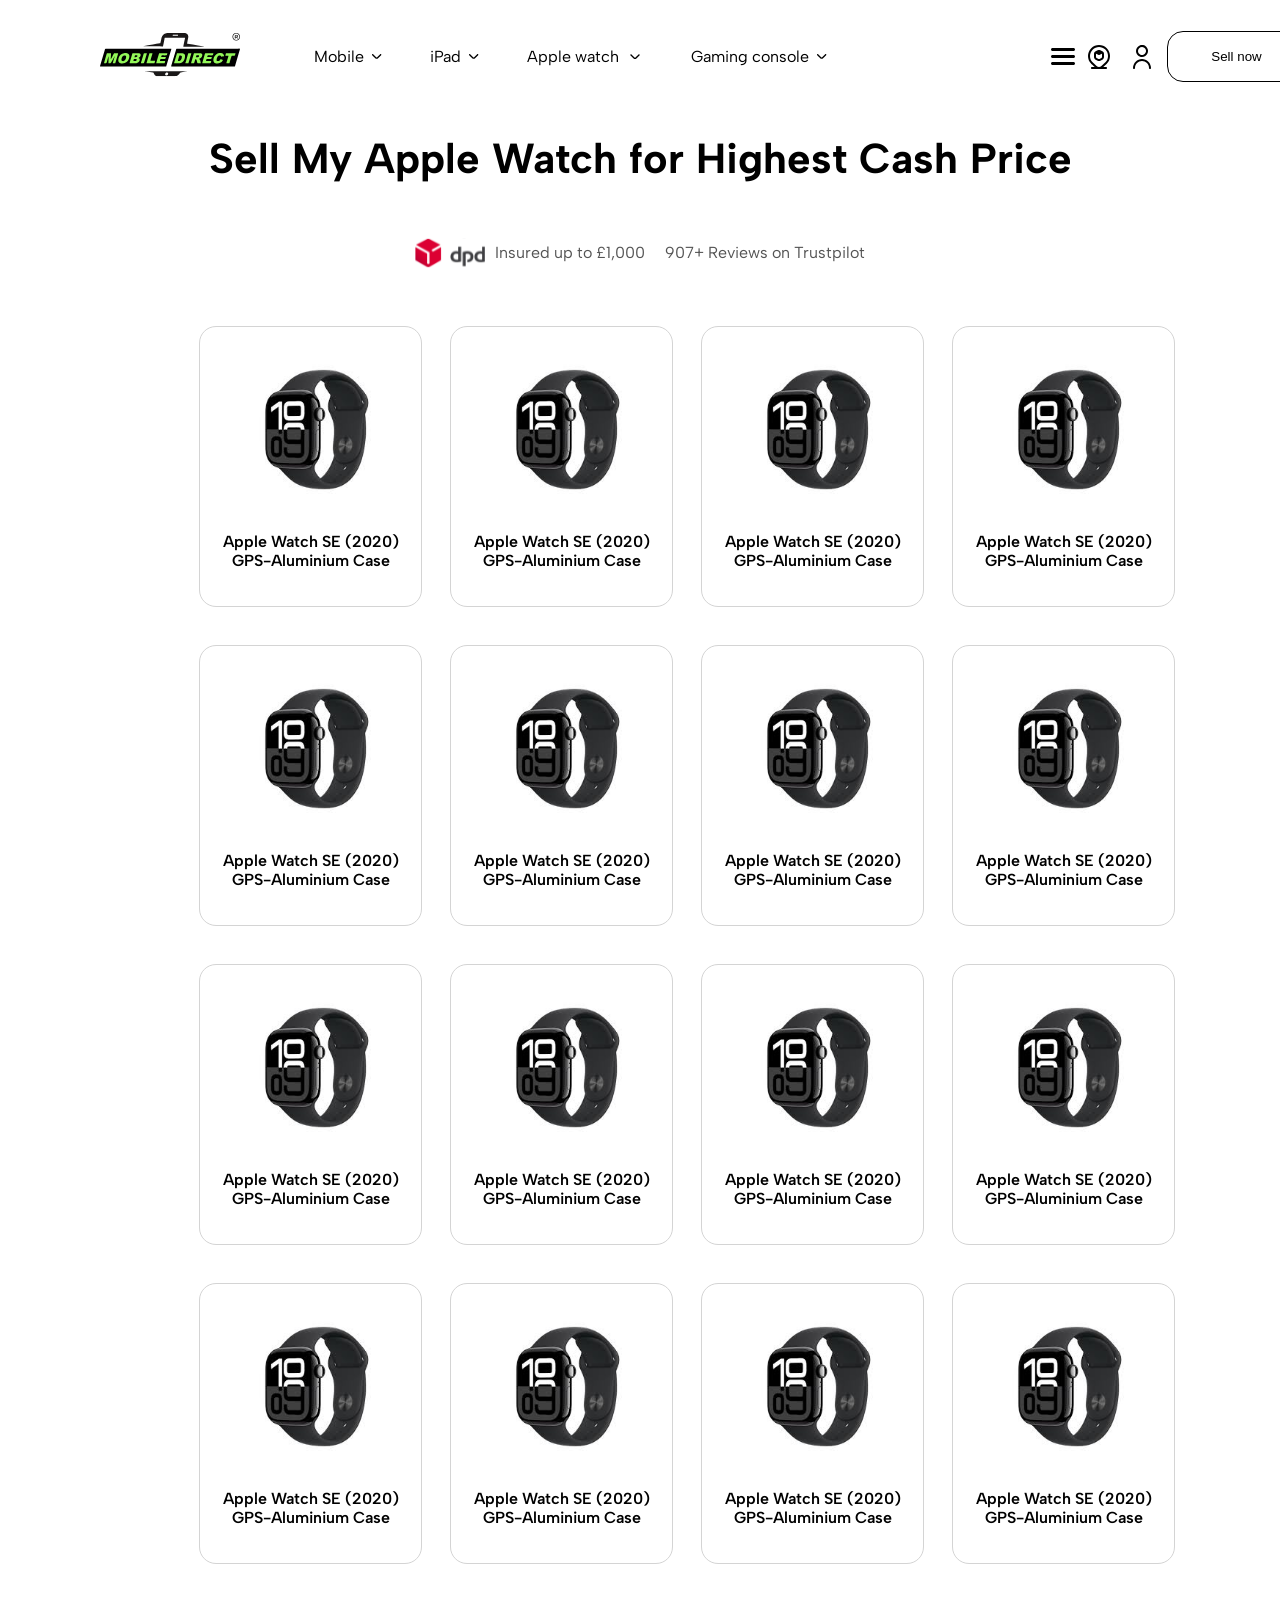
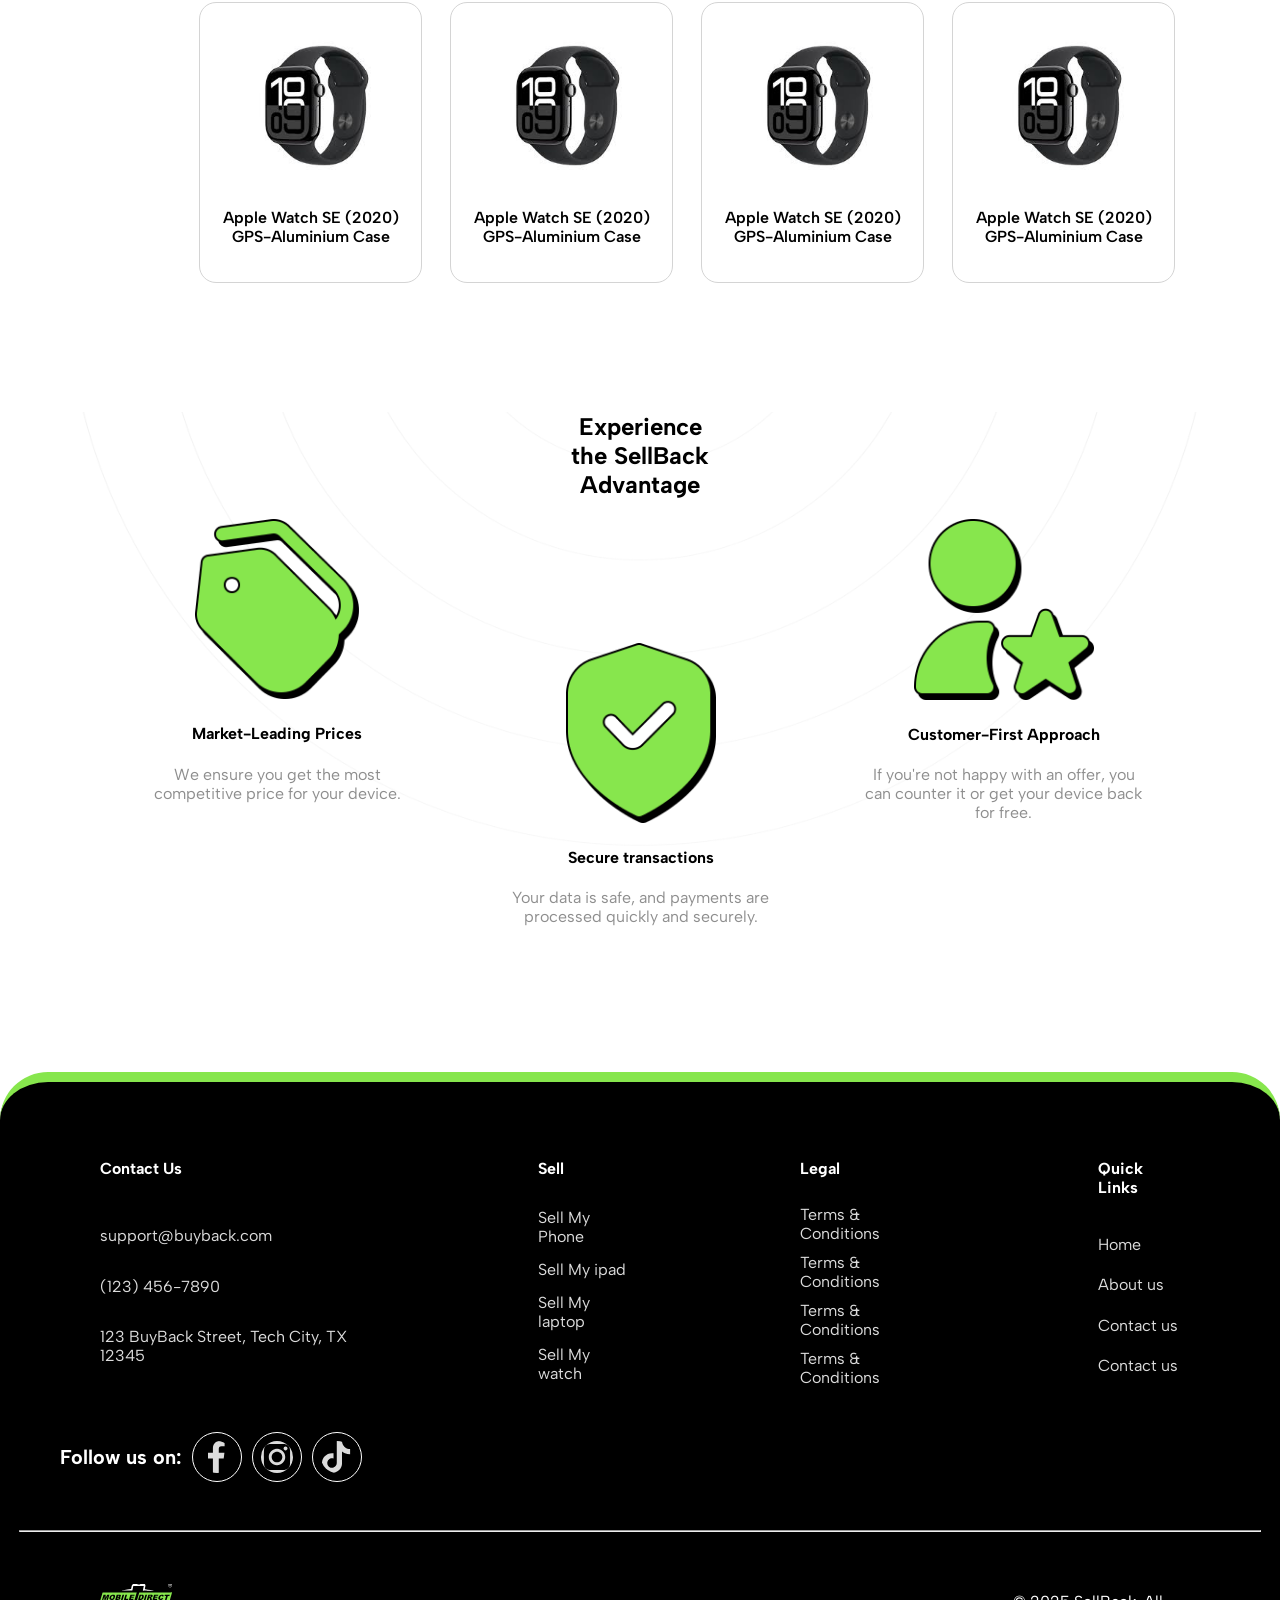
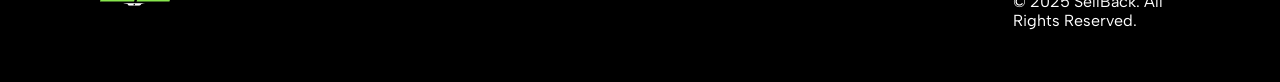
<file: watch.html>
<!DOCTYPE html>
<html lang="en">

<head>
  <meta charset="UTF-8">
  <meta name="viewport" content="width=device-width, initial-scale=1.0">
  <title>Document</title>
  <link rel="stylesheet" href="basic.css">
  <style>
    .page {
      background-color: #87e64d;
      border-radius: 32px;
      padding-block: 1px;
      outline: 1px solid black;
    }
  </style>
</head>

<body>
  <section class="navbar">
    <span class="nav-start">
      <a href="index.html">
        <svg width="140" height="44" viewBox="0 0 140 44" fill="none" xmlns="http://www.w3.org/2000/svg">
          <path d="M6.5432 17.0125L1.30859 32.7163L64.7781 32.0619L69.3584 17.0125H6.5432Z" fill="#93F859"
            stroke="#93F859" />
          <path d="M77.0091 17.0125L71.9758 32.7163L133.004 32.0619L137.408 17.0125H77.0091Z" fill="#93F859"
            stroke="#93F859" />
          <mask id="mask0_9475_2689" style="mask-type: luminance" maskUnits="userSpaceOnUse" x="0" y="0" width="140"
            height="44">
            <path d="M140 0H0V43.1855H140V0Z" fill="white" />
          </mask>
          <g mask="url(#mask0_9475_2689)">
            <path
              d="M33.1133 33.4936C22.3076 33.4936 11.4927 33.4936 0.687028 33.4936C0.529214 33.4936 0.380682 33.4936 0.222868 33.4751C0.027921 33.4472 -0.0184951 33.373 0.00935451 33.178C0.0279209 33.0481 0.0650537 32.9181 0.11147 32.7881C1.39255 28.4622 2.67363 24.1269 3.95472 19.8009C4.27963 18.7055 4.58597 17.5915 4.9016 16.4961C4.92945 16.3847 4.96659 16.2826 5.013 16.1712C5.10583 15.9484 5.31006 15.7813 5.55143 15.7534C5.71853 15.7256 5.87634 15.7163 6.04344 15.707C11.2235 15.707 16.3942 15.707 21.5742 15.7163C24.3592 15.7163 27.1442 15.7256 29.9291 15.7256C42.8885 15.7256 55.8478 15.7256 68.8165 15.7256C69.5034 15.7256 70.1811 15.7349 70.868 15.7256C71.3136 15.7163 71.4343 15.8556 71.3044 16.2919C71.0908 17.0438 70.8495 17.7958 70.6267 18.5477C69.1971 23.3842 67.7675 28.2208 66.3378 33.0481C66.3193 33.113 66.3007 33.1873 66.2729 33.2523C66.2264 33.4194 66.0686 33.5215 65.8923 33.5122C65.688 33.5122 65.4745 33.5122 65.2703 33.5122C56.5255 33.5122 47.7714 33.5122 39.0267 33.5122C37.0493 33.5029 35.0813 33.5029 33.1133 33.4936ZM14.6768 23.1893L14.7604 23.2171C14.7511 23.3471 14.7232 23.4771 14.6954 23.5978C14.2405 25.148 13.7856 26.6891 13.3215 28.2301C13.1544 28.7871 12.9873 29.3348 12.8295 29.8918C12.7459 30.1703 12.8387 30.2817 13.1265 30.2817C13.7021 30.2909 14.2869 30.2909 14.8625 30.2817C15.1317 30.2817 15.2524 30.1888 15.3452 29.9289C15.3731 29.8639 15.3916 29.7897 15.4102 29.7247C15.8558 28.2115 16.3014 26.6891 16.747 25.1759C17.1926 23.6813 17.6382 22.1867 18.0745 20.6921C18.1859 20.3022 18.1116 20.2094 17.7031 20.2001C17.6753 20.2001 17.6382 20.2001 17.6103 20.2001C16.9234 20.2001 16.2457 20.2094 15.5587 20.2094C15.2338 20.2094 14.9182 20.2001 14.5933 20.2001C14.3055 20.1815 14.0363 20.3393 13.9063 20.5993C13.8692 20.6643 13.832 20.7292 13.8042 20.7849C13.3122 21.6854 12.8295 22.5859 12.3374 23.4864C11.9197 24.2476 11.5112 25.0088 11.0935 25.77C11.0192 25.9093 10.945 26.0578 10.75 26.1135C10.7686 25.7515 10.7779 25.4265 10.7964 25.0923C10.8521 23.7834 10.9078 22.4652 10.9728 21.1563C10.9821 20.9613 10.9914 20.7664 10.9821 20.5714C10.9728 20.3301 10.8893 20.2465 10.6386 20.2187C10.5644 20.2094 10.4901 20.2094 10.4251 20.2094C9.60819 20.2094 8.79127 20.2094 7.97434 20.2094C7.76083 20.2094 7.53803 20.2001 7.32452 20.2001C7.10172 20.1908 6.89749 20.3301 6.81394 20.5343C6.77681 20.6271 6.73968 20.7292 6.71183 20.8221C5.87634 23.6906 5.04085 26.5498 4.20536 29.4183C4.15895 29.5669 4.12181 29.7154 4.09396 29.8732C4.05683 30.1517 4.12181 30.2445 4.40031 30.2538C4.89232 30.2631 5.39361 30.2631 5.88562 30.2445C6.20125 30.2445 6.47047 30.0403 6.57258 29.7432C6.64685 29.5483 6.72111 29.3533 6.77681 29.1584C7.3338 27.2646 7.8908 25.3708 8.44779 23.4771C8.47564 23.3842 8.51277 23.2914 8.54062 23.1986C8.58704 23.3285 8.61488 23.4585 8.6056 23.5978C8.57775 24.8417 8.55919 26.0764 8.52205 27.3203C8.50349 28.0908 8.44779 28.8706 8.42922 29.6411C8.41994 30.1146 8.53134 30.2167 9.00478 30.2445C9.08833 30.2445 9.17188 30.2445 9.25543 30.2445C9.58034 30.2445 9.89597 30.226 10.2209 30.2538C10.5736 30.2817 10.8057 30.1238 10.9728 29.8175C12.1518 27.6824 13.3215 25.5472 14.5097 23.4121C14.5654 23.3564 14.6211 23.2728 14.6768 23.1893ZM38.4882 24.916C38.711 24.7953 38.906 24.7025 39.0916 24.6003C39.8807 24.1362 40.4099 23.4771 40.6048 22.5766C40.8647 21.3976 40.2892 20.525 39.0916 20.3301C38.6646 20.2651 38.2283 20.228 37.792 20.228C36.1674 20.2094 34.5429 20.2094 32.9183 20.2094C32.547 20.2094 32.4542 20.2836 32.3428 20.6457C32.3242 20.6921 32.3149 20.7478 32.2963 20.7942C31.563 23.3007 30.8203 25.8072 30.0869 28.3136C29.9291 28.8613 29.762 29.3998 29.6042 29.9475C29.5299 30.1981 29.5856 30.2631 29.8456 30.2817C29.8827 30.2817 29.9291 30.2817 29.9663 30.2817C31.303 30.2817 32.6398 30.2817 33.9673 30.2631C34.775 30.2538 35.5826 30.2538 36.3809 30.1517C37.9962 29.9475 39.0545 29.0006 39.6394 27.4967C39.76 27.1996 39.8157 26.8747 39.7786 26.5591C39.7136 26.0485 39.4351 25.6586 39.0452 25.343C38.8874 25.1945 38.7017 25.0645 38.4882 24.916ZM18.288 27.3482C18.3158 27.6545 18.3622 27.9609 18.4272 28.2672C18.715 29.3255 19.4577 29.9289 20.4881 30.2167C21.5093 30.4952 22.5768 30.5416 23.6258 30.3559C25.139 30.1053 26.4108 29.4462 27.4134 28.2951C28.6295 26.8933 29.2607 25.2502 29.3628 23.4028C29.4185 22.3445 29.0844 21.4533 28.1932 20.8128C27.8497 20.5714 27.4784 20.4043 27.0699 20.3022C26.0766 20.033 25.0369 19.9866 24.025 20.1723C22.484 20.46 21.1565 21.147 20.1353 22.3631C18.9564 23.7556 18.3808 25.3801 18.288 27.3482ZM67.3404 20.228C67.1641 20.2187 67.0155 20.2001 66.8763 20.2001C65.2146 20.2001 63.5436 20.2001 61.8819 20.2094C61.1021 20.2094 60.3316 20.2001 59.5518 20.2001C59.1805 20.2001 59.0784 20.2837 58.9763 20.6364C58.8741 20.9892 58.7813 21.3512 58.6699 21.7133C57.8623 24.4332 57.0546 27.1625 56.247 29.8825C56.2099 30.0032 56.182 30.1238 56.1449 30.2631C56.2284 30.2724 56.2748 30.2724 56.312 30.2724C58.8277 30.3095 61.3435 30.1888 63.8499 30.3466C64.3977 30.3838 64.639 30.1795 64.8061 29.6504C64.834 29.5576 64.8525 29.474 64.8804 29.3812C64.9454 29.1213 65.0011 28.8613 65.0846 28.6014C65.2424 28.1187 65.1867 28.0351 64.6762 28.0351H64.6483C63.1537 28.0351 61.6684 28.0351 60.1738 28.0351C60.0995 28.0351 60.016 28.0258 59.9232 28.0166C60.0902 27.4224 60.2388 26.8562 60.4059 26.2992C60.4523 26.1135 60.6287 25.9835 60.8236 25.9928C60.8979 25.9928 60.9722 25.9928 61.0371 25.9928C62.0954 25.9928 63.1444 26.0021 64.2027 25.9928C64.4162 25.9928 64.639 25.9743 64.8525 25.9557C65.1496 25.9371 65.4095 25.7329 65.4838 25.4451C65.5952 25.1016 65.7066 24.7582 65.7994 24.4054C65.883 24.0898 65.7994 23.9876 65.4745 23.9691C65.4188 23.9691 65.3724 23.9691 65.3167 23.9691C64.2213 23.9691 63.1259 23.9691 62.0304 23.9691C61.8633 23.9691 61.6962 23.9691 61.5384 23.9505C61.2971 23.9227 61.2135 23.8484 61.2506 23.607C61.2971 23.31 61.3713 23.0222 61.4549 22.7344C61.5199 22.5302 61.7055 22.3909 61.919 22.3817C62.0119 22.3724 62.1047 22.3724 62.1975 22.3724C63.1723 22.3724 64.147 22.3909 65.1125 22.3817C65.4559 22.3817 65.7901 22.3538 66.1336 22.3352C66.5514 22.3074 66.8391 22.1032 66.9691 21.704C67.0991 21.3048 67.2105 20.8963 67.3219 20.4879C67.3497 20.4043 67.3497 20.3208 67.3404 20.228ZM52.8215 27.8402V27.8495C52.1995 27.8495 51.5776 27.8495 50.9556 27.8495C50.8535 27.8495 50.7513 27.8495 50.6492 27.8309C50.5007 27.8216 50.3893 27.7009 50.3986 27.5524C50.3986 27.5338 50.3986 27.5153 50.4079 27.4967C50.4264 27.376 50.4543 27.2553 50.4914 27.1347C50.7699 26.1878 51.0577 25.2316 51.3455 24.2847C51.7075 23.0779 52.0603 21.8711 52.413 20.6643C52.5244 20.2744 52.4687 20.2094 52.0696 20.2094C51.3548 20.2094 50.6399 20.2094 49.9251 20.2094C49.5817 20.2094 49.4517 20.2929 49.3403 20.5993C49.3125 20.6735 49.2939 20.7571 49.266 20.8406C48.5419 23.2728 47.8271 25.7143 47.103 28.1465C46.9359 28.7035 46.7689 29.2512 46.611 29.8082C46.5089 30.1795 46.6018 30.3002 47.0009 30.3095C47.2144 30.3095 47.4372 30.2909 47.6508 30.2909C49.1732 30.2909 50.6956 30.2817 52.2181 30.2817C52.5152 30.2817 52.8122 30.3095 53.1186 30.3281C53.3971 30.3374 53.6756 30.3559 53.9541 30.3466C54.1954 30.3374 54.4182 30.1981 54.5296 29.9846C54.6039 29.8732 54.6596 29.7525 54.6967 29.6226C54.836 29.112 54.9659 28.6107 55.1052 28.1001C55.1423 28.0166 55.1052 27.9144 55.0123 27.8773C54.9938 27.868 54.9659 27.8587 54.9381 27.8587C54.8638 27.8495 54.7895 27.8495 54.7246 27.8495C54.084 27.8402 53.4528 27.8402 52.8215 27.8402ZM41.5238 30.3466C41.5238 30.3374 41.5238 30.3281 41.5238 30.3188C42.0066 30.3095 42.4986 30.3002 42.9813 30.2817C43.1391 30.2724 43.2877 30.2538 43.4455 30.2352C43.724 30.2074 43.956 30.0217 44.0582 29.7618C44.151 29.539 44.2345 29.3162 44.2995 29.0934C45.1257 26.3363 45.9519 23.5699 46.7689 20.8128C46.7967 20.7107 46.8246 20.6178 46.8338 20.5064C46.8524 20.3208 46.7781 20.2372 46.5925 20.2094C46.4718 20.2001 46.3418 20.2001 46.2211 20.2094C45.6642 20.2094 45.1072 20.228 44.5502 20.2001C44.0025 20.1723 43.8075 20.2837 43.6404 20.8221C43.6311 20.8592 43.6218 20.9056 43.6126 20.9428C43.1391 22.5673 42.675 24.2012 42.1829 25.8164C41.8023 27.079 41.5146 28.3786 41.004 29.604C40.9761 29.6597 40.9669 29.7247 40.9483 29.7804C40.874 30.1424 41.0225 30.3281 41.4032 30.3374C41.4403 30.3466 41.4867 30.3466 41.5238 30.3466Z"
              fill="black" />
            <path
              d="M102.932 33.4937C92.5814 33.4937 82.2306 33.4937 71.8798 33.4937C71.722 33.5029 71.5735 33.4937 71.4157 33.4751C71.2021 33.4473 71.1557 33.373 71.1836 33.1595C71.2114 33.0109 71.2486 32.8531 71.295 32.7046C72.0562 30.1703 72.8267 27.6452 73.5786 25.1016C74.4327 22.2053 75.2775 19.3089 76.1222 16.4126C76.2986 15.8092 76.4286 15.6978 77.0598 15.6978C80.1419 15.6978 83.2332 15.6978 86.3152 15.707C87.0857 15.707 87.8469 15.7163 88.6174 15.7163C102.032 15.7163 115.446 15.7163 128.869 15.7163C131.589 15.7163 134.319 15.7256 137.039 15.7256C137.512 15.7256 137.986 15.6885 138.459 15.6421C138.849 15.6049 139.248 15.6142 139.638 15.6885C140.009 15.7627 140.074 15.8556 139.963 16.2269C139.712 17.081 139.443 17.9257 139.192 18.7798C137.837 23.4121 136.472 28.0351 135.117 32.6675C134.903 33.3823 134.774 33.4937 134.022 33.4937H102.932ZM98.9961 25.9C99.1817 25.835 99.2931 25.7979 99.4138 25.7515C100.008 25.5472 100.565 25.278 101.038 24.8603C101.957 24.0434 102.412 23.0129 102.329 21.7783C102.31 21.2955 102.022 20.8685 101.595 20.6643C101.317 20.5157 101.011 20.4136 100.695 20.3579C100.175 20.2837 99.6459 20.2372 99.1167 20.228C98.1234 20.2094 97.1301 20.2187 96.1368 20.2094C95.5613 20.2094 94.9764 20.2001 94.4009 20.2001C94.0574 20.2001 93.9646 20.2744 93.8624 20.59C93.8439 20.6364 93.8346 20.6921 93.816 20.7385C92.9341 23.7277 92.0522 26.7262 91.1703 29.7154C91.1425 29.799 91.1146 29.8918 91.0961 29.9846C91.0682 30.161 91.1332 30.2353 91.3003 30.2631C91.3653 30.2724 91.421 30.2724 91.4859 30.2724C92.21 30.2724 92.9341 30.2724 93.6582 30.2724C94.0574 30.2724 94.1317 30.2167 94.2431 29.8268C94.5587 28.7128 94.8743 27.5988 95.1992 26.4941C95.2364 26.392 95.3106 26.2992 95.4035 26.2528C95.7934 26.1228 96.2204 26.2992 96.406 26.6519C96.5174 26.8747 96.601 27.1068 96.6567 27.3482C96.8702 28.1744 97.0652 29.0099 97.2694 29.8454C97.3622 30.2445 97.3993 30.2724 97.8171 30.2724C98.7454 30.2724 99.683 30.2724 100.611 30.2724C100.686 30.2724 100.769 30.2631 100.862 30.2538C100.778 29.8732 100.704 29.5019 100.63 29.1398C100.509 28.5829 100.407 28.0259 100.249 27.4782C100.064 26.819 99.7759 26.2064 98.9961 25.9ZM76.7813 30.291V30.2724C76.8835 30.2724 76.9856 30.2724 77.0877 30.2724C77.9046 30.2538 78.7215 30.2724 79.5385 30.2167C80.5503 30.1517 81.5158 29.7804 82.3049 29.1491C83.0846 28.5364 83.7159 27.7752 84.1708 26.8933C84.8392 25.6122 85.1084 24.229 85.0713 22.7901C85.0434 21.5462 84.3657 20.7107 83.1496 20.4136C82.7412 20.3115 82.3141 20.2558 81.8964 20.2373C80.3647 20.2094 78.8329 20.2094 77.3012 20.2001C77.0598 20.2001 76.9763 20.2651 76.902 20.5065C76.8835 20.5529 76.8742 20.6086 76.8556 20.655C76.2615 22.6787 75.6674 24.6932 75.0732 26.7169C74.7669 27.7659 74.4513 28.8149 74.1449 29.8639C74.0521 30.1981 74.1171 30.2817 74.4513 30.2817C75.2311 30.291 76.0108 30.291 76.7813 30.291ZM105.958 28.0537C106.107 27.5153 106.246 27.0233 106.376 26.5405C106.506 26.0764 106.608 25.9928 107.091 25.9928C108.177 25.9928 109.263 25.9928 110.349 25.9928C110.544 25.9836 110.739 25.965 110.934 25.9371C111.176 25.9093 111.389 25.7515 111.473 25.5194C111.621 25.1109 111.751 24.7025 111.863 24.2847C111.909 24.0991 111.835 24.0155 111.649 23.9877C111.538 23.9691 111.426 23.9691 111.306 23.9691C110.173 23.9691 109.05 23.9691 107.917 23.9691C107.787 23.9691 107.648 23.9691 107.518 23.9505C107.295 23.9227 107.24 23.867 107.267 23.6535C107.295 23.4492 107.332 23.245 107.388 23.0501C107.518 22.5302 107.769 22.3538 108.298 22.3631C109.291 22.3817 110.284 22.391 111.278 22.391C111.612 22.391 111.937 22.3631 112.271 22.3353C112.522 22.326 112.754 22.1774 112.874 21.9546C113.116 21.5183 113.246 21.0356 113.348 20.5529C113.394 20.3394 113.301 20.2465 113.088 20.2187C112.902 20.2001 112.717 20.2001 112.531 20.2001C110.804 20.2001 109.078 20.2094 107.342 20.2094C106.766 20.2094 106.181 20.2001 105.606 20.2094C105.244 20.2187 105.104 20.3301 104.993 20.6643C104.974 20.72 104.956 20.785 104.937 20.8407C104.065 23.7927 103.201 26.7448 102.329 29.6968C102.301 29.799 102.273 29.8918 102.254 29.9939C102.227 30.1146 102.301 30.226 102.422 30.2538C102.431 30.2538 102.44 30.2538 102.449 30.2538C102.524 30.2631 102.598 30.2631 102.663 30.2631C104.993 30.291 107.323 30.2074 109.644 30.3281C110.489 30.3745 110.795 30.0867 110.971 29.2605C111.046 28.9078 111.129 28.555 111.203 28.2022C111.203 28.1465 111.203 28.0908 111.185 28.0351L105.958 28.0537ZM117.312 30.4673C118.435 30.4673 119.345 30.291 120.19 29.8639C121.285 29.3162 122.083 28.4715 122.724 27.4596C122.956 27.0883 122.928 26.9954 122.492 26.8469C122.018 26.6798 121.536 26.522 121.053 26.3549C120.654 26.2064 120.487 26.262 120.245 26.6241C120.078 26.8933 119.883 27.1532 119.679 27.3946C119.094 28.0351 118.342 28.2301 117.507 28.0723C116.829 27.9423 116.569 27.6267 116.569 26.9397C116.569 25.6958 116.95 24.489 117.655 23.4678C118.054 22.8737 118.695 22.4838 119.41 22.4095C120.347 22.2796 120.802 22.5766 121.09 23.4771C121.164 23.6999 121.201 23.7463 121.452 23.7185C121.768 23.6813 122.083 23.6163 122.399 23.5421C122.826 23.44 123.244 23.3378 123.68 23.3843C123.875 23.4028 123.94 23.3378 123.977 23.1522C123.986 23.0686 123.996 22.9851 123.996 22.9015C124.014 21.6204 123.123 20.5157 121.833 20.228C121.127 20.0702 120.394 20.0237 119.679 20.098C118.491 20.2187 117.386 20.5343 116.421 21.2677C114.945 22.3631 113.914 23.9598 113.524 25.7608C113.32 26.6612 113.32 27.571 113.626 28.4529C113.942 29.3626 114.545 29.9568 115.483 30.2074C116.068 30.3652 116.69 30.4581 117.312 30.4673ZM128.498 22.7344C128.433 22.9944 128.396 23.1986 128.331 23.3935C127.718 25.4451 127.115 27.4967 126.502 29.539C126.465 29.6504 126.437 29.7525 126.419 29.8732C126.372 30.1703 126.465 30.2817 126.762 30.2817C127.505 30.291 128.257 30.2817 128.999 30.2817C129.213 30.291 129.408 30.161 129.482 29.9568C129.519 29.8639 129.556 29.7618 129.584 29.6597C129.881 28.6478 130.169 27.636 130.466 26.6241C130.772 25.5844 131.079 24.5447 131.394 23.5049C131.589 22.8737 131.738 22.753 132.388 22.7344C132.908 22.7159 133.418 22.753 133.938 22.7623C134.736 22.7808 134.941 22.6045 135.117 21.8432C135.191 21.4905 135.312 21.147 135.405 20.8035C135.433 20.7293 135.451 20.6457 135.47 20.5622C135.498 20.3672 135.414 20.2465 135.219 20.2094C135.108 20.1908 134.996 20.1908 134.876 20.1908C132.481 20.1908 130.095 20.1908 127.7 20.1908C127.254 20.1908 126.809 20.1816 126.363 20.2001C126.075 20.2094 125.945 20.3115 125.88 20.5529C125.75 21.0635 125.611 21.574 125.5 22.0846C125.444 22.2888 125.425 22.5116 125.444 22.7251L128.498 22.7344ZM89.8428 20.2001V20.2094C89.555 20.2094 89.2673 20.2187 88.9702 20.2094C88.3204 20.1908 88.274 20.228 88.0883 20.8592C87.457 23.0315 86.8165 25.2038 86.1852 27.376C85.9624 28.128 85.7675 28.8892 85.4611 29.6133C85.2476 30.1146 85.4426 30.3559 85.9903 30.3374C86.0274 30.3374 86.0738 30.3281 86.111 30.3281C86.473 30.3095 86.8351 30.291 87.1971 30.2817C87.4942 30.2724 87.8005 30.2817 88.0976 30.2817C88.2832 30.3002 88.4503 30.1796 88.4968 30.0032C88.5246 29.9289 88.5432 29.8454 88.571 29.7711C89.1002 27.9609 89.6386 26.1414 90.1677 24.3311C90.5298 23.115 90.8918 21.8989 91.2539 20.6736C91.3745 20.2744 91.3003 20.2001 90.8825 20.2001C90.5483 20.2094 90.1956 20.2001 89.8428 20.2001Z"
              fill="black" />
            <path
              d="M42.7305 13.3303C42.814 13.2189 42.944 13.1539 43.0832 13.1539C46.3602 12.6155 49.6372 12.0771 52.9141 11.5386C55.2257 11.158 57.5465 10.7496 59.858 10.369C60.2107 10.3133 60.3778 10.1369 60.4428 9.80269C60.6842 8.67015 60.9255 7.5376 61.1855 6.41433C61.3433 5.70881 61.529 5.01257 61.7053 4.30704C61.956 3.27661 62.513 2.43183 63.2835 1.72631C64.1375 0.937239 65.103 0.343114 66.2634 0.15745C66.9503 0.0553345 67.6373 -0.000364752 68.3335 0.00891848C72.6224 -0.00964795 76.9205 -0.000364752 81.2186 -0.000364752C82.2119 -0.000364752 83.2052 0.00891848 84.1985 0.0182017C84.7648 0.0182017 85.3311 0.111034 85.8788 0.287415C87.2063 0.733009 87.9397 1.6799 88.2182 3.01668C88.3667 3.71292 88.2553 4.39987 88.1253 5.07755C87.8004 6.82279 87.4755 8.56803 87.1413 10.3133C87.0763 10.6382 87.1599 10.796 87.5312 10.8517C91.0031 11.4087 94.475 11.9564 97.947 12.5412C99.8779 12.8661 101.79 13.2375 103.712 13.5902C103.805 13.5995 103.897 13.6459 103.972 13.7016H103.656C99.7293 13.7016 95.8118 13.7016 91.885 13.6924C90.4554 13.6831 89.0258 13.6181 87.6055 13.6274C86.3522 13.6367 85.099 13.7016 83.8551 13.7481C83.7808 13.7573 83.7065 13.7573 83.6415 13.7481C83.4002 13.7202 83.3073 13.6274 83.3259 13.386C83.3352 13.2653 83.3538 13.1446 83.3909 13.024C83.8829 10.6196 84.3842 8.20599 84.8855 5.80164C84.9226 5.60669 84.9876 5.42103 85.0155 5.22608C85.0526 4.92902 84.969 4.8269 84.672 4.79905C84.5699 4.78977 84.4678 4.78977 84.3656 4.78977C82.3883 4.79905 80.411 4.79905 78.4337 4.80833C75.1846 4.80833 71.9354 4.80833 68.6863 4.80833C67.6095 4.80833 66.5326 4.79905 65.4557 4.79905C65.3815 4.79905 65.3072 4.79905 65.2422 4.79905C64.8152 4.80833 64.6667 4.92902 64.5924 5.34676C64.4439 6.10798 64.3046 6.86921 64.1561 7.63043C63.8033 9.39423 63.4413 11.1488 63.07 12.9126C63.0514 12.9961 63.0328 13.0704 63.005 13.1539C62.9493 13.3396 62.7822 13.4696 62.5872 13.4696C62.4758 13.4788 62.3552 13.4696 62.2438 13.4696C59.301 13.2746 56.3489 13.3489 53.3969 13.3489C51.7816 13.3489 50.1663 13.3396 48.551 13.3396C46.7594 13.3396 44.9677 13.3396 43.1761 13.3489L42.7305 13.3303ZM75.4538 1.78201C74.7482 1.79129 74.052 1.78201 73.3465 1.79129C73.2165 1.79129 73.0773 1.81914 72.9566 1.86556C72.7616 1.96767 72.6502 2.19047 72.6966 2.41327C72.7338 2.59893 72.8452 2.68248 73.1144 2.70105C73.1701 2.70105 73.2165 2.71033 73.2722 2.71033C74.6183 2.71033 75.9643 2.71033 77.3011 2.71033C77.4496 2.71033 77.5889 2.68248 77.7189 2.62678C77.9602 2.55252 78.0995 2.30187 78.0345 2.06051C77.9881 1.84699 77.8952 1.78201 77.561 1.78201C76.8648 1.78201 76.1593 1.78201 75.4538 1.78201Z"
              fill="#1A1818" />
            <path
              d="M87.8099 38.2093C87.7449 38.2371 87.68 38.265 87.615 38.2743C85.3034 38.6734 82.9919 39.0633 80.6711 39.4625C80.3369 39.5089 80.0492 39.7039 79.8821 40.0009C79.6871 40.3166 79.4922 40.6415 79.2694 40.9293C78.3225 42.1732 77.0414 42.8787 75.5004 43.1201C75.2219 43.1572 74.9434 43.1851 74.6649 43.1758C68.9836 43.1758 63.3023 43.1758 57.6116 43.1758C57.0639 43.1851 56.5162 43.0922 55.9964 42.9066C55.2259 42.6374 54.5946 42.0711 54.2233 41.3377C54.0376 40.9757 53.8984 40.6043 53.7963 40.2145C53.6849 39.7967 53.4621 39.5832 53.035 39.5182C50.8256 39.1933 48.6162 38.8498 46.4068 38.5063C45.8962 38.4321 45.3857 38.3485 44.8751 38.265C44.8194 38.2557 44.773 38.2371 44.7266 38.2093C44.7266 38.1721 44.7266 38.1629 44.7266 38.1536C44.7358 38.1443 44.7451 38.135 44.7544 38.135C59.0227 38.1257 73.2817 38.1257 87.55 38.1257C87.615 38.1257 87.6707 38.1257 87.7356 38.135C87.7635 38.1536 87.7728 38.1814 87.8099 38.2093ZM66.3286 42.4053C67.294 42.4146 68.1202 41.6905 68.1852 40.7529C68.2409 40.0009 67.9346 39.4996 67.1084 39.4161C66.1986 39.3233 65.2424 40.0659 65.1218 40.9664C64.9918 41.8112 65.4931 42.396 66.3286 42.4053Z"
              fill="#1A1818" />
            <path
              d="M35.1461 26.113C35.3968 26.113 35.6381 26.1037 35.8888 26.113C36.5572 26.1409 36.8635 26.6329 36.6036 27.2548C36.4272 27.6726 36.093 27.9232 35.6567 28.0346C35.4246 28.0903 35.1926 28.1182 34.9512 28.1182C34.5799 28.1275 34.2085 28.1275 33.8372 28.1089C33.4844 28.0903 33.373 27.9418 33.4566 27.5983C33.5401 27.2363 33.6515 26.8835 33.7537 26.5308C33.8094 26.2801 34.0507 26.1037 34.3106 26.1223C34.5891 26.113 34.8676 26.1223 35.1461 26.113Z"
              fill="black" />
            <path
              d="M34.5244 24.1636C34.543 23.9965 34.5708 23.8201 34.608 23.653C34.7194 23.2538 34.84 22.8639 34.9607 22.4647C34.9793 22.344 35.0814 22.2605 35.1928 22.2605C35.6755 22.2605 36.1583 22.2605 36.6503 22.2605C36.706 22.2605 36.7524 22.2698 36.7988 22.2791C37.3744 22.409 37.5507 22.7154 37.3744 23.2817C37.2537 23.7272 36.8731 24.0522 36.4182 24.1171C35.8055 24.2378 35.1835 24.1728 34.5244 24.1636Z"
              fill="black" />
            <path
              d="M26.1602 23.9224C26.1416 25.1757 25.6867 26.3732 24.8698 27.3294C24.1829 28.1556 23.0874 28.2484 22.2984 28.0256C21.8528 27.8956 21.6021 27.5707 21.5 27.1251C21.3886 26.6517 21.4629 26.1782 21.5557 25.7141C21.7042 24.9436 22.0199 24.2102 22.4748 23.5697C22.8368 23.0591 23.301 22.6785 23.9229 22.5207C24.3592 22.4093 24.8048 22.4093 25.2411 22.5299C25.8353 22.6878 26.1416 23.0776 26.1602 23.6903C26.1602 23.7553 26.1602 23.8389 26.1602 23.9224Z"
              fill="black" />
            <path
              d="M95.8862 24.2564C95.9234 24.0986 95.9512 23.9779 95.9883 23.848C96.0719 23.5509 96.1462 23.2538 96.2297 22.9568C96.2576 22.8268 96.304 22.6969 96.3597 22.5762C96.4711 22.3162 96.731 22.1584 97.0095 22.1863C97.4272 22.2048 97.8543 22.242 98.272 22.2698C98.2906 22.2698 98.3091 22.2698 98.337 22.2791C99.0797 22.3441 99.1632 22.8454 99.0239 23.3467C98.9404 23.6437 98.7362 23.8851 98.4577 24.0151C98.1142 24.1914 97.7429 24.2936 97.3623 24.3121C96.9352 24.3307 96.5175 24.3214 96.0905 24.3121C96.0162 24.2936 95.9512 24.2843 95.8862 24.2564Z"
              fill="black" />
            <path
              d="M81.8965 23.8855C81.8315 25.0831 81.4973 26.1414 80.8289 27.0882C80.6618 27.3389 80.4297 27.5338 80.1512 27.6638C79.6314 27.9052 79.0744 28.0537 78.5081 28.0815C78.3596 28.0908 78.2203 28.0723 78.0811 28.0444C77.849 27.998 77.8211 27.9237 77.8861 27.6916C78.0904 26.9861 78.3039 26.2806 78.5081 25.5844C78.7588 24.7117 79.0187 23.8391 79.2693 22.9665C79.2879 22.8829 79.3157 22.8087 79.3436 22.7344C79.39 22.6045 79.5107 22.5116 79.6499 22.5116C80.1605 22.4838 80.6618 22.5302 81.1538 22.6694C81.6087 22.7994 81.8593 23.1243 81.8965 23.5978C81.9058 23.6999 81.8965 23.8206 81.8965 23.8855Z"
              fill="black" />
            <path
              d="M137.958 3.12844C137.958 2.44148 137.391 1.87521 136.704 1.87521H135.767C135.247 1.87521 134.829 2.29295 134.829 2.81281V5.31928C134.829 5.49566 134.968 5.63491 135.145 5.63491C135.321 5.63491 135.46 5.49566 135.46 5.31928V4.38167H136.565L137.141 5.46781C137.196 5.56992 137.308 5.63491 137.419 5.63491C137.466 5.63491 137.521 5.62562 137.568 5.59777C137.716 5.51422 137.781 5.32856 137.698 5.17074L137.215 4.27027C137.651 4.08461 137.958 3.6483 137.958 3.12844ZM136.704 3.7597H135.451V2.82209C135.451 2.64571 135.59 2.50647 135.767 2.50647H136.704C137.048 2.50647 137.336 2.78496 137.336 3.13772C137.336 3.49048 137.057 3.7597 136.704 3.7597ZM136.24 0C134.17 0 132.48 1.68954 132.48 3.7597C132.48 5.82985 134.17 7.5194 136.24 7.5194C138.31 7.5194 140 5.82985 140 3.7597C140 1.68954 138.31 0 136.24 0ZM136.24 6.88814C134.513 6.88814 133.102 5.48637 133.102 3.75041C133.102 2.01446 134.504 0.612691 136.24 0.612691C137.976 0.612691 139.378 2.01446 139.378 3.75041C139.378 5.48637 137.967 6.88814 136.24 6.88814Z"
              fill="black" />
          </g>
        </svg>
      </a>

      <span class="nav-center">
        <a href="mobile.html" class="nav-opt">
          <p>Mobile</p>
          <svg width="10" height="5" viewBox="0 0 10 5" fill="none" xmlns="http://www.w3.org/2000/svg">
            <path
              d="M9.14053 0.197198C9.07855 0.134713 9.00482 0.0851167 8.92358 0.051271C8.84234 0.0174253 8.7552 0 8.6672 0C8.57919 0 8.49205 0.0174253 8.41081 0.051271C8.32957 0.0851167 8.25584 0.134713 8.19386 0.197198L5.14053 3.25053C5.07855 3.31301 5.00482 3.36261 4.92358 3.39645C4.84234 3.4303 4.7552 3.44772 4.6672 3.44772C4.57919 3.44772 4.49205 3.4303 4.41081 3.39645C4.32957 3.36261 4.25584 3.31301 4.19386 3.25053L1.14053 0.197198C1.07855 0.134713 1.00482 0.0851167 0.92358 0.051271C0.84234 0.0174253 0.755203 0 0.667195 0C0.579187 0 0.49205 0.0174253 0.41081 0.051271C0.329571 0.0851167 0.255837 0.134713 0.193862 0.197198C0.0696944 0.322107 0 0.491074 0 0.667197C0 0.843321 0.0696944 1.01229 0.193862 1.1372L3.25386 4.19719C3.62886 4.57172 4.13719 4.7821 4.6672 4.7821C5.1972 4.7821 5.70553 4.57172 6.08053 4.19719L9.14053 1.1372C9.2647 1.01229 9.33439 0.843321 9.33439 0.667197C9.33439 0.491074 9.2647 0.322107 9.14053 0.197198Z"
              fill="black" />
          </svg>
        </a>
        <a href="iPad.html" class="nav-opt">
          <p>iPad</p>
          <svg width="10" height="5" viewBox="0 0 10 5" fill="none" xmlns="http://www.w3.org/2000/svg">
            <path
              d="M9.14053 0.197198C9.07855 0.134713 9.00482 0.0851167 8.92358 0.051271C8.84234 0.0174253 8.7552 0 8.6672 0C8.57919 0 8.49205 0.0174253 8.41081 0.051271C8.32957 0.0851167 8.25584 0.134713 8.19386 0.197198L5.14053 3.25053C5.07855 3.31301 5.00482 3.36261 4.92358 3.39645C4.84234 3.4303 4.7552 3.44772 4.6672 3.44772C4.57919 3.44772 4.49205 3.4303 4.41081 3.39645C4.32957 3.36261 4.25584 3.31301 4.19386 3.25053L1.14053 0.197198C1.07855 0.134713 1.00482 0.0851167 0.92358 0.051271C0.84234 0.0174253 0.755203 0 0.667195 0C0.579187 0 0.49205 0.0174253 0.41081 0.051271C0.329571 0.0851167 0.255837 0.134713 0.193862 0.197198C0.0696944 0.322107 0 0.491074 0 0.667197C0 0.843321 0.0696944 1.01229 0.193862 1.1372L3.25386 4.19719C3.62886 4.57172 4.13719 4.7821 4.6672 4.7821C5.1972 4.7821 5.70553 4.57172 6.08053 4.19719L9.14053 1.1372C9.2647 1.01229 9.33439 0.843321 9.33439 0.667197C9.33439 0.491074 9.2647 0.322107 9.14053 0.197198Z"
              fill="black" />
          </svg>
        </a>
        <a href="watch.html" class="nav-opt">
          <p>Apple watch</p>
          <svg width="16" height="16" viewBox="0 0 16 16" fill="none" xmlns="http://www.w3.org/2000/svg">
            <path
              d="M12.473 5.47332C12.4111 5.41084 12.3373 5.36124 12.2561 5.32739C12.1749 5.29355 12.0877 5.27612 11.9997 5.27612C11.9117 5.27612 11.8246 5.29355 11.7433 5.32739C11.6621 5.36124 11.5884 5.41084 11.5264 5.47332L8.47305 8.52665C8.41107 8.58913 8.33734 8.63873 8.2561 8.67258C8.17486 8.70642 8.08772 8.72385 7.99971 8.72385C7.91171 8.72385 7.82457 8.70642 7.74333 8.67258C7.66209 8.63873 7.58836 8.58913 7.52638 8.52665L4.47305 5.47332C4.41107 5.41084 4.33734 5.36124 4.2561 5.32739C4.17486 5.29355 4.08772 5.27612 3.99971 5.27612C3.91171 5.27612 3.82457 5.29355 3.74333 5.32739C3.66209 5.36124 3.58836 5.41084 3.52638 5.47332C3.40221 5.59823 3.33252 5.7672 3.33252 5.94332C3.33252 6.11944 3.40221 6.28841 3.52638 6.41332L6.58638 9.47331C6.96138 9.84785 7.46971 10.0582 7.99971 10.0582C8.52972 10.0582 9.03805 9.84785 9.41305 9.47331L12.473 6.41332C12.5972 6.28841 12.6669 6.11944 12.6669 5.94332C12.6669 5.7672 12.5972 5.59823 12.473 5.47332Z"
              fill="black" />
          </svg>

        </a>
        <a href="console.html" class="nav-opt">
          <p>Gaming console</p>
          <svg width="10" height="5" viewBox="0 0 10 5" fill="none" xmlns="http://www.w3.org/2000/svg">
            <path
              d="M9.14053 0.197198C9.07855 0.134713 9.00482 0.0851167 8.92358 0.051271C8.84234 0.0174253 8.7552 0 8.6672 0C8.57919 0 8.49205 0.0174253 8.41081 0.051271C8.32957 0.0851167 8.25584 0.134713 8.19386 0.197198L5.14053 3.25053C5.07855 3.31301 5.00482 3.36261 4.92358 3.39645C4.84234 3.4303 4.7552 3.44772 4.6672 3.44772C4.57919 3.44772 4.49205 3.4303 4.41081 3.39645C4.32957 3.36261 4.25584 3.31301 4.19386 3.25053L1.14053 0.197198C1.07855 0.134713 1.00482 0.0851167 0.92358 0.051271C0.84234 0.0174253 0.755203 0 0.667195 0C0.579187 0 0.49205 0.0174253 0.41081 0.051271C0.329571 0.0851167 0.255837 0.134713 0.193862 0.197198C0.0696944 0.322107 0 0.491074 0 0.667197C0 0.843321 0.0696944 1.01229 0.193862 1.1372L3.25386 4.19719C3.62886 4.57172 4.13719 4.7821 4.6672 4.7821C5.1972 4.7821 5.70553 4.57172 6.08053 4.19719L9.14053 1.1372C9.2647 1.01229 9.33439 0.843321 9.33439 0.667197C9.33439 0.491074 9.2647 0.322107 9.14053 0.197198Z"
              fill="black" />
          </svg>
        </a>
      </span>
    </span>

    <span class="nav-icon">
      <svg class="mobile-show" width="24" height="17" viewBox="0 0 24 17" fill="none"
        xmlns="http://www.w3.org/2000/svg">
        <path
          d="M22.5 6.99997H1.5C0.671578 6.99997 0 7.67155 0 8.49997C0 9.32839 0.671578 9.99997 1.5 9.99997H22.5C23.3284 9.99997 24 9.32839 24 8.49997C24 7.67155 23.3284 6.99997 22.5 6.99997Z"
          fill="black" />
        <path
          d="M1.5 3.00001H22.5C23.3284 3.00001 24 2.32843 24 1.5C24 0.67158 23.3284 0 22.5 0H1.5C0.671578 0 0 0.67158 0 1.5C0 2.32843 0.671578 3.00001 1.5 3.00001Z"
          fill="black" />
        <path
          d="M22.5 14H1.5C0.671578 14 0 14.6715 0 15.5C0 16.3284 0.671578 17 1.5 17H22.5C23.3284 17 24 16.3284 24 15.5C24 14.6715 23.3284 14 22.5 14Z"
          fill="black" />
      </svg>
      <span class="icon-bx">
        <svg width="22" height="24" class="svg-hover" viewBox="0 0 22 24" fill="none"
          xmlns="http://www.w3.org/2000/svg">
          <path
            d="M11.0001 16.0001C11.4657 16.0009 11.9251 15.8935 12.3421 15.686L14.3421 14.6861C15.3615 14.1799 16.0045 13.1382 16.0001 12.0001V9.03307C16.0036 7.89593 15.3607 6.85559 14.3421 6.35009L12.3421 5.3501C11.497 4.9301 10.5041 4.9301 9.65907 5.3501L7.65905 6.35009C6.64008 6.85531 5.99672 7.89574 6.00005 9.03307V12.0001C5.9964 13.1375 6.63929 14.1782 7.65807 14.6841L9.65808 15.6841C10.0748 15.8922 10.5343 16.0003 11.0001 16.0001ZM8.00007 12.0001V9.03307C8.00166 8.93107 8.01886 8.82987 8.05107 8.73307L10.2311 9.82306C10.7152 10.065 11.285 10.065 11.7691 9.82306L13.9491 8.73307C13.9813 8.82987 13.9985 8.93107 14.0001 9.03307V12.0001C14.0017 12.3795 13.7872 12.7267 13.4471 12.8951L11.4471 13.895C11.1651 14.0346 10.8341 14.0346 10.5521 13.895L8.55211 12.8951C8.21241 12.7264 7.99829 12.3793 8.00007 12.0001ZM18.0001 22.0001H15.2911L18.778 18.7781C23.0739 14.4823 23.074 7.51756 18.7783 3.2217C14.4826 -1.07416 7.51782 -1.07421 3.22196 3.22146C-1.0739 7.51713 -1.07399 14.482 3.22172 18.7778C3.23115 18.7872 6.70908 22.0001 6.70908 22.0001H4.00008C3.4478 22.0001 3.0001 22.4478 3.0001 23C3.0001 23.5523 3.4478 24 4.00008 24H18.0001C18.5524 24 19.0001 23.5523 19.0001 23C19.0001 22.4478 18.5523 22.0001 18.0001 22.0001ZM4.63608 4.63606C8.14308 1.11331 13.8418 1.10056 17.3646 4.60756C20.8873 8.11456 20.9001 13.8133 17.3931 17.336L13.4081 21.017C12.048 22.299 9.92218 22.2916 8.5711 21L4.63608 17.364C1.12679 13.847 1.12683 8.15309 4.63608 4.63606Z"
            fill="currentColor" />
        </svg>
        <svg width="24" height="24" class="svg-hover" viewBox="0 0 24 24" fill="none"
          xmlns="http://www.w3.org/2000/svg">
          <g clip-path="url(#clip0_9578_1568)">
            <path
              d="M12 12C13.1867 12 14.3467 11.6481 15.3334 10.9888C16.3201 10.3295 17.0892 9.39246 17.5433 8.2961C17.9974 7.19975 18.1162 5.99335 17.8847 4.82946C17.6532 3.66557 17.0818 2.59648 16.2426 1.75736C15.4035 0.918247 14.3344 0.346802 13.1705 0.115291C12.0067 -0.11622 10.8003 0.00259972 9.7039 0.456725C8.60754 0.910851 7.67047 1.67989 7.01118 2.66658C6.35189 3.65328 6 4.81331 6 6C6.00159 7.59081 6.63424 9.11601 7.75911 10.2409C8.88399 11.3658 10.4092 11.9984 12 12ZM12 2C12.7911 2 13.5645 2.2346 14.2223 2.67412C14.8801 3.11365 15.3928 3.73836 15.6955 4.46927C15.9983 5.20017 16.0775 6.00444 15.9231 6.78036C15.7688 7.55629 15.3878 8.26902 14.8284 8.82843C14.269 9.38784 13.5563 9.7688 12.7804 9.92314C12.0044 10.0775 11.2002 9.99827 10.4693 9.69552C9.73836 9.39277 9.11365 8.88008 8.67412 8.22228C8.2346 7.56449 8 6.79113 8 6C8 4.93914 8.42143 3.92172 9.17157 3.17158C9.92172 2.42143 10.9391 2 12 2Z"
              fill="currentColor" />
            <path
              d="M12 14C9.61386 14.0026 7.32622 14.9517 5.63896 16.639C3.95171 18.3262 3.00265 20.6139 3 23C3 23.2652 3.10536 23.5196 3.29289 23.7071C3.48043 23.8946 3.73478 24 4 24C4.26522 24 4.51957 23.8946 4.70711 23.7071C4.89464 23.5196 5 23.2652 5 23C5 21.1435 5.7375 19.363 7.05025 18.0503C8.36301 16.7375 10.1435 16 12 16C13.8565 16 15.637 16.7375 16.9497 18.0503C18.2625 19.363 19 21.1435 19 23C19 23.2652 19.1054 23.5196 19.2929 23.7071C19.4804 23.8946 19.7348 24 20 24C20.2652 24 20.5196 23.8946 20.7071 23.7071C20.8946 23.5196 21 23.2652 21 23C20.9974 20.6139 20.0483 18.3262 18.361 16.639C16.6738 14.9517 14.3861 14.0026 12 14Z"
              fill="currentColor" />
          </g>
          <defs>
            <clipPath id="clip0_9578_1568">
              <rect width="24" height="24" fill="white" />
            </clipPath>
          </defs>
        </svg>
      </span>
      <button>Sell now</button>
    </span>
    <br />
  </section>
  <section class="main-heading">
    <h1>
      Sell My Apple Watch for Highest Cash Price
    </h1>
    <div class="main-para">

      <p>
        <svg width="89" height="36" viewBox="0 0 89 36" fill="none" xmlns="http://www.w3.org/2000/svg"
          xmlns:xlink="http://www.w3.org/1999/xlink">
          <rect width="89" height="36" fill="url(#pattern0_7561_3223)" />
          <defs>
            <pattern id="pattern0_7561_3223" patternContentUnits="objectBoundingBox" width="1" height="1">
              <use xlink:href="#image0_7561_3223" transform="matrix(0.000396258 0 0 0.000943396 0.00575374 0)" />
            </pattern>
            <image id="image0_7561_3223" width="2560" height="1076" preserveAspectRatio="none"
              xlink:href="[data-uri]" />
          </defs>
        </svg>
        Insured up to £1,000
      </p>
      <p>
        907+ Reviews on Trustpilot
      </p>
    </div>
  </section>
  <section class="for-sale">
    <div class="each-line">
      <span class="each-cat">
        <img
          src="[data-uri]">
        <p>Apple Watch SE (2020) GPS-Aluminium Case</p>
      </span>
      <span class="each-cat">
        <img
          src="[data-uri]">
        <p>Apple Watch SE (2020) GPS-Aluminium Case</p>
      </span>
      <span class="each-cat">
        <img
          src="[data-uri]">
        <p>Apple Watch SE (2020) GPS-Aluminium Case</p>
      </span>
      <span class="each-cat">
        <img
          src="[data-uri]">
        <p>Apple Watch SE (2020) GPS-Aluminium Case</p>
      </span>
    </div>
    <div class="each-line">
      <span class="each-cat">
        <img
          src="[data-uri]">
        <p>Apple Watch SE (2020) GPS-Aluminium Case</p>
      </span>
      <span class="each-cat">
        <img
          src="[data-uri]">
        <p>Apple Watch SE (2020) GPS-Aluminium Case</p>
      </span>
      <span class="each-cat">
        <img
          src="[data-uri]">
        <p>Apple Watch SE (2020) GPS-Aluminium Case</p>
      </span>
      <span class="each-cat">
        <img
          src="[data-uri]">
        <p>Apple Watch SE (2020) GPS-Aluminium Case</p>
      </span>
    </div>
    <div class="each-line">
      <span class="each-cat">
        <img
          src="[data-uri]">
        <p>Apple Watch SE (2020) GPS-Aluminium Case</p>
      </span>
      <span class="each-cat">
        <img
          src="[data-uri]">
        <p>Apple Watch SE (2020) GPS-Aluminium Case</p>
      </span>
      <span class="each-cat">
        <img
          src="[data-uri]">
        <p>Apple Watch SE (2020) GPS-Aluminium Case</p>
      </span>
      <span class="each-cat">
        <img
          src="[data-uri]">
        <p>Apple Watch SE (2020) GPS-Aluminium Case</p>
      </span>
    </div>
    <div class="each-line">
      <span class="each-cat">
        <img
          src="[data-uri]">
        <p>Apple Watch SE (2020) GPS-Aluminium Case</p>
      </span>
      <span class="each-cat">
        <img
          src="[data-uri]">
        <p>Apple Watch SE (2020) GPS-Aluminium Case</p>
      </span>
      <span class="each-cat">
        <img
          src="[data-uri]">
        <p>Apple Watch SE (2020) GPS-Aluminium Case</p>
      </span>
      <span class="each-cat">
        <img
          src="[data-uri]">
        <p>Apple Watch SE (2020) GPS-Aluminium Case</p>
      </span>
    </div>
    <div class="each-line">
      <span class="each-cat">
        <img
          src="[data-uri]">
        <p>Apple Watch SE (2020) GPS-Aluminium Case</p>
      </span>
      <span class="each-cat">
        <img
          src="[data-uri]">
        <p>Apple Watch SE (2020) GPS-Aluminium Case</p>
      </span>
      <span class="each-cat">
        <img
          src="[data-uri]">
        <p>Apple Watch SE (2020) GPS-Aluminium Case</p>
      </span>
      <span class="each-cat">
        <img
          src="[data-uri]">
        <p>Apple Watch SE (2020) GPS-Aluminium Case</p>
      </span>
    </div>

  </section>
</body>
<section class="about-sec">
  <h1 class="about-head">Experience the SellBack Advantage</h1>
  <div class="upper-bx">
    <span class="left-detail">
      <img src="image copy.png">

      <h4>Market-Leading Prices</h4>
      <p>We ensure you get the most competitive price for your device.</p>
    </span>

    <span class="right-detail">
      <img src="image copy 3.png">

      <h4>Customer-First Approach</h4>

      <p>
        If you're not happy with an offer, you can counter it or get your
        device back for free.
      </p>
    </span>
    <span class="mid-detail">
      <img src="image copy 2.png">

      <h4>Secure transactions</h4>
      <p>
        Your data is safe, and payments are processed quickly and securely.
      </p>
    </span>
  </div>
</section>
<footer>
  <div class="last-bx">
    <span class="footer-items">
      <h4>Contact Us</h4>
      <a href="#">support@buyback.com</a>
      <a href="#">(123) 456-7890</a>
      <a href="#">123 BuyBack Street, Tech City, TX 12345</a>
    </span>
    <span class="footer-items">
      <h4>Sell</h4>
      <a href="mobile.html">Sell My Phone</a>
      <a href="iPad.html">Sell My ipad</a>
      <a href="laptop.html">Sell My laptop</a>
      <a href="watch.html">Sell My watch</a>
    </span>
    <span class="footer-items">
      <h4>Legal</h4>
      <a href="#">Terms & Conditions</a>
      <a href="#">Terms & Conditions</a>
      <a href="#">Terms & Conditions</a>
      <a href="#">Terms & Conditions</a>
    </span>
    <span class="footer-items">
      <h4>Quick Links</h4>
      <a href="index.html">Home</a>
      <a href="About.html">About us</a>
      <a href="contact.html">Contact us</a>
      <a href="contact.html">Contact us</a>
    </span>
  </div>
  <div class="social-acc">
    <strong class="footer-heading">Follow us on:
      <svg width="8" height="16" viewBox="0 0 9 16" fill="none" xmlns="http://www.w3.org/2000/svg">
        <path
          d="M5.39325 16V8.70218H7.84184L8.20921 5.85725H5.39325V4.04118C5.39325 3.21776 5.62097 2.65661 6.80309 2.65661L8.30832 2.65599V0.111384C8.04801 0.0775563 7.15446 0 6.11447 0C3.94279 0 2.45602 1.32557 2.45602 3.75942V5.85725H0V8.70218H2.45602V16H5.39325Z"
          fill="#DCDCDC" />
      </svg>
      <svg width="8" height="16" viewBox="0 0 16 16" fill="none" xmlns="http://www.w3.org/2000/svg">
        <path
          d="M15.9563 4.70406C15.9188 3.85391 15.7813 3.26945 15.5844 2.763C15.3812 2.22542 15.0687 1.74412 14.6592 1.34402C14.2591 0.937686 13.7746 0.62195 13.2432 0.421959C12.7339 0.22502 12.1524 0.0875418 11.3023 0.0500587C10.4458 0.00940127 10.1739 0 8.00159 0C5.82928 0 5.55738 0.00940127 4.70406 0.0468843C3.85391 0.0843673 3.26945 0.221968 2.76312 0.418784C2.22542 0.62195 1.74412 0.934512 1.34402 1.34402C0.937686 1.74412 0.622072 2.22859 0.421959 2.75995C0.22502 3.26945 0.0875418 3.85074 0.0500587 4.70088C0.00940127 5.55738 0 5.82928 0 8.00159C0 10.1739 0.00940127 10.4458 0.0468843 11.2991C0.0843673 12.1493 0.221968 12.7337 0.418906 13.2402C0.622072 13.7778 0.937686 14.2591 1.34402 14.6592C1.74412 15.0655 2.22859 15.3812 2.75995 15.5812C3.26945 15.7782 3.85074 15.9156 4.70101 15.9531C5.5542 15.9907 5.82623 16 7.99854 16C10.1708 16 10.4427 15.9907 11.2961 15.9531C12.1462 15.9156 12.7307 15.7782 13.237 15.5812C14.3123 15.1655 15.1624 14.3153 15.5782 13.2402C15.775 12.7307 15.9126 12.1493 15.9501 11.2991C15.9875 10.4458 15.9969 10.1739 15.9969 8.00159C15.9969 5.82928 15.9938 5.55738 15.9563 4.70406ZM14.5155 11.2366C14.481 12.018 14.3498 12.44 14.2404 12.7213C13.9715 13.4183 13.4183 13.9715 12.7213 14.2404C12.44 14.3498 12.015 14.481 11.2366 14.5153C10.3927 14.5529 10.1396 14.5622 8.00476 14.5622C5.86994 14.5622 5.61366 14.5529 4.7728 14.5153C3.99139 14.481 3.56943 14.3498 3.28813 14.2404C2.94126 14.1122 2.62552 13.909 2.36924 13.6433C2.10357 13.3839 1.9004 13.0713 1.7722 12.7244C1.66281 12.4431 1.53155 12.018 1.49725 11.2398C1.45964 10.3959 1.45036 10.1426 1.45036 8.00781C1.45036 5.87299 1.45964 5.61671 1.49725 4.77597C1.53155 3.99457 1.66281 3.57261 1.7722 3.2913C1.9004 2.94431 2.10357 2.6287 2.37242 2.3723C2.63175 2.10662 2.94431 1.90345 3.2913 1.77538C3.57261 1.66598 3.99774 1.53473 4.77597 1.5003C5.61989 1.46281 5.87311 1.45341 8.00781 1.45341C10.1458 1.45341 10.3989 1.46281 11.2398 1.5003C12.0212 1.53473 12.4431 1.66598 12.7244 1.77538C13.0713 1.90345 13.3871 2.10662 13.6433 2.3723C13.909 2.63175 14.1122 2.94431 14.2404 3.2913C14.3498 3.57261 14.481 3.99762 14.5155 4.77597C14.5529 5.61989 14.5623 5.87299 14.5623 8.00781C14.5623 10.1426 14.5529 10.3927 14.5155 11.2366Z"
          fill="#DCDCDC" />
        <path
          d="M8.00155 3.8916C5.73242 3.8916 3.89136 5.73254 3.89136 8.00179C3.89136 10.271 5.73242 12.112 8.00155 12.112C10.2708 12.112 12.1117 10.271 12.1117 8.00179C12.1117 5.73254 10.2708 3.8916 8.00155 3.8916ZM8.00155 10.668C6.52945 10.668 5.33537 9.47401 5.33537 8.00179C5.33537 6.52958 6.52945 5.33561 8.00155 5.33561C9.47376 5.33561 10.6677 6.52958 10.6677 8.00179C10.6677 9.47401 9.47376 10.668 8.00155 10.668Z"
          fill="#DCDCDC" />
        <path
          d="M13.2339 3.72907C13.2339 4.25896 12.8043 4.68861 12.2742 4.68861C11.7443 4.68861 11.3147 4.25896 11.3147 3.72907C11.3147 3.19906 11.7443 2.76953 12.2742 2.76953C12.8043 2.76953 13.2339 3.19906 13.2339 3.72907Z"
          fill="#DCDCDC" />
      </svg><svg width="8" height="16" viewBox="0 0 15 16" fill="none" xmlns="http://www.w3.org/2000/svg">
        <path
          d="M14.0497 4.00618C13.1352 4.00618 12.2914 3.70321 11.6138 3.19211C10.8366 2.60621 10.2783 1.74676 10.0811 0.756167C10.0323 0.511414 10.006 0.258837 10.0035 0H7.39101V7.13851L7.38788 11.0486C7.38788 12.094 6.70714 12.9803 5.7635 13.2921C5.48964 13.3825 5.19387 13.4254 4.88589 13.4085C4.49279 13.3869 4.1244 13.2683 3.80422 13.0767C3.12286 12.6692 2.6609 11.93 2.64838 11.0843C2.62866 9.76256 3.69718 8.68496 5.01797 8.68496C5.27869 8.68496 5.52907 8.72753 5.7635 8.80484V6.8537V6.15231C5.51624 6.11569 5.2646 6.09659 5.01015 6.09659C3.56448 6.09659 2.21239 6.69752 1.2459 7.78013C0.515398 8.59827 0.0772221 9.64207 0.00961778 10.7366C-0.0789564 12.1744 0.447168 13.5412 1.46749 14.5496C1.61741 14.6977 1.77484 14.8351 1.93947 14.9618C2.81426 15.6351 3.88372 16 5.01015 16C5.2646 16 5.51624 15.9812 5.7635 15.9446C6.81575 15.7887 7.78662 15.3071 8.5528 14.5496C9.49425 13.6191 10.0144 12.3838 10.0201 11.069L10.0066 5.22995C10.4557 5.57642 10.9468 5.86311 11.4739 6.08564C12.2936 6.43149 13.1627 6.60676 14.0572 6.60644V4.70945V4.00556C14.0579 4.00618 14.0503 4.00618 14.0497 4.00618Z"
          fill="#DCDCDC" />
      </svg>
    </strong>
  </div>
  <hr class="short-line" />
  <div class="last-itm">
    <svg width="120" height="38" viewBox="0 0 120 38" fill="none" xmlns="http://www.w3.org/2000/svg">
      <mask id="mask0_9699_375" style="mask-type: luminance" maskUnits="userSpaceOnUse" x="0" y="0" width="120"
        height="38">
        <path d="M120 0H0V37.0161H120V0Z" fill="white" />
      </mask>
      <g mask="url(#mask0_9699_375)">
        <path
          d="M28.3826 29.9263C19.1206 29.9263 9.85066 29.9263 0.588672 29.9263C0.453403 29.9263 0.32609 29.9263 0.19082 29.9104C0.023723 29.8866 -0.0160622 29.8229 0.00780889 29.6558C0.0237229 29.5444 0.0555511 29.433 0.0953361 29.3216C1.19341 25.6136 2.29148 21.8977 3.38955 18.1897C3.66804 17.2508 3.93063 16.2959 4.20117 15.357C4.22504 15.2615 4.25687 15.174 4.29665 15.0785C4.37622 14.8875 4.55128 14.7443 4.75816 14.7204C4.90138 14.6966 5.03665 14.6886 5.17988 14.6807C9.61991 14.6807 14.052 14.6807 18.492 14.6886C20.8791 14.6886 23.2662 14.6966 25.6533 14.6966C36.7613 14.6966 47.8694 14.6966 58.9853 14.6966C59.5742 14.6966 60.155 14.7045 60.7438 14.6966C61.1258 14.6886 61.2292 14.808 61.1178 15.182C60.9348 15.8265 60.7279 16.471 60.537 17.1155C59.3116 21.2611 58.0862 25.4067 56.8608 29.5444C56.8449 29.6001 56.829 29.6638 56.8051 29.7195C56.7653 29.8627 56.6301 29.9502 56.4789 29.9423C56.3038 29.9423 56.1208 29.9423 55.9458 29.9423C48.4502 29.9423 40.9467 29.9423 33.4512 29.9423C31.7564 29.9343 30.0695 29.9343 28.3826 29.9263ZM12.5799 21.094L12.6515 21.1179C12.6436 21.2293 12.6197 21.3407 12.5958 21.4441C12.2059 22.773 11.816 24.0938 11.4182 25.4147C11.275 25.8921 11.1317 26.3616 10.9965 26.839C10.9249 27.0777 11.0044 27.1732 11.2511 27.1732C11.7444 27.1812 12.2457 27.1812 12.7391 27.1732C12.9698 27.1732 13.0733 27.0936 13.1528 26.8708C13.1767 26.8151 13.1926 26.7515 13.2085 26.6958C13.5905 25.3988 13.9724 24.0938 14.3543 22.7968C14.7363 21.5158 15.1182 20.2347 15.4922 18.9536C15.5877 18.6194 15.524 18.5398 15.1739 18.5319C15.15 18.5319 15.1182 18.5319 15.0943 18.5319C14.5055 18.5319 13.9247 18.5398 13.3358 18.5398C13.0573 18.5398 12.7868 18.5319 12.5083 18.5319C12.2616 18.516 12.0309 18.6512 11.9195 18.874C11.8877 18.9297 11.8558 18.9854 11.832 19.0332C11.4102 19.805 10.9965 20.5768 10.5747 21.3487C10.2167 22.0011 9.86657 22.6536 9.50851 23.3061C9.44485 23.4254 9.3812 23.5528 9.2141 23.6005C9.23001 23.2902 9.23797 23.0117 9.25388 22.7252C9.30162 21.6033 9.34937 20.4734 9.40507 19.3514C9.41302 19.1843 9.42098 19.0172 9.41302 18.8502C9.40507 18.6433 9.33345 18.5717 9.11861 18.5478C9.05496 18.5398 8.9913 18.5398 8.9356 18.5398C8.23538 18.5398 7.53516 18.5398 6.83494 18.5398C6.65193 18.5398 6.46096 18.5319 6.27795 18.5319C6.08698 18.5239 5.91193 18.6433 5.84031 18.8183C5.80849 18.8979 5.77666 18.9854 5.75279 19.065C5.03665 21.5237 4.32052 23.9745 3.60439 26.4332C3.5646 26.5605 3.53277 26.6878 3.5089 26.8231C3.47708 27.0618 3.53278 27.1414 3.77149 27.1493C4.19321 27.1573 4.62289 27.1573 5.04461 27.1414C5.31515 27.1414 5.5459 26.9663 5.63343 26.7117C5.69709 26.5446 5.76074 26.3775 5.80849 26.2104C6.28591 24.5872 6.76333 22.9639 7.24075 21.3407C7.26462 21.2611 7.29645 21.1816 7.32032 21.102C7.36011 21.2134 7.38398 21.3248 7.37602 21.4441C7.35215 22.5104 7.33624 23.5687 7.30441 24.6349C7.2885 25.2953 7.24075 25.9637 7.22484 26.6242C7.21688 27.03 7.31237 27.1175 7.71817 27.1414C7.78979 27.1414 7.8614 27.1414 7.93301 27.1414C8.21151 27.1414 8.48205 27.1255 8.76055 27.1493C9.06291 27.1732 9.26184 27.0379 9.40507 26.7754C10.4156 24.9452 11.4182 23.1151 12.4367 21.285C12.4844 21.2373 12.5322 21.1656 12.5799 21.094ZM32.9897 22.574C33.1807 22.4706 33.3478 22.391 33.5069 22.3035C34.1833 21.9057 34.6368 21.3407 34.8039 20.5689C35.0267 19.5583 34.5334 18.8104 33.5069 18.6433C33.1409 18.5876 32.7669 18.5557 32.3929 18.5557C31.0005 18.5398 29.608 18.5398 28.2155 18.5398C27.8972 18.5398 27.8176 18.6035 27.7222 18.9138C27.7062 18.9536 27.6983 19.0013 27.6824 19.0411C27.0538 21.1895 26.4172 23.3379 25.7886 25.4863C25.6533 25.9558 25.5101 26.4173 25.3748 26.8868C25.3112 27.1016 25.3589 27.1573 25.5817 27.1732C25.6135 27.1732 25.6533 27.1732 25.6852 27.1732C26.831 27.1732 27.9768 27.1732 29.1146 27.1573C29.8069 27.1493 30.4992 27.1493 31.1835 27.0618C32.568 26.8868 33.4751 26.0751 33.9764 24.7861C34.0798 24.5315 34.1276 24.253 34.0957 23.9824C34.04 23.5448 33.8013 23.2106 33.4671 22.9401C33.3319 22.8128 33.1727 22.7014 32.9897 22.574ZM15.6752 24.6588C15.6991 24.9214 15.7389 25.1839 15.7946 25.4465C16.0412 26.3536 16.6778 26.8708 17.561 27.1175C18.4363 27.3562 19.3514 27.396 20.2505 27.2369C21.5475 27.022 22.6376 26.4571 23.497 25.4704C24.5393 24.2689 25.0804 22.8605 25.1679 21.277C25.2157 20.3699 24.9292 19.6061 24.1654 19.057C23.871 18.8501 23.5527 18.7069 23.2026 18.6194C22.3512 18.3886 21.46 18.3489 20.5927 18.508C19.2718 18.7547 18.1339 19.3435 17.2587 20.3859C16.2481 21.5794 15.7548 22.9719 15.6752 24.6588ZM57.7202 18.5557C57.569 18.5478 57.4417 18.5319 57.3223 18.5319C55.898 18.5319 54.4657 18.5319 53.0414 18.5398C52.373 18.5398 51.7126 18.5319 51.0442 18.5319C50.7259 18.5319 50.6384 18.6035 50.5509 18.9058C50.4634 19.2082 50.3838 19.5185 50.2883 19.8289C49.596 22.1603 48.9038 24.4996 48.2115 26.8311C48.1797 26.9345 48.1558 27.0379 48.124 27.1573C48.1956 27.1652 48.2354 27.1652 48.2672 27.1652C50.4236 27.1971 52.5799 27.0936 54.7283 27.2289C55.1978 27.2607 55.4047 27.0857 55.5479 26.6321C55.5718 26.5526 55.5877 26.4809 55.6116 26.4014C55.6673 26.1786 55.715 25.9558 55.7866 25.733C55.9219 25.3192 55.8741 25.2476 55.4365 25.2476H55.4126C54.1315 25.2476 52.8584 25.2476 51.5773 25.2476C51.5137 25.2476 51.4421 25.2396 51.3625 25.2317C51.5057 24.7224 51.633 24.2371 51.7763 23.7596C51.8161 23.6005 51.9672 23.4891 52.1343 23.4971C52.198 23.4971 52.2616 23.4971 52.3173 23.4971C53.2244 23.4971 54.1236 23.505 55.0307 23.4971C55.2137 23.4971 55.4047 23.4811 55.5877 23.4652C55.8423 23.4493 56.0651 23.2743 56.1288 23.0276C56.2243 22.7332 56.3197 22.4388 56.3993 22.1364C56.4709 21.8659 56.3993 21.7783 56.1208 21.7624C56.0731 21.7624 56.0333 21.7624 55.9855 21.7624C55.0466 21.7624 54.1077 21.7624 53.1687 21.7624C53.0255 21.7624 52.8823 21.7624 52.747 21.7465C52.5401 21.7226 52.4685 21.659 52.5004 21.4521C52.5401 21.1975 52.6038 20.9508 52.6754 20.7041C52.7311 20.5291 52.8903 20.4097 53.0733 20.4018C53.1528 20.3938 53.2324 20.3938 53.312 20.3938C54.1475 20.3938 54.983 20.4097 55.8105 20.4018C56.1049 20.4018 56.3913 20.3779 56.6858 20.362C57.0438 20.3381 57.2905 20.1631 57.4019 19.8209C57.5133 19.4788 57.6088 19.1286 57.7043 18.7785C57.7281 18.7069 57.7281 18.6353 57.7202 18.5557ZM45.2754 25.0805V25.0885C44.7422 25.0885 44.2091 25.0885 43.676 25.0885C43.5885 25.0885 43.5009 25.0885 43.4134 25.0725C43.2861 25.0646 43.1906 24.9612 43.1986 24.8338C43.1986 24.8179 43.1986 24.802 43.2065 24.7861C43.2225 24.6827 43.2463 24.5792 43.2782 24.4758C43.5169 23.6642 43.7635 22.8446 44.0102 22.033C44.3205 20.9985 44.6229 19.9641 44.9253 18.9297C45.0207 18.5955 44.973 18.5398 44.6309 18.5398C44.0182 18.5398 43.4055 18.5398 42.7928 18.5398C42.4984 18.5398 42.387 18.6114 42.2915 18.874C42.2676 18.9377 42.2517 19.0093 42.2278 19.0809C41.6072 21.1656 40.9945 23.2583 40.3738 25.3431C40.2306 25.8205 40.0874 26.29 39.9521 26.7674C39.8646 27.0857 39.9442 27.1891 40.2863 27.1971C40.4693 27.1971 40.6603 27.1812 40.8433 27.1812C42.1483 27.1812 43.4532 27.1732 44.7582 27.1732C45.0128 27.1732 45.2674 27.1971 45.53 27.213C45.7687 27.2209 46.0074 27.2369 46.2461 27.2289C46.453 27.2209 46.644 27.1016 46.7395 26.9186C46.8031 26.8231 46.8509 26.7197 46.8827 26.6083C47.002 26.1706 47.1134 25.7409 47.2328 25.3033C47.2646 25.2317 47.2328 25.1442 47.1532 25.1123C47.1373 25.1044 47.1134 25.0964 47.0896 25.0964C47.0259 25.0885 46.9623 25.0885 46.9066 25.0885C46.3575 25.0805 45.8164 25.0805 45.2754 25.0805ZM35.5917 27.2289C35.5917 27.2209 35.5917 27.213 35.5917 27.205C36.0054 27.1971 36.4272 27.1891 36.8409 27.1732C36.9762 27.1652 37.1035 27.1493 37.2388 27.1334C37.4775 27.1096 37.6764 26.9504 37.7639 26.7276C37.8435 26.5366 37.9151 26.3457 37.9708 26.1547C38.679 23.7915 39.3872 21.4203 40.0874 19.057C40.1113 18.9695 40.1351 18.8899 40.1431 18.7944C40.159 18.6353 40.0953 18.5637 39.9362 18.5398C39.8328 18.5319 39.7214 18.5319 39.6179 18.5398C39.1405 18.5398 38.6631 18.5557 38.1857 18.5319C37.7162 18.508 37.5491 18.6035 37.4059 19.065C37.3979 19.0968 37.3899 19.1366 37.382 19.1684C36.9762 20.5609 36.5783 21.9613 36.1566 23.3459C35.8304 24.428 35.5837 25.542 35.1461 26.5923C35.1222 26.6401 35.1142 26.6958 35.0983 26.7435C35.0347 27.0539 35.162 27.213 35.4882 27.2209C35.52 27.2289 35.5598 27.2289 35.5917 27.2289Z"
          fill="#87E64D" />
        <path
          d="M88.2276 29.927C79.3555 29.927 70.4834 29.927 61.6113 29.927C61.4761 29.9349 61.3488 29.927 61.2135 29.9111C61.0305 29.8872 60.9907 29.8235 61.0146 29.6405C61.0384 29.5132 61.0703 29.3779 61.1101 29.2506C61.7625 27.0784 62.423 24.9141 63.0675 22.7338C63.7995 20.2512 64.5236 17.7686 65.2477 15.286C65.3989 14.7688 65.5103 14.6733 66.0514 14.6733C68.6931 14.6733 71.3428 14.6733 73.9845 14.6813C74.645 14.6813 75.2974 14.6893 75.9579 14.6893C87.4558 14.6893 98.9537 14.6893 110.46 14.6893C112.791 14.6893 115.13 14.6972 117.462 14.6972C117.868 14.6972 118.273 14.6654 118.679 14.6256C119.013 14.5938 119.356 14.6017 119.69 14.6654C120.008 14.729 120.064 14.8086 119.968 15.1269C119.753 15.8589 119.523 16.583 119.308 17.3151C118.146 21.2856 116.976 25.2482 115.815 29.2188C115.632 29.8315 115.52 29.927 114.876 29.927H88.2276ZM84.8538 23.4181C85.013 23.3624 85.1085 23.3306 85.2119 23.2908C85.7212 23.1158 86.1986 22.885 86.6044 22.5269C87.3921 21.8267 87.782 20.9435 87.7104 19.8852C87.6945 19.4714 87.4478 19.1054 87.0818 18.9304C86.8431 18.803 86.5805 18.7155 86.31 18.6678C85.8644 18.6041 85.4108 18.5643 84.9573 18.5564C84.1059 18.5405 83.2545 18.5484 82.4031 18.5405C81.9097 18.5405 81.4084 18.5325 80.9151 18.5325C80.6207 18.5325 80.5411 18.5962 80.4536 18.8667C80.4377 18.9065 80.4297 18.9542 80.4138 18.994C79.6579 21.5562 78.902 24.1263 78.1461 26.6885C78.1222 26.7601 78.0983 26.8397 78.0824 26.9192C78.0585 27.0704 78.1142 27.1341 78.2575 27.1579C78.3132 27.1659 78.3609 27.1659 78.4166 27.1659C79.0372 27.1659 79.6579 27.1659 80.2785 27.1659C80.6207 27.1659 80.6844 27.1181 80.7798 26.784C81.0504 25.8291 81.3209 24.8743 81.5994 23.9274C81.6312 23.8399 81.6949 23.7603 81.7745 23.7205C82.1087 23.6091 82.4747 23.7603 82.6338 24.0626C82.7293 24.2536 82.8009 24.4525 82.8487 24.6594C83.0317 25.3676 83.1988 26.0837 83.3738 26.7999C83.4534 27.142 83.4852 27.1659 83.8433 27.1659C84.639 27.1659 85.4427 27.1659 86.2384 27.1659C86.302 27.1659 86.3736 27.1579 86.4532 27.15C86.3816 26.8237 86.3179 26.5055 86.2543 26.1951C86.1508 25.7177 86.0633 25.2403 85.928 24.7708C85.7689 24.2059 85.5222 23.6807 84.8538 23.4181ZM65.8127 27.1818V27.1659C65.9002 27.1659 65.9877 27.1659 66.0752 27.1659C66.7755 27.15 67.4757 27.1659 68.1759 27.1181C69.0432 27.0625 69.8707 26.7442 70.5471 26.2031C71.2155 25.6779 71.7566 25.0255 72.1465 24.2695C72.7194 23.1715 72.9501 21.9859 72.9183 20.7525C72.8944 19.6863 72.3136 18.9701 71.2712 18.7155C70.9211 18.628 70.555 18.5803 70.197 18.5643C68.8841 18.5405 67.5712 18.5405 66.2583 18.5325C66.0514 18.5325 65.9798 18.5882 65.9161 18.7951C65.9002 18.8349 65.8922 18.8826 65.8763 18.9224C65.3671 20.657 64.8578 22.3837 64.3486 24.1183C64.086 25.0175 63.8154 25.9166 63.5529 26.8158C63.4733 27.1022 63.529 27.1738 63.8154 27.1738C64.4838 27.1818 65.1522 27.1818 65.8127 27.1818ZM90.8216 25.2642C90.9489 24.8027 91.0683 24.3809 91.1797 23.9672C91.2911 23.5693 91.3786 23.4977 91.7924 23.4977C92.7233 23.4977 93.6543 23.4977 94.5853 23.4977C94.7524 23.4897 94.9195 23.4738 95.0866 23.45C95.2935 23.4261 95.4765 23.2908 95.5481 23.0919C95.6754 22.7418 95.7868 22.3917 95.8823 22.0336C95.9221 21.8745 95.8584 21.8029 95.6993 21.779C95.6038 21.7631 95.5083 21.7631 95.4049 21.7631C94.4341 21.7631 93.4713 21.7631 92.5005 21.7631C92.3891 21.7631 92.2698 21.7631 92.1584 21.7472C91.9674 21.7233 91.9197 21.6755 91.9436 21.4925C91.9674 21.3175 91.9993 21.1424 92.047 20.9753C92.1584 20.5297 92.3732 20.3785 92.8268 20.3865C93.6782 20.4024 94.5296 20.4104 95.381 20.4104C95.6674 20.4104 95.9459 20.3865 96.2324 20.3626C96.4472 20.3547 96.6462 20.2274 96.7496 20.0364C96.9565 19.6624 97.0679 19.2486 97.1554 18.8349C97.1952 18.6519 97.1156 18.5723 96.9326 18.5484C96.7735 18.5325 96.6143 18.5325 96.4552 18.5325C94.9752 18.5325 93.4952 18.5405 92.0072 18.5405C91.5139 18.5405 91.0126 18.5325 90.5192 18.5405C90.2089 18.5484 90.0896 18.6439 89.9941 18.9304C89.9782 18.9781 89.9623 19.0338 89.9463 19.0815C89.1984 21.6119 88.4584 24.1422 87.7104 26.6726C87.6865 26.7601 87.6627 26.8397 87.6468 26.9272C87.6229 27.0306 87.6865 27.1261 87.79 27.15C87.7979 27.15 87.8059 27.15 87.8139 27.15C87.8775 27.1579 87.9412 27.1579 87.9969 27.1579C89.9941 27.1818 91.9913 27.1102 93.9806 27.2136C94.7046 27.2534 94.9672 27.0068 95.1184 26.2986C95.1821 25.9962 95.2537 25.6938 95.3173 25.3915C95.3173 25.3437 95.3173 25.296 95.3014 25.2482L90.8216 25.2642ZM100.553 27.333C101.516 27.333 102.296 27.1818 103.02 26.8158C103.959 26.3463 104.643 25.6222 105.192 24.7549C105.391 24.4366 105.367 24.3571 104.993 24.2297C104.587 24.0865 104.174 23.9512 103.76 23.808C103.418 23.6807 103.274 23.7285 103.067 24.0388C102.924 24.2695 102.757 24.4923 102.582 24.6992C102.081 25.2482 101.436 25.4153 100.72 25.2801C100.139 25.1687 99.9165 24.8981 99.9165 24.3093C99.9165 23.2431 100.243 22.2087 100.847 21.3334C101.19 20.8241 101.739 20.4899 102.351 20.4263C103.155 20.3149 103.545 20.5695 103.792 21.3413C103.855 21.5323 103.887 21.5721 104.102 21.5482C104.372 21.5164 104.643 21.4607 104.914 21.397C105.28 21.3095 105.638 21.222 106.012 21.2618C106.179 21.2777 106.234 21.222 106.266 21.0628C106.274 20.9912 106.282 20.9196 106.282 20.848C106.298 19.7499 105.534 18.803 104.428 18.5564C103.823 18.4211 103.195 18.3813 102.582 18.445C101.564 18.5484 100.617 18.819 99.7892 19.4476C98.524 20.3865 97.6408 21.7551 97.3066 23.2988C97.1315 24.0706 97.1315 24.8504 97.3941 25.6063C97.6647 26.3861 98.1819 26.8954 98.9855 27.1102C99.4868 27.2455 100.02 27.325 100.553 27.333ZM110.141 20.7048C110.086 20.9276 110.054 21.1026 109.998 21.2697C109.473 23.0282 108.956 24.7867 108.431 26.5373C108.399 26.6328 108.375 26.7203 108.359 26.8237C108.319 27.0784 108.399 27.1738 108.653 27.1738C109.29 27.1818 109.934 27.1738 110.571 27.1738C110.754 27.1818 110.921 27.0704 110.985 26.8954C111.017 26.8158 111.048 26.7283 111.072 26.6407C111.327 25.7734 111.574 24.9061 111.828 24.0388C112.091 23.1476 112.353 22.2564 112.624 21.3652C112.791 20.8241 112.918 20.7207 113.475 20.7048C113.921 20.6889 114.359 20.7207 114.804 20.7287C115.488 20.7446 115.663 20.5934 115.815 19.9409C115.878 19.6385 115.982 19.3441 116.061 19.0497C116.085 18.9861 116.101 18.9144 116.117 18.8428C116.141 18.6757 116.069 18.5723 115.902 18.5405C115.807 18.5246 115.711 18.5246 115.608 18.5246C113.555 18.5246 111.51 18.5246 109.457 18.5246C109.075 18.5246 108.693 18.5166 108.311 18.5325C108.064 18.5405 107.953 18.628 107.897 18.8349C107.786 19.2725 107.667 19.7102 107.571 20.1478C107.523 20.3228 107.508 20.5138 107.523 20.6968L110.141 20.7048ZM77.0082 18.5325V18.5405C76.7615 18.5405 76.5149 18.5484 76.2602 18.5405C75.7033 18.5246 75.6635 18.5564 75.5043 19.0975C74.9632 20.9594 74.4142 22.8214 73.8731 24.6833C73.6822 25.3278 73.5151 25.9803 73.2525 26.6009C73.0695 27.0306 73.2366 27.2375 73.706 27.2216C73.7379 27.2216 73.7776 27.2136 73.8095 27.2136C74.1198 27.1977 74.4301 27.1818 74.7404 27.1738C74.9951 27.1659 75.2577 27.1738 75.5123 27.1738C75.6714 27.1898 75.8146 27.0863 75.8544 26.9351C75.8783 26.8715 75.8942 26.7999 75.9181 26.7362C76.3716 25.1846 76.8331 23.625 77.2867 22.0734C77.597 21.031 77.9073 19.9886 78.2177 18.9383C78.3211 18.5962 78.2575 18.5325 77.8994 18.5325C77.6129 18.5405 77.3106 18.5325 77.0082 18.5325Z"
          fill="#87E64D" />
        <path
          d="M36.6265 11.4263C36.6981 11.3308 36.8095 11.2751 36.9288 11.2751C39.7377 10.8136 42.5465 10.3521 45.3553 9.89062C47.3366 9.56438 49.3259 9.21427 51.3072 8.88803C51.6096 8.84029 51.7528 8.68911 51.8085 8.40266C52.0154 7.43191 52.2222 6.46115 52.445 5.49835C52.5803 4.89361 52.7395 4.29683 52.8906 3.6921C53.1055 2.80887 53.5829 2.08478 54.2433 1.48004C54.9754 0.803697 55.8029 0.294447 56.7975 0.135306C57.3864 0.0477783 57.9752 3.61283e-05 58.572 0.00799319C62.2481 -0.0079209 65.9322 3.61286e-05 69.6163 3.61286e-05C70.4677 3.61286e-05 71.3191 0.00799319 72.1705 0.0159502C72.6559 0.0159502 73.1413 0.0955207 73.6108 0.246704C74.7486 0.628642 75.3772 1.44026 75.6159 2.58607C75.7432 3.18285 75.6478 3.77167 75.5364 4.35253C75.2579 5.84846 74.9794 7.34438 74.6929 8.84029C74.6372 9.11879 74.7088 9.25406 75.0271 9.3018C78.003 9.77922 80.979 10.2487 83.9549 10.75C85.61 11.0285 87.2491 11.3468 88.8962 11.6491C88.9758 11.6571 89.0554 11.6969 89.119 11.7446H88.8485C85.4826 11.7446 82.1248 11.7446 78.759 11.7367C77.5336 11.7287 76.3082 11.673 75.0908 11.681C74.0166 11.6889 72.9424 11.7446 71.8761 11.7844C71.8125 11.7924 71.7488 11.7924 71.6931 11.7844C71.4862 11.7605 71.4067 11.681 71.4226 11.4741C71.4305 11.3706 71.4464 11.2672 71.4783 11.1637C71.9 9.10287 72.3297 7.03405 72.7594 4.97318C72.7912 4.80608 72.8469 4.64694 72.8708 4.47985C72.9026 4.22522 72.831 4.13769 72.5763 4.11382C72.4888 4.10587 72.4013 4.10587 72.3138 4.10587C70.6189 4.11382 68.9241 4.11382 67.2292 4.12178C64.4443 4.12178 61.6593 4.12178 58.8743 4.12178C57.9513 4.12178 57.0283 4.11382 56.1053 4.11382C56.0416 4.11382 55.978 4.11382 55.9223 4.11382C55.5562 4.12178 55.4289 4.22522 55.3653 4.58329C55.238 5.23576 55.1186 5.88824 54.9913 6.54072C54.6889 8.05255 54.3786 9.55643 54.0603 11.0683C54.0444 11.1399 54.0285 11.2035 54.0046 11.2751C53.9569 11.4343 53.8137 11.5457 53.6466 11.5457C53.5511 11.5536 53.4476 11.5457 53.3521 11.5457C50.8298 11.3786 48.2994 11.4422 45.7691 11.4422C44.3846 11.4422 43 11.4343 41.6155 11.4343C40.0798 11.4343 38.5441 11.4343 37.0084 11.4422L36.6265 11.4263ZM64.675 1.52779C64.0703 1.53574 63.4735 1.52779 62.8688 1.53574C62.7574 1.53574 62.638 1.55961 62.5346 1.5994C62.3675 1.68693 62.272 1.8779 62.3118 2.06886C62.3436 2.22801 62.4391 2.29962 62.6698 2.31553C62.7176 2.31553 62.7574 2.32349 62.8051 2.32349C63.9589 2.32349 65.1126 2.32349 66.2585 2.32349C66.3858 2.32349 66.5051 2.29962 66.6165 2.25188C66.8234 2.18822 66.9428 1.97338 66.8871 1.7665C66.8473 1.58349 66.7677 1.52779 66.4813 1.52779C65.8845 1.52779 65.2797 1.52779 64.675 1.52779Z"
          fill="white" />
        <path
          d="M75.2655 32.7503C75.2098 32.7742 75.1541 32.7981 75.0984 32.806C73.1171 33.1482 71.1358 33.4824 69.1465 33.8245C68.8601 33.8643 68.6134 34.0314 68.4702 34.286C68.3031 34.5566 68.136 34.8351 67.945 35.0817C67.1334 36.148 66.0353 36.7527 64.7145 36.9596C64.4758 36.9914 64.2371 37.0153 63.9983 37.0073C59.1286 37.0073 54.2589 37.0073 49.3813 37.0073C48.9118 37.0153 48.4423 36.9357 47.9968 36.7766C47.3363 36.5458 46.7952 36.0604 46.477 35.4318C46.3178 35.1215 46.1985 34.8032 46.1109 34.469C46.0155 34.111 45.8245 33.928 45.4585 33.8723C43.5647 33.5938 41.6709 33.2994 39.7771 33.0049C39.3395 32.9413 38.9019 32.8697 38.4642 32.7981C38.4165 32.7901 38.3767 32.7742 38.3369 32.7503C38.3369 32.7185 38.3369 32.7105 38.3369 32.7026C38.3449 32.6946 38.3528 32.6867 38.3608 32.6867C50.5907 32.6787 62.8127 32.6787 75.0427 32.6787C75.0984 32.6787 75.1461 32.6787 75.2018 32.6867C75.2257 32.7026 75.2337 32.7265 75.2655 32.7503ZM56.8529 36.3469C57.6805 36.3549 58.3886 35.7342 58.4443 34.9306C58.4921 34.286 58.2295 33.8564 57.5213 33.7847C56.7415 33.7052 55.922 34.3417 55.8185 35.1136C55.7071 35.8377 56.1368 36.3389 56.8529 36.3469Z"
          fill="white" />
        <path
          d="M30.1256 23.6012C30.3404 23.6012 30.5473 23.5932 30.7622 23.6012C31.3351 23.6251 31.5977 24.0468 31.3749 24.5799C31.2237 24.938 30.9372 25.1528 30.5632 25.2483C30.3643 25.296 30.1654 25.3199 29.9585 25.3199C29.6402 25.3279 29.3219 25.3279 29.0037 25.312C28.7013 25.296 28.6058 25.1687 28.6774 24.8743C28.749 24.564 28.8445 24.2616 28.9321 23.9593C28.9798 23.7444 29.1867 23.5932 29.4095 23.6092C29.6482 23.6012 29.8869 23.6091 30.1256 23.6012Z"
          fill="#87E64D" />
        <path
          d="M29.592 21.93C29.608 21.7868 29.6318 21.6356 29.6637 21.4924C29.7591 21.1502 29.8626 20.816 29.966 20.4739C29.9819 20.3704 30.0695 20.2988 30.1649 20.2988C30.5787 20.2988 30.9925 20.2988 31.4142 20.2988C31.4619 20.2988 31.5017 20.3068 31.5415 20.3147C32.0348 20.4261 32.186 20.6887 32.0349 21.1741C31.9314 21.556 31.6052 21.8345 31.2153 21.8902C30.6901 21.9937 30.157 21.938 29.592 21.93Z"
          fill="#87E64D" />
        <path
          d="M22.4225 21.7233C22.4066 22.7975 22.0167 23.824 21.3165 24.6436C20.7276 25.3517 19.7887 25.4313 19.1124 25.2403C18.7304 25.1289 18.5156 24.8504 18.4281 24.4685C18.3326 24.0627 18.3962 23.6569 18.4758 23.259C18.6031 22.5986 18.8737 21.97 19.2635 21.421C19.5739 20.9833 19.9717 20.6571 20.5048 20.5218C20.8788 20.4263 21.2608 20.4263 21.6347 20.5298C22.144 20.665 22.4066 20.9992 22.4225 21.5244C22.4225 21.5801 22.4225 21.6517 22.4225 21.7233Z"
          fill="#87E64D" />
        <path
          d="M82.188 21.8064C82.2198 21.6712 82.2437 21.5677 82.2755 21.4563C82.3471 21.2017 82.4108 20.9471 82.4824 20.6924C82.5063 20.581 82.5461 20.4696 82.5938 20.3662C82.6893 20.1434 82.9121 20.0081 83.1508 20.032C83.5089 20.0479 83.8749 20.0798 84.2329 20.1036C84.2489 20.1036 84.2648 20.1036 84.2886 20.1116C84.9252 20.1673 84.9968 20.597 84.8775 21.0266C84.8058 21.2813 84.6308 21.4882 84.3921 21.5995C84.0977 21.7507 83.7794 21.8383 83.4532 21.8542C83.0871 21.8701 82.7291 21.8621 82.363 21.8542C82.2994 21.8383 82.2437 21.8303 82.188 21.8064Z"
          fill="#87E64D" />
        <path
          d="M70.1972 21.488C70.1415 22.5144 69.855 23.4215 69.2821 24.2331C69.1389 24.448 68.9399 24.6151 68.7012 24.7265C68.2556 24.9334 67.7782 25.0607 67.2928 25.0845C67.1655 25.0925 67.0462 25.0766 66.9268 25.0527C66.7279 25.0129 66.704 24.9493 66.7597 24.7503C66.9348 24.1456 67.1178 23.5409 67.2928 22.9441C67.5077 22.1961 67.7305 21.4482 67.9453 20.7002C67.9612 20.6286 67.9851 20.5649 68.009 20.5013C68.0488 20.3899 68.1522 20.3103 68.2715 20.3103C68.7092 20.2865 69.1389 20.3262 69.5606 20.4456C69.9505 20.557 70.1653 20.8355 70.1972 21.2413C70.2051 21.3288 70.1972 21.4323 70.1972 21.488Z"
          fill="#87E64D" />
        <path
          d="M118.249 2.68152C118.249 2.0927 117.764 1.60732 117.175 1.60732H116.371C115.926 1.60732 115.568 1.96539 115.568 2.41098V4.55938C115.568 4.71056 115.687 4.82992 115.838 4.82992C115.99 4.82992 116.109 4.71056 116.109 4.55938V3.75572H117.056L117.549 4.68669C117.597 4.77422 117.692 4.82992 117.788 4.82992C117.828 4.82992 117.875 4.82196 117.915 4.79809C118.042 4.72648 118.098 4.56734 118.027 4.43207L117.613 3.66023C117.987 3.50109 118.249 3.12711 118.249 2.68152ZM117.175 3.2226H116.101V2.41894C116.101 2.26775 116.22 2.1484 116.371 2.1484H117.175C117.47 2.1484 117.716 2.38711 117.716 2.68948C117.716 2.99184 117.478 3.2226 117.175 3.2226ZM116.777 0C115.003 0 113.555 1.44818 113.555 3.2226C113.555 4.99702 115.003 6.4452 116.777 6.4452C118.552 6.4452 120 4.99702 120 3.2226C120 1.44818 118.552 0 116.777 0ZM116.777 5.90412C115.297 5.90412 114.088 4.70261 114.088 3.21464C114.088 1.72668 115.289 0.525164 116.777 0.525164C118.265 0.525164 119.467 1.72668 119.467 3.21464C119.467 4.70261 118.257 5.90412 116.777 5.90412Z"
          fill="white" />
      </g>
    </svg>
    <p>© 2025 SellBack. All Rights Reserved.</p>
  </div>
</footer>

</html>
</file>
<file: contact.css>
@import url('https://fonts.googleapis.com/css2?family=Albert+Sans:ital,wght@0,100..900;1,100..900&display=swap');

:root {
  --primary-color: #111;
  --accent-color: #87e64d;
  --bg-light: #f4f7f9;
  --bg-dark: #fff;
  --shadow-light: rgba(0, 0, 0, 0.08);
  --transition-fast: 0.3s ease;
  --radius-rounded: 16px;
  --gap-default: 20px;
  --navbar-padding: 15px 100px;
}

* {
  box-sizing: border-box;
  margin: 0;
  padding: 0;
}

body {
  font-family: 'Albert Sans', sans-serif;
  width: 100%;
  overflow-x: hidden;
  line-height: 1.6;
  color: #333;
  background: #fafafa;
}

.navbar {
  display: flex;
  justify-content: space-between;
  align-items: center;
  position: sticky;
  top: 0%;
  background-color: #ffffff;
  padding: 15px 100px;
  gap: 204px;
  margin-bottom: 6px;
  flex-wrap: nowrap;
  cursor: pointer;
  z-index: 10;
}

.nav-center {
  display: flex;
  justify-content: space-between;
  align-items: center;
  gap: 8px;
}

.nav-start {
  display: flex;
  align-items: center;
  gap: 54px;

  a {
    text-decoration: none;
    color: var(--primary-color);
  }
}

.nav-opt {
  display: flex;
  justify-content: center;
  align-items: center;
  gap: 8px;
  padding: 16px 20px;
  flex-wrap: nowrap;
  white-space: nowrap;
  height: 60px;
  &&:hover {
    background-color: #87e64d;
    border-radius: 32px;
    padding-block: 1px;
    outline: 1px solid black;
  }
}

.nav-icon {
  --gap-icon: 13px;
  display: flex;
  align-items: center;
  justify-content: space-between;
  gap: var(--gap-icon);

  button {
    background-color: white;
    width: 139px;
    height: 51px;
    border-radius: 16px;
    border: 1px solid black;
    font-weight: 500;
    transition: all 0.3s ease;

    &&:hover {
      transform: translateY(-5%);
      box-shadow: 0px 4px 0px 0px black;
      background-color: #f4f4f4;
    }

    &&:active {
      box-shadow: 0px 2px 0px 0px black;
      transform: translateY(3%);
    }

  }

  .search-nav {
    width: 35px;
    height: 35px;
    cursor: pointer;
  }

  .icon-bx {
    display: flex;
    justify-content: center;
    align-items: center;
    gap: 20px;

    svg {
      &:hover {
        color: #87e64d;
      }
    }
  }
}

.about-info {
  position: relative;
  overflow: hidden;
  margin-bottom: 80px;

}

.dual-boxes {
  display: flex;
  justify-content: center;
  align-items: center;
  gap: 50px;
}

.top-vid {
  height: 500px;
}

.contact-heading {
  text-align: center;
  padding: 50px 20px 30px;
  text-align: center;
}

.contact-heading h1 {
  font-size: 36px;
  font-weight: 600;
  color: #111;
  margin-bottom: 10px;
}

.contact-heading p {
  max-width: 700px;
  margin: 0 auto;
  font-size: 17px;
  line-height: 1.7;
  color: #555;
}

.feedback-bx {
  --font-size-h1: 50px;
  --width-para: 720px;
  --font-size-para: 19px;
  --width-btn: 720px;
  --height-btn: 51px;
  --radius-btn: 16px;
  display: flex;
  flex-direction: column;
  align-items: center;
  gap: var(--gap-feedback-bx);

  text-align: center;
  margin: var(--margin-feedback-bx) 0px;

  h1 {
    font-size: var(--font-size-h1);
    padding: 0px;
    margin: 0px;
  }

  p {
    margin: 0px;
    font-size: var(--font-size-para);
    max-width: var(--width-para);
    color: var(--color-text-feedback);
  }

  button {
    width: var(--width-btn);
    height: var(--height-btn);
    border-radius: var(--radius-btn);
    color: var(--color-icon);
    background-color: var(--background-color-btn);
    font-weight: 700;
    transition: 0.05s ease-in-out, transform 0.09s ease-in-out,
      box-shadow 0.1s ease-in-out;
    margin-top: 20px;

    &&:hover {
      background-color: #87e64d;
      transform: translateY(-5%);
      box-shadow: 0px 4px 0px 0px black;
      color: #000000;

      &&:active {
        transform: translateY(3%);
        box-shadow: 0px 2px 0px 0px black;
      }
    }
  }
}

.feedback-info {
  --gap-feedback-info: 24px;
  --width-input-feedback: 720px;
  --height-input-feedback: 51px;
  --paddinginline-feedback-info: 16px;
  --radius-input-feedback: 16px;
  --height-msg-bx: 132px;
  --padding-msg-bx-top: 16px;
  display: flex;
  flex-direction: column;
  gap: var(--gap-feedback-info);

  input {
    width: var(--width-input-feedback);
    height: var(--height-input-feedback);
    border: 1px solid var(--border-color-input);
    padding-inline-start: var(--paddinginline-feedback-info);
    border-radius: var(--radius-input-feedback);

  }

  .input-bx {
    position: relative;
  }

  label {
    --_pos-top: 27px;
    --padding-label: 10px;
    position: absolute;
    left: 16px;
    color: #8e8e8e;
    background-color: var(--color-bg);
    top: var(--_pos-top);
    transform: translateY(-50%);
    transition: 0.3s ease;
    padding: var(--padding-label);
  }

  .input-bx input:focus~label,
  .input-bx input:not(:placeholder-shown)~label {
    --_pos-top: 0px;
    --_size-font: 12px;
    top: var(--_pos-top);
    font-size: var(--_size-font);
    pointer-events: none;
    border-color: var(--color-primary);
    background-color: #ffffff;
    border-radius: 16px;
  }

  .input-bx input:focus {
    border: 1px solid black;
    outline: none;
  }

  .msg-bx {
    height: 132px;
    padding-top: 20px;
    padding-left: 20px;
    border-color: #cbcbcb;
    text-align: start;
    line-height: normal;
    appearance: auto;
    border-radius: var(--radius-input-feedback);
  }

  textarea:focus {
    border: 1px solid black;
    outline: none;
  }

  .msg-bx::placeholder {
    position: static;
    opacity: 0.6;
  }
}

/* MOBILE */
.mobile-show {
  display: none;
}

/* VIDEO SECTION */
.about-info {
  position: relative;
  overflow: hidden;
  margin-bottom: 80px;
  border-radius: var(--radius-rounded);
}

.about-info video {
  position: absolute;
  inset: 0;
  width: 100%;
  height: 100%;
  object-fit: cover;
  z-index: 0;
  transition: transform 0.5s ease;
}

.about-info video:hover {
  transform: scale(1.05);
}

/* DUAL BOXES */
.dual-boxes {
  display: flex;
  justify-content: center;
  align-items: center;
  gap: 50px;
  flex-wrap: wrap;
}

/* PAGE INTRO */
.page-intro {
  max-width: 720px;
  margin: 30px auto;
  font-size: 17px;
  text-align: center;
  color: #555;
  line-height: 1.7;
}

/* CONTACT INFO */
.contact-info {
  width: 100%;
  background: var(--bg-light);
  padding: 35px;
  border-radius: var(--radius-rounded);
  box-shadow: 0 12px 30px var(--shadow-light);
  transition: transform var(--transition-fast), box-shadow var(--transition-fast);

}

.contact-info:hover {
  transform: translateY(-4px);
  box-shadow: 0 15px 40px var(--shadow-light);
}

.contact-info h2 {
  margin-bottom: 24px;
  font-size: 26px;
  color: var(--primary-color);
  text-align: center;
}

.info-box {
  display: flex;
  align-items: flex-start;
  gap: 14px;
  margin-bottom: 20px;
}

.icon {
  font-size: 22px;
  background: var(--accent-color);
  color: #000;
  width: 44px;
  height: 44px;
  display: flex;
  align-items: center;
  justify-content: center;
  border-radius: 50%;
  transition: transform var(--transition-fast);
}

.icon:hover {
  transform: scale(1.2);
}

.info-box h4 {
  margin: 0;
  font-size: 16px;
  color: #222;
}

.info-box p {
  margin: 4px 0 0;
  font-size: 15px;
  color: #555;
}

/* MAP TEXT */
.map-text {
  max-width: 950px;
  margin: 40px auto;
  padding: 24px 32px;
  background: var(--bg-light);
  border-left: 6px solid var(--accent-color);
  border-radius: 12px;
  font-size: 17px;
  line-height: 1.8;
  color: #2c2c2c;
  box-shadow: 0 10px 28px var(--shadow-light);
  transition: transform var(--transition-fast);
}

.map-text:hover {
  transform: translateY(-2px);
}

.map-text strong {
  color: var(--primary-color);
  font-weight: 600;
}

/* IFRAME MAP */
iframe {
  width: 100%;
  height: 300px;
  border-radius: 12px;
  box-shadow: 0 8px 20px var(--shadow-light);
}

footer {
  --gap-h1: 30px;
  --padding-svg: 9px;
  background-color: black;
  color: white;
  margin-top: 100px;
  padding: 0px;
  border-top: 10px solid #87e64d;
  border-top-left-radius: 48px;
  border-top-right-radius: 48px;

  strong {
    display: flex;
    align-items: center;
    gap: 10px;

    svg {
      border: 1px solid #ffffff;
      height: 32px;
      width: 32px;
      padding: 8px 8px;
      border-radius: 100%;
    }

    p {
      font-weight: 600;
      font-size: 14px;
    }
  }

  .social-acc {
    padding-bottom: 40px;
  }

  .short-line {
    width: 1240px;
  }
}

.footer-items {
  display: flex;
  flex-direction: column;


  a {
    text-decoration: none;
    color: #DCDCDC;
    transition: transform 0.3s ease;
    padding: 5px 0px 5px 0px;

    &:hover {
      transform: scale(1.05);
      color: #ffffff;
    }
  }
}

.last-bx {
  --gap-last-bx: 167px;
  display: flex;
  gap: var(--gap-last-bx);
  padding: 56px 100px 40px 100px;

  span {
    display: grid;
    gap: 0px;

    h4 {
      padding: 0;
    }

    p {
      padding: 0;
      font-size: 14px;
    }
  }
}

.footer-heading {
  padding-inline-start: 60px;
  font-size: 20px;
}

.last-itm {
  --gap-last-itm: 841px;
  display: flex;
  padding-inline-start: 60px;
  gap: var(--gap-last-itm);
  padding: 36px 100px;
}

h4 {
  padding: 0px;
}

/* RESPONSIVE */
@media (max-width: 1024px) {
  .navbar {
    padding: 15px 50px;
    flex-wrap: wrap;
    gap: 15px;
  }

  .nav-start {
    gap: 20px;
  }

  .dual-boxes {
    flex-direction: column;
  }
}

@media (max-width: 600px) {
  .navbar {
    padding: 15px 20px;
  }

  .mobile-show {
    display: block;
  }

  .nav-start,
  .nav-center,
  .nav-opt {
    display: none;
  }
}
</file>
<file: basic.css>
@import url('https://fonts.googleapis.com/css2?family=Albert+Sans:ital,wght@0,100..900;1,100..900&display=swap');

body {
  font-family: "Albert Sans", sans-serif;
  box-sizing: border-box;
  margin: 0;
  padding: 0;
}

.navbar {
  display: flex;
  justify-content: space-between;
  align-items: center;
  position: sticky;
  top: 0%;
  background-color: #ffffff;
  padding: 15px 100px;
  gap: 204px;
  margin-bottom: 6px;
  flex-wrap: nowrap;
  cursor: pointer;
  z-index: 10
  ;
}

.nav-center {
  display: flex;
  justify-content: space-between;
  align-items: center;
  gap: 8px;
}

.nav-start {
  display: flex;
  align-items: center;
  gap: 54px;

  a {
    text-decoration: none;
    color: var(--primary-color);
  }
}

.nav-opt {
  display: flex;
  justify-content: center;
  align-items: center;
  gap: 8px;
  padding: 16px 20px;
  flex-wrap: nowrap;
  white-space: nowrap;

  &&:hover {
    background-color: #87e64d;
    border-radius: 32px;
    padding-block: 1px;
    outline: 1px solid black;
  }
}

.nav-icon {
  --gap-icon: 13px;
  display: flex;
  align-items: center;
  justify-content: space-between;
  gap: var(--gap-icon);

  button {
    background-color: white;
    width: 139px;
    height: 51px;
    border-radius: 16px;
    border: 1px solid black;
    font-weight: 500;
    transition: all 0.3s ease;

    &&:hover {
      transform: translateY(-5%);
      box-shadow: 0px 4px 0px 0px black;
      background-color: #f4f4f4;
    }

    &&:active {
      box-shadow: 0px 2px 0px 0px black;
      transform: translateY(3%);
    }

  }

  .search-nav {
    width: 35px;
    height: 35px;
    cursor: pointer;
  }

  .icon-bx {
    display: flex;
    justify-content: center;
    align-items: center;
    gap: 20px;

    svg {
      &:hover {
        color: #87e64d;
      }
    }
  }
}

.main-heading {
  text-align: center;
  margin-top: 20px;

  h1 {
    font-size: 42px;
    font-weight: 700;
    margin-top: 20px;
  }
}

.main-para {
  display: flex;
  justify-content: center;
  gap: 20px;

  p {
    display: flex;
    align-items: center;
    gap: 10px;
    color: #545454;
  }

  svg {
    width: 70px;
  }
}

.for-sale {
  margin-inline: 200px;

}

.each-line {
  display: flex;

  align-items: center;
  gap: 30px;
  margin-top: 40px;
}

.each-cat {
  outline: 1px solid #d4d4d4;
  border-radius: 16px;
  padding: 20px;
  width: 200px;

  p {

    text-align: center;
    font-weight: 600;
  }

  img {
    width: 165px;
    height: 165px;
    padding-left: 16px;
  }

  &&:hover {
    img {
      transform: scale(1.05);
      transition: all 0.3s ease;
    }
  }
}

.about-sec {
  padding-inline: 135px;
  margin: 130px 0;
  text-align: center;

  background-image: url(image.png);
  background-repeat: no-repeat;
  background-size: cover;

  h1 {
    text-wrap: balance;
    margin-inline: 400px;
  }
}

.upper-bx {
  display: grid;
  gap: 80px;
  align-items: start;

  grid-template-columns: repeat(3, 1fr);
  grid-template-areas: "left mid right";
}

.left-detail {
  grid-area: left;

  img {
    width: 164.96194458007812px;
    height: 180.0006866455078;

  }

  p {
    text-align: center;
    flex-wrap: balance;
    width: 284px;
    color: #8E8E8E;
  }
}

.mid-detail {
  grid-area: mid;
  margin-top: 124px;
  text-wrap: balance;

  img {
    width: 150.00003051757812px;
    height: 180.0006866455078;
  }

  p {
    color: #8E8E8E;
  }
}

.right-detail {
  grid-area: right;

  img {
    width: 180.00003051757812px;
    height: 180.0006866455078;
  }

  p {
    color: #8E8E8E;
  }
}

footer {
  --gap-h1: 30px;
  --padding-svg: 9px;
  background-color: black;
  color: white;
  margin-top: 100px;
  padding: 0px;
  border-top: 10px solid #87e64d;
  border-top-left-radius: 48px;
  border-top-right-radius: 48px;

  strong {
    display: flex;
    align-items: center;
    gap: 10px;

    svg {
      border: 1px solid #ffffff;
      height: 32px;
      width: 32px;
      padding: 8px 8px;
      border-radius: 100%;
    }

    p {
      font-weight: 600;
      font-size: 14px;
    }
  }

  .social-acc {
    padding-bottom: 40px;
  }

  .short-line {
    width: 1240px;
  }
}

.footer-items {
  display: flex;
  flex-direction: column;


  a {
    text-decoration: none;
    color: #DCDCDC;
    transition: transform 0.3s ease;
    padding: 5px 0px 5px 0px;

    &:hover {
      transform: scale(1.05);
      color: #ffffff;
    }
  }
}

.last-bx {
  --gap-last-bx: 167px;
  display: flex;
  gap: var(--gap-last-bx);
  padding: 56px 100px 40px 100px;

  span {
    display: grid;
    gap: 0px;

    h4 {
      padding: 0;
    }

    p {
      padding: 0;
      font-size: 14px;
    }
  }
}

.footer-heading {
  padding-inline-start: 60px;
  font-size: 20px;
}

.last-itm {
  --gap-last-itm: 841px;
  display: flex;
  padding-inline-start: 60px;
  gap: var(--gap-last-itm);
  padding: 36px 100px;
}

h4 {
  padding: 0px;
}
</file>
<file: sellback.css>
@import url('https://fonts.googleapis.com/css2?family=Albert+Sans:ital,wght@0,100..900;1,100..900&display=swap');

body {
  font-family: "Albert Sans", sans-serif;
  box-sizing: border-box;
  margin: 0;
  padding: 0;
  width: 100%;
  overflow-x: hidden;
}

:root {
  --primary-color: #000000;
  --background-color: #87e64d;
  --backround-category: #f1ffe9;
  --border-color-input: #cbcbcb;
  --background-details: #f4f4f4;
  --text-color-foorter: #ffffff;
  --color-text-feedback: #8e8e8e;
  --background-color-question-icon: #dcdcdc;
  --background-color-service-icon: #93f859;
  --color-bg-icon-btn: #ffffff;
  --border-collor-active-input: #008000;
  --color-text-dual-bx: #1f1f1f;
  --border-color-ask-bx-open: #93f859;
  --color-text-services-bx: #8e8e8e;
  --text-color-about-bx: var(--color-text-feedback);
  --background-color-search-icon: var(--primary-color);
  --color-icon: var(--text-color-foorter);
  --color-anchor: var(--primary-color);
  --border-color-dualbx: var(--border-color-input);
  --background-color-hover: var(--background-color);
  --color-shadow: var(--primary-color);
  --background-color-btn: var(--primary-color);
  --background-color-footer: var(--primary-color);
  --border-color-footer: var(--background-color);
  --border-color-footer-icon: var(--text-color-foorter);

  --spacer: 2px;
  --size-1: calc(1 * (var(--spacer)));
  --size-2: calc(2 * (var(--spacer)));
  --size-3: calc(3 * (var(--spacer)));
  --size-4: calc(4 * (var(--spacer)));
  --size-5: calc(5 * (var(--spacer)));
  --size-6: calc(6 * (var(--spacer)));
  --size-7: calc(7 * (var(--spacer)));
  --size-8: calc(8 * (var(--spacer)));
  --size-9: calc(9 * (var(--spacer)));
  --size-10: calc(10 * (var(--spacer)));
  --size-11: calc(11 * (var(--spacer)));
  --size-12: calc(12 * (var(--spacer)));

  --padding: 135px;
  --nav-gap: 204px;
  --gap-midinfo: 20px;
  --mid-input-width: 857px;
  --mid-input-height: 67px;
  --min-input-radus: 32px;
  --margin-top-midinfo: 94px;
  --gap-left-right-bx: 108px;
  --padding-dual-boxes: 100px;
  --max-height-dualbx: 206px;
  --font-size-dual-bx: var(--size-10);
  --search-icon-width: var(--size-12);
  --search-icon-height: var(--size-12);
  --margin-user-rev-start: 55px;
  --max-width-each-cat: 400px;
  --gap-category: 200px;
  --width-ask-bx: 1240px;
  --dual-bx-width: 610px;
  --dual-bx-height: 203px;
  --bootom-margin-boxes: 80px;
  --border-radius-midinput: 32px;
  --padding-dual-bx: 32px;
  --radius-dualbx: var(--size-12);
  --max-width-dualbx: 610px;
  --user-rev-margin: 64px;
  --user-rev-svg-width: 250px;
  --user-rev-svg-height: 400px;
  --padding-last-item: 60px;
  --padding-footer-heading: 60px;
  --width-short-line: 1240px;
  --width-footer-svg: 32px;
  --height-footer-svg: 32px;
  --width-cat1: 433px;
  --width-cat2: 457px;
  --margin-bottom-main-bx: 100px;
  --margin-dual-bx: 100px;
  --margin-category: 80px;
  --gap-category: 20px;
  --height-cat1: 600px;
  --height-cat2: 290px;
  --margin-block-service-bx: 64px;
  --margin-inline-service-bx: 100px;
  --margin-about-sec: 100px;
  --gap-about-bx: 100px;
  --gap-question: 40px;
  --margin-question: 100px;
  --questions-para-max-width: 720px;
  --gap-feedback-bx: 40px;
  --margin-feedback-bx: 100px;
  --radius-footer: 48px;
  --margin-footer-top: 100px;
}

.navbar {
  --margin-nav-bottom: var(--size-3);
  display: flex;
  justify-content: space-between;
  align-items: center;
  position: sticky;
  top: 0%;
  background-color: #ffffff;
  padding: 15px 120px;
  gap: var(--nav-gap);
  margin-bottom: var(--margin-nav-bottom);
  flex-wrap: nowrap;
  cursor: pointer;
  z-index: 10;

}

.nav-center {
  --nav-gap: var(--size-4);
  display: flex;
  justify-content: space-between;
  align-items: center;
  gap: var(--nav-gap);
}

.nav-start {
  --gap-nav-start: 54px;
  display: flex;
  align-items: center;
  gap: var(--gap-nav-start);

  a {
    text-decoration: none;
    color: var(--primary-color);
  }
}

.nav-opt {
  display: flex;
  justify-content: center;
  align-items: center;
  gap: var(--size-4);
  padding: 16px 20px;
  flex-wrap: nowrap;
  white-space: nowrap;


  &&:hover {
    --border-radius-nav-opt: 32px;
    --background-color-nav-opt: var(--background-color);
    background-color: var(--background-color-nav-opt);
    border-radius: var(--border-radius-nav-opt);
    padding-block: 1px;
    outline: 1px solid black;

    svg {
      transform: rotate(180deg);
      transition: 0.2s ease;
    }
  }
}

.nav-icon {
  --gap-icon: 13px;
  display: flex;
  align-items: center;
  justify-content: space-between;
  gap: var(--gap-icon);

  button {
    background-color: var(--color-bg-icon-btn);
    --width-icon-btn: 139px;
    --height-icon-btn: 51px;
    width: var(--width-icon-btn);
    height: var(--height-icon-btn);
    border-radius: var(--size-8);
    border: 1px solid var(--primary-color);
    font-weight: 500;
    transition: all 0.3s ease;

    &&:hover {
      --backgroung-color-icon-btn-hover: #f4f4f4;
      transform: translateY(-5%);
      box-shadow: 0px 4px 0px 0px var(--primary-color);
      background-color: var(--backgroung-color-icon-btn-hover);
    }

    &&:active {
      box-shadow: 0px 2px 0px 0px var(--primary-color);
      transform: translateY(3%);
    }
  }

  .icon-bx {
    display: flex;
    justify-content: center;
    align-items: center;
    gap: 20px;

    svg {
      &:hover {
        color: #87e64d;
      }
    }
  }
}

.mobile-show {
  display: none;
}

.topimg {
  display: flex;
  justify-content: center;
  align-items: flex-start;
  width: 100%;
  padding-top: 0;
}

.topimg svg {
  width: 100%;
  height: auto;
  max-width: 100%;
}

.main-box {
  --gap-main: 0.8px;
  position: relative;
  display: grid;
  align-items: center;
  overflow: hidden;

  grid-template-columns: auto auto auto;
  gap: var(--gap-main);
  margin-bottom: var(--margin-bottom-main-bx);
  padding: 0px 100px;

  video {
    position: absolute;
    inset: 0;
    width: 100%;
    height: 100%;
    object-fit: cover;
    z-index: 0;

  }
}


.mid-info {
  display: flex;
  padding: 0;
  max-width: var(--mid-input-width);
  align-items: center;
  text-wrap: balance;
  margin-top: var(--margin-top-midinfo);
  flex-direction: column;
  justify-content: center;
  gap: var(--gap-midinfo);
  background-color: #ffffff;

  h1 {
    --font-size-head-midinfo: 56px;
    font-size: var(--font-size-head-midinfo);

    text-align: center;
    text-wrap: balance;
    margin: 0px;
    padding: 0;
  }

  input {
    margin: 0px 0px 106px 0px;
    border: 1px solid var(--border-color-input);
    transition: transform 0.3s ease;

    &&:focus {
      transform: translateY(-2%);
      box-shadow: 0px 2px 0px 0px var(--border-collor-active-input);
      border-color: var(--border-collor-active-input);
      outline: none;
    }
  }
}

.mid-icon-input:focus-within .search-icn {
  transform: translateY(-53%);
}

.text-bx {
  background-color: var(--background-color);
  padding: 0px var(--size-4);
  border-radius: var(--size-10);
  border: 1.5px solid var(--primary-color);
}

.left-box,
.right-box {
  display: grid;
  gap: var(--gap-left-right-bx);
}


.float-icon {
  animation: floatUpDown 4s ease-in-out infinite;

}

@keyframes floatUpDown {
  0% {
    transform: translateY(0);
  }

  50% {
    transform: translateY(-10px);
    /* move up */
  }

  100% {
    transform: translateY(0);
  }
}

@keyframes pulseScale {
  0% {
    transform: scale(1);
  }

  50% {
    transform: scale(1.2);
  }

  100% {
    transform: scale(1);
  }
}



.mid-icon-input {
  position: relative;

}

.mid-input {

  border-radius: var(--min-input-radus);
  width: var(--mid-input-width);
  height: var(--mid-input-height);
  padding-inline: var(--size-12);
  border-color: var(--color-text-feedback);
}

.search-icn {
  position: absolute;
  bottom: 225px;

  right: 16px;
  top: 19%;
  transform: translateY(-50%);
  pointer-events: none;
  transition: transform 0.3s ease;
  background-color: var(--background-color-search-icon);
  width: var(--search-icon-width);
  height: var(--search-icon-height);
  padding: var(--size-6);
  border-radius: 50%;
  color: var(--color-icon);
}

.dual-boxes {
  --gap-boxes: 24px;
  padding-inline: var(--padding-dual-boxes);
  display: flex;
  gap: var(--gap-boxes);

  font-weight: 500;

  margin: var(--margin-dual-bx) 0px;

  a {
    color: var(--color-anchor);
  }
}

.left-ibox {
  padding: var(--padding-dual-bx);
  max-width: var(--max-width-dualbx);
  max-height: var(--max-height-dualbx);
  border-radius: var(--radius-dualbx);
  font-size: var(--font-size-dual-bx);
  color: var(--color-text-dual-bx);
  border: 1px solid var(--border-color-dualbx);
  transition: 0.2s ease;
  opacity: 0;
  animation: fadeSlide 2s ease forwards;
  transform: translateX(-60px);
  /* MAGIC PART */
  animation-timeline: view();
  animation-range: entry 20% cover 40%;

  &&:hover {
    background-color: var(--background-color-hover);

    box-shadow: 0px 6px 0px var(--color-shadow);
    border-color: var(--primary-color);

    &&:active {
      box-shadow: 0px 3px 0px 0px var(--color-shadow);
      transform: translateY(3%);
    }
  }
}

.right-ibox {
  max-width: var(--max-width-dualbx);
  border-radius: var(--radius-dualbx);
  max-height: var(--max-height-dualbx);
  font-size: var(--font-size-dual-bx);
  color: var(--color-text-dual-bx);
  padding: var(--padding-dual-bx);
  border: 1px solid var(--border-color-dualbx);
  transition: 0.3s ease;
  opacity: 0;
  animation: fadeSlide 2s ease forwards;
  transform: translateX(60px);
  /* MAGIC PART */
  animation-timeline: view();
  animation-range: entry 20% cover 40%;

  &&:hover {
    background-color: var(--background-color);

    box-shadow: 0px 6px 0px var(--color-shadow);
    border-color: var(--primary-color);

    &&:active {
      box-shadow: 0px 3px 0px 0px var(--color-shadow);
      transform: translateY(3%);
    }
  }
}

@keyframes fadeSlide {
  to {
    opacity: 1;
    transform: translateX(0);
  }
}

.right-bx-icon {
  --right-bx-gap: 10px;
  display: flex;
  gap: var(--right-bx-gap);
  font-weight: bolder;
  align-items: center;
}

.user_reviews-bx {
  --width-reviews-btn: 135px;
  --height-reviews-btn: 51px;

  margin-inline-start: var(--margin-user-rev-start);
  margin-top: var(--user-rev-margin);
  margin-bottom: var(--user-rev-margin);
  text-align: center;

  svg {
    width: var(--user-rev-svg-width);
    height: var(--user-rev-svg-height);
  }

  img {
    width: var(--user-rev-svg-width);
    height: var(--user-rev-svg-height);
    border-radius: 32px;
  }

  button {
    background-color: #1f1f1f;
    color: var(--color-icon);
    width: var(--width-reviews-btn);
    height: var(--height-reviews-btn);
    border-radius: var(--size-8);
    font-size: var(--size-8);
    margin-bottom: 64px;
    transition: color 0.05s cubic-bezier(0.42, 0, 0, 1.05);
    transition: transform 0.2s ease-in-out, box-shadow 0.1s ease-in-out;

    &&:hover {
      transform: translateY(-5%);
      box-shadow: 0px 4px 0px 0px black;
      background-color: #87e64d;
      color: black;

      &&:active {
        transform: translateY(3%);
        box-shadow: 0px 3px 0px 0px black;
      }
    }
  }

  p {
    color: var(--color-text-feedback);
  }
}

.reviews-head {
  --review-head-margin-bottom: 48px;
  display: flex;
  flex-direction: column;
  gap: 0px;
  align-items: center;
  justify-content: center;
  margin-bottom: var(--review-head-margin-bottom);

  h1 {
    padding: 0px;
    margin: 0px;
  }
}

.review-imgs {
  --review-imgs-gap: 20px;
  --review-imgs-margin-bottom: 48px;
  display: flex;

  gap: var(--review-imgs-gap);

  margin-bottom: var(--review-imgs-margin-bottom);
}

.category_bx {
  margin: 80px 100px 0px 80px;
  display: grid;
  grid-template-areas:
    "watch mobile laptop"
    "watch mobile laptop"
    "watch mobile laptop"
    "ipad mobile console"
    "ipad mobile console"
    "ipad mobile console";
  gap: var(--gap-category);

  a {
    text-decoration: none;
    color: var(--primary-color);
  }
}

.watch-cat {
  --gap-watch: 27px;
  --height-cat-watch: 266px;
  grid-area: watch;
  max-width: var(--max-width-each-cat);
  display: flex;

  flex-direction: column;

  justify-content: center;
  align-items: center;
  gap: var(--gap-watch);
  padding: 0px 0px 24px 0px;

  border-radius: var(--size-12);
  background-color: var(--backround-category);
  transition: 0.2s ease-in;
  height: var(--height-cat-watch);

  svg {
    transition: 0.3s ease-in;
  }

  &&:hover {
    background-color: var(--background-color-hover);
    transform: translateY(-1%);
    outline: 2px solid var(--primary-color);

    svg {
      transform: translateY(-1%);
    }
  }
}

.mobile-cat {
  --gap-mobile: 48px;
  grid-area: mobile;
  max-width: var(--max-width-each-cat);

  display: flex;
  flex-direction: column;
  justify-content: space-between;
  align-items: center;
  gap: var(--gap-mobile);

  height: var(--height-cat1);
  border-radius: var(--size-12);
  background-color: var(--backround-category);
  transition: 0.2s ease-in;

  svg {
    --height-mobile-svg: 479px;
    --width-mobile-svg: 400px;
    height: var(--height-mobile-svg);
    width: var(--width-mobile-svg);
  }

  &&:hover {
    background-color: var(--background-color-hover);
    transform: translateY(-1%);
    outline: 2px solid var(--primary-color);

  }
}

.laptop-cat {
  --gap-laptop: 51px;
  grid-area: laptop;
  --height-cat-laptop: 274px;
  height: var(--height-cat-laptop);

  display: flex;
  flex-direction: column;
  justify-content: space-between;
  align-items: center;
  max-width: var(--max-width-each-cat);
  gap: 0px;
  padding: 0px 0px 16px 0px;
  border-radius: var(--size-12);
  background-color: var(--backround-category);
  transition: 0.2s ease-in;

  svg {
    width: var(--width-cat2);
    transition: 0.2s ease-in;
  }

  &&:hover {
    background-color: var(--background-color-hover);
    transform: translateY(-1%);
    outline: 2px solid var(--primary-color);

    svg {
      transform: translateY(-1%);
    }
  }
}

.ipad-cat {
  --gap-ipad: 7px;
  grid-area: ipad;

  display: flex;
  flex-direction: column;
  justify-content: space-between;
  align-items: center;

  max-width: var(--max-width-each-cat);
  gap: var(--gap-ipad);

  height: var(--height-cat2);
  border-radius: var(--size-12);
  background-color: var(--backround-category);
  transition: 0.2s ease-in;

  svg {
    width: var(--width-cat1);
    transition: 0.2s ease-in;
  }

  &&:hover {
    background-color: var(--background-color-hover);
    transform: translateY(-1%);
    outline: 2px solid var(--primary-color);

    svg {
      transform: translateY(-2%);
    }
  }
}

.console-cat {
  --gap-console: 5px;
  grid-area: console;
  display: flex;

  flex-direction: column;
  max-width: var(--max-width-each-cat);

  justify-content: space-between;
  align-items: center;
  gap: var(--gap-console);

  border-radius: var(--size-12);
  height: var(--height-cat2);
  background-color: var(--backround-category);
  transition: 0.2s ease-in;

  svg {
    width: var(--width-cat1);
  }

  &&:hover {
    background-color: var(--background-color-hover);
    transform: translateY(-1%);
    outline: 2px solid var(--primary-color);
  }
}

.service-bx {
  --gap-service-bx: 24px;
  margin: var(--margin-block-service-bx) var(--margin-inline-service-bx);
  padding-inline: 0px;
  display: flex;
  gap: var(--gap-service-bx);

  p {
    color: var(--color-text-services-bx);
  }

  strong {
    color: var(--primary-color);
  }
}

.search-bx {
  --gap-search-bx: 10px;
  display: flex;
  gap: var(--gap-search-bx);
  flex-direction: column;

  svg {
    background-color: rgb(147, 248, 89, 0.12);
    padding: var(--size-9);
    border-radius: var(--size-8);
    outline: 2px solid rgb(0, 0, 0, 0.12);
  }
}

.offer-bx {
  text-wrap: balance;
  display: flex;
  gap: var(--size-5);
  flex-direction: column;

  svg {
    background-color: rgb(147, 248, 89, 0.40);
    padding: var(--size-9);
    border-radius: var(--size-8);
    outline: 2px solid rgb(0, 0, 0, 0.32);
  }
}

.drop-bx {
  text-wrap: balance;
  display: flex;
  gap: var(--size-5);
  flex-direction: column;

  svg {
    background-color: rgb(147, 248, 89, 0.7);
    padding: var(--size-9);
    border-radius: var(--size-8);
    outline: 2px solid rgb(0, 0, 0, 0.62);
  }
}

.paid-bx {
  text-wrap: balance;
  display: flex;
  gap: var(--size-5);
  flex-direction: column;

  svg {
    background-color: var(--background-color-service-icon);
    padding: var(--size-9);
    border-radius: var(--size-8);
    outline: 2px solid rgb(0, 0, 0, 1);
  }
}

.about-sec {
  padding-inline: var(--padding);
  margin: var(--margin-about-sec) 0;
  text-align: center;

  background-image: url(image.png);
  background-repeat: no-repeat;
  background-size: cover;

  h1 {
    --margin-inline-about-sec-h1: 400px;
    text-wrap: balance;
    margin-inline: var(--margin-inline-about-sec-h1);
  }
}

.upper-bx {
  display: grid;
  gap: 80px;
  align-items: start;

  grid-template-columns: repeat(3, 1fr);
  grid-template-areas: "left mid right";
}

.left-detail {
  grid-area: left;

  img {
    width: 164.96194458007812px;
    height: 180.0006866455078;

  }

  p {
    text-align: center;
    flex-wrap: balance;
    width: 284px;
    color: #8E8E8E;
  }
}

.mid-detail {
  --margin-top-mid-detail: 124px;
  grid-area: mid;
  margin-top: var(--margin-top-mid-detail);
  text-wrap: balance;

  img {
    --width-mid-detail-img: 150px;
    --height-mid-detail-img: 180px;
    width: var(--width-mid-detail-img);
    height: var(--height-mid-detail-img);
  }

  p {
    --text-color-mid-detail: #8E8E8E;
    color: var(--text-color-mid-detail);
  }
}

.right-detail {
  grid-area: right;

  img {
    --width-right-detail-img: 180px;
    --height-right-detail-img: 180px;
    width: var(--width-right-detail-img);
    height: var(--height-right-detail-img);
  }

  p {
    --text-color-right-detail: #8E8E8E;
    color: var(--text-color-right-detail);
  }
}

.question {
  display: flex;
  flex-direction: column;
  align-items: center;
  text-align: center;
  gap: var(--gap-question);
  margin: var(--margin-question) 0;
}

.question p {
  --color-text-questions: #8e8e8e;
  max-width: 654px;
  
  color: var(--color-text-questions);
}

.question h1 {
  --font-size-question-h1: 48px;
  font-size: var(--font-size-question-h1);
}

.ask-bx {
  --margin-inline-ask-bx: 100px;
  display: flex;
  flex-direction: column;
  gap: var(--size-10);
  margin: 0 var(--margin-inline-ask-bx);
}

.ask-bx details {
  background-color: var(--background-details);
  border-radius: var(--size-10);

  /* keeps content inside */
  transition: background-color 0.6s ease;

}

.ask-bx summary {
  --padding-ask-bx: 24px;
  display: flex;
  align-items: center;
  justify-content: space-between;
  width: var(--width-ask-bx);

  padding: var(--padding-ask-bx);
  cursor: pointer;

}

.ask-bx summary p {
  margin: 0;
  font-weight: 600;
  color: var(--primary-color);
}


.ask-bx summary svg {
  --width-ask-bx-svg: var(--size-5);
  --height-ask-bx-svg: var(--size-5);
  --padding-ask-bx-svg: var(--size-5);
  transition: transform 0.3s ease, background-color 0.3s ease;
  background-color: var(--background-color-question-icon);
  padding: var(--padding-ask-bx-svg);
  width: var(--width-ask-bx-svg);
  height: var(--height-ask-bx-svg);
  border-radius: 50%;
  border: 1px solid var(--primary-color);

}

.ask-bx summary svg path {
  --color-svg-ask-bx: #8e8e8e;
  color: var(--color-svg-ask-bx);
}

.ask-bx details>p {
  --padding-inline-text-ask-bx: 24px;
  margin: 0;
  padding: 0 var(--padding-inline-text-ask-bx);
  line-height: 1.6;

  max-height: 0;
  opacity: 0;
  overflow: hidden;

  transition: max-height 2s ease, opacity 0.8s ease, padding 0.8s ease;
}

.ask-bx details[open] {
  background-color: var(--primary-color);
  border: 1px solid var(--border-color-ask-bx-open);
  box-shadow: 0px 4px 0px 0px var(--border-color-ask-bx-open);
}

.ask-bx details[open]>p {
  --max-height-ask-bx-open: 400px;
  --padding-ask-bx-open: 24px;
  max-height: var(--max-height-ask-bx-open);
  opacity: 1;
  padding-bottom: var(--padding-ask-bx-open);
}

.ask-bx details[open] p {
  --color-ask-bx-open: #ffffff;
  color: var(--color-ask-bx-open);
}


.ask-bx details[open] summary svg {
  transform: rotate(180deg);
  
  background-color: var(--background-color);
}

.ask-bx details[open] summary svg path {
  fill: var(--primary-color);
}

.btn-see {
  --color-btn-see: #ffffff;
  --width-btn: 118px;
  --height-btn: 51px;
  --radius-btn: 16px;
  background-color: var(--primary-color);
  width: var(--width-btn);
  color: var(--color-btn-see);
  height: var(--height-btn);
  font-weight: 500;
  border-radius: var(--radius-btn);
  transition: all 0.2s cubic-bezier(0.175, 0.885, 0.32, 1.275);

  &&:hover {
    --bg-color-question-btn-hover: #f4f4f4;
    --color-question-btn-hover: #000000;
    box-shadow: 0px 4px 0px 0px var(--primary-color);
    transform: translateY(-5%);
    background-color: var(--bg-color-question-btn-hover);
    color: var(--color-question-btn-hover);

    &&:active {
      transform: translateY(3%);
      box-shadow: 0px 2px 0px 0px var(--primary-color);
    }
  }
}

.feedback-bx {
  --font-size-h1: 50px;
  --width-para: 720px;
  --font-size-para: 19px;
  --width-btn: 720px;
  --height-btn: 51px;
  --radius-btn: 16px;
  display: flex;
  flex-direction: column;
  align-items: center;
  gap: var(--gap-feedback-bx);

  text-align: center;
  margin: var(--margin-feedback-bx) 0px;

  h1 {
    font-size: var(--font-size-h1);
    padding: 0px;
    margin: 0px;
  }

  p {
    margin: 0px;
    font-size: var(--font-size-para);
    max-width: var(--width-para);
    color: var(--color-text-feedback);
  }

  button {
    width: var(--width-btn);
    height: var(--height-btn);
    border-radius: var(--radius-btn);
    color: var(--color-icon);
    background-color: var(--background-color-btn);
    font-weight: 700;
    transition: 0.05s ease-in-out, transform 0.09s ease-in-out,
      box-shadow 0.1s ease-in-out;
    margin-top: 20px;

    &&:hover {
      background-color: #87e64d;
      transform: translateY(-5%);
      box-shadow: 0px 4px 0px 0px black;
      color: #000000;

      &&:active {
        transform: translateY(3%);
        box-shadow: 0px 2px 0px 0px black;
      }
    }
  }
}

.feedback-info {
  --gap-feedback-info: 24px;
  --width-input-feedback: 720px;
  --height-input-feedback: 51px;
  --paddinginline-feedback-info: 16px;
  --radius-input-feedback: 16px;
  --height-msg-bx: 132px;
  --padding-msg-bx-top: 16px;
  display: flex;
  flex-direction: column;
  gap: var(--gap-feedback-info);

  input {
    width: var(--width-input-feedback);
    height: var(--height-input-feedback);
    border: 1px solid var(--border-color-input);
    padding-inline-start: var(--paddinginline-feedback-info);
    border-radius: var(--radius-input-feedback);

  }

  .input-bx {
    position: relative;
  }

  label {
    --_pos-top: 27px;
    --padding-label: 10px;
    position: absolute;
    left: 16px;
    color: #8e8e8e;
    background-color: var(--color-bg);
    top: var(--_pos-top);
    transform: translateY(-50%);
    transition: 0.3s ease;
    padding: var(--padding-label);
  }

  .input-bx input:focus~label,
  .input-bx input:not(:placeholder-shown)~label {
    --_pos-top: 0px;
    --_size-font: 12px;
    top: var(--_pos-top);
    font-size: var(--_size-font);
    pointer-events: none;
    border-color: var(--color-primary);
    background-color: #ffffff;
    border-radius: 16px;
  }

  .input-bx input:focus {
    border: 1px solid black;
    outline: none;
  }

  .msg-bx {
    height: 132px;
    padding-top: 20px;
    padding-left: 20px;
    border-color: #cbcbcb;
    text-align: start;
    line-height: normal;
    appearance: auto;
    border-radius: var(--radius-input-feedback);
  }

  textarea:focus {
    border: 1px solid black;
    outline: none;
  }

  .msg-bx::placeholder {
    position: static;
    opacity: 0.6;
  }
}

footer {
  --gap-h1: 30px;
  --padding-svg: 9px;
  background-color: var(--background-color-footer);
  color: var(--text-color-foorter);
  margin-top: var(--margin-footer-top);
  padding: 0px;
  border-top: 10px solid var(--border-color-footer);
  border-top-left-radius: var(--radius-footer);
  border-top-right-radius: var(--radius-footer);
  font-weight: 600;

  strong {
    display: flex;
    align-items: center;
    gap: 10px;

    svg {
      border: 1px solid var(--border-color-footer-icon);
      height: 32px;
      width: 32px;
      padding: 8px 8px;
      border-radius: 100%;
    }

    p {
      font-weight: 600;
      font-size: 14px;

      &:hover {
        font-size: 18px;
      }

    }
  }

  .footer-items {
    display: flex;
    flex-direction: column;


    a {
      text-decoration: none;
      color: #DCDCDC;
      transition: transform 0.3s ease;
      padding: 5px 0px 5px 0px;

      &:hover {
        transform: scale(1.05);
        color: #ffffff;
      }
    }
  }

  .social-acc {
    padding-bottom: 40px;
  }

  .short-line {
    width: var(--width-short-line);
  }
}

.last-bx {
  --gap-last-bx: 167px;
  display: flex;
  gap: var(--gap-last-bx);
  padding: 56px 100px 40px 100px;

  span {
    display: grid;
    gap: 0px;

    h4 {
      padding: 0;
    }

    p {
      --color-text-footer: #DCDCDC;
      padding: 0;
      color: var(--color-text-footer);
      font-size: 14px;
    }
  }
}

.footer-heading {
  --font-size-footer-heading: 20px;
  padding-inline-start: var(--padding-footer-heading);
  font-size: var(--font-size-footer-heading);
}



.last-itm {

  --gap-last-itm: 841px;
  display: flex;
  font-weight: 500;
  gap: var(--gap-last-itm);
  padding: 36px 100px;
}



h4 {
  padding: 0px;
} 
@media (max-width: 1024px) {

  :root {
    --padding: 40px;
    --nav-gap: 40px;
    --mid-input-width: 100%;
  }

  .navbar {
    padding: 15px 40px;
    gap: 40px;
  }

  .main-box {
    padding: 0 40px;
    grid-template-columns: 1fr;
  }

  .dual-boxes {
    padding-inline: 40px;
    flex-direction: column;
    align-items: center;
  }

  .service-bx {
    flex-direction: column;
    margin: 40px;
  }

  .about-sec h1 {
    margin-inline: 40px;
  }

  .ask-bx summary {
    width: 100%;
  }

  .feedback-bx button,
  .feedback-info input {
    width: 100%;
  }
}
@media (max-width: 768px) {

  body {
    overflow-x: hidden;
  }

 
  .nav-center,
  .nav-icon {
    display: none;
  }

  .mobile-show {
    display: block;
  }

  .navbar {
    padding: 12px 20px;
  }


  .mid-info h1 {
    font-size: 32px;
  }

  .mid-input {
    width: 100%;
    height: 52px;
  }

  .search-icn {
    top: 50%;
  }

  .dual-boxes {
    padding-inline: 20px;
  }

  .left-ibox,
  .right-ibox {
    max-width: 100%;
  }


  .category_bx {
    margin: 40px 20px;
    grid-template-areas:
      "mobile"
      "watch"
      "laptop"
      "ipad"
      "console";
  }

  .watch-cat,
  .mobile-cat,
  .laptop-cat,
  .ipad-cat,
  .console-cat {
    max-width: 100%;
    height: auto;
  }

 
  .review-imgs {
    flex-wrap: wrap;
    justify-content: center;
  }


  .ask-bx {
    margin: 0 20px;
  }


  .feedback-bx h1 {
    font-size: 32px;
  }

  .feedback-info input,
  .feedback-info textarea,
  .feedback-bx button {
    width: 100%;
  }


  .last-bx {
    flex-direction: column;
    gap: 40px;
    padding: 40px 20px;
  }

  .last-itm {
    flex-direction: column;
    gap: 20px;
    padding: 20px;
  }
}
@media (max-width: 480px) {

  .mid-info h1 {
    font-size: 26px;
  }

  .btn-see {
    width: 100%;
  }

  .search-icn {
    display: none;
    width: 36px;
    height: 36px;
    padding: 6px;
  }

  .user_reviews-bx svg,
  .user_reviews-bx img {
    width: 180px;
    height: auto;
  }

  footer .short-line {
    width: 100%;
  }
}
</file>
